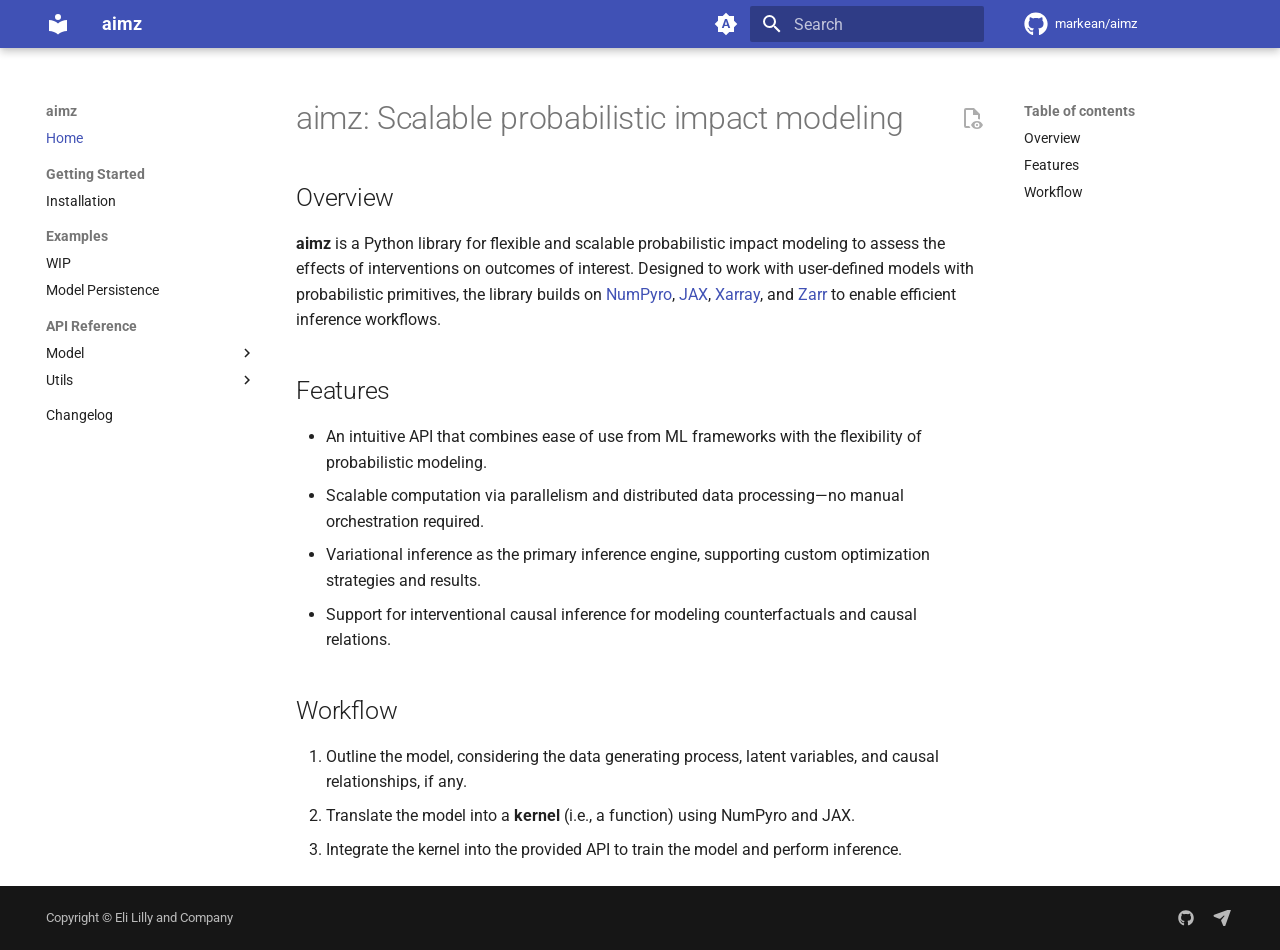
<file: index.html>
<!doctype html>
<html lang="en" class="no-js">
  <head>
    
      <meta charset="utf-8">
      <meta name="viewport" content="width=device-width,initial-scale=1">
      
      
        <meta name="author" content="Eunseop Kim">
      
      
        <link rel="canonical" href="https://markean.github.io/aimz/">
      
      
      
        <link rel="next" href="installation/">
      
      
      <link rel="icon" href="assets/images/favicon.png">
      <meta name="generator" content="mkdocs-1.6.1, mkdocs-material-9.6.18">
    
    
      
        <title>aimz</title>
      
    
    
      <link rel="stylesheet" href="assets/stylesheets/main.7e37652d.min.css">
      
        
        <link rel="stylesheet" href="assets/stylesheets/palette.06af60db.min.css">
      
      


    
    
      
    
    
      
        
        
        <link rel="preconnect" href="https://fonts.gstatic.com" crossorigin>
        <link rel="stylesheet" href="https://fonts.googleapis.com/css?family=Roboto:300,300i,400,400i,700,700i%7CRoboto+Mono:400,400i,700,700i&display=fallback">
        <style>:root{--md-text-font:"Roboto";--md-code-font:"Roboto Mono"}</style>
      
    
    
      <link rel="stylesheet" href="assets/_mkdocstrings.css">
    
    <script>__md_scope=new URL(".",location),__md_hash=e=>[...e].reduce(((e,_)=>(e<<5)-e+_.charCodeAt(0)),0),__md_get=(e,_=localStorage,t=__md_scope)=>JSON.parse(_.getItem(t.pathname+"."+e)),__md_set=(e,_,t=localStorage,a=__md_scope)=>{try{t.setItem(a.pathname+"."+e,JSON.stringify(_))}catch(e){}}</script>
    
      

    
    
    
  </head>
  
  
    
    
      
    
    
    
    
    <body dir="ltr" data-md-color-scheme="default" data-md-color-primary="indigo" data-md-color-accent="indigo">
  
    
    <input class="md-toggle" data-md-toggle="drawer" type="checkbox" id="__drawer" autocomplete="off">
    <input class="md-toggle" data-md-toggle="search" type="checkbox" id="__search" autocomplete="off">
    <label class="md-overlay" for="__drawer"></label>
    <div data-md-component="skip">
      
        
        <a href="#aimz-scalable-probabilistic-impact-modeling" class="md-skip">
          Skip to content
        </a>
      
    </div>
    <div data-md-component="announce">
      
    </div>
    
    
      

  

<header class="md-header md-header--shadow" data-md-component="header">
  <nav class="md-header__inner md-grid" aria-label="Header">
    <a href="." title="aimz" class="md-header__button md-logo" aria-label="aimz" data-md-component="logo">
      
  
  <svg xmlns="http://www.w3.org/2000/svg" viewBox="0 0 24 24"><path d="M12 8a3 3 0 0 0 3-3 3 3 0 0 0-3-3 3 3 0 0 0-3 3 3 3 0 0 0 3 3m0 3.54C9.64 9.35 6.5 8 3 8v11c3.5 0 6.64 1.35 9 3.54 2.36-2.19 5.5-3.54 9-3.54V8c-3.5 0-6.64 1.35-9 3.54"/></svg>

    </a>
    <label class="md-header__button md-icon" for="__drawer">
      
      <svg xmlns="http://www.w3.org/2000/svg" viewBox="0 0 24 24"><path d="M3 6h18v2H3zm0 5h18v2H3zm0 5h18v2H3z"/></svg>
    </label>
    <div class="md-header__title" data-md-component="header-title">
      <div class="md-header__ellipsis">
        <div class="md-header__topic">
          <span class="md-ellipsis">
            aimz
          </span>
        </div>
        <div class="md-header__topic" data-md-component="header-topic">
          <span class="md-ellipsis">
            
              Home
            
          </span>
        </div>
      </div>
    </div>
    
      
        <form class="md-header__option" data-md-component="palette">
  
    
    
    
    <input class="md-option" data-md-color-media="(prefers-color-scheme)" data-md-color-scheme="default" data-md-color-primary="indigo" data-md-color-accent="indigo"  aria-label="Switch to light mode"  type="radio" name="__palette" id="__palette_0">
    
      <label class="md-header__button md-icon" title="Switch to light mode" for="__palette_1" hidden>
        <svg xmlns="http://www.w3.org/2000/svg" viewBox="0 0 24 24"><path d="m14.3 16-.7-2h-3.2l-.7 2H7.8L11 7h2l3.2 9zM20 8.69V4h-4.69L12 .69 8.69 4H4v4.69L.69 12 4 15.31V20h4.69L12 23.31 15.31 20H20v-4.69L23.31 12zm-9.15 3.96h2.3L12 9z"/></svg>
      </label>
    
  
    
    
    
    <input class="md-option" data-md-color-media="(prefers-color-scheme: light)" data-md-color-scheme="default" data-md-color-primary="indigo" data-md-color-accent="indigo"  aria-label="Switch to dark mode"  type="radio" name="__palette" id="__palette_1">
    
      <label class="md-header__button md-icon" title="Switch to dark mode" for="__palette_2" hidden>
        <svg xmlns="http://www.w3.org/2000/svg" viewBox="0 0 24 24"><path d="M17 7H7a5 5 0 0 0-5 5 5 5 0 0 0 5 5h10a5 5 0 0 0 5-5 5 5 0 0 0-5-5m0 8a3 3 0 0 1-3-3 3 3 0 0 1 3-3 3 3 0 0 1 3 3 3 3 0 0 1-3 3"/></svg>
      </label>
    
  
    
    
    
    <input class="md-option" data-md-color-media="(prefers-color-scheme: dark)" data-md-color-scheme="slate" data-md-color-primary="black" data-md-color-accent="indigo"  aria-label="Switch to system preference"  type="radio" name="__palette" id="__palette_2">
    
      <label class="md-header__button md-icon" title="Switch to system preference" for="__palette_0" hidden>
        <svg xmlns="http://www.w3.org/2000/svg" viewBox="0 0 24 24"><path d="M17 6H7c-3.31 0-6 2.69-6 6s2.69 6 6 6h10c3.31 0 6-2.69 6-6s-2.69-6-6-6m0 10H7c-2.21 0-4-1.79-4-4s1.79-4 4-4h10c2.21 0 4 1.79 4 4s-1.79 4-4 4M7 9c-1.66 0-3 1.34-3 3s1.34 3 3 3 3-1.34 3-3-1.34-3-3-3"/></svg>
      </label>
    
  
</form>
      
    
    
      <script>var palette=__md_get("__palette");if(palette&&palette.color){if("(prefers-color-scheme)"===palette.color.media){var media=matchMedia("(prefers-color-scheme: light)"),input=document.querySelector(media.matches?"[data-md-color-media='(prefers-color-scheme: light)']":"[data-md-color-media='(prefers-color-scheme: dark)']");palette.color.media=input.getAttribute("data-md-color-media"),palette.color.scheme=input.getAttribute("data-md-color-scheme"),palette.color.primary=input.getAttribute("data-md-color-primary"),palette.color.accent=input.getAttribute("data-md-color-accent")}for(var[key,value]of Object.entries(palette.color))document.body.setAttribute("data-md-color-"+key,value)}</script>
    
    
    
      
      
        <label class="md-header__button md-icon" for="__search">
          
          <svg xmlns="http://www.w3.org/2000/svg" viewBox="0 0 24 24"><path d="M9.5 3A6.5 6.5 0 0 1 16 9.5c0 1.61-.59 3.09-1.56 4.23l.27.27h.79l5 5-1.5 1.5-5-5v-.79l-.27-.27A6.52 6.52 0 0 1 9.5 16 6.5 6.5 0 0 1 3 9.5 6.5 6.5 0 0 1 9.5 3m0 2C7 5 5 7 5 9.5S7 14 9.5 14 14 12 14 9.5 12 5 9.5 5"/></svg>
        </label>
        <div class="md-search" data-md-component="search" role="dialog">
  <label class="md-search__overlay" for="__search"></label>
  <div class="md-search__inner" role="search">
    <form class="md-search__form" name="search">
      <input type="text" class="md-search__input" name="query" aria-label="Search" placeholder="Search" autocapitalize="off" autocorrect="off" autocomplete="off" spellcheck="false" data-md-component="search-query" required>
      <label class="md-search__icon md-icon" for="__search">
        
        <svg xmlns="http://www.w3.org/2000/svg" viewBox="0 0 24 24"><path d="M9.5 3A6.5 6.5 0 0 1 16 9.5c0 1.61-.59 3.09-1.56 4.23l.27.27h.79l5 5-1.5 1.5-5-5v-.79l-.27-.27A6.52 6.52 0 0 1 9.5 16 6.5 6.5 0 0 1 3 9.5 6.5 6.5 0 0 1 9.5 3m0 2C7 5 5 7 5 9.5S7 14 9.5 14 14 12 14 9.5 12 5 9.5 5"/></svg>
        
        <svg xmlns="http://www.w3.org/2000/svg" viewBox="0 0 24 24"><path d="M20 11v2H8l5.5 5.5-1.42 1.42L4.16 12l7.92-7.92L13.5 5.5 8 11z"/></svg>
      </label>
      <nav class="md-search__options" aria-label="Search">
        
          <a href="javascript:void(0)" class="md-search__icon md-icon" title="Share" aria-label="Share" data-clipboard data-clipboard-text="" data-md-component="search-share" tabindex="-1">
            
            <svg xmlns="http://www.w3.org/2000/svg" viewBox="0 0 24 24"><path d="M18 16.08c-.76 0-1.44.3-1.96.77L8.91 12.7c.05-.23.09-.46.09-.7s-.04-.47-.09-.7l7.05-4.11c.54.5 1.25.81 2.04.81a3 3 0 0 0 3-3 3 3 0 0 0-3-3 3 3 0 0 0-3 3c0 .24.04.47.09.7L8.04 9.81C7.5 9.31 6.79 9 6 9a3 3 0 0 0-3 3 3 3 0 0 0 3 3c.79 0 1.5-.31 2.04-.81l7.12 4.15c-.05.21-.08.43-.08.66 0 1.61 1.31 2.91 2.92 2.91s2.92-1.3 2.92-2.91A2.92 2.92 0 0 0 18 16.08"/></svg>
          </a>
        
        <button type="reset" class="md-search__icon md-icon" title="Clear" aria-label="Clear" tabindex="-1">
          
          <svg xmlns="http://www.w3.org/2000/svg" viewBox="0 0 24 24"><path d="M19 6.41 17.59 5 12 10.59 6.41 5 5 6.41 10.59 12 5 17.59 6.41 19 12 13.41 17.59 19 19 17.59 13.41 12z"/></svg>
        </button>
      </nav>
      
        <div class="md-search__suggest" data-md-component="search-suggest"></div>
      
    </form>
    <div class="md-search__output">
      <div class="md-search__scrollwrap" tabindex="0" data-md-scrollfix>
        <div class="md-search-result" data-md-component="search-result">
          <div class="md-search-result__meta">
            Initializing search
          </div>
          <ol class="md-search-result__list" role="presentation"></ol>
        </div>
      </div>
    </div>
  </div>
</div>
      
    
    
      <div class="md-header__source">
        <a href="https://github.com/markean/aimz" title="Go to repository" class="md-source" data-md-component="source">
  <div class="md-source__icon md-icon">
    
    <svg xmlns="http://www.w3.org/2000/svg" viewBox="0 0 512 512"><!--! Font Awesome Free 7.0.0 by @fontawesome - https://fontawesome.com License - https://fontawesome.com/license/free (Icons: CC BY 4.0, Fonts: SIL OFL 1.1, Code: MIT License) Copyright 2025 Fonticons, Inc.--><path fill="currentColor" d="M173.9 397.4c0 2-2.3 3.6-5.2 3.6-3.3.3-5.6-1.3-5.6-3.6 0-2 2.3-3.6 5.2-3.6 3-.3 5.6 1.3 5.6 3.6m-31.1-4.5c-.7 2 1.3 4.3 4.3 4.9 2.6 1 5.6 0 6.2-2s-1.3-4.3-4.3-5.2c-2.6-.7-5.5.3-6.2 2.3m44.2-1.7c-2.9.7-4.9 2.6-4.6 4.9.3 2 2.9 3.3 5.9 2.6 2.9-.7 4.9-2.6 4.6-4.6-.3-1.9-3-3.2-5.9-2.9M252.8 8C114.1 8 8 113.3 8 252c0 110.9 69.8 205.8 169.5 239.2 12.8 2.3 17.3-5.6 17.3-12.1 0-6.2-.3-40.4-.3-61.4 0 0-70 15-84.7-29.8 0 0-11.4-29.1-27.8-36.6 0 0-22.9-15.7 1.6-15.4 0 0 24.9 2 38.6 25.8 21.9 38.6 58.6 27.5 72.9 20.9 2.3-16 8.8-27.1 16-33.7-55.9-6.2-112.3-14.3-112.3-110.5 0-27.5 7.6-41.3 23.6-58.9-2.6-6.5-11.1-33.3 2.6-67.9 20.9-6.5 69 27 69 27 20-5.6 41.5-8.5 62.8-8.5s42.8 2.9 62.8 8.5c0 0 48.1-33.6 69-27 13.7 34.7 5.2 61.4 2.6 67.9 16 17.7 25.8 31.5 25.8 58.9 0 96.5-58.9 104.2-114.8 110.5 9.2 7.9 17 22.9 17 46.4 0 33.7-.3 75.4-.3 83.6 0 6.5 4.6 14.4 17.3 12.1C436.2 457.8 504 362.9 504 252 504 113.3 391.5 8 252.8 8M105.2 352.9c-1.3 1-1 3.3.7 5.2 1.6 1.6 3.9 2.3 5.2 1 1.3-1 1-3.3-.7-5.2-1.6-1.6-3.9-2.3-5.2-1m-10.8-8.1c-.7 1.3.3 2.9 2.3 3.9 1.6 1 3.6.7 4.3-.7.7-1.3-.3-2.9-2.3-3.9-2-.6-3.6-.3-4.3.7m32.4 35.6c-1.6 1.3-1 4.3 1.3 6.2 2.3 2.3 5.2 2.6 6.5 1 1.3-1.3.7-4.3-1.3-6.2-2.2-2.3-5.2-2.6-6.5-1m-11.4-14.7c-1.6 1-1.6 3.6 0 5.9s4.3 3.3 5.6 2.3c1.6-1.3 1.6-3.9 0-6.2-1.4-2.3-4-3.3-5.6-2"/></svg>
  </div>
  <div class="md-source__repository">
    markean/aimz
  </div>
</a>
      </div>
    
  </nav>
  
</header>
    
    <div class="md-container" data-md-component="container">
      
      
        
          
        
      
      <main class="md-main" data-md-component="main">
        <div class="md-main__inner md-grid">
          
            
              
              <div class="md-sidebar md-sidebar--primary" data-md-component="sidebar" data-md-type="navigation" >
                <div class="md-sidebar__scrollwrap">
                  <div class="md-sidebar__inner">
                    



<nav class="md-nav md-nav--primary" aria-label="Navigation" data-md-level="0">
  <label class="md-nav__title" for="__drawer">
    <a href="." title="aimz" class="md-nav__button md-logo" aria-label="aimz" data-md-component="logo">
      
  
  <svg xmlns="http://www.w3.org/2000/svg" viewBox="0 0 24 24"><path d="M12 8a3 3 0 0 0 3-3 3 3 0 0 0-3-3 3 3 0 0 0-3 3 3 3 0 0 0 3 3m0 3.54C9.64 9.35 6.5 8 3 8v11c3.5 0 6.64 1.35 9 3.54 2.36-2.19 5.5-3.54 9-3.54V8c-3.5 0-6.64 1.35-9 3.54"/></svg>

    </a>
    aimz
  </label>
  
    <div class="md-nav__source">
      <a href="https://github.com/markean/aimz" title="Go to repository" class="md-source" data-md-component="source">
  <div class="md-source__icon md-icon">
    
    <svg xmlns="http://www.w3.org/2000/svg" viewBox="0 0 512 512"><!--! Font Awesome Free 7.0.0 by @fontawesome - https://fontawesome.com License - https://fontawesome.com/license/free (Icons: CC BY 4.0, Fonts: SIL OFL 1.1, Code: MIT License) Copyright 2025 Fonticons, Inc.--><path fill="currentColor" d="M173.9 397.4c0 2-2.3 3.6-5.2 3.6-3.3.3-5.6-1.3-5.6-3.6 0-2 2.3-3.6 5.2-3.6 3-.3 5.6 1.3 5.6 3.6m-31.1-4.5c-.7 2 1.3 4.3 4.3 4.9 2.6 1 5.6 0 6.2-2s-1.3-4.3-4.3-5.2c-2.6-.7-5.5.3-6.2 2.3m44.2-1.7c-2.9.7-4.9 2.6-4.6 4.9.3 2 2.9 3.3 5.9 2.6 2.9-.7 4.9-2.6 4.6-4.6-.3-1.9-3-3.2-5.9-2.9M252.8 8C114.1 8 8 113.3 8 252c0 110.9 69.8 205.8 169.5 239.2 12.8 2.3 17.3-5.6 17.3-12.1 0-6.2-.3-40.4-.3-61.4 0 0-70 15-84.7-29.8 0 0-11.4-29.1-27.8-36.6 0 0-22.9-15.7 1.6-15.4 0 0 24.9 2 38.6 25.8 21.9 38.6 58.6 27.5 72.9 20.9 2.3-16 8.8-27.1 16-33.7-55.9-6.2-112.3-14.3-112.3-110.5 0-27.5 7.6-41.3 23.6-58.9-2.6-6.5-11.1-33.3 2.6-67.9 20.9-6.5 69 27 69 27 20-5.6 41.5-8.5 62.8-8.5s42.8 2.9 62.8 8.5c0 0 48.1-33.6 69-27 13.7 34.7 5.2 61.4 2.6 67.9 16 17.7 25.8 31.5 25.8 58.9 0 96.5-58.9 104.2-114.8 110.5 9.2 7.9 17 22.9 17 46.4 0 33.7-.3 75.4-.3 83.6 0 6.5 4.6 14.4 17.3 12.1C436.2 457.8 504 362.9 504 252 504 113.3 391.5 8 252.8 8M105.2 352.9c-1.3 1-1 3.3.7 5.2 1.6 1.6 3.9 2.3 5.2 1 1.3-1 1-3.3-.7-5.2-1.6-1.6-3.9-2.3-5.2-1m-10.8-8.1c-.7 1.3.3 2.9 2.3 3.9 1.6 1 3.6.7 4.3-.7.7-1.3-.3-2.9-2.3-3.9-2-.6-3.6-.3-4.3.7m32.4 35.6c-1.6 1.3-1 4.3 1.3 6.2 2.3 2.3 5.2 2.6 6.5 1 1.3-1.3.7-4.3-1.3-6.2-2.2-2.3-5.2-2.6-6.5-1m-11.4-14.7c-1.6 1-1.6 3.6 0 5.9s4.3 3.3 5.6 2.3c1.6-1.3 1.6-3.9 0-6.2-1.4-2.3-4-3.3-5.6-2"/></svg>
  </div>
  <div class="md-source__repository">
    markean/aimz
  </div>
</a>
    </div>
  
  <ul class="md-nav__list" data-md-scrollfix>
    
      
      
  
  
    
  
  
  
    <li class="md-nav__item md-nav__item--active">
      
      <input class="md-nav__toggle md-toggle" type="checkbox" id="__toc">
      
      
        
      
      
        <label class="md-nav__link md-nav__link--active" for="__toc">
          
  
  
  <span class="md-ellipsis">
    Home
    
  </span>
  

          <span class="md-nav__icon md-icon"></span>
        </label>
      
      <a href="." class="md-nav__link md-nav__link--active">
        
  
  
  <span class="md-ellipsis">
    Home
    
  </span>
  

      </a>
      
        

<nav class="md-nav md-nav--secondary" aria-label="Table of contents">
  
  
  
    
  
  
    <label class="md-nav__title" for="__toc">
      <span class="md-nav__icon md-icon"></span>
      Table of contents
    </label>
    <ul class="md-nav__list" data-md-component="toc" data-md-scrollfix>
      
        <li class="md-nav__item">
  <a href="#overview" class="md-nav__link">
    <span class="md-ellipsis">
      Overview
    </span>
  </a>
  
</li>
      
        <li class="md-nav__item">
  <a href="#features" class="md-nav__link">
    <span class="md-ellipsis">
      Features
    </span>
  </a>
  
</li>
      
        <li class="md-nav__item">
  <a href="#workflow" class="md-nav__link">
    <span class="md-ellipsis">
      Workflow
    </span>
  </a>
  
</li>
      
    </ul>
  
</nav>
      
    </li>
  

    
      
      
  
  
  
  
    
    
      
        
      
    
    
    
      
        
        
      
    
    
    <li class="md-nav__item md-nav__item--section md-nav__item--nested">
      
        
        
        <input class="md-nav__toggle md-toggle " type="checkbox" id="__nav_2" >
        
          
          <label class="md-nav__link" for="__nav_2" id="__nav_2_label" tabindex="">
            
  
  
  <span class="md-ellipsis">
    Getting Started
    
  </span>
  

            <span class="md-nav__icon md-icon"></span>
          </label>
        
        <nav class="md-nav" data-md-level="1" aria-labelledby="__nav_2_label" aria-expanded="false">
          <label class="md-nav__title" for="__nav_2">
            <span class="md-nav__icon md-icon"></span>
            Getting Started
          </label>
          <ul class="md-nav__list" data-md-scrollfix>
            
              
                
  
  
  
  
    <li class="md-nav__item">
      <a href="installation/" class="md-nav__link">
        
  
  
  <span class="md-ellipsis">
    Installation
    
  </span>
  

      </a>
    </li>
  

              
            
          </ul>
        </nav>
      
    </li>
  

    
      
      
  
  
  
  
    
    
      
        
      
        
      
    
    
    
      
        
        
      
    
    
    <li class="md-nav__item md-nav__item--section md-nav__item--nested">
      
        
        
        <input class="md-nav__toggle md-toggle " type="checkbox" id="__nav_3" >
        
          
          <label class="md-nav__link" for="__nav_3" id="__nav_3_label" tabindex="">
            
  
  
  <span class="md-ellipsis">
    Examples
    
  </span>
  

            <span class="md-nav__icon md-icon"></span>
          </label>
        
        <nav class="md-nav" data-md-level="1" aria-labelledby="__nav_3_label" aria-expanded="false">
          <label class="md-nav__title" for="__nav_3">
            <span class="md-nav__icon md-icon"></span>
            Examples
          </label>
          <ul class="md-nav__list" data-md-scrollfix>
            
              
                
  
  
  
  
    <li class="md-nav__item">
      <a href="wip/" class="md-nav__link">
        
  
  
  <span class="md-ellipsis">
    WIP
    
  </span>
  

      </a>
    </li>
  

              
            
              
                
  
  
  
  
    <li class="md-nav__item">
      <a href="model_persistence/" class="md-nav__link">
        
  
  
  <span class="md-ellipsis">
    Model Persistence
    
  </span>
  

      </a>
    </li>
  

              
            
          </ul>
        </nav>
      
    </li>
  

    
      
      
  
  
  
  
    
    
      
        
      
        
      
    
    
    
      
        
        
      
    
    
    <li class="md-nav__item md-nav__item--section md-nav__item--nested">
      
        
        
        <input class="md-nav__toggle md-toggle " type="checkbox" id="__nav_4" >
        
          
          <label class="md-nav__link" for="__nav_4" id="__nav_4_label" tabindex="">
            
  
  
  <span class="md-ellipsis">
    API Reference
    
  </span>
  

            <span class="md-nav__icon md-icon"></span>
          </label>
        
        <nav class="md-nav" data-md-level="1" aria-labelledby="__nav_4_label" aria-expanded="false">
          <label class="md-nav__title" for="__nav_4">
            <span class="md-nav__icon md-icon"></span>
            API Reference
          </label>
          <ul class="md-nav__list" data-md-scrollfix>
            
              
                
  
  
  
  
    
    
      
        
      
    
    
    
      
    
    
    <li class="md-nav__item md-nav__item--nested">
      
        
        
        <input class="md-nav__toggle md-toggle " type="checkbox" id="__nav_4_1" >
        
          
          <label class="md-nav__link" for="__nav_4_1" id="__nav_4_1_label" tabindex="0">
            
  
  
  <span class="md-ellipsis">
    Model
    
  </span>
  

            <span class="md-nav__icon md-icon"></span>
          </label>
        
        <nav class="md-nav" data-md-level="2" aria-labelledby="__nav_4_1_label" aria-expanded="false">
          <label class="md-nav__title" for="__nav_4_1">
            <span class="md-nav__icon md-icon"></span>
            Model
          </label>
          <ul class="md-nav__list" data-md-scrollfix>
            
              
                
  
  
  
  
    <li class="md-nav__item">
      <a href="impact_model/" class="md-nav__link">
        
  
  
  <span class="md-ellipsis">
    ImpactModel
    
  </span>
  

      </a>
    </li>
  

              
            
          </ul>
        </nav>
      
    </li>
  

              
            
              
                
  
  
  
  
    
    
      
        
      
    
    
    
      
    
    
    <li class="md-nav__item md-nav__item--nested">
      
        
        
        <input class="md-nav__toggle md-toggle " type="checkbox" id="__nav_4_2" >
        
          
          <label class="md-nav__link" for="__nav_4_2" id="__nav_4_2_label" tabindex="0">
            
  
  
  <span class="md-ellipsis">
    Utils
    
  </span>
  

            <span class="md-nav__icon md-icon"></span>
          </label>
        
        <nav class="md-nav" data-md-level="2" aria-labelledby="__nav_4_2_label" aria-expanded="false">
          <label class="md-nav__title" for="__nav_4_2">
            <span class="md-nav__icon md-icon"></span>
            Utils
          </label>
          <ul class="md-nav__list" data-md-scrollfix>
            
              
                
  
  
  
  
    
    
      
        
      
        
      
    
    
    
      
    
    
    <li class="md-nav__item md-nav__item--nested">
      
        
        
        <input class="md-nav__toggle md-toggle " type="checkbox" id="__nav_4_2_1" >
        
          
          <label class="md-nav__link" for="__nav_4_2_1" id="__nav_4_2_1_label" tabindex="0">
            
  
  
  <span class="md-ellipsis">
    Data
    
  </span>
  

            <span class="md-nav__icon md-icon"></span>
          </label>
        
        <nav class="md-nav" data-md-level="3" aria-labelledby="__nav_4_2_1_label" aria-expanded="false">
          <label class="md-nav__title" for="__nav_4_2_1">
            <span class="md-nav__icon md-icon"></span>
            Data
          </label>
          <ul class="md-nav__list" data-md-scrollfix>
            
              
                
  
  
  
  
    <li class="md-nav__item">
      <a href="array_dataset/" class="md-nav__link">
        
  
  
  <span class="md-ellipsis">
    ArrayDataset
    
  </span>
  

      </a>
    </li>
  

              
            
              
                
  
  
  
  
    <li class="md-nav__item">
      <a href="array_loader/" class="md-nav__link">
        
  
  
  <span class="md-ellipsis">
    ArrayLoader
    
  </span>
  

      </a>
    </li>
  

              
            
          </ul>
        </nav>
      
    </li>
  

              
            
          </ul>
        </nav>
      
    </li>
  

              
            
          </ul>
        </nav>
      
    </li>
  

    
      
      
  
  
  
  
    <li class="md-nav__item">
      <a href="changelog/" class="md-nav__link">
        
  
  
  <span class="md-ellipsis">
    Changelog
    
  </span>
  

      </a>
    </li>
  

    
  </ul>
</nav>
                  </div>
                </div>
              </div>
            
            
              
              <div class="md-sidebar md-sidebar--secondary" data-md-component="sidebar" data-md-type="toc" >
                <div class="md-sidebar__scrollwrap">
                  <div class="md-sidebar__inner">
                    

<nav class="md-nav md-nav--secondary" aria-label="Table of contents">
  
  
  
    
  
  
    <label class="md-nav__title" for="__toc">
      <span class="md-nav__icon md-icon"></span>
      Table of contents
    </label>
    <ul class="md-nav__list" data-md-component="toc" data-md-scrollfix>
      
        <li class="md-nav__item">
  <a href="#overview" class="md-nav__link">
    <span class="md-ellipsis">
      Overview
    </span>
  </a>
  
</li>
      
        <li class="md-nav__item">
  <a href="#features" class="md-nav__link">
    <span class="md-ellipsis">
      Features
    </span>
  </a>
  
</li>
      
        <li class="md-nav__item">
  <a href="#workflow" class="md-nav__link">
    <span class="md-ellipsis">
      Workflow
    </span>
  </a>
  
</li>
      
    </ul>
  
</nav>
                  </div>
                </div>
              </div>
            
          
          
            <div class="md-content" data-md-component="content">
              <article class="md-content__inner md-typeset">
                
                  


  
  
    
      
    
    <a href="https://github.com/markean/aimz/raw/master/docs/index.md" title="View source of this page" class="md-content__button md-icon">
      
      <svg xmlns="http://www.w3.org/2000/svg" viewBox="0 0 24 24"><path d="M17 18c.56 0 1 .44 1 1s-.44 1-1 1-1-.44-1-1 .44-1 1-1m0-3c-2.73 0-5.06 1.66-6 4 .94 2.34 3.27 4 6 4s5.06-1.66 6-4c-.94-2.34-3.27-4-6-4m0 6.5a2.5 2.5 0 0 1-2.5-2.5 2.5 2.5 0 0 1 2.5-2.5 2.5 2.5 0 0 1 2.5 2.5 2.5 2.5 0 0 1-2.5 2.5M9.27 20H6V4h7v5h5v4.07c.7.08 1.36.25 2 .49V8l-6-6H6a2 2 0 0 0-2 2v16a2 2 0 0 0 2 2h4.5a8.2 8.2 0 0 1-1.23-2"/></svg>
    </a>
  


<h1 id="aimz-scalable-probabilistic-impact-modeling">aimz: Scalable probabilistic impact modeling<a class="headerlink" href="#aimz-scalable-probabilistic-impact-modeling" title="Permanent link">&para;</a></h1>
<h2 id="overview">Overview<a class="headerlink" href="#overview" title="Permanent link">&para;</a></h2>
<p><strong>aimz</strong> is a Python library for flexible and scalable probabilistic impact modeling to assess the effects of interventions on outcomes of interest.
Designed to work with user-defined models with probabilistic primitives, the library builds on <a href="https://num.pyro.ai/en/stable/">NumPyro</a>, <a href="https://jax.readthedocs.io/en/latest/">JAX</a>, <a href="https://xarray.dev/">Xarray</a>, and <a href="https://zarr.readthedocs.io/en/stable/">Zarr</a> to enable efficient inference workflows.</p>
<h2 id="features">Features<a class="headerlink" href="#features" title="Permanent link">&para;</a></h2>
<ul>
<li>An intuitive API that combines ease of use from ML frameworks with the flexibility of probabilistic modeling.</li>
<li>Scalable computation via parallelism and distributed data processing—no manual orchestration required.</li>
<li>Variational inference as the primary inference engine, supporting custom optimization strategies and results.</li>
<li>Support for interventional causal inference for modeling counterfactuals and causal relations.</li>
</ul>
<h2 id="workflow">Workflow<a class="headerlink" href="#workflow" title="Permanent link">&para;</a></h2>
<ol>
<li>Outline the model, considering the data generating process, latent variables, and causal relationships, if any.</li>
<li>Translate the model into a <strong>kernel</strong> (i.e., a function) using NumPyro and JAX.</li>
<li>Integrate the kernel into the provided API to train the model and perform inference.</li>
</ol>












                
              </article>
            </div>
          
          
<script>var target=document.getElementById(location.hash.slice(1));target&&target.name&&(target.checked=target.name.startsWith("__tabbed_"))</script>
        </div>
        
          <button type="button" class="md-top md-icon" data-md-component="top" hidden>
  
  <svg xmlns="http://www.w3.org/2000/svg" viewBox="0 0 24 24"><path d="M13 20h-2V8l-5.5 5.5-1.42-1.42L12 4.16l7.92 7.92-1.42 1.42L13 8z"/></svg>
  Back to top
</button>
        
      </main>
      
        <footer class="md-footer">
  
  <div class="md-footer-meta md-typeset">
    <div class="md-footer-meta__inner md-grid">
      <div class="md-copyright">
  
    <div class="md-copyright__highlight">
      Copyright &copy; Eli Lilly and Company
    </div>
  
  
</div>
      
        
<div class="md-social">
  
    
    
    
    
      
      
    
    <a href="https://github.com/markean/aimz" target="_blank" rel="noopener" title="github.com" class="md-social__link">
      <svg xmlns="http://www.w3.org/2000/svg" viewBox="0 0 512 512"><!--! Font Awesome Free 7.0.0 by @fontawesome - https://fontawesome.com License - https://fontawesome.com/license/free (Icons: CC BY 4.0, Fonts: SIL OFL 1.1, Code: MIT License) Copyright 2025 Fonticons, Inc.--><path fill="currentColor" d="M173.9 397.4c0 2-2.3 3.6-5.2 3.6-3.3.3-5.6-1.3-5.6-3.6 0-2 2.3-3.6 5.2-3.6 3-.3 5.6 1.3 5.6 3.6m-31.1-4.5c-.7 2 1.3 4.3 4.3 4.9 2.6 1 5.6 0 6.2-2s-1.3-4.3-4.3-5.2c-2.6-.7-5.5.3-6.2 2.3m44.2-1.7c-2.9.7-4.9 2.6-4.6 4.9.3 2 2.9 3.3 5.9 2.6 2.9-.7 4.9-2.6 4.6-4.6-.3-1.9-3-3.2-5.9-2.9M252.8 8C114.1 8 8 113.3 8 252c0 110.9 69.8 205.8 169.5 239.2 12.8 2.3 17.3-5.6 17.3-12.1 0-6.2-.3-40.4-.3-61.4 0 0-70 15-84.7-29.8 0 0-11.4-29.1-27.8-36.6 0 0-22.9-15.7 1.6-15.4 0 0 24.9 2 38.6 25.8 21.9 38.6 58.6 27.5 72.9 20.9 2.3-16 8.8-27.1 16-33.7-55.9-6.2-112.3-14.3-112.3-110.5 0-27.5 7.6-41.3 23.6-58.9-2.6-6.5-11.1-33.3 2.6-67.9 20.9-6.5 69 27 69 27 20-5.6 41.5-8.5 62.8-8.5s42.8 2.9 62.8 8.5c0 0 48.1-33.6 69-27 13.7 34.7 5.2 61.4 2.6 67.9 16 17.7 25.8 31.5 25.8 58.9 0 96.5-58.9 104.2-114.8 110.5 9.2 7.9 17 22.9 17 46.4 0 33.7-.3 75.4-.3 83.6 0 6.5 4.6 14.4 17.3 12.1C436.2 457.8 504 362.9 504 252 504 113.3 391.5 8 252.8 8M105.2 352.9c-1.3 1-1 3.3.7 5.2 1.6 1.6 3.9 2.3 5.2 1 1.3-1 1-3.3-.7-5.2-1.6-1.6-3.9-2.3-5.2-1m-10.8-8.1c-.7 1.3.3 2.9 2.3 3.9 1.6 1 3.6.7 4.3-.7.7-1.3-.3-2.9-2.3-3.9-2-.6-3.6-.3-4.3.7m32.4 35.6c-1.6 1.3-1 4.3 1.3 6.2 2.3 2.3 5.2 2.6 6.5 1 1.3-1.3.7-4.3-1.3-6.2-2.2-2.3-5.2-2.6-6.5-1m-11.4-14.7c-1.6 1-1.6 3.6 0 5.9s4.3 3.3 5.6 2.3c1.6-1.3 1.6-3.9 0-6.2-1.4-2.3-4-3.3-5.6-2"/></svg>
    </a>
  
    
    
    
    
    <a href="mailto:markean@pm.me" target="_blank" rel="noopener" title="" class="md-social__link">
      <svg xmlns="http://www.w3.org/2000/svg" viewBox="0 0 576 512"><!--! Font Awesome Free 7.0.0 by @fontawesome - https://fontawesome.com License - https://fontawesome.com/license/free (Icons: CC BY 4.0, Fonts: SIL OFL 1.1, Code: MIT License) Copyright 2025 Fonticons, Inc.--><path fill="currentColor" d="M536.4-26.3c9.8-3.5 20.6-1 28 6.3s9.8 18.2 6.3 28l-178 496.9c-5 13.9-18.1 23.1-32.8 23.1-14.2 0-27-8.6-32.3-21.7l-64.2-158c-4.5-11-2.5-23.6 5.2-32.6l94.5-112.4c5.1-6.1 4.7-15-.9-20.6s-14.6-6-20.6-.9l-112.4 94.3c-9.1 7.6-21.6 9.6-32.6 5.2L38.1 216.8c-13.1-5.3-21.7-18.1-21.7-32.3 0-14.7 9.2-27.8 23.1-32.8z"/></svg>
    </a>
  
</div>
      
    </div>
  </div>
</footer>
      
    </div>
    <div class="md-dialog" data-md-component="dialog">
      <div class="md-dialog__inner md-typeset"></div>
    </div>
    
      <div class="md-progress" data-md-component="progress" role="progressbar"></div>
    
    
    
      
      <script id="__config" type="application/json">{"base": ".", "features": ["announce.dismiss", "content.code.copy", "content.action.view", "header.autohide", "navigation.tracking", "navigation.sections", "navigation.indexes", "navigation.path", "navigation.instant", "navigation.instant.progress", "navigation.top", "search.suggest", "search.share"], "search": "assets/javascripts/workers/search.973d3a69.min.js", "tags": null, "translations": {"clipboard.copied": "Copied to clipboard", "clipboard.copy": "Copy to clipboard", "search.result.more.one": "1 more on this page", "search.result.more.other": "# more on this page", "search.result.none": "No matching documents", "search.result.one": "1 matching document", "search.result.other": "# matching documents", "search.result.placeholder": "Type to start searching", "search.result.term.missing": "Missing", "select.version": "Select version"}, "version": null}</script>
    
    
      <script src="assets/javascripts/bundle.92b07e13.min.js"></script>
      
    
  </body>
</html>
</file>
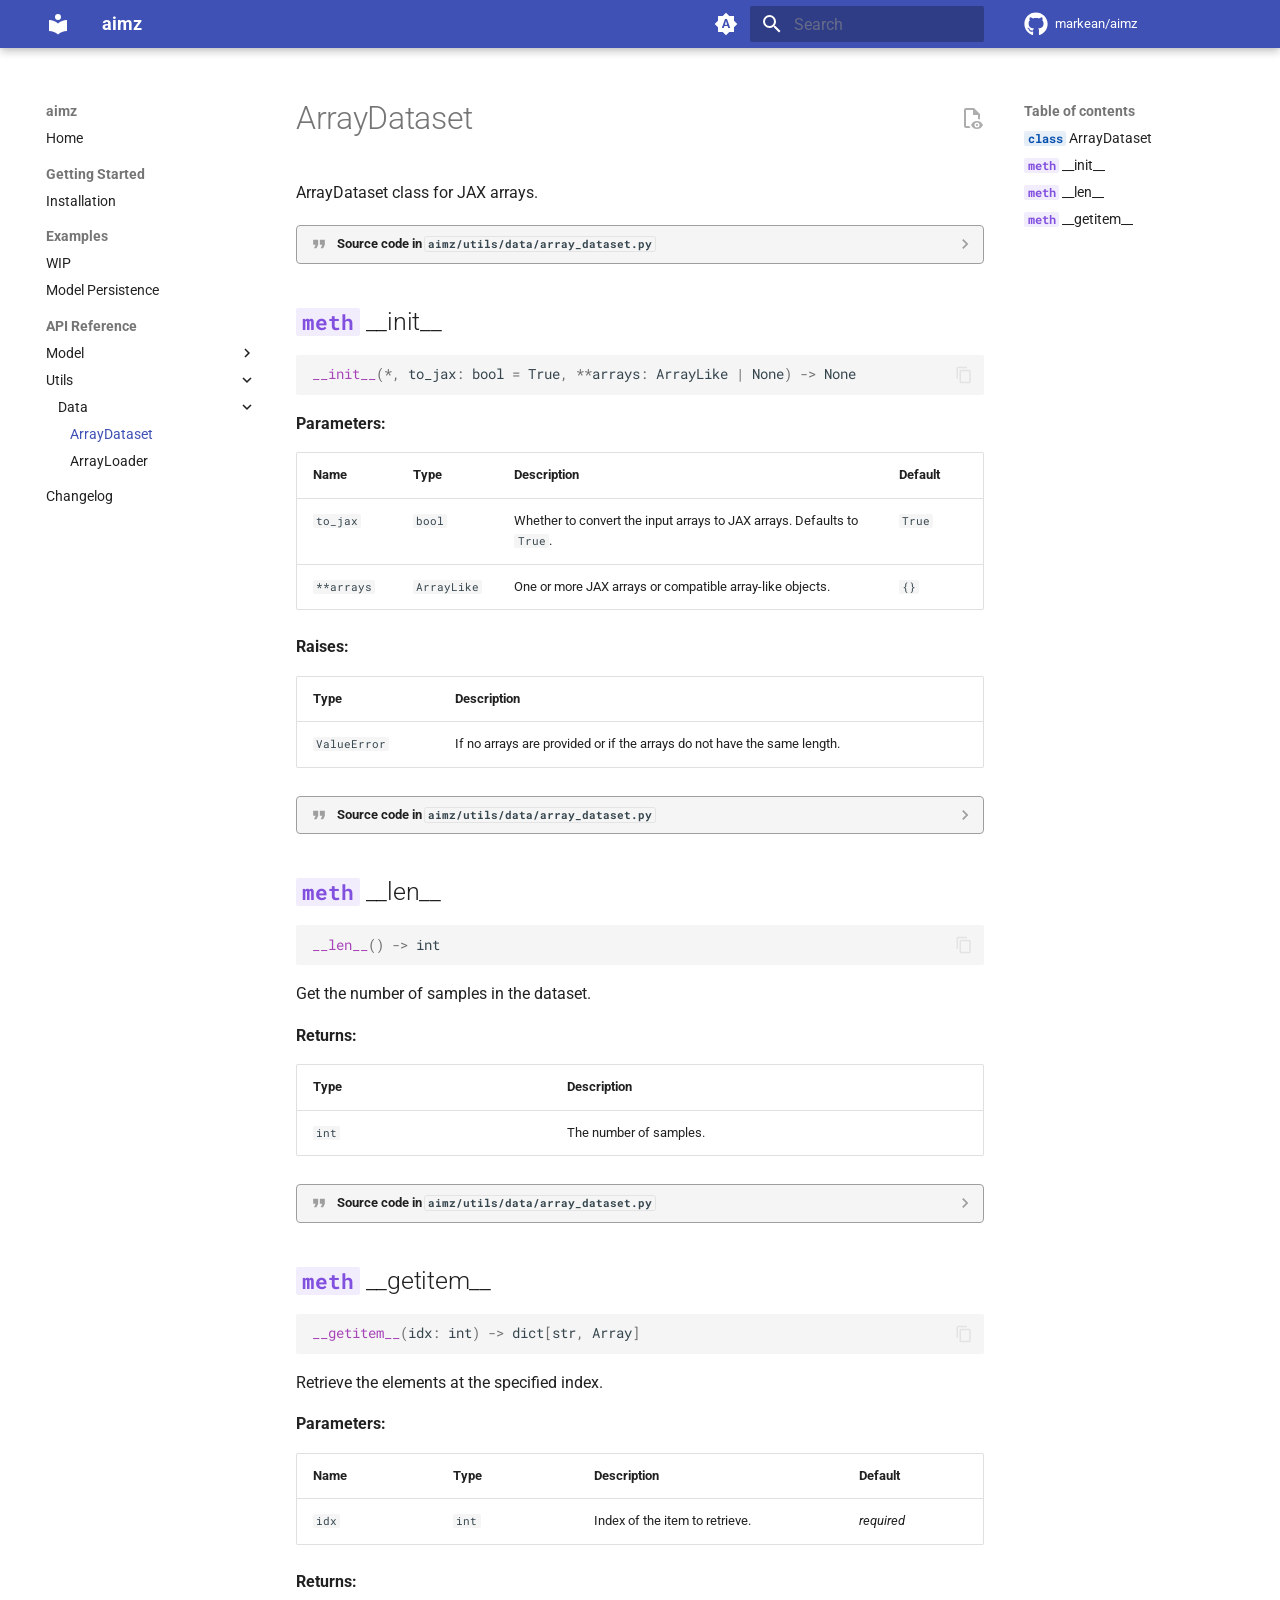
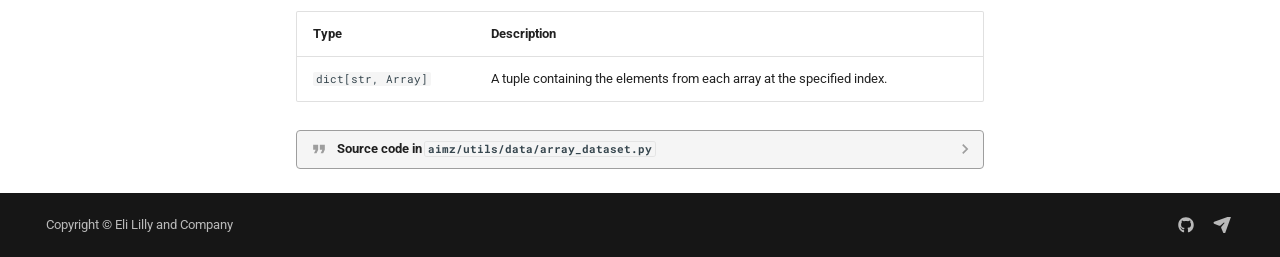
<file: array_dataset/index.html>
<!doctype html>
<html lang="en" class="no-js">
  <head>
    
      <meta charset="utf-8">
      <meta name="viewport" content="width=device-width,initial-scale=1">
      
      
        <meta name="author" content="Eunseop Kim">
      
      
        <link rel="canonical" href="https://markean.github.io/aimz/array_dataset/">
      
      
        <link rel="prev" href="../impact_model/">
      
      
        <link rel="next" href="../array_loader/">
      
      
      <link rel="icon" href="../assets/images/favicon.png">
      <meta name="generator" content="mkdocs-1.6.1, mkdocs-material-9.6.18">
    
    
      
        <title>ArrayDataset - aimz</title>
      
    
    
      <link rel="stylesheet" href="../assets/stylesheets/main.7e37652d.min.css">
      
        
        <link rel="stylesheet" href="../assets/stylesheets/palette.06af60db.min.css">
      
      


    
    
      
    
    
      
        
        
        <link rel="preconnect" href="https://fonts.gstatic.com" crossorigin>
        <link rel="stylesheet" href="https://fonts.googleapis.com/css?family=Roboto:300,300i,400,400i,700,700i%7CRoboto+Mono:400,400i,700,700i&display=fallback">
        <style>:root{--md-text-font:"Roboto";--md-code-font:"Roboto Mono"}</style>
      
    
    
      <link rel="stylesheet" href="../assets/_mkdocstrings.css">
    
    <script>__md_scope=new URL("..",location),__md_hash=e=>[...e].reduce(((e,_)=>(e<<5)-e+_.charCodeAt(0)),0),__md_get=(e,_=localStorage,t=__md_scope)=>JSON.parse(_.getItem(t.pathname+"."+e)),__md_set=(e,_,t=localStorage,a=__md_scope)=>{try{t.setItem(a.pathname+"."+e,JSON.stringify(_))}catch(e){}}</script>
    
      

    
    
    
  </head>
  
  
    
    
      
    
    
    
    
    <body dir="ltr" data-md-color-scheme="default" data-md-color-primary="indigo" data-md-color-accent="indigo">
  
    
    <input class="md-toggle" data-md-toggle="drawer" type="checkbox" id="__drawer" autocomplete="off">
    <input class="md-toggle" data-md-toggle="search" type="checkbox" id="__search" autocomplete="off">
    <label class="md-overlay" for="__drawer"></label>
    <div data-md-component="skip">
      
        
        <a href="#arraydataset" class="md-skip">
          Skip to content
        </a>
      
    </div>
    <div data-md-component="announce">
      
    </div>
    
    
      

  

<header class="md-header md-header--shadow" data-md-component="header">
  <nav class="md-header__inner md-grid" aria-label="Header">
    <a href=".." title="aimz" class="md-header__button md-logo" aria-label="aimz" data-md-component="logo">
      
  
  <svg xmlns="http://www.w3.org/2000/svg" viewBox="0 0 24 24"><path d="M12 8a3 3 0 0 0 3-3 3 3 0 0 0-3-3 3 3 0 0 0-3 3 3 3 0 0 0 3 3m0 3.54C9.64 9.35 6.5 8 3 8v11c3.5 0 6.64 1.35 9 3.54 2.36-2.19 5.5-3.54 9-3.54V8c-3.5 0-6.64 1.35-9 3.54"/></svg>

    </a>
    <label class="md-header__button md-icon" for="__drawer">
      
      <svg xmlns="http://www.w3.org/2000/svg" viewBox="0 0 24 24"><path d="M3 6h18v2H3zm0 5h18v2H3zm0 5h18v2H3z"/></svg>
    </label>
    <div class="md-header__title" data-md-component="header-title">
      <div class="md-header__ellipsis">
        <div class="md-header__topic">
          <span class="md-ellipsis">
            aimz
          </span>
        </div>
        <div class="md-header__topic" data-md-component="header-topic">
          <span class="md-ellipsis">
            
              ArrayDataset
            
          </span>
        </div>
      </div>
    </div>
    
      
        <form class="md-header__option" data-md-component="palette">
  
    
    
    
    <input class="md-option" data-md-color-media="(prefers-color-scheme)" data-md-color-scheme="default" data-md-color-primary="indigo" data-md-color-accent="indigo"  aria-label="Switch to light mode"  type="radio" name="__palette" id="__palette_0">
    
      <label class="md-header__button md-icon" title="Switch to light mode" for="__palette_1" hidden>
        <svg xmlns="http://www.w3.org/2000/svg" viewBox="0 0 24 24"><path d="m14.3 16-.7-2h-3.2l-.7 2H7.8L11 7h2l3.2 9zM20 8.69V4h-4.69L12 .69 8.69 4H4v4.69L.69 12 4 15.31V20h4.69L12 23.31 15.31 20H20v-4.69L23.31 12zm-9.15 3.96h2.3L12 9z"/></svg>
      </label>
    
  
    
    
    
    <input class="md-option" data-md-color-media="(prefers-color-scheme: light)" data-md-color-scheme="default" data-md-color-primary="indigo" data-md-color-accent="indigo"  aria-label="Switch to dark mode"  type="radio" name="__palette" id="__palette_1">
    
      <label class="md-header__button md-icon" title="Switch to dark mode" for="__palette_2" hidden>
        <svg xmlns="http://www.w3.org/2000/svg" viewBox="0 0 24 24"><path d="M17 7H7a5 5 0 0 0-5 5 5 5 0 0 0 5 5h10a5 5 0 0 0 5-5 5 5 0 0 0-5-5m0 8a3 3 0 0 1-3-3 3 3 0 0 1 3-3 3 3 0 0 1 3 3 3 3 0 0 1-3 3"/></svg>
      </label>
    
  
    
    
    
    <input class="md-option" data-md-color-media="(prefers-color-scheme: dark)" data-md-color-scheme="slate" data-md-color-primary="black" data-md-color-accent="indigo"  aria-label="Switch to system preference"  type="radio" name="__palette" id="__palette_2">
    
      <label class="md-header__button md-icon" title="Switch to system preference" for="__palette_0" hidden>
        <svg xmlns="http://www.w3.org/2000/svg" viewBox="0 0 24 24"><path d="M17 6H7c-3.31 0-6 2.69-6 6s2.69 6 6 6h10c3.31 0 6-2.69 6-6s-2.69-6-6-6m0 10H7c-2.21 0-4-1.79-4-4s1.79-4 4-4h10c2.21 0 4 1.79 4 4s-1.79 4-4 4M7 9c-1.66 0-3 1.34-3 3s1.34 3 3 3 3-1.34 3-3-1.34-3-3-3"/></svg>
      </label>
    
  
</form>
      
    
    
      <script>var palette=__md_get("__palette");if(palette&&palette.color){if("(prefers-color-scheme)"===palette.color.media){var media=matchMedia("(prefers-color-scheme: light)"),input=document.querySelector(media.matches?"[data-md-color-media='(prefers-color-scheme: light)']":"[data-md-color-media='(prefers-color-scheme: dark)']");palette.color.media=input.getAttribute("data-md-color-media"),palette.color.scheme=input.getAttribute("data-md-color-scheme"),palette.color.primary=input.getAttribute("data-md-color-primary"),palette.color.accent=input.getAttribute("data-md-color-accent")}for(var[key,value]of Object.entries(palette.color))document.body.setAttribute("data-md-color-"+key,value)}</script>
    
    
    
      
      
        <label class="md-header__button md-icon" for="__search">
          
          <svg xmlns="http://www.w3.org/2000/svg" viewBox="0 0 24 24"><path d="M9.5 3A6.5 6.5 0 0 1 16 9.5c0 1.61-.59 3.09-1.56 4.23l.27.27h.79l5 5-1.5 1.5-5-5v-.79l-.27-.27A6.52 6.52 0 0 1 9.5 16 6.5 6.5 0 0 1 3 9.5 6.5 6.5 0 0 1 9.5 3m0 2C7 5 5 7 5 9.5S7 14 9.5 14 14 12 14 9.5 12 5 9.5 5"/></svg>
        </label>
        <div class="md-search" data-md-component="search" role="dialog">
  <label class="md-search__overlay" for="__search"></label>
  <div class="md-search__inner" role="search">
    <form class="md-search__form" name="search">
      <input type="text" class="md-search__input" name="query" aria-label="Search" placeholder="Search" autocapitalize="off" autocorrect="off" autocomplete="off" spellcheck="false" data-md-component="search-query" required>
      <label class="md-search__icon md-icon" for="__search">
        
        <svg xmlns="http://www.w3.org/2000/svg" viewBox="0 0 24 24"><path d="M9.5 3A6.5 6.5 0 0 1 16 9.5c0 1.61-.59 3.09-1.56 4.23l.27.27h.79l5 5-1.5 1.5-5-5v-.79l-.27-.27A6.52 6.52 0 0 1 9.5 16 6.5 6.5 0 0 1 3 9.5 6.5 6.5 0 0 1 9.5 3m0 2C7 5 5 7 5 9.5S7 14 9.5 14 14 12 14 9.5 12 5 9.5 5"/></svg>
        
        <svg xmlns="http://www.w3.org/2000/svg" viewBox="0 0 24 24"><path d="M20 11v2H8l5.5 5.5-1.42 1.42L4.16 12l7.92-7.92L13.5 5.5 8 11z"/></svg>
      </label>
      <nav class="md-search__options" aria-label="Search">
        
          <a href="javascript:void(0)" class="md-search__icon md-icon" title="Share" aria-label="Share" data-clipboard data-clipboard-text="" data-md-component="search-share" tabindex="-1">
            
            <svg xmlns="http://www.w3.org/2000/svg" viewBox="0 0 24 24"><path d="M18 16.08c-.76 0-1.44.3-1.96.77L8.91 12.7c.05-.23.09-.46.09-.7s-.04-.47-.09-.7l7.05-4.11c.54.5 1.25.81 2.04.81a3 3 0 0 0 3-3 3 3 0 0 0-3-3 3 3 0 0 0-3 3c0 .24.04.47.09.7L8.04 9.81C7.5 9.31 6.79 9 6 9a3 3 0 0 0-3 3 3 3 0 0 0 3 3c.79 0 1.5-.31 2.04-.81l7.12 4.15c-.05.21-.08.43-.08.66 0 1.61 1.31 2.91 2.92 2.91s2.92-1.3 2.92-2.91A2.92 2.92 0 0 0 18 16.08"/></svg>
          </a>
        
        <button type="reset" class="md-search__icon md-icon" title="Clear" aria-label="Clear" tabindex="-1">
          
          <svg xmlns="http://www.w3.org/2000/svg" viewBox="0 0 24 24"><path d="M19 6.41 17.59 5 12 10.59 6.41 5 5 6.41 10.59 12 5 17.59 6.41 19 12 13.41 17.59 19 19 17.59 13.41 12z"/></svg>
        </button>
      </nav>
      
        <div class="md-search__suggest" data-md-component="search-suggest"></div>
      
    </form>
    <div class="md-search__output">
      <div class="md-search__scrollwrap" tabindex="0" data-md-scrollfix>
        <div class="md-search-result" data-md-component="search-result">
          <div class="md-search-result__meta">
            Initializing search
          </div>
          <ol class="md-search-result__list" role="presentation"></ol>
        </div>
      </div>
    </div>
  </div>
</div>
      
    
    
      <div class="md-header__source">
        <a href="https://github.com/markean/aimz" title="Go to repository" class="md-source" data-md-component="source">
  <div class="md-source__icon md-icon">
    
    <svg xmlns="http://www.w3.org/2000/svg" viewBox="0 0 512 512"><!--! Font Awesome Free 7.0.0 by @fontawesome - https://fontawesome.com License - https://fontawesome.com/license/free (Icons: CC BY 4.0, Fonts: SIL OFL 1.1, Code: MIT License) Copyright 2025 Fonticons, Inc.--><path fill="currentColor" d="M173.9 397.4c0 2-2.3 3.6-5.2 3.6-3.3.3-5.6-1.3-5.6-3.6 0-2 2.3-3.6 5.2-3.6 3-.3 5.6 1.3 5.6 3.6m-31.1-4.5c-.7 2 1.3 4.3 4.3 4.9 2.6 1 5.6 0 6.2-2s-1.3-4.3-4.3-5.2c-2.6-.7-5.5.3-6.2 2.3m44.2-1.7c-2.9.7-4.9 2.6-4.6 4.9.3 2 2.9 3.3 5.9 2.6 2.9-.7 4.9-2.6 4.6-4.6-.3-1.9-3-3.2-5.9-2.9M252.8 8C114.1 8 8 113.3 8 252c0 110.9 69.8 205.8 169.5 239.2 12.8 2.3 17.3-5.6 17.3-12.1 0-6.2-.3-40.4-.3-61.4 0 0-70 15-84.7-29.8 0 0-11.4-29.1-27.8-36.6 0 0-22.9-15.7 1.6-15.4 0 0 24.9 2 38.6 25.8 21.9 38.6 58.6 27.5 72.9 20.9 2.3-16 8.8-27.1 16-33.7-55.9-6.2-112.3-14.3-112.3-110.5 0-27.5 7.6-41.3 23.6-58.9-2.6-6.5-11.1-33.3 2.6-67.9 20.9-6.5 69 27 69 27 20-5.6 41.5-8.5 62.8-8.5s42.8 2.9 62.8 8.5c0 0 48.1-33.6 69-27 13.7 34.7 5.2 61.4 2.6 67.9 16 17.7 25.8 31.5 25.8 58.9 0 96.5-58.9 104.2-114.8 110.5 9.2 7.9 17 22.9 17 46.4 0 33.7-.3 75.4-.3 83.6 0 6.5 4.6 14.4 17.3 12.1C436.2 457.8 504 362.9 504 252 504 113.3 391.5 8 252.8 8M105.2 352.9c-1.3 1-1 3.3.7 5.2 1.6 1.6 3.9 2.3 5.2 1 1.3-1 1-3.3-.7-5.2-1.6-1.6-3.9-2.3-5.2-1m-10.8-8.1c-.7 1.3.3 2.9 2.3 3.9 1.6 1 3.6.7 4.3-.7.7-1.3-.3-2.9-2.3-3.9-2-.6-3.6-.3-4.3.7m32.4 35.6c-1.6 1.3-1 4.3 1.3 6.2 2.3 2.3 5.2 2.6 6.5 1 1.3-1.3.7-4.3-1.3-6.2-2.2-2.3-5.2-2.6-6.5-1m-11.4-14.7c-1.6 1-1.6 3.6 0 5.9s4.3 3.3 5.6 2.3c1.6-1.3 1.6-3.9 0-6.2-1.4-2.3-4-3.3-5.6-2"/></svg>
  </div>
  <div class="md-source__repository">
    markean/aimz
  </div>
</a>
      </div>
    
  </nav>
  
</header>
    
    <div class="md-container" data-md-component="container">
      
      
        
          
        
      
      <main class="md-main" data-md-component="main">
        <div class="md-main__inner md-grid">
          
            
              
              <div class="md-sidebar md-sidebar--primary" data-md-component="sidebar" data-md-type="navigation" >
                <div class="md-sidebar__scrollwrap">
                  <div class="md-sidebar__inner">
                    



<nav class="md-nav md-nav--primary" aria-label="Navigation" data-md-level="0">
  <label class="md-nav__title" for="__drawer">
    <a href=".." title="aimz" class="md-nav__button md-logo" aria-label="aimz" data-md-component="logo">
      
  
  <svg xmlns="http://www.w3.org/2000/svg" viewBox="0 0 24 24"><path d="M12 8a3 3 0 0 0 3-3 3 3 0 0 0-3-3 3 3 0 0 0-3 3 3 3 0 0 0 3 3m0 3.54C9.64 9.35 6.5 8 3 8v11c3.5 0 6.64 1.35 9 3.54 2.36-2.19 5.5-3.54 9-3.54V8c-3.5 0-6.64 1.35-9 3.54"/></svg>

    </a>
    aimz
  </label>
  
    <div class="md-nav__source">
      <a href="https://github.com/markean/aimz" title="Go to repository" class="md-source" data-md-component="source">
  <div class="md-source__icon md-icon">
    
    <svg xmlns="http://www.w3.org/2000/svg" viewBox="0 0 512 512"><!--! Font Awesome Free 7.0.0 by @fontawesome - https://fontawesome.com License - https://fontawesome.com/license/free (Icons: CC BY 4.0, Fonts: SIL OFL 1.1, Code: MIT License) Copyright 2025 Fonticons, Inc.--><path fill="currentColor" d="M173.9 397.4c0 2-2.3 3.6-5.2 3.6-3.3.3-5.6-1.3-5.6-3.6 0-2 2.3-3.6 5.2-3.6 3-.3 5.6 1.3 5.6 3.6m-31.1-4.5c-.7 2 1.3 4.3 4.3 4.9 2.6 1 5.6 0 6.2-2s-1.3-4.3-4.3-5.2c-2.6-.7-5.5.3-6.2 2.3m44.2-1.7c-2.9.7-4.9 2.6-4.6 4.9.3 2 2.9 3.3 5.9 2.6 2.9-.7 4.9-2.6 4.6-4.6-.3-1.9-3-3.2-5.9-2.9M252.8 8C114.1 8 8 113.3 8 252c0 110.9 69.8 205.8 169.5 239.2 12.8 2.3 17.3-5.6 17.3-12.1 0-6.2-.3-40.4-.3-61.4 0 0-70 15-84.7-29.8 0 0-11.4-29.1-27.8-36.6 0 0-22.9-15.7 1.6-15.4 0 0 24.9 2 38.6 25.8 21.9 38.6 58.6 27.5 72.9 20.9 2.3-16 8.8-27.1 16-33.7-55.9-6.2-112.3-14.3-112.3-110.5 0-27.5 7.6-41.3 23.6-58.9-2.6-6.5-11.1-33.3 2.6-67.9 20.9-6.5 69 27 69 27 20-5.6 41.5-8.5 62.8-8.5s42.8 2.9 62.8 8.5c0 0 48.1-33.6 69-27 13.7 34.7 5.2 61.4 2.6 67.9 16 17.7 25.8 31.5 25.8 58.9 0 96.5-58.9 104.2-114.8 110.5 9.2 7.9 17 22.9 17 46.4 0 33.7-.3 75.4-.3 83.6 0 6.5 4.6 14.4 17.3 12.1C436.2 457.8 504 362.9 504 252 504 113.3 391.5 8 252.8 8M105.2 352.9c-1.3 1-1 3.3.7 5.2 1.6 1.6 3.9 2.3 5.2 1 1.3-1 1-3.3-.7-5.2-1.6-1.6-3.9-2.3-5.2-1m-10.8-8.1c-.7 1.3.3 2.9 2.3 3.9 1.6 1 3.6.7 4.3-.7.7-1.3-.3-2.9-2.3-3.9-2-.6-3.6-.3-4.3.7m32.4 35.6c-1.6 1.3-1 4.3 1.3 6.2 2.3 2.3 5.2 2.6 6.5 1 1.3-1.3.7-4.3-1.3-6.2-2.2-2.3-5.2-2.6-6.5-1m-11.4-14.7c-1.6 1-1.6 3.6 0 5.9s4.3 3.3 5.6 2.3c1.6-1.3 1.6-3.9 0-6.2-1.4-2.3-4-3.3-5.6-2"/></svg>
  </div>
  <div class="md-source__repository">
    markean/aimz
  </div>
</a>
    </div>
  
  <ul class="md-nav__list" data-md-scrollfix>
    
      
      
  
  
  
  
    <li class="md-nav__item">
      <a href=".." class="md-nav__link">
        
  
  
  <span class="md-ellipsis">
    Home
    
  </span>
  

      </a>
    </li>
  

    
      
      
  
  
  
  
    
    
      
        
      
    
    
    
      
        
        
      
    
    
    <li class="md-nav__item md-nav__item--section md-nav__item--nested">
      
        
        
        <input class="md-nav__toggle md-toggle " type="checkbox" id="__nav_2" >
        
          
          <label class="md-nav__link" for="__nav_2" id="__nav_2_label" tabindex="">
            
  
  
  <span class="md-ellipsis">
    Getting Started
    
  </span>
  

            <span class="md-nav__icon md-icon"></span>
          </label>
        
        <nav class="md-nav" data-md-level="1" aria-labelledby="__nav_2_label" aria-expanded="false">
          <label class="md-nav__title" for="__nav_2">
            <span class="md-nav__icon md-icon"></span>
            Getting Started
          </label>
          <ul class="md-nav__list" data-md-scrollfix>
            
              
                
  
  
  
  
    <li class="md-nav__item">
      <a href="../installation/" class="md-nav__link">
        
  
  
  <span class="md-ellipsis">
    Installation
    
  </span>
  

      </a>
    </li>
  

              
            
          </ul>
        </nav>
      
    </li>
  

    
      
      
  
  
  
  
    
    
      
        
      
        
      
    
    
    
      
        
        
      
    
    
    <li class="md-nav__item md-nav__item--section md-nav__item--nested">
      
        
        
        <input class="md-nav__toggle md-toggle " type="checkbox" id="__nav_3" >
        
          
          <label class="md-nav__link" for="__nav_3" id="__nav_3_label" tabindex="">
            
  
  
  <span class="md-ellipsis">
    Examples
    
  </span>
  

            <span class="md-nav__icon md-icon"></span>
          </label>
        
        <nav class="md-nav" data-md-level="1" aria-labelledby="__nav_3_label" aria-expanded="false">
          <label class="md-nav__title" for="__nav_3">
            <span class="md-nav__icon md-icon"></span>
            Examples
          </label>
          <ul class="md-nav__list" data-md-scrollfix>
            
              
                
  
  
  
  
    <li class="md-nav__item">
      <a href="../wip/" class="md-nav__link">
        
  
  
  <span class="md-ellipsis">
    WIP
    
  </span>
  

      </a>
    </li>
  

              
            
              
                
  
  
  
  
    <li class="md-nav__item">
      <a href="../model_persistence/" class="md-nav__link">
        
  
  
  <span class="md-ellipsis">
    Model Persistence
    
  </span>
  

      </a>
    </li>
  

              
            
          </ul>
        </nav>
      
    </li>
  

    
      
      
  
  
    
  
  
  
    
    
      
        
      
        
      
    
    
    
      
        
        
      
    
    
    <li class="md-nav__item md-nav__item--active md-nav__item--section md-nav__item--nested">
      
        
        
        <input class="md-nav__toggle md-toggle " type="checkbox" id="__nav_4" checked>
        
          
          <label class="md-nav__link" for="__nav_4" id="__nav_4_label" tabindex="">
            
  
  
  <span class="md-ellipsis">
    API Reference
    
  </span>
  

            <span class="md-nav__icon md-icon"></span>
          </label>
        
        <nav class="md-nav" data-md-level="1" aria-labelledby="__nav_4_label" aria-expanded="true">
          <label class="md-nav__title" for="__nav_4">
            <span class="md-nav__icon md-icon"></span>
            API Reference
          </label>
          <ul class="md-nav__list" data-md-scrollfix>
            
              
                
  
  
  
  
    
    
      
        
      
    
    
    
      
    
    
    <li class="md-nav__item md-nav__item--nested">
      
        
        
        <input class="md-nav__toggle md-toggle " type="checkbox" id="__nav_4_1" >
        
          
          <label class="md-nav__link" for="__nav_4_1" id="__nav_4_1_label" tabindex="0">
            
  
  
  <span class="md-ellipsis">
    Model
    
  </span>
  

            <span class="md-nav__icon md-icon"></span>
          </label>
        
        <nav class="md-nav" data-md-level="2" aria-labelledby="__nav_4_1_label" aria-expanded="false">
          <label class="md-nav__title" for="__nav_4_1">
            <span class="md-nav__icon md-icon"></span>
            Model
          </label>
          <ul class="md-nav__list" data-md-scrollfix>
            
              
                
  
  
  
  
    <li class="md-nav__item">
      <a href="../impact_model/" class="md-nav__link">
        
  
  
  <span class="md-ellipsis">
    ImpactModel
    
  </span>
  

      </a>
    </li>
  

              
            
          </ul>
        </nav>
      
    </li>
  

              
            
              
                
  
  
    
  
  
  
    
    
      
        
      
    
    
    
      
    
    
    <li class="md-nav__item md-nav__item--active md-nav__item--nested">
      
        
        
        <input class="md-nav__toggle md-toggle " type="checkbox" id="__nav_4_2" checked>
        
          
          <label class="md-nav__link" for="__nav_4_2" id="__nav_4_2_label" tabindex="0">
            
  
  
  <span class="md-ellipsis">
    Utils
    
  </span>
  

            <span class="md-nav__icon md-icon"></span>
          </label>
        
        <nav class="md-nav" data-md-level="2" aria-labelledby="__nav_4_2_label" aria-expanded="true">
          <label class="md-nav__title" for="__nav_4_2">
            <span class="md-nav__icon md-icon"></span>
            Utils
          </label>
          <ul class="md-nav__list" data-md-scrollfix>
            
              
                
  
  
    
  
  
  
    
    
      
        
      
        
      
    
    
    
      
    
    
    <li class="md-nav__item md-nav__item--active md-nav__item--nested">
      
        
        
        <input class="md-nav__toggle md-toggle " type="checkbox" id="__nav_4_2_1" checked>
        
          
          <label class="md-nav__link" for="__nav_4_2_1" id="__nav_4_2_1_label" tabindex="0">
            
  
  
  <span class="md-ellipsis">
    Data
    
  </span>
  

            <span class="md-nav__icon md-icon"></span>
          </label>
        
        <nav class="md-nav" data-md-level="3" aria-labelledby="__nav_4_2_1_label" aria-expanded="true">
          <label class="md-nav__title" for="__nav_4_2_1">
            <span class="md-nav__icon md-icon"></span>
            Data
          </label>
          <ul class="md-nav__list" data-md-scrollfix>
            
              
                
  
  
    
  
  
  
    <li class="md-nav__item md-nav__item--active">
      
      <input class="md-nav__toggle md-toggle" type="checkbox" id="__toc">
      
      
        
      
      
        <label class="md-nav__link md-nav__link--active" for="__toc">
          
  
  
  <span class="md-ellipsis">
    ArrayDataset
    
  </span>
  

          <span class="md-nav__icon md-icon"></span>
        </label>
      
      <a href="./" class="md-nav__link md-nav__link--active">
        
  
  
  <span class="md-ellipsis">
    ArrayDataset
    
  </span>
  

      </a>
      
        

<nav class="md-nav md-nav--secondary" aria-label="Table of contents">
  
  
  
    
  
  
    <label class="md-nav__title" for="__toc">
      <span class="md-nav__icon md-icon"></span>
      Table of contents
    </label>
    <ul class="md-nav__list" data-md-component="toc" data-md-scrollfix>
      
        <li class="md-nav__item">
  <a href="#aimz.utils.data.array_dataset.ArrayDataset" class="md-nav__link">
    <span class="md-ellipsis">
      <code class="doc-symbol doc-symbol-toc doc-symbol-class"></code>&nbsp;ArrayDataset
    </span>
  </a>
  
</li>
      
        <li class="md-nav__item">
  <a href="#aimz.utils.data.array_dataset.ArrayDataset.__init__" class="md-nav__link">
    <span class="md-ellipsis">
      <code class="doc-symbol doc-symbol-toc doc-symbol-method"></code>&nbsp;__init__
    </span>
  </a>
  
</li>
      
        <li class="md-nav__item">
  <a href="#aimz.utils.data.array_dataset.ArrayDataset.__len__" class="md-nav__link">
    <span class="md-ellipsis">
      <code class="doc-symbol doc-symbol-toc doc-symbol-method"></code>&nbsp;__len__
    </span>
  </a>
  
</li>
      
        <li class="md-nav__item">
  <a href="#aimz.utils.data.array_dataset.ArrayDataset.__getitem__" class="md-nav__link">
    <span class="md-ellipsis">
      <code class="doc-symbol doc-symbol-toc doc-symbol-method"></code>&nbsp;__getitem__
    </span>
  </a>
  
</li>
      
    </ul>
  
</nav>
      
    </li>
  

              
            
              
                
  
  
  
  
    <li class="md-nav__item">
      <a href="../array_loader/" class="md-nav__link">
        
  
  
  <span class="md-ellipsis">
    ArrayLoader
    
  </span>
  

      </a>
    </li>
  

              
            
          </ul>
        </nav>
      
    </li>
  

              
            
          </ul>
        </nav>
      
    </li>
  

              
            
          </ul>
        </nav>
      
    </li>
  

    
      
      
  
  
  
  
    <li class="md-nav__item">
      <a href="../changelog/" class="md-nav__link">
        
  
  
  <span class="md-ellipsis">
    Changelog
    
  </span>
  

      </a>
    </li>
  

    
  </ul>
</nav>
                  </div>
                </div>
              </div>
            
            
              
              <div class="md-sidebar md-sidebar--secondary" data-md-component="sidebar" data-md-type="toc" >
                <div class="md-sidebar__scrollwrap">
                  <div class="md-sidebar__inner">
                    

<nav class="md-nav md-nav--secondary" aria-label="Table of contents">
  
  
  
    
  
  
    <label class="md-nav__title" for="__toc">
      <span class="md-nav__icon md-icon"></span>
      Table of contents
    </label>
    <ul class="md-nav__list" data-md-component="toc" data-md-scrollfix>
      
        <li class="md-nav__item">
  <a href="#aimz.utils.data.array_dataset.ArrayDataset" class="md-nav__link">
    <span class="md-ellipsis">
      <code class="doc-symbol doc-symbol-toc doc-symbol-class"></code>&nbsp;ArrayDataset
    </span>
  </a>
  
</li>
      
        <li class="md-nav__item">
  <a href="#aimz.utils.data.array_dataset.ArrayDataset.__init__" class="md-nav__link">
    <span class="md-ellipsis">
      <code class="doc-symbol doc-symbol-toc doc-symbol-method"></code>&nbsp;__init__
    </span>
  </a>
  
</li>
      
        <li class="md-nav__item">
  <a href="#aimz.utils.data.array_dataset.ArrayDataset.__len__" class="md-nav__link">
    <span class="md-ellipsis">
      <code class="doc-symbol doc-symbol-toc doc-symbol-method"></code>&nbsp;__len__
    </span>
  </a>
  
</li>
      
        <li class="md-nav__item">
  <a href="#aimz.utils.data.array_dataset.ArrayDataset.__getitem__" class="md-nav__link">
    <span class="md-ellipsis">
      <code class="doc-symbol doc-symbol-toc doc-symbol-method"></code>&nbsp;__getitem__
    </span>
  </a>
  
</li>
      
    </ul>
  
</nav>
                  </div>
                </div>
              </div>
            
          
          
            <div class="md-content" data-md-component="content">
              <article class="md-content__inner md-typeset">
                
                  


  
  
    
      
    
    <a href="https://github.com/markean/aimz/raw/master/docs/array_dataset.md" title="View source of this page" class="md-content__button md-icon">
      
      <svg xmlns="http://www.w3.org/2000/svg" viewBox="0 0 24 24"><path d="M17 18c.56 0 1 .44 1 1s-.44 1-1 1-1-.44-1-1 .44-1 1-1m0-3c-2.73 0-5.06 1.66-6 4 .94 2.34 3.27 4 6 4s5.06-1.66 6-4c-.94-2.34-3.27-4-6-4m0 6.5a2.5 2.5 0 0 1-2.5-2.5 2.5 2.5 0 0 1 2.5-2.5 2.5 2.5 0 0 1 2.5 2.5 2.5 2.5 0 0 1-2.5 2.5M9.27 20H6V4h7v5h5v4.07c.7.08 1.36.25 2 .49V8l-6-6H6a2 2 0 0 0-2 2v16a2 2 0 0 0 2 2h4.5a8.2 8.2 0 0 1-1.23-2"/></svg>
    </a>
  


<h1 id="arraydataset">ArrayDataset<a class="headerlink" href="#arraydataset" title="Permanent link">&para;</a></h1>


<div class="doc doc-object doc-class">



<a id="aimz.utils.data.array_dataset.ArrayDataset"></a>
    <div class="doc doc-contents first">


        <p>ArrayDataset class for JAX arrays.</p>







              <details class="quote">
                <summary>Source code in <code>aimz/utils/data/array_dataset.py</code></summary>
                <div class="highlight"><table class="highlighttable"><tr><td class="linenos"><div class="linenodiv"><pre><span></span><span class="normal">22</span>
<span class="normal">23</span>
<span class="normal">24</span>
<span class="normal">25</span>
<span class="normal">26</span>
<span class="normal">27</span>
<span class="normal">28</span>
<span class="normal">29</span>
<span class="normal">30</span>
<span class="normal">31</span>
<span class="normal">32</span>
<span class="normal">33</span>
<span class="normal">34</span>
<span class="normal">35</span>
<span class="normal">36</span>
<span class="normal">37</span>
<span class="normal">38</span>
<span class="normal">39</span>
<span class="normal">40</span>
<span class="normal">41</span>
<span class="normal">42</span>
<span class="normal">43</span>
<span class="normal">44</span>
<span class="normal">45</span>
<span class="normal">46</span>
<span class="normal">47</span>
<span class="normal">48</span>
<span class="normal">49</span>
<span class="normal">50</span>
<span class="normal">51</span>
<span class="normal">52</span>
<span class="normal">53</span>
<span class="normal">54</span>
<span class="normal">55</span>
<span class="normal">56</span>
<span class="normal">57</span>
<span class="normal">58</span>
<span class="normal">59</span>
<span class="normal">60</span>
<span class="normal">61</span>
<span class="normal">62</span>
<span class="normal">63</span>
<span class="normal">64</span>
<span class="normal">65</span>
<span class="normal">66</span>
<span class="normal">67</span>
<span class="normal">68</span>
<span class="normal">69</span></pre></div></td><td class="code"><div><pre><span></span><code><span class="k">class</span><span class="w"> </span><span class="nc">ArrayDataset</span><span class="p">:</span>
<span class="w">    </span><span class="sd">&quot;&quot;&quot;ArrayDataset class for JAX arrays.&quot;&quot;&quot;</span>

    <span class="k">def</span><span class="w"> </span><span class="fm">__init__</span><span class="p">(</span><span class="bp">self</span><span class="p">,</span> <span class="o">*</span><span class="p">,</span> <span class="n">to_jax</span><span class="p">:</span> <span class="nb">bool</span> <span class="o">=</span> <span class="kc">True</span><span class="p">,</span> <span class="o">**</span><span class="n">arrays</span><span class="p">:</span> <span class="n">ArrayLike</span> <span class="o">|</span> <span class="kc">None</span><span class="p">)</span> <span class="o">-&gt;</span> <span class="kc">None</span><span class="p">:</span>
<span class="w">        </span><span class="sd">&quot;&quot;&quot;Initialize an ArrayDataset instance.</span>

<span class="sd">        Args:</span>
<span class="sd">            to_jax (bool): Whether to convert the input arrays to JAX arrays. Defaults</span>
<span class="sd">                to `True`.</span>
<span class="sd">            **arrays (ArrayLike): One or more JAX arrays or compatible array-like</span>
<span class="sd">                objects.</span>

<span class="sd">        Raises:</span>
<span class="sd">            ValueError: If no arrays are provided or if the arrays do not have the same</span>
<span class="sd">                length.</span>
<span class="sd">        &quot;&quot;&quot;</span>
        <span class="n">arrays</span> <span class="o">=</span> <span class="p">{</span><span class="n">k</span><span class="p">:</span> <span class="n">v</span> <span class="k">for</span> <span class="n">k</span><span class="p">,</span> <span class="n">v</span> <span class="ow">in</span> <span class="n">arrays</span><span class="o">.</span><span class="n">items</span><span class="p">()</span> <span class="k">if</span> <span class="n">v</span> <span class="ow">is</span> <span class="ow">not</span> <span class="kc">None</span><span class="p">}</span>
        <span class="k">if</span> <span class="ow">not</span> <span class="n">arrays</span><span class="p">:</span>
            <span class="n">msg</span> <span class="o">=</span> <span class="s2">&quot;At least one array must be provided.&quot;</span>
            <span class="k">raise</span> <span class="ne">ValueError</span><span class="p">(</span><span class="n">msg</span><span class="p">)</span>
        <span class="n">lengths</span> <span class="o">=</span> <span class="p">{</span><span class="nb">len</span><span class="p">(</span><span class="n">arr</span><span class="p">)</span> <span class="k">for</span> <span class="n">arr</span> <span class="ow">in</span> <span class="n">arrays</span><span class="o">.</span><span class="n">values</span><span class="p">()}</span>
        <span class="k">if</span> <span class="nb">len</span><span class="p">(</span><span class="n">lengths</span><span class="p">)</span> <span class="o">!=</span> <span class="mi">1</span><span class="p">:</span>
            <span class="n">msg</span> <span class="o">=</span> <span class="s2">&quot;All arrays must have the same length.&quot;</span>
            <span class="k">raise</span> <span class="ne">ValueError</span><span class="p">(</span><span class="n">msg</span><span class="p">)</span>
        <span class="p">(</span><span class="bp">self</span><span class="o">.</span><span class="n">length</span><span class="p">,)</span> <span class="o">=</span> <span class="n">lengths</span>
        <span class="k">if</span> <span class="n">to_jax</span><span class="p">:</span>
            <span class="bp">self</span><span class="o">.</span><span class="n">arrays</span> <span class="o">=</span> <span class="p">{</span><span class="n">k</span><span class="p">:</span> <span class="n">jnp</span><span class="o">.</span><span class="n">asarray</span><span class="p">(</span><span class="n">v</span><span class="p">)</span> <span class="k">for</span> <span class="n">k</span><span class="p">,</span> <span class="n">v</span> <span class="ow">in</span> <span class="n">arrays</span><span class="o">.</span><span class="n">items</span><span class="p">()}</span>
        <span class="k">else</span><span class="p">:</span>
            <span class="bp">self</span><span class="o">.</span><span class="n">arrays</span> <span class="o">=</span> <span class="n">arrays</span>

    <span class="k">def</span><span class="w"> </span><span class="fm">__len__</span><span class="p">(</span><span class="bp">self</span><span class="p">)</span> <span class="o">-&gt;</span> <span class="nb">int</span><span class="p">:</span>
<span class="w">        </span><span class="sd">&quot;&quot;&quot;Get the number of samples in the dataset.</span>

<span class="sd">        Returns:</span>
<span class="sd">            The number of samples.</span>
<span class="sd">        &quot;&quot;&quot;</span>
        <span class="k">return</span> <span class="bp">self</span><span class="o">.</span><span class="n">length</span>

    <span class="k">def</span><span class="w"> </span><span class="fm">__getitem__</span><span class="p">(</span><span class="bp">self</span><span class="p">,</span> <span class="n">idx</span><span class="p">:</span> <span class="nb">int</span><span class="p">)</span> <span class="o">-&gt;</span> <span class="nb">dict</span><span class="p">[</span><span class="nb">str</span><span class="p">,</span> <span class="n">Array</span><span class="p">]:</span>
<span class="w">        </span><span class="sd">&quot;&quot;&quot;Retrieve the elements at the specified index.</span>

<span class="sd">        Args:</span>
<span class="sd">            idx: Index of the item to retrieve.</span>

<span class="sd">        Returns:</span>
<span class="sd">            A tuple containing the elements from each array at the specified index.</span>
<span class="sd">        &quot;&quot;&quot;</span>
        <span class="k">return</span> <span class="p">{</span><span class="n">k</span><span class="p">:</span> <span class="n">v</span><span class="p">[</span><span class="n">idx</span><span class="p">]</span> <span class="k">for</span> <span class="n">k</span><span class="p">,</span> <span class="n">v</span> <span class="ow">in</span> <span class="bp">self</span><span class="o">.</span><span class="n">arrays</span><span class="o">.</span><span class="n">items</span><span class="p">()}</span>
</code></pre></div></td></tr></table></div>
              </details>



  <div class="doc doc-children">









<div class="doc doc-object doc-function">


<h2 id="aimz.utils.data.array_dataset.ArrayDataset.__init__" class="doc doc-heading">
<code class="doc-symbol doc-symbol-heading doc-symbol-method"></code>            <span class="doc doc-object-name doc-function-name">__init__</span>


<a href="#aimz.utils.data.array_dataset.ArrayDataset.__init__" class="headerlink" title="Permanent link">&para;</a></h2>
<div class="doc-signature highlight"><pre><span></span><code><span class="nf">__init__</span><span class="p">(</span><span class="o">*</span><span class="p">,</span> <span class="n">to_jax</span><span class="p">:</span> <span class="n"><span title="bool">bool</span></span> <span class="o">=</span> <span class="kc">True</span><span class="p">,</span> <span class="o">**</span><span class="n">arrays</span><span class="p">:</span> <span class="n"><span title="jax.typing.ArrayLike">ArrayLike</span></span> <span class="o">|</span> <span class="kc">None</span><span class="p">)</span> <span class="o">-&gt;</span> <span class="kc">None</span>
</code></pre></div>

    <div class="doc doc-contents ">



<p><span class="doc-section-title">Parameters:</span></p>
    <table>
      <thead>
        <tr>
          <th>Name</th>
          <th>Type</th>
          <th>Description</th>
          <th>Default</th>
        </tr>
      </thead>
      <tbody>
          <tr class="doc-section-item">
            <td>
                <code>to_jax</code>
            </td>
            <td>
                  <code><span title="bool">bool</span></code>
            </td>
            <td>
              <div class="doc-md-description">
                <p>Whether to convert the input arrays to JAX arrays. Defaults
to <code>True</code>.</p>
              </div>
            </td>
            <td>
                  <code>True</code>
            </td>
          </tr>
          <tr class="doc-section-item">
            <td>
                <code>**arrays</code>
            </td>
            <td>
                  <code><span title="jax.typing.ArrayLike">ArrayLike</span></code>
            </td>
            <td>
              <div class="doc-md-description">
                <p>One or more JAX arrays or compatible array-like
objects.</p>
              </div>
            </td>
            <td>
                  <code>{}</code>
            </td>
          </tr>
      </tbody>
    </table>


<p><span class="doc-section-title">Raises:</span></p>
    <table>
      <thead>
        <tr>
          <th>Type</th>
          <th>Description</th>
        </tr>
      </thead>
      <tbody>
          <tr class="doc-section-item">
            <td>
                  <code><span title="ValueError">ValueError</span></code>
            </td>
            <td>
              <div class="doc-md-description">
                <p>If no arrays are provided or if the arrays do not have the same
length.</p>
              </div>
            </td>
          </tr>
      </tbody>
    </table>


            <details class="quote">
              <summary>Source code in <code>aimz/utils/data/array_dataset.py</code></summary>
              <div class="highlight"><table class="highlighttable"><tr><td class="linenos"><div class="linenodiv"><pre><span></span><span class="normal">25</span>
<span class="normal">26</span>
<span class="normal">27</span>
<span class="normal">28</span>
<span class="normal">29</span>
<span class="normal">30</span>
<span class="normal">31</span>
<span class="normal">32</span>
<span class="normal">33</span>
<span class="normal">34</span>
<span class="normal">35</span>
<span class="normal">36</span>
<span class="normal">37</span>
<span class="normal">38</span>
<span class="normal">39</span>
<span class="normal">40</span>
<span class="normal">41</span>
<span class="normal">42</span>
<span class="normal">43</span>
<span class="normal">44</span>
<span class="normal">45</span>
<span class="normal">46</span>
<span class="normal">47</span>
<span class="normal">48</span>
<span class="normal">49</span>
<span class="normal">50</span></pre></div></td><td class="code"><div><pre><span></span><code><span class="k">def</span><span class="w"> </span><span class="fm">__init__</span><span class="p">(</span><span class="bp">self</span><span class="p">,</span> <span class="o">*</span><span class="p">,</span> <span class="n">to_jax</span><span class="p">:</span> <span class="nb">bool</span> <span class="o">=</span> <span class="kc">True</span><span class="p">,</span> <span class="o">**</span><span class="n">arrays</span><span class="p">:</span> <span class="n">ArrayLike</span> <span class="o">|</span> <span class="kc">None</span><span class="p">)</span> <span class="o">-&gt;</span> <span class="kc">None</span><span class="p">:</span>
<span class="w">    </span><span class="sd">&quot;&quot;&quot;Initialize an ArrayDataset instance.</span>

<span class="sd">    Args:</span>
<span class="sd">        to_jax (bool): Whether to convert the input arrays to JAX arrays. Defaults</span>
<span class="sd">            to `True`.</span>
<span class="sd">        **arrays (ArrayLike): One or more JAX arrays or compatible array-like</span>
<span class="sd">            objects.</span>

<span class="sd">    Raises:</span>
<span class="sd">        ValueError: If no arrays are provided or if the arrays do not have the same</span>
<span class="sd">            length.</span>
<span class="sd">    &quot;&quot;&quot;</span>
    <span class="n">arrays</span> <span class="o">=</span> <span class="p">{</span><span class="n">k</span><span class="p">:</span> <span class="n">v</span> <span class="k">for</span> <span class="n">k</span><span class="p">,</span> <span class="n">v</span> <span class="ow">in</span> <span class="n">arrays</span><span class="o">.</span><span class="n">items</span><span class="p">()</span> <span class="k">if</span> <span class="n">v</span> <span class="ow">is</span> <span class="ow">not</span> <span class="kc">None</span><span class="p">}</span>
    <span class="k">if</span> <span class="ow">not</span> <span class="n">arrays</span><span class="p">:</span>
        <span class="n">msg</span> <span class="o">=</span> <span class="s2">&quot;At least one array must be provided.&quot;</span>
        <span class="k">raise</span> <span class="ne">ValueError</span><span class="p">(</span><span class="n">msg</span><span class="p">)</span>
    <span class="n">lengths</span> <span class="o">=</span> <span class="p">{</span><span class="nb">len</span><span class="p">(</span><span class="n">arr</span><span class="p">)</span> <span class="k">for</span> <span class="n">arr</span> <span class="ow">in</span> <span class="n">arrays</span><span class="o">.</span><span class="n">values</span><span class="p">()}</span>
    <span class="k">if</span> <span class="nb">len</span><span class="p">(</span><span class="n">lengths</span><span class="p">)</span> <span class="o">!=</span> <span class="mi">1</span><span class="p">:</span>
        <span class="n">msg</span> <span class="o">=</span> <span class="s2">&quot;All arrays must have the same length.&quot;</span>
        <span class="k">raise</span> <span class="ne">ValueError</span><span class="p">(</span><span class="n">msg</span><span class="p">)</span>
    <span class="p">(</span><span class="bp">self</span><span class="o">.</span><span class="n">length</span><span class="p">,)</span> <span class="o">=</span> <span class="n">lengths</span>
    <span class="k">if</span> <span class="n">to_jax</span><span class="p">:</span>
        <span class="bp">self</span><span class="o">.</span><span class="n">arrays</span> <span class="o">=</span> <span class="p">{</span><span class="n">k</span><span class="p">:</span> <span class="n">jnp</span><span class="o">.</span><span class="n">asarray</span><span class="p">(</span><span class="n">v</span><span class="p">)</span> <span class="k">for</span> <span class="n">k</span><span class="p">,</span> <span class="n">v</span> <span class="ow">in</span> <span class="n">arrays</span><span class="o">.</span><span class="n">items</span><span class="p">()}</span>
    <span class="k">else</span><span class="p">:</span>
        <span class="bp">self</span><span class="o">.</span><span class="n">arrays</span> <span class="o">=</span> <span class="n">arrays</span>
</code></pre></div></td></tr></table></div>
            </details>
    </div>

</div>

<div class="doc doc-object doc-function">


<h2 id="aimz.utils.data.array_dataset.ArrayDataset.__len__" class="doc doc-heading">
<code class="doc-symbol doc-symbol-heading doc-symbol-method"></code>            <span class="doc doc-object-name doc-function-name">__len__</span>


<a href="#aimz.utils.data.array_dataset.ArrayDataset.__len__" class="headerlink" title="Permanent link">&para;</a></h2>
<div class="doc-signature highlight"><pre><span></span><code><span class="nf">__len__</span><span class="p">()</span> <span class="o">-&gt;</span> <span class="n"><span title="int">int</span></span>
</code></pre></div>

    <div class="doc doc-contents ">

        <p>Get the number of samples in the dataset.</p>


    <p><span class="doc-section-title">Returns:</span></p>
    <table>
      <thead>
        <tr>
          <th>Type</th>
          <th>Description</th>
        </tr>
      </thead>
      <tbody>
          <tr class="doc-section-item">
            <td>
                  <code><span title="int">int</span></code>
            </td>
            <td>
              <div class="doc-md-description">
                <p>The number of samples.</p>
              </div>
            </td>
          </tr>
      </tbody>
    </table>


            <details class="quote">
              <summary>Source code in <code>aimz/utils/data/array_dataset.py</code></summary>
              <div class="highlight"><table class="highlighttable"><tr><td class="linenos"><div class="linenodiv"><pre><span></span><span class="normal">52</span>
<span class="normal">53</span>
<span class="normal">54</span>
<span class="normal">55</span>
<span class="normal">56</span>
<span class="normal">57</span>
<span class="normal">58</span></pre></div></td><td class="code"><div><pre><span></span><code><span class="k">def</span><span class="w"> </span><span class="fm">__len__</span><span class="p">(</span><span class="bp">self</span><span class="p">)</span> <span class="o">-&gt;</span> <span class="nb">int</span><span class="p">:</span>
<span class="w">    </span><span class="sd">&quot;&quot;&quot;Get the number of samples in the dataset.</span>

<span class="sd">    Returns:</span>
<span class="sd">        The number of samples.</span>
<span class="sd">    &quot;&quot;&quot;</span>
    <span class="k">return</span> <span class="bp">self</span><span class="o">.</span><span class="n">length</span>
</code></pre></div></td></tr></table></div>
            </details>
    </div>

</div>

<div class="doc doc-object doc-function">


<h2 id="aimz.utils.data.array_dataset.ArrayDataset.__getitem__" class="doc doc-heading">
<code class="doc-symbol doc-symbol-heading doc-symbol-method"></code>            <span class="doc doc-object-name doc-function-name">__getitem__</span>


<a href="#aimz.utils.data.array_dataset.ArrayDataset.__getitem__" class="headerlink" title="Permanent link">&para;</a></h2>
<div class="doc-signature highlight"><pre><span></span><code><span class="nf">__getitem__</span><span class="p">(</span><span class="n">idx</span><span class="p">:</span> <span class="n"><span title="int">int</span></span><span class="p">)</span> <span class="o">-&gt;</span> <span class="n"><span title="dict">dict</span></span><span class="p">[</span><span class="n"><span title="str">str</span></span><span class="p">,</span> <span class="n"><span title="jax.Array">Array</span></span><span class="p">]</span>
</code></pre></div>

    <div class="doc doc-contents ">

        <p>Retrieve the elements at the specified index.</p>


<p><span class="doc-section-title">Parameters:</span></p>
    <table>
      <thead>
        <tr>
          <th>Name</th>
          <th>Type</th>
          <th>Description</th>
          <th>Default</th>
        </tr>
      </thead>
      <tbody>
          <tr class="doc-section-item">
            <td>
                <code>idx</code>
            </td>
            <td>
                  <code><span title="int">int</span></code>
            </td>
            <td>
              <div class="doc-md-description">
                <p>Index of the item to retrieve.</p>
              </div>
            </td>
            <td>
                <em>required</em>
            </td>
          </tr>
      </tbody>
    </table>


    <p><span class="doc-section-title">Returns:</span></p>
    <table>
      <thead>
        <tr>
          <th>Type</th>
          <th>Description</th>
        </tr>
      </thead>
      <tbody>
          <tr class="doc-section-item">
            <td>
                  <code><span title="dict">dict</span>[<span title="str">str</span>, <span title="jax.Array">Array</span>]</code>
            </td>
            <td>
              <div class="doc-md-description">
                <p>A tuple containing the elements from each array at the specified index.</p>
              </div>
            </td>
          </tr>
      </tbody>
    </table>


            <details class="quote">
              <summary>Source code in <code>aimz/utils/data/array_dataset.py</code></summary>
              <div class="highlight"><table class="highlighttable"><tr><td class="linenos"><div class="linenodiv"><pre><span></span><span class="normal">60</span>
<span class="normal">61</span>
<span class="normal">62</span>
<span class="normal">63</span>
<span class="normal">64</span>
<span class="normal">65</span>
<span class="normal">66</span>
<span class="normal">67</span>
<span class="normal">68</span>
<span class="normal">69</span></pre></div></td><td class="code"><div><pre><span></span><code><span class="k">def</span><span class="w"> </span><span class="fm">__getitem__</span><span class="p">(</span><span class="bp">self</span><span class="p">,</span> <span class="n">idx</span><span class="p">:</span> <span class="nb">int</span><span class="p">)</span> <span class="o">-&gt;</span> <span class="nb">dict</span><span class="p">[</span><span class="nb">str</span><span class="p">,</span> <span class="n">Array</span><span class="p">]:</span>
<span class="w">    </span><span class="sd">&quot;&quot;&quot;Retrieve the elements at the specified index.</span>

<span class="sd">    Args:</span>
<span class="sd">        idx: Index of the item to retrieve.</span>

<span class="sd">    Returns:</span>
<span class="sd">        A tuple containing the elements from each array at the specified index.</span>
<span class="sd">    &quot;&quot;&quot;</span>
    <span class="k">return</span> <span class="p">{</span><span class="n">k</span><span class="p">:</span> <span class="n">v</span><span class="p">[</span><span class="n">idx</span><span class="p">]</span> <span class="k">for</span> <span class="n">k</span><span class="p">,</span> <span class="n">v</span> <span class="ow">in</span> <span class="bp">self</span><span class="o">.</span><span class="n">arrays</span><span class="o">.</span><span class="n">items</span><span class="p">()}</span>
</code></pre></div></td></tr></table></div>
            </details>
    </div>

</div>



  </div>

    </div>

</div>












                
              </article>
            </div>
          
          
<script>var target=document.getElementById(location.hash.slice(1));target&&target.name&&(target.checked=target.name.startsWith("__tabbed_"))</script>
        </div>
        
          <button type="button" class="md-top md-icon" data-md-component="top" hidden>
  
  <svg xmlns="http://www.w3.org/2000/svg" viewBox="0 0 24 24"><path d="M13 20h-2V8l-5.5 5.5-1.42-1.42L12 4.16l7.92 7.92-1.42 1.42L13 8z"/></svg>
  Back to top
</button>
        
      </main>
      
        <footer class="md-footer">
  
  <div class="md-footer-meta md-typeset">
    <div class="md-footer-meta__inner md-grid">
      <div class="md-copyright">
  
    <div class="md-copyright__highlight">
      Copyright &copy; Eli Lilly and Company
    </div>
  
  
</div>
      
        
<div class="md-social">
  
    
    
    
    
      
      
    
    <a href="https://github.com/markean/aimz" target="_blank" rel="noopener" title="github.com" class="md-social__link">
      <svg xmlns="http://www.w3.org/2000/svg" viewBox="0 0 512 512"><!--! Font Awesome Free 7.0.0 by @fontawesome - https://fontawesome.com License - https://fontawesome.com/license/free (Icons: CC BY 4.0, Fonts: SIL OFL 1.1, Code: MIT License) Copyright 2025 Fonticons, Inc.--><path fill="currentColor" d="M173.9 397.4c0 2-2.3 3.6-5.2 3.6-3.3.3-5.6-1.3-5.6-3.6 0-2 2.3-3.6 5.2-3.6 3-.3 5.6 1.3 5.6 3.6m-31.1-4.5c-.7 2 1.3 4.3 4.3 4.9 2.6 1 5.6 0 6.2-2s-1.3-4.3-4.3-5.2c-2.6-.7-5.5.3-6.2 2.3m44.2-1.7c-2.9.7-4.9 2.6-4.6 4.9.3 2 2.9 3.3 5.9 2.6 2.9-.7 4.9-2.6 4.6-4.6-.3-1.9-3-3.2-5.9-2.9M252.8 8C114.1 8 8 113.3 8 252c0 110.9 69.8 205.8 169.5 239.2 12.8 2.3 17.3-5.6 17.3-12.1 0-6.2-.3-40.4-.3-61.4 0 0-70 15-84.7-29.8 0 0-11.4-29.1-27.8-36.6 0 0-22.9-15.7 1.6-15.4 0 0 24.9 2 38.6 25.8 21.9 38.6 58.6 27.5 72.9 20.9 2.3-16 8.8-27.1 16-33.7-55.9-6.2-112.3-14.3-112.3-110.5 0-27.5 7.6-41.3 23.6-58.9-2.6-6.5-11.1-33.3 2.6-67.9 20.9-6.5 69 27 69 27 20-5.6 41.5-8.5 62.8-8.5s42.8 2.9 62.8 8.5c0 0 48.1-33.6 69-27 13.7 34.7 5.2 61.4 2.6 67.9 16 17.7 25.8 31.5 25.8 58.9 0 96.5-58.9 104.2-114.8 110.5 9.2 7.9 17 22.9 17 46.4 0 33.7-.3 75.4-.3 83.6 0 6.5 4.6 14.4 17.3 12.1C436.2 457.8 504 362.9 504 252 504 113.3 391.5 8 252.8 8M105.2 352.9c-1.3 1-1 3.3.7 5.2 1.6 1.6 3.9 2.3 5.2 1 1.3-1 1-3.3-.7-5.2-1.6-1.6-3.9-2.3-5.2-1m-10.8-8.1c-.7 1.3.3 2.9 2.3 3.9 1.6 1 3.6.7 4.3-.7.7-1.3-.3-2.9-2.3-3.9-2-.6-3.6-.3-4.3.7m32.4 35.6c-1.6 1.3-1 4.3 1.3 6.2 2.3 2.3 5.2 2.6 6.5 1 1.3-1.3.7-4.3-1.3-6.2-2.2-2.3-5.2-2.6-6.5-1m-11.4-14.7c-1.6 1-1.6 3.6 0 5.9s4.3 3.3 5.6 2.3c1.6-1.3 1.6-3.9 0-6.2-1.4-2.3-4-3.3-5.6-2"/></svg>
    </a>
  
    
    
    
    
    <a href="mailto:markean@pm.me" target="_blank" rel="noopener" title="" class="md-social__link">
      <svg xmlns="http://www.w3.org/2000/svg" viewBox="0 0 576 512"><!--! Font Awesome Free 7.0.0 by @fontawesome - https://fontawesome.com License - https://fontawesome.com/license/free (Icons: CC BY 4.0, Fonts: SIL OFL 1.1, Code: MIT License) Copyright 2025 Fonticons, Inc.--><path fill="currentColor" d="M536.4-26.3c9.8-3.5 20.6-1 28 6.3s9.8 18.2 6.3 28l-178 496.9c-5 13.9-18.1 23.1-32.8 23.1-14.2 0-27-8.6-32.3-21.7l-64.2-158c-4.5-11-2.5-23.6 5.2-32.6l94.5-112.4c5.1-6.1 4.7-15-.9-20.6s-14.6-6-20.6-.9l-112.4 94.3c-9.1 7.6-21.6 9.6-32.6 5.2L38.1 216.8c-13.1-5.3-21.7-18.1-21.7-32.3 0-14.7 9.2-27.8 23.1-32.8z"/></svg>
    </a>
  
</div>
      
    </div>
  </div>
</footer>
      
    </div>
    <div class="md-dialog" data-md-component="dialog">
      <div class="md-dialog__inner md-typeset"></div>
    </div>
    
      <div class="md-progress" data-md-component="progress" role="progressbar"></div>
    
    
    
      
      <script id="__config" type="application/json">{"base": "..", "features": ["announce.dismiss", "content.code.copy", "content.action.view", "header.autohide", "navigation.tracking", "navigation.sections", "navigation.indexes", "navigation.path", "navigation.instant", "navigation.instant.progress", "navigation.top", "search.suggest", "search.share"], "search": "../assets/javascripts/workers/search.973d3a69.min.js", "tags": null, "translations": {"clipboard.copied": "Copied to clipboard", "clipboard.copy": "Copy to clipboard", "search.result.more.one": "1 more on this page", "search.result.more.other": "# more on this page", "search.result.none": "No matching documents", "search.result.one": "1 matching document", "search.result.other": "# matching documents", "search.result.placeholder": "Type to start searching", "search.result.term.missing": "Missing", "select.version": "Select version"}, "version": null}</script>
    
    
      <script src="../assets/javascripts/bundle.92b07e13.min.js"></script>
      
    
  </body>
</html>
</file>
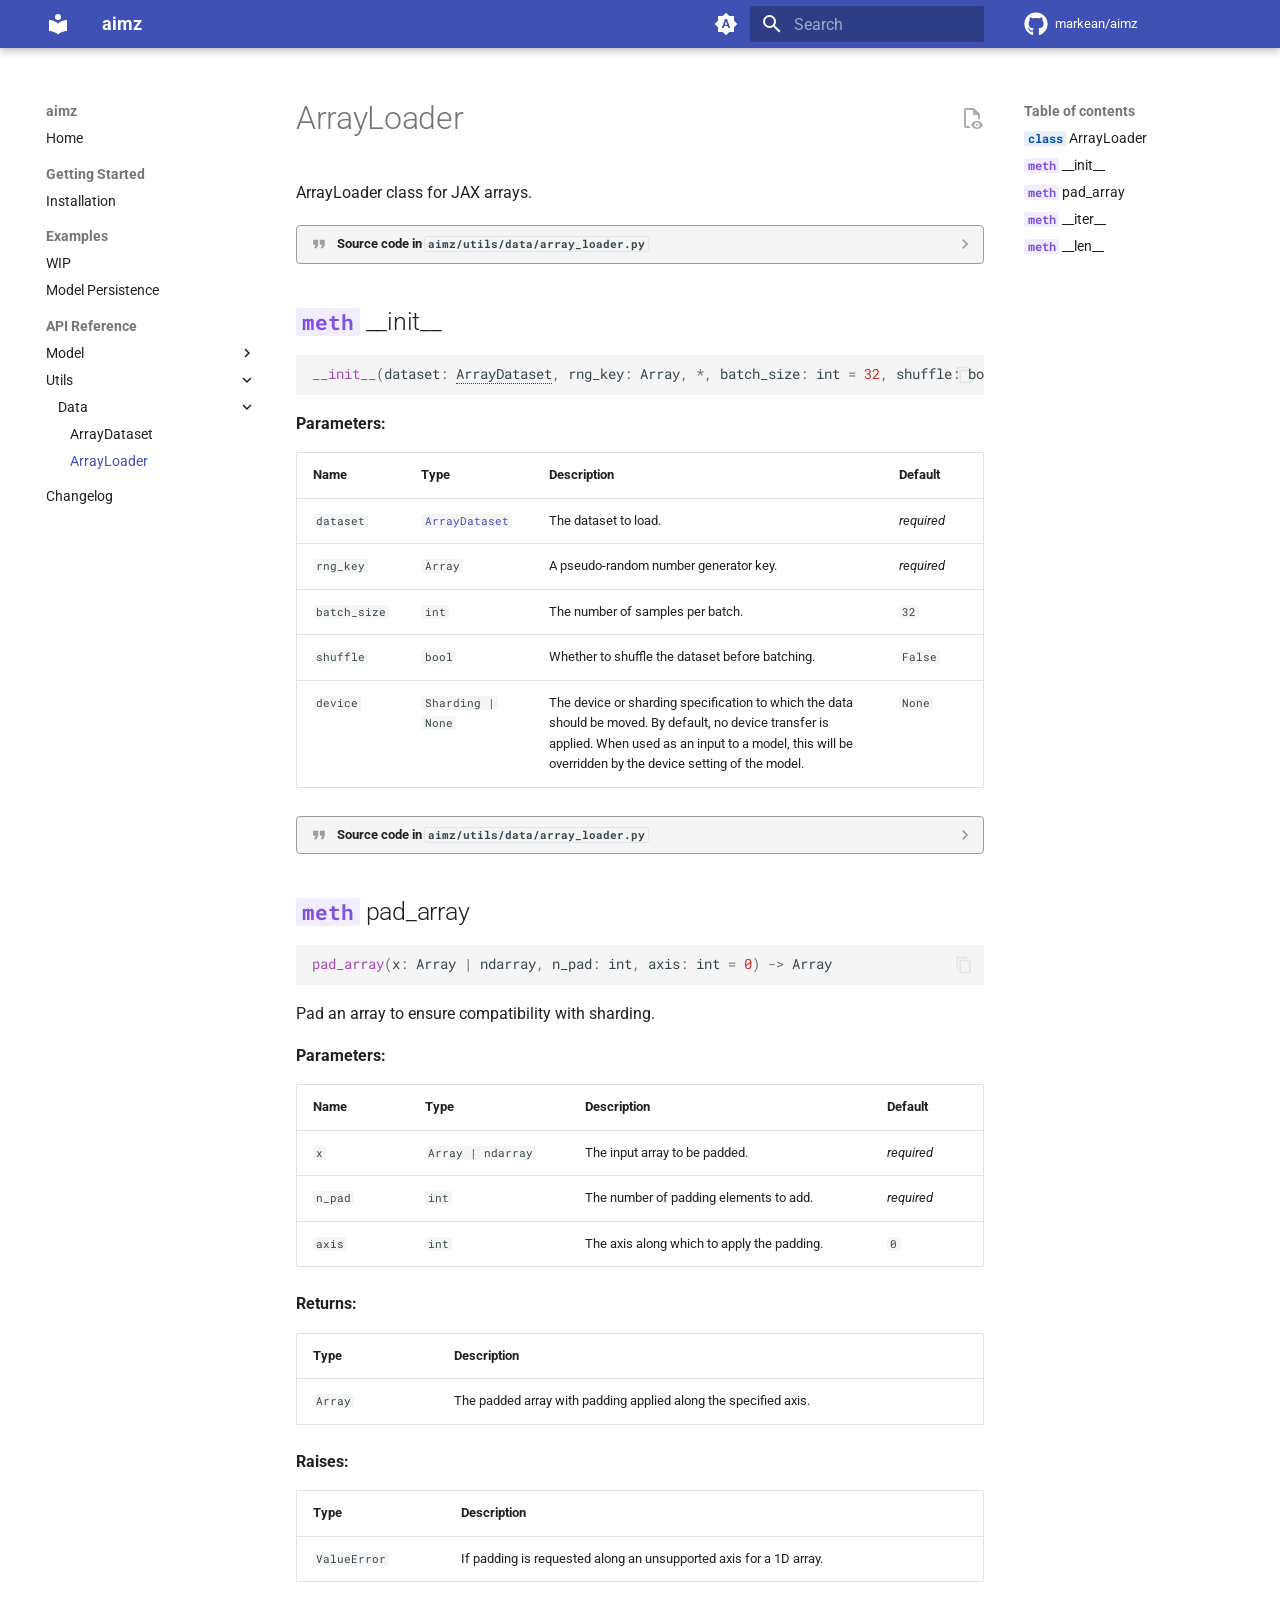
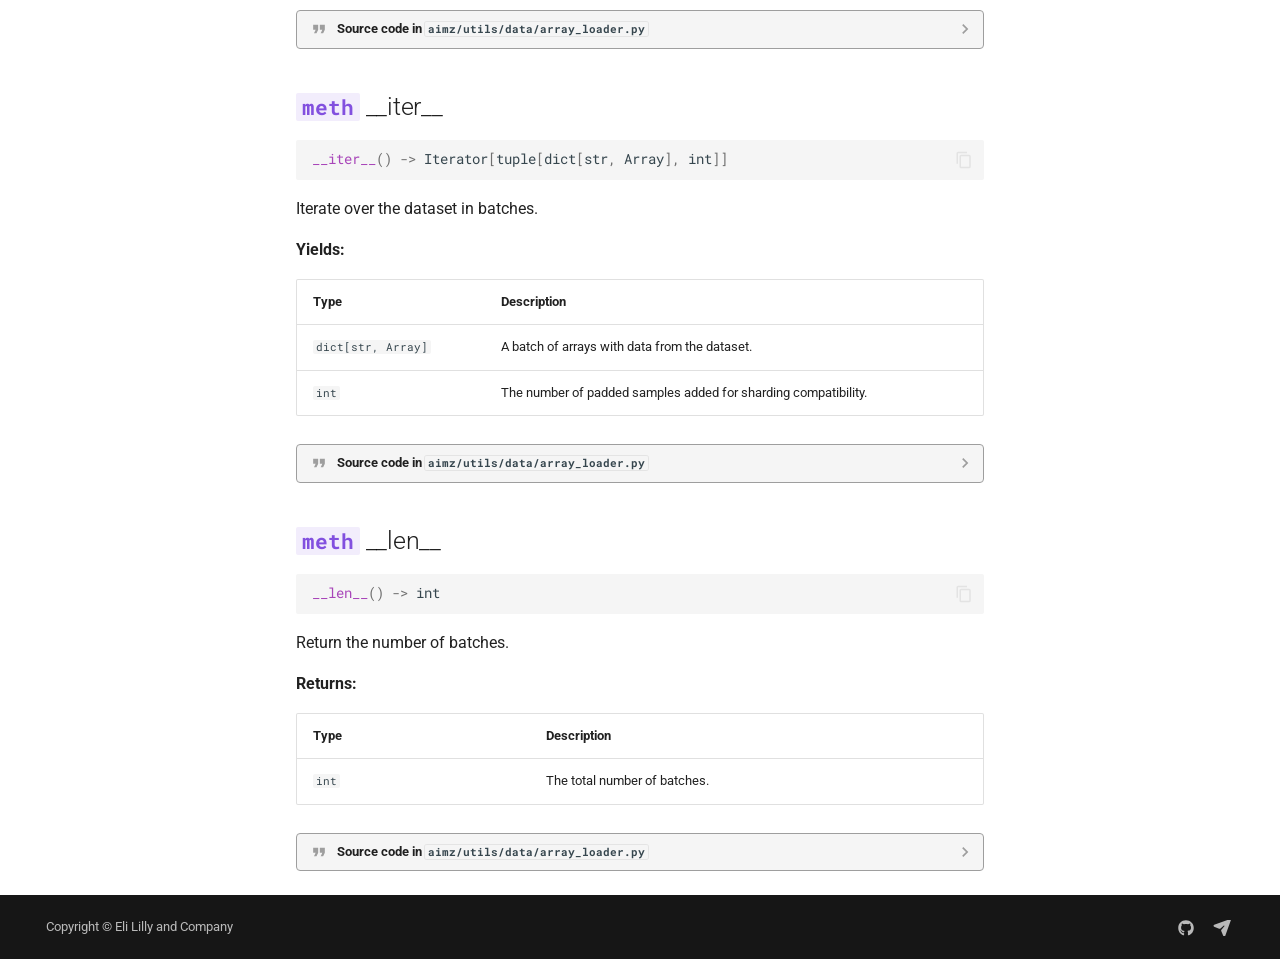
<file: array_loader/index.html>
<!doctype html>
<html lang="en" class="no-js">
  <head>
    
      <meta charset="utf-8">
      <meta name="viewport" content="width=device-width,initial-scale=1">
      
      
        <meta name="author" content="Eunseop Kim">
      
      
        <link rel="canonical" href="https://markean.github.io/aimz/array_loader/">
      
      
        <link rel="prev" href="../array_dataset/">
      
      
        <link rel="next" href="../changelog/">
      
      
      <link rel="icon" href="../assets/images/favicon.png">
      <meta name="generator" content="mkdocs-1.6.1, mkdocs-material-9.6.18">
    
    
      
        <title>ArrayLoader - aimz</title>
      
    
    
      <link rel="stylesheet" href="../assets/stylesheets/main.7e37652d.min.css">
      
        
        <link rel="stylesheet" href="../assets/stylesheets/palette.06af60db.min.css">
      
      


    
    
      
    
    
      
        
        
        <link rel="preconnect" href="https://fonts.gstatic.com" crossorigin>
        <link rel="stylesheet" href="https://fonts.googleapis.com/css?family=Roboto:300,300i,400,400i,700,700i%7CRoboto+Mono:400,400i,700,700i&display=fallback">
        <style>:root{--md-text-font:"Roboto";--md-code-font:"Roboto Mono"}</style>
      
    
    
      <link rel="stylesheet" href="../assets/_mkdocstrings.css">
    
    <script>__md_scope=new URL("..",location),__md_hash=e=>[...e].reduce(((e,_)=>(e<<5)-e+_.charCodeAt(0)),0),__md_get=(e,_=localStorage,t=__md_scope)=>JSON.parse(_.getItem(t.pathname+"."+e)),__md_set=(e,_,t=localStorage,a=__md_scope)=>{try{t.setItem(a.pathname+"."+e,JSON.stringify(_))}catch(e){}}</script>
    
      

    
    
    
  </head>
  
  
    
    
      
    
    
    
    
    <body dir="ltr" data-md-color-scheme="default" data-md-color-primary="indigo" data-md-color-accent="indigo">
  
    
    <input class="md-toggle" data-md-toggle="drawer" type="checkbox" id="__drawer" autocomplete="off">
    <input class="md-toggle" data-md-toggle="search" type="checkbox" id="__search" autocomplete="off">
    <label class="md-overlay" for="__drawer"></label>
    <div data-md-component="skip">
      
        
        <a href="#arrayloader" class="md-skip">
          Skip to content
        </a>
      
    </div>
    <div data-md-component="announce">
      
    </div>
    
    
      

  

<header class="md-header md-header--shadow" data-md-component="header">
  <nav class="md-header__inner md-grid" aria-label="Header">
    <a href=".." title="aimz" class="md-header__button md-logo" aria-label="aimz" data-md-component="logo">
      
  
  <svg xmlns="http://www.w3.org/2000/svg" viewBox="0 0 24 24"><path d="M12 8a3 3 0 0 0 3-3 3 3 0 0 0-3-3 3 3 0 0 0-3 3 3 3 0 0 0 3 3m0 3.54C9.64 9.35 6.5 8 3 8v11c3.5 0 6.64 1.35 9 3.54 2.36-2.19 5.5-3.54 9-3.54V8c-3.5 0-6.64 1.35-9 3.54"/></svg>

    </a>
    <label class="md-header__button md-icon" for="__drawer">
      
      <svg xmlns="http://www.w3.org/2000/svg" viewBox="0 0 24 24"><path d="M3 6h18v2H3zm0 5h18v2H3zm0 5h18v2H3z"/></svg>
    </label>
    <div class="md-header__title" data-md-component="header-title">
      <div class="md-header__ellipsis">
        <div class="md-header__topic">
          <span class="md-ellipsis">
            aimz
          </span>
        </div>
        <div class="md-header__topic" data-md-component="header-topic">
          <span class="md-ellipsis">
            
              ArrayLoader
            
          </span>
        </div>
      </div>
    </div>
    
      
        <form class="md-header__option" data-md-component="palette">
  
    
    
    
    <input class="md-option" data-md-color-media="(prefers-color-scheme)" data-md-color-scheme="default" data-md-color-primary="indigo" data-md-color-accent="indigo"  aria-label="Switch to light mode"  type="radio" name="__palette" id="__palette_0">
    
      <label class="md-header__button md-icon" title="Switch to light mode" for="__palette_1" hidden>
        <svg xmlns="http://www.w3.org/2000/svg" viewBox="0 0 24 24"><path d="m14.3 16-.7-2h-3.2l-.7 2H7.8L11 7h2l3.2 9zM20 8.69V4h-4.69L12 .69 8.69 4H4v4.69L.69 12 4 15.31V20h4.69L12 23.31 15.31 20H20v-4.69L23.31 12zm-9.15 3.96h2.3L12 9z"/></svg>
      </label>
    
  
    
    
    
    <input class="md-option" data-md-color-media="(prefers-color-scheme: light)" data-md-color-scheme="default" data-md-color-primary="indigo" data-md-color-accent="indigo"  aria-label="Switch to dark mode"  type="radio" name="__palette" id="__palette_1">
    
      <label class="md-header__button md-icon" title="Switch to dark mode" for="__palette_2" hidden>
        <svg xmlns="http://www.w3.org/2000/svg" viewBox="0 0 24 24"><path d="M17 7H7a5 5 0 0 0-5 5 5 5 0 0 0 5 5h10a5 5 0 0 0 5-5 5 5 0 0 0-5-5m0 8a3 3 0 0 1-3-3 3 3 0 0 1 3-3 3 3 0 0 1 3 3 3 3 0 0 1-3 3"/></svg>
      </label>
    
  
    
    
    
    <input class="md-option" data-md-color-media="(prefers-color-scheme: dark)" data-md-color-scheme="slate" data-md-color-primary="black" data-md-color-accent="indigo"  aria-label="Switch to system preference"  type="radio" name="__palette" id="__palette_2">
    
      <label class="md-header__button md-icon" title="Switch to system preference" for="__palette_0" hidden>
        <svg xmlns="http://www.w3.org/2000/svg" viewBox="0 0 24 24"><path d="M17 6H7c-3.31 0-6 2.69-6 6s2.69 6 6 6h10c3.31 0 6-2.69 6-6s-2.69-6-6-6m0 10H7c-2.21 0-4-1.79-4-4s1.79-4 4-4h10c2.21 0 4 1.79 4 4s-1.79 4-4 4M7 9c-1.66 0-3 1.34-3 3s1.34 3 3 3 3-1.34 3-3-1.34-3-3-3"/></svg>
      </label>
    
  
</form>
      
    
    
      <script>var palette=__md_get("__palette");if(palette&&palette.color){if("(prefers-color-scheme)"===palette.color.media){var media=matchMedia("(prefers-color-scheme: light)"),input=document.querySelector(media.matches?"[data-md-color-media='(prefers-color-scheme: light)']":"[data-md-color-media='(prefers-color-scheme: dark)']");palette.color.media=input.getAttribute("data-md-color-media"),palette.color.scheme=input.getAttribute("data-md-color-scheme"),palette.color.primary=input.getAttribute("data-md-color-primary"),palette.color.accent=input.getAttribute("data-md-color-accent")}for(var[key,value]of Object.entries(palette.color))document.body.setAttribute("data-md-color-"+key,value)}</script>
    
    
    
      
      
        <label class="md-header__button md-icon" for="__search">
          
          <svg xmlns="http://www.w3.org/2000/svg" viewBox="0 0 24 24"><path d="M9.5 3A6.5 6.5 0 0 1 16 9.5c0 1.61-.59 3.09-1.56 4.23l.27.27h.79l5 5-1.5 1.5-5-5v-.79l-.27-.27A6.52 6.52 0 0 1 9.5 16 6.5 6.5 0 0 1 3 9.5 6.5 6.5 0 0 1 9.5 3m0 2C7 5 5 7 5 9.5S7 14 9.5 14 14 12 14 9.5 12 5 9.5 5"/></svg>
        </label>
        <div class="md-search" data-md-component="search" role="dialog">
  <label class="md-search__overlay" for="__search"></label>
  <div class="md-search__inner" role="search">
    <form class="md-search__form" name="search">
      <input type="text" class="md-search__input" name="query" aria-label="Search" placeholder="Search" autocapitalize="off" autocorrect="off" autocomplete="off" spellcheck="false" data-md-component="search-query" required>
      <label class="md-search__icon md-icon" for="__search">
        
        <svg xmlns="http://www.w3.org/2000/svg" viewBox="0 0 24 24"><path d="M9.5 3A6.5 6.5 0 0 1 16 9.5c0 1.61-.59 3.09-1.56 4.23l.27.27h.79l5 5-1.5 1.5-5-5v-.79l-.27-.27A6.52 6.52 0 0 1 9.5 16 6.5 6.5 0 0 1 3 9.5 6.5 6.5 0 0 1 9.5 3m0 2C7 5 5 7 5 9.5S7 14 9.5 14 14 12 14 9.5 12 5 9.5 5"/></svg>
        
        <svg xmlns="http://www.w3.org/2000/svg" viewBox="0 0 24 24"><path d="M20 11v2H8l5.5 5.5-1.42 1.42L4.16 12l7.92-7.92L13.5 5.5 8 11z"/></svg>
      </label>
      <nav class="md-search__options" aria-label="Search">
        
          <a href="javascript:void(0)" class="md-search__icon md-icon" title="Share" aria-label="Share" data-clipboard data-clipboard-text="" data-md-component="search-share" tabindex="-1">
            
            <svg xmlns="http://www.w3.org/2000/svg" viewBox="0 0 24 24"><path d="M18 16.08c-.76 0-1.44.3-1.96.77L8.91 12.7c.05-.23.09-.46.09-.7s-.04-.47-.09-.7l7.05-4.11c.54.5 1.25.81 2.04.81a3 3 0 0 0 3-3 3 3 0 0 0-3-3 3 3 0 0 0-3 3c0 .24.04.47.09.7L8.04 9.81C7.5 9.31 6.79 9 6 9a3 3 0 0 0-3 3 3 3 0 0 0 3 3c.79 0 1.5-.31 2.04-.81l7.12 4.15c-.05.21-.08.43-.08.66 0 1.61 1.31 2.91 2.92 2.91s2.92-1.3 2.92-2.91A2.92 2.92 0 0 0 18 16.08"/></svg>
          </a>
        
        <button type="reset" class="md-search__icon md-icon" title="Clear" aria-label="Clear" tabindex="-1">
          
          <svg xmlns="http://www.w3.org/2000/svg" viewBox="0 0 24 24"><path d="M19 6.41 17.59 5 12 10.59 6.41 5 5 6.41 10.59 12 5 17.59 6.41 19 12 13.41 17.59 19 19 17.59 13.41 12z"/></svg>
        </button>
      </nav>
      
        <div class="md-search__suggest" data-md-component="search-suggest"></div>
      
    </form>
    <div class="md-search__output">
      <div class="md-search__scrollwrap" tabindex="0" data-md-scrollfix>
        <div class="md-search-result" data-md-component="search-result">
          <div class="md-search-result__meta">
            Initializing search
          </div>
          <ol class="md-search-result__list" role="presentation"></ol>
        </div>
      </div>
    </div>
  </div>
</div>
      
    
    
      <div class="md-header__source">
        <a href="https://github.com/markean/aimz" title="Go to repository" class="md-source" data-md-component="source">
  <div class="md-source__icon md-icon">
    
    <svg xmlns="http://www.w3.org/2000/svg" viewBox="0 0 512 512"><!--! Font Awesome Free 7.0.0 by @fontawesome - https://fontawesome.com License - https://fontawesome.com/license/free (Icons: CC BY 4.0, Fonts: SIL OFL 1.1, Code: MIT License) Copyright 2025 Fonticons, Inc.--><path fill="currentColor" d="M173.9 397.4c0 2-2.3 3.6-5.2 3.6-3.3.3-5.6-1.3-5.6-3.6 0-2 2.3-3.6 5.2-3.6 3-.3 5.6 1.3 5.6 3.6m-31.1-4.5c-.7 2 1.3 4.3 4.3 4.9 2.6 1 5.6 0 6.2-2s-1.3-4.3-4.3-5.2c-2.6-.7-5.5.3-6.2 2.3m44.2-1.7c-2.9.7-4.9 2.6-4.6 4.9.3 2 2.9 3.3 5.9 2.6 2.9-.7 4.9-2.6 4.6-4.6-.3-1.9-3-3.2-5.9-2.9M252.8 8C114.1 8 8 113.3 8 252c0 110.9 69.8 205.8 169.5 239.2 12.8 2.3 17.3-5.6 17.3-12.1 0-6.2-.3-40.4-.3-61.4 0 0-70 15-84.7-29.8 0 0-11.4-29.1-27.8-36.6 0 0-22.9-15.7 1.6-15.4 0 0 24.9 2 38.6 25.8 21.9 38.6 58.6 27.5 72.9 20.9 2.3-16 8.8-27.1 16-33.7-55.9-6.2-112.3-14.3-112.3-110.5 0-27.5 7.6-41.3 23.6-58.9-2.6-6.5-11.1-33.3 2.6-67.9 20.9-6.5 69 27 69 27 20-5.6 41.5-8.5 62.8-8.5s42.8 2.9 62.8 8.5c0 0 48.1-33.6 69-27 13.7 34.7 5.2 61.4 2.6 67.9 16 17.7 25.8 31.5 25.8 58.9 0 96.5-58.9 104.2-114.8 110.5 9.2 7.9 17 22.9 17 46.4 0 33.7-.3 75.4-.3 83.6 0 6.5 4.6 14.4 17.3 12.1C436.2 457.8 504 362.9 504 252 504 113.3 391.5 8 252.8 8M105.2 352.9c-1.3 1-1 3.3.7 5.2 1.6 1.6 3.9 2.3 5.2 1 1.3-1 1-3.3-.7-5.2-1.6-1.6-3.9-2.3-5.2-1m-10.8-8.1c-.7 1.3.3 2.9 2.3 3.9 1.6 1 3.6.7 4.3-.7.7-1.3-.3-2.9-2.3-3.9-2-.6-3.6-.3-4.3.7m32.4 35.6c-1.6 1.3-1 4.3 1.3 6.2 2.3 2.3 5.2 2.6 6.5 1 1.3-1.3.7-4.3-1.3-6.2-2.2-2.3-5.2-2.6-6.5-1m-11.4-14.7c-1.6 1-1.6 3.6 0 5.9s4.3 3.3 5.6 2.3c1.6-1.3 1.6-3.9 0-6.2-1.4-2.3-4-3.3-5.6-2"/></svg>
  </div>
  <div class="md-source__repository">
    markean/aimz
  </div>
</a>
      </div>
    
  </nav>
  
</header>
    
    <div class="md-container" data-md-component="container">
      
      
        
          
        
      
      <main class="md-main" data-md-component="main">
        <div class="md-main__inner md-grid">
          
            
              
              <div class="md-sidebar md-sidebar--primary" data-md-component="sidebar" data-md-type="navigation" >
                <div class="md-sidebar__scrollwrap">
                  <div class="md-sidebar__inner">
                    



<nav class="md-nav md-nav--primary" aria-label="Navigation" data-md-level="0">
  <label class="md-nav__title" for="__drawer">
    <a href=".." title="aimz" class="md-nav__button md-logo" aria-label="aimz" data-md-component="logo">
      
  
  <svg xmlns="http://www.w3.org/2000/svg" viewBox="0 0 24 24"><path d="M12 8a3 3 0 0 0 3-3 3 3 0 0 0-3-3 3 3 0 0 0-3 3 3 3 0 0 0 3 3m0 3.54C9.64 9.35 6.5 8 3 8v11c3.5 0 6.64 1.35 9 3.54 2.36-2.19 5.5-3.54 9-3.54V8c-3.5 0-6.64 1.35-9 3.54"/></svg>

    </a>
    aimz
  </label>
  
    <div class="md-nav__source">
      <a href="https://github.com/markean/aimz" title="Go to repository" class="md-source" data-md-component="source">
  <div class="md-source__icon md-icon">
    
    <svg xmlns="http://www.w3.org/2000/svg" viewBox="0 0 512 512"><!--! Font Awesome Free 7.0.0 by @fontawesome - https://fontawesome.com License - https://fontawesome.com/license/free (Icons: CC BY 4.0, Fonts: SIL OFL 1.1, Code: MIT License) Copyright 2025 Fonticons, Inc.--><path fill="currentColor" d="M173.9 397.4c0 2-2.3 3.6-5.2 3.6-3.3.3-5.6-1.3-5.6-3.6 0-2 2.3-3.6 5.2-3.6 3-.3 5.6 1.3 5.6 3.6m-31.1-4.5c-.7 2 1.3 4.3 4.3 4.9 2.6 1 5.6 0 6.2-2s-1.3-4.3-4.3-5.2c-2.6-.7-5.5.3-6.2 2.3m44.2-1.7c-2.9.7-4.9 2.6-4.6 4.9.3 2 2.9 3.3 5.9 2.6 2.9-.7 4.9-2.6 4.6-4.6-.3-1.9-3-3.2-5.9-2.9M252.8 8C114.1 8 8 113.3 8 252c0 110.9 69.8 205.8 169.5 239.2 12.8 2.3 17.3-5.6 17.3-12.1 0-6.2-.3-40.4-.3-61.4 0 0-70 15-84.7-29.8 0 0-11.4-29.1-27.8-36.6 0 0-22.9-15.7 1.6-15.4 0 0 24.9 2 38.6 25.8 21.9 38.6 58.6 27.5 72.9 20.9 2.3-16 8.8-27.1 16-33.7-55.9-6.2-112.3-14.3-112.3-110.5 0-27.5 7.6-41.3 23.6-58.9-2.6-6.5-11.1-33.3 2.6-67.9 20.9-6.5 69 27 69 27 20-5.6 41.5-8.5 62.8-8.5s42.8 2.9 62.8 8.5c0 0 48.1-33.6 69-27 13.7 34.7 5.2 61.4 2.6 67.9 16 17.7 25.8 31.5 25.8 58.9 0 96.5-58.9 104.2-114.8 110.5 9.2 7.9 17 22.9 17 46.4 0 33.7-.3 75.4-.3 83.6 0 6.5 4.6 14.4 17.3 12.1C436.2 457.8 504 362.9 504 252 504 113.3 391.5 8 252.8 8M105.2 352.9c-1.3 1-1 3.3.7 5.2 1.6 1.6 3.9 2.3 5.2 1 1.3-1 1-3.3-.7-5.2-1.6-1.6-3.9-2.3-5.2-1m-10.8-8.1c-.7 1.3.3 2.9 2.3 3.9 1.6 1 3.6.7 4.3-.7.7-1.3-.3-2.9-2.3-3.9-2-.6-3.6-.3-4.3.7m32.4 35.6c-1.6 1.3-1 4.3 1.3 6.2 2.3 2.3 5.2 2.6 6.5 1 1.3-1.3.7-4.3-1.3-6.2-2.2-2.3-5.2-2.6-6.5-1m-11.4-14.7c-1.6 1-1.6 3.6 0 5.9s4.3 3.3 5.6 2.3c1.6-1.3 1.6-3.9 0-6.2-1.4-2.3-4-3.3-5.6-2"/></svg>
  </div>
  <div class="md-source__repository">
    markean/aimz
  </div>
</a>
    </div>
  
  <ul class="md-nav__list" data-md-scrollfix>
    
      
      
  
  
  
  
    <li class="md-nav__item">
      <a href=".." class="md-nav__link">
        
  
  
  <span class="md-ellipsis">
    Home
    
  </span>
  

      </a>
    </li>
  

    
      
      
  
  
  
  
    
    
      
        
      
    
    
    
      
        
        
      
    
    
    <li class="md-nav__item md-nav__item--section md-nav__item--nested">
      
        
        
        <input class="md-nav__toggle md-toggle " type="checkbox" id="__nav_2" >
        
          
          <label class="md-nav__link" for="__nav_2" id="__nav_2_label" tabindex="">
            
  
  
  <span class="md-ellipsis">
    Getting Started
    
  </span>
  

            <span class="md-nav__icon md-icon"></span>
          </label>
        
        <nav class="md-nav" data-md-level="1" aria-labelledby="__nav_2_label" aria-expanded="false">
          <label class="md-nav__title" for="__nav_2">
            <span class="md-nav__icon md-icon"></span>
            Getting Started
          </label>
          <ul class="md-nav__list" data-md-scrollfix>
            
              
                
  
  
  
  
    <li class="md-nav__item">
      <a href="../installation/" class="md-nav__link">
        
  
  
  <span class="md-ellipsis">
    Installation
    
  </span>
  

      </a>
    </li>
  

              
            
          </ul>
        </nav>
      
    </li>
  

    
      
      
  
  
  
  
    
    
      
        
      
        
      
    
    
    
      
        
        
      
    
    
    <li class="md-nav__item md-nav__item--section md-nav__item--nested">
      
        
        
        <input class="md-nav__toggle md-toggle " type="checkbox" id="__nav_3" >
        
          
          <label class="md-nav__link" for="__nav_3" id="__nav_3_label" tabindex="">
            
  
  
  <span class="md-ellipsis">
    Examples
    
  </span>
  

            <span class="md-nav__icon md-icon"></span>
          </label>
        
        <nav class="md-nav" data-md-level="1" aria-labelledby="__nav_3_label" aria-expanded="false">
          <label class="md-nav__title" for="__nav_3">
            <span class="md-nav__icon md-icon"></span>
            Examples
          </label>
          <ul class="md-nav__list" data-md-scrollfix>
            
              
                
  
  
  
  
    <li class="md-nav__item">
      <a href="../wip/" class="md-nav__link">
        
  
  
  <span class="md-ellipsis">
    WIP
    
  </span>
  

      </a>
    </li>
  

              
            
              
                
  
  
  
  
    <li class="md-nav__item">
      <a href="../model_persistence/" class="md-nav__link">
        
  
  
  <span class="md-ellipsis">
    Model Persistence
    
  </span>
  

      </a>
    </li>
  

              
            
          </ul>
        </nav>
      
    </li>
  

    
      
      
  
  
    
  
  
  
    
    
      
        
      
        
      
    
    
    
      
        
        
      
    
    
    <li class="md-nav__item md-nav__item--active md-nav__item--section md-nav__item--nested">
      
        
        
        <input class="md-nav__toggle md-toggle " type="checkbox" id="__nav_4" checked>
        
          
          <label class="md-nav__link" for="__nav_4" id="__nav_4_label" tabindex="">
            
  
  
  <span class="md-ellipsis">
    API Reference
    
  </span>
  

            <span class="md-nav__icon md-icon"></span>
          </label>
        
        <nav class="md-nav" data-md-level="1" aria-labelledby="__nav_4_label" aria-expanded="true">
          <label class="md-nav__title" for="__nav_4">
            <span class="md-nav__icon md-icon"></span>
            API Reference
          </label>
          <ul class="md-nav__list" data-md-scrollfix>
            
              
                
  
  
  
  
    
    
      
        
      
    
    
    
      
    
    
    <li class="md-nav__item md-nav__item--nested">
      
        
        
        <input class="md-nav__toggle md-toggle " type="checkbox" id="__nav_4_1" >
        
          
          <label class="md-nav__link" for="__nav_4_1" id="__nav_4_1_label" tabindex="0">
            
  
  
  <span class="md-ellipsis">
    Model
    
  </span>
  

            <span class="md-nav__icon md-icon"></span>
          </label>
        
        <nav class="md-nav" data-md-level="2" aria-labelledby="__nav_4_1_label" aria-expanded="false">
          <label class="md-nav__title" for="__nav_4_1">
            <span class="md-nav__icon md-icon"></span>
            Model
          </label>
          <ul class="md-nav__list" data-md-scrollfix>
            
              
                
  
  
  
  
    <li class="md-nav__item">
      <a href="../impact_model/" class="md-nav__link">
        
  
  
  <span class="md-ellipsis">
    ImpactModel
    
  </span>
  

      </a>
    </li>
  

              
            
          </ul>
        </nav>
      
    </li>
  

              
            
              
                
  
  
    
  
  
  
    
    
      
        
      
    
    
    
      
    
    
    <li class="md-nav__item md-nav__item--active md-nav__item--nested">
      
        
        
        <input class="md-nav__toggle md-toggle " type="checkbox" id="__nav_4_2" checked>
        
          
          <label class="md-nav__link" for="__nav_4_2" id="__nav_4_2_label" tabindex="0">
            
  
  
  <span class="md-ellipsis">
    Utils
    
  </span>
  

            <span class="md-nav__icon md-icon"></span>
          </label>
        
        <nav class="md-nav" data-md-level="2" aria-labelledby="__nav_4_2_label" aria-expanded="true">
          <label class="md-nav__title" for="__nav_4_2">
            <span class="md-nav__icon md-icon"></span>
            Utils
          </label>
          <ul class="md-nav__list" data-md-scrollfix>
            
              
                
  
  
    
  
  
  
    
    
      
        
      
        
      
    
    
    
      
    
    
    <li class="md-nav__item md-nav__item--active md-nav__item--nested">
      
        
        
        <input class="md-nav__toggle md-toggle " type="checkbox" id="__nav_4_2_1" checked>
        
          
          <label class="md-nav__link" for="__nav_4_2_1" id="__nav_4_2_1_label" tabindex="0">
            
  
  
  <span class="md-ellipsis">
    Data
    
  </span>
  

            <span class="md-nav__icon md-icon"></span>
          </label>
        
        <nav class="md-nav" data-md-level="3" aria-labelledby="__nav_4_2_1_label" aria-expanded="true">
          <label class="md-nav__title" for="__nav_4_2_1">
            <span class="md-nav__icon md-icon"></span>
            Data
          </label>
          <ul class="md-nav__list" data-md-scrollfix>
            
              
                
  
  
  
  
    <li class="md-nav__item">
      <a href="../array_dataset/" class="md-nav__link">
        
  
  
  <span class="md-ellipsis">
    ArrayDataset
    
  </span>
  

      </a>
    </li>
  

              
            
              
                
  
  
    
  
  
  
    <li class="md-nav__item md-nav__item--active">
      
      <input class="md-nav__toggle md-toggle" type="checkbox" id="__toc">
      
      
        
      
      
        <label class="md-nav__link md-nav__link--active" for="__toc">
          
  
  
  <span class="md-ellipsis">
    ArrayLoader
    
  </span>
  

          <span class="md-nav__icon md-icon"></span>
        </label>
      
      <a href="./" class="md-nav__link md-nav__link--active">
        
  
  
  <span class="md-ellipsis">
    ArrayLoader
    
  </span>
  

      </a>
      
        

<nav class="md-nav md-nav--secondary" aria-label="Table of contents">
  
  
  
    
  
  
    <label class="md-nav__title" for="__toc">
      <span class="md-nav__icon md-icon"></span>
      Table of contents
    </label>
    <ul class="md-nav__list" data-md-component="toc" data-md-scrollfix>
      
        <li class="md-nav__item">
  <a href="#aimz.utils.data.array_loader.ArrayLoader" class="md-nav__link">
    <span class="md-ellipsis">
      <code class="doc-symbol doc-symbol-toc doc-symbol-class"></code>&nbsp;ArrayLoader
    </span>
  </a>
  
</li>
      
        <li class="md-nav__item">
  <a href="#aimz.utils.data.array_loader.ArrayLoader.__init__" class="md-nav__link">
    <span class="md-ellipsis">
      <code class="doc-symbol doc-symbol-toc doc-symbol-method"></code>&nbsp;__init__
    </span>
  </a>
  
</li>
      
        <li class="md-nav__item">
  <a href="#aimz.utils.data.array_loader.ArrayLoader.pad_array" class="md-nav__link">
    <span class="md-ellipsis">
      <code class="doc-symbol doc-symbol-toc doc-symbol-method"></code>&nbsp;pad_array
    </span>
  </a>
  
</li>
      
        <li class="md-nav__item">
  <a href="#aimz.utils.data.array_loader.ArrayLoader.__iter__" class="md-nav__link">
    <span class="md-ellipsis">
      <code class="doc-symbol doc-symbol-toc doc-symbol-method"></code>&nbsp;__iter__
    </span>
  </a>
  
</li>
      
        <li class="md-nav__item">
  <a href="#aimz.utils.data.array_loader.ArrayLoader.__len__" class="md-nav__link">
    <span class="md-ellipsis">
      <code class="doc-symbol doc-symbol-toc doc-symbol-method"></code>&nbsp;__len__
    </span>
  </a>
  
</li>
      
    </ul>
  
</nav>
      
    </li>
  

              
            
          </ul>
        </nav>
      
    </li>
  

              
            
          </ul>
        </nav>
      
    </li>
  

              
            
          </ul>
        </nav>
      
    </li>
  

    
      
      
  
  
  
  
    <li class="md-nav__item">
      <a href="../changelog/" class="md-nav__link">
        
  
  
  <span class="md-ellipsis">
    Changelog
    
  </span>
  

      </a>
    </li>
  

    
  </ul>
</nav>
                  </div>
                </div>
              </div>
            
            
              
              <div class="md-sidebar md-sidebar--secondary" data-md-component="sidebar" data-md-type="toc" >
                <div class="md-sidebar__scrollwrap">
                  <div class="md-sidebar__inner">
                    

<nav class="md-nav md-nav--secondary" aria-label="Table of contents">
  
  
  
    
  
  
    <label class="md-nav__title" for="__toc">
      <span class="md-nav__icon md-icon"></span>
      Table of contents
    </label>
    <ul class="md-nav__list" data-md-component="toc" data-md-scrollfix>
      
        <li class="md-nav__item">
  <a href="#aimz.utils.data.array_loader.ArrayLoader" class="md-nav__link">
    <span class="md-ellipsis">
      <code class="doc-symbol doc-symbol-toc doc-symbol-class"></code>&nbsp;ArrayLoader
    </span>
  </a>
  
</li>
      
        <li class="md-nav__item">
  <a href="#aimz.utils.data.array_loader.ArrayLoader.__init__" class="md-nav__link">
    <span class="md-ellipsis">
      <code class="doc-symbol doc-symbol-toc doc-symbol-method"></code>&nbsp;__init__
    </span>
  </a>
  
</li>
      
        <li class="md-nav__item">
  <a href="#aimz.utils.data.array_loader.ArrayLoader.pad_array" class="md-nav__link">
    <span class="md-ellipsis">
      <code class="doc-symbol doc-symbol-toc doc-symbol-method"></code>&nbsp;pad_array
    </span>
  </a>
  
</li>
      
        <li class="md-nav__item">
  <a href="#aimz.utils.data.array_loader.ArrayLoader.__iter__" class="md-nav__link">
    <span class="md-ellipsis">
      <code class="doc-symbol doc-symbol-toc doc-symbol-method"></code>&nbsp;__iter__
    </span>
  </a>
  
</li>
      
        <li class="md-nav__item">
  <a href="#aimz.utils.data.array_loader.ArrayLoader.__len__" class="md-nav__link">
    <span class="md-ellipsis">
      <code class="doc-symbol doc-symbol-toc doc-symbol-method"></code>&nbsp;__len__
    </span>
  </a>
  
</li>
      
    </ul>
  
</nav>
                  </div>
                </div>
              </div>
            
          
          
            <div class="md-content" data-md-component="content">
              <article class="md-content__inner md-typeset">
                
                  


  
  
    
      
    
    <a href="https://github.com/markean/aimz/raw/master/docs/array_loader.md" title="View source of this page" class="md-content__button md-icon">
      
      <svg xmlns="http://www.w3.org/2000/svg" viewBox="0 0 24 24"><path d="M17 18c.56 0 1 .44 1 1s-.44 1-1 1-1-.44-1-1 .44-1 1-1m0-3c-2.73 0-5.06 1.66-6 4 .94 2.34 3.27 4 6 4s5.06-1.66 6-4c-.94-2.34-3.27-4-6-4m0 6.5a2.5 2.5 0 0 1-2.5-2.5 2.5 2.5 0 0 1 2.5-2.5 2.5 2.5 0 0 1 2.5 2.5 2.5 2.5 0 0 1-2.5 2.5M9.27 20H6V4h7v5h5v4.07c.7.08 1.36.25 2 .49V8l-6-6H6a2 2 0 0 0-2 2v16a2 2 0 0 0 2 2h4.5a8.2 8.2 0 0 1-1.23-2"/></svg>
    </a>
  


<h1 id="arrayloader">ArrayLoader<a class="headerlink" href="#arrayloader" title="Permanent link">&para;</a></h1>


<div class="doc doc-object doc-class">



<a id="aimz.utils.data.array_loader.ArrayLoader"></a>
    <div class="doc doc-contents first">


        <p>ArrayLoader class for JAX arrays.</p>







              <details class="quote">
                <summary>Source code in <code>aimz/utils/data/array_loader.py</code></summary>
                <div class="highlight"><table class="highlighttable"><tr><td class="linenos"><div class="linenodiv"><pre><span></span><span class="normal"> 37</span>
<span class="normal"> 38</span>
<span class="normal"> 39</span>
<span class="normal"> 40</span>
<span class="normal"> 41</span>
<span class="normal"> 42</span>
<span class="normal"> 43</span>
<span class="normal"> 44</span>
<span class="normal"> 45</span>
<span class="normal"> 46</span>
<span class="normal"> 47</span>
<span class="normal"> 48</span>
<span class="normal"> 49</span>
<span class="normal"> 50</span>
<span class="normal"> 51</span>
<span class="normal"> 52</span>
<span class="normal"> 53</span>
<span class="normal"> 54</span>
<span class="normal"> 55</span>
<span class="normal"> 56</span>
<span class="normal"> 57</span>
<span class="normal"> 58</span>
<span class="normal"> 59</span>
<span class="normal"> 60</span>
<span class="normal"> 61</span>
<span class="normal"> 62</span>
<span class="normal"> 63</span>
<span class="normal"> 64</span>
<span class="normal"> 65</span>
<span class="normal"> 66</span>
<span class="normal"> 67</span>
<span class="normal"> 68</span>
<span class="normal"> 69</span>
<span class="normal"> 70</span>
<span class="normal"> 71</span>
<span class="normal"> 72</span>
<span class="normal"> 73</span>
<span class="normal"> 74</span>
<span class="normal"> 75</span>
<span class="normal"> 76</span>
<span class="normal"> 77</span>
<span class="normal"> 78</span>
<span class="normal"> 79</span>
<span class="normal"> 80</span>
<span class="normal"> 81</span>
<span class="normal"> 82</span>
<span class="normal"> 83</span>
<span class="normal"> 84</span>
<span class="normal"> 85</span>
<span class="normal"> 86</span>
<span class="normal"> 87</span>
<span class="normal"> 88</span>
<span class="normal"> 89</span>
<span class="normal"> 90</span>
<span class="normal"> 91</span>
<span class="normal"> 92</span>
<span class="normal"> 93</span>
<span class="normal"> 94</span>
<span class="normal"> 95</span>
<span class="normal"> 96</span>
<span class="normal"> 97</span>
<span class="normal"> 98</span>
<span class="normal"> 99</span>
<span class="normal">100</span>
<span class="normal">101</span>
<span class="normal">102</span>
<span class="normal">103</span>
<span class="normal">104</span>
<span class="normal">105</span>
<span class="normal">106</span>
<span class="normal">107</span>
<span class="normal">108</span>
<span class="normal">109</span>
<span class="normal">110</span>
<span class="normal">111</span>
<span class="normal">112</span>
<span class="normal">113</span>
<span class="normal">114</span>
<span class="normal">115</span>
<span class="normal">116</span>
<span class="normal">117</span>
<span class="normal">118</span>
<span class="normal">119</span>
<span class="normal">120</span>
<span class="normal">121</span>
<span class="normal">122</span>
<span class="normal">123</span>
<span class="normal">124</span>
<span class="normal">125</span>
<span class="normal">126</span>
<span class="normal">127</span>
<span class="normal">128</span>
<span class="normal">129</span>
<span class="normal">130</span>
<span class="normal">131</span>
<span class="normal">132</span>
<span class="normal">133</span>
<span class="normal">134</span>
<span class="normal">135</span>
<span class="normal">136</span>
<span class="normal">137</span>
<span class="normal">138</span>
<span class="normal">139</span>
<span class="normal">140</span></pre></div></td><td class="code"><div><pre><span></span><code><span class="k">class</span><span class="w"> </span><span class="nc">ArrayLoader</span><span class="p">:</span>
<span class="w">    </span><span class="sd">&quot;&quot;&quot;ArrayLoader class for JAX arrays.&quot;&quot;&quot;</span>

    <span class="k">def</span><span class="w"> </span><span class="fm">__init__</span><span class="p">(</span>
        <span class="bp">self</span><span class="p">,</span>
        <span class="n">dataset</span><span class="p">:</span> <span class="n">ArrayDataset</span><span class="p">,</span>
        <span class="n">rng_key</span><span class="p">:</span> <span class="n">Array</span><span class="p">,</span>
        <span class="o">*</span><span class="p">,</span>
        <span class="n">batch_size</span><span class="p">:</span> <span class="nb">int</span> <span class="o">=</span> <span class="mi">32</span><span class="p">,</span>
        <span class="n">shuffle</span><span class="p">:</span> <span class="nb">bool</span> <span class="o">=</span> <span class="kc">False</span><span class="p">,</span>
        <span class="n">device</span><span class="p">:</span> <span class="s2">&quot;Sharding | None&quot;</span> <span class="o">=</span> <span class="kc">None</span><span class="p">,</span>
    <span class="p">)</span> <span class="o">-&gt;</span> <span class="kc">None</span><span class="p">:</span>
<span class="w">        </span><span class="sd">&quot;&quot;&quot;Initialize an ArrayLoader instance.</span>

<span class="sd">        Args:</span>
<span class="sd">            dataset (ArrayDataset): The dataset to load.</span>
<span class="sd">            rng_key (Array): A pseudo-random number generator key.</span>
<span class="sd">            batch_size (int): The number of samples per batch.</span>
<span class="sd">            shuffle (bool, optional): Whether to shuffle the dataset before batching.</span>
<span class="sd">            device (Sharding | None, optional): The device or sharding specification to</span>
<span class="sd">                which the data should be moved. By default, no device transfer is</span>
<span class="sd">                applied. When used as an input to a model, this will be overridden by</span>
<span class="sd">                the device setting of the model.</span>
<span class="sd">        &quot;&quot;&quot;</span>
        <span class="bp">self</span><span class="o">.</span><span class="n">dataset</span> <span class="o">=</span> <span class="n">dataset</span>
        <span class="k">if</span> <span class="p">(</span>
            <span class="ow">not</span> <span class="nb">isinstance</span><span class="p">(</span><span class="n">batch_size</span><span class="p">,</span> <span class="nb">int</span><span class="p">)</span>
            <span class="ow">or</span> <span class="nb">isinstance</span><span class="p">(</span><span class="n">batch_size</span><span class="p">,</span> <span class="nb">bool</span><span class="p">)</span>
            <span class="ow">or</span> <span class="n">batch_size</span> <span class="o">&lt;=</span> <span class="mi">0</span>
        <span class="p">):</span>
            <span class="n">msg</span> <span class="o">=</span> <span class="sa">f</span><span class="s2">&quot;`batch_size` should be a positive integer, but got </span><span class="si">{</span><span class="n">batch_size</span><span class="si">!r}</span><span class="s2">.&quot;</span>
            <span class="k">raise</span> <span class="ne">ValueError</span><span class="p">(</span><span class="n">msg</span><span class="p">)</span>
        <span class="bp">self</span><span class="o">.</span><span class="n">batch_size</span> <span class="o">=</span> <span class="n">batch_size</span>
        <span class="bp">self</span><span class="o">.</span><span class="n">shuffle</span> <span class="o">=</span> <span class="n">shuffle</span>
        <span class="bp">self</span><span class="o">.</span><span class="n">indices</span> <span class="o">=</span> <span class="n">jnp</span><span class="o">.</span><span class="n">arange</span><span class="p">(</span><span class="nb">len</span><span class="p">(</span><span class="bp">self</span><span class="o">.</span><span class="n">dataset</span><span class="p">))</span>
        <span class="k">if</span> <span class="n">rng_key</span><span class="o">.</span><span class="n">dtype</span> <span class="o">==</span> <span class="n">jnp</span><span class="o">.</span><span class="n">uint32</span><span class="p">:</span>
            <span class="n">msg</span> <span class="o">=</span> <span class="s2">&quot;Legacy `uint32` PRNGKey detected; converting to a typed key array.&quot;</span>
            <span class="n">warn</span><span class="p">(</span><span class="n">msg</span><span class="p">,</span> <span class="n">category</span><span class="o">=</span><span class="ne">UserWarning</span><span class="p">,</span> <span class="n">stacklevel</span><span class="o">=</span><span class="mi">2</span><span class="p">)</span>
            <span class="n">rng_key</span> <span class="o">=</span> <span class="n">random</span><span class="o">.</span><span class="n">wrap_key_data</span><span class="p">(</span><span class="n">rng_key</span><span class="p">)</span>
        <span class="bp">self</span><span class="o">.</span><span class="n">rng_key</span> <span class="o">=</span> <span class="n">rng_key</span>
        <span class="bp">self</span><span class="o">.</span><span class="n">_num_devices</span> <span class="o">=</span> <span class="n">local_device_count</span><span class="p">()</span>
        <span class="bp">self</span><span class="o">.</span><span class="n">device</span> <span class="o">=</span> <span class="n">device</span>

    <span class="k">def</span><span class="w"> </span><span class="nf">pad_array</span><span class="p">(</span><span class="bp">self</span><span class="p">,</span> <span class="n">x</span><span class="p">:</span> <span class="s2">&quot;Array | ndarray&quot;</span><span class="p">,</span> <span class="n">n_pad</span><span class="p">:</span> <span class="nb">int</span><span class="p">,</span> <span class="n">axis</span><span class="p">:</span> <span class="nb">int</span> <span class="o">=</span> <span class="mi">0</span><span class="p">)</span> <span class="o">-&gt;</span> <span class="n">Array</span><span class="p">:</span>
<span class="w">        </span><span class="sd">&quot;&quot;&quot;Pad an array to ensure compatibility with sharding.</span>

<span class="sd">        Args:</span>
<span class="sd">            x (Array | ndarray): The input array to be padded.</span>
<span class="sd">            n_pad (int): The number of padding elements to add.</span>
<span class="sd">            axis (int): The axis along which to apply the padding.</span>

<span class="sd">        Returns:</span>
<span class="sd">            The padded array with padding applied along the specified axis.</span>

<span class="sd">        Raises:</span>
<span class="sd">            ValueError: If padding is requested along an unsupported axis for a 1D</span>
<span class="sd">                array.</span>
<span class="sd">        &quot;&quot;&quot;</span>
        <span class="k">if</span> <span class="n">x</span><span class="o">.</span><span class="n">ndim</span> <span class="o">==</span> <span class="mi">1</span><span class="p">:</span>
            <span class="k">if</span> <span class="n">axis</span> <span class="o">==</span> <span class="mi">0</span><span class="p">:</span>
                <span class="k">return</span> <span class="n">jnp</span><span class="o">.</span><span class="n">pad</span><span class="p">(</span><span class="n">x</span><span class="p">,</span> <span class="n">pad_width</span><span class="o">=</span><span class="p">(</span><span class="mi">0</span><span class="p">,</span> <span class="n">n_pad</span><span class="p">),</span> <span class="n">mode</span><span class="o">=</span><span class="s2">&quot;edge&quot;</span><span class="p">)</span>
            <span class="n">msg</span> <span class="o">=</span> <span class="s2">&quot;Padding 1D arrays is only supported along axis 0.&quot;</span>
            <span class="k">raise</span> <span class="ne">ValueError</span><span class="p">(</span><span class="n">msg</span><span class="p">)</span>

        <span class="c1"># Initialize all axes with no padding</span>
        <span class="n">pad_width</span><span class="p">:</span> <span class="nb">list</span><span class="p">[</span><span class="nb">tuple</span><span class="p">[</span><span class="nb">int</span><span class="p">,</span> <span class="nb">int</span><span class="p">]]</span> <span class="o">=</span> <span class="p">[(</span><span class="mi">0</span><span class="p">,</span> <span class="mi">0</span><span class="p">)]</span> <span class="o">*</span> <span class="n">x</span><span class="o">.</span><span class="n">ndim</span>
        <span class="c1"># Apply padding to the specified axis</span>
        <span class="n">pad_width</span><span class="p">[</span><span class="n">axis</span><span class="p">]</span> <span class="o">=</span> <span class="p">(</span><span class="mi">0</span><span class="p">,</span> <span class="n">n_pad</span><span class="p">)</span>

        <span class="k">return</span> <span class="n">jnp</span><span class="o">.</span><span class="n">pad</span><span class="p">(</span><span class="n">x</span><span class="p">,</span> <span class="n">pad_width</span><span class="o">=</span><span class="n">pad_width</span><span class="p">,</span> <span class="n">mode</span><span class="o">=</span><span class="s2">&quot;edge&quot;</span><span class="p">)</span>

    <span class="k">def</span><span class="w"> </span><span class="fm">__iter__</span><span class="p">(</span><span class="bp">self</span><span class="p">)</span> <span class="o">-&gt;</span> <span class="n">Iterator</span><span class="p">[</span><span class="nb">tuple</span><span class="p">[</span><span class="nb">dict</span><span class="p">[</span><span class="nb">str</span><span class="p">,</span> <span class="n">Array</span><span class="p">],</span> <span class="nb">int</span><span class="p">]]:</span>
<span class="w">        </span><span class="sd">&quot;&quot;&quot;Iterate over the dataset in batches.</span>

<span class="sd">        Yields:</span>
<span class="sd">            A batch of arrays with data from the dataset.</span>
<span class="sd">            The number of padded samples added for sharding compatibility.</span>
<span class="sd">        &quot;&quot;&quot;</span>
        <span class="n">indices</span> <span class="o">=</span> <span class="bp">self</span><span class="o">.</span><span class="n">indices</span>
        <span class="k">if</span> <span class="bp">self</span><span class="o">.</span><span class="n">shuffle</span><span class="p">:</span>
            <span class="bp">self</span><span class="o">.</span><span class="n">rng_key</span><span class="p">,</span> <span class="n">subkey</span> <span class="o">=</span> <span class="n">random</span><span class="o">.</span><span class="n">split</span><span class="p">(</span><span class="bp">self</span><span class="o">.</span><span class="n">rng_key</span><span class="p">)</span>
            <span class="n">indices</span> <span class="o">=</span> <span class="n">random</span><span class="o">.</span><span class="n">permutation</span><span class="p">(</span><span class="n">subkey</span><span class="p">,</span> <span class="bp">self</span><span class="o">.</span><span class="n">indices</span><span class="p">)</span>
        <span class="k">for</span> <span class="n">start</span> <span class="ow">in</span> <span class="nb">range</span><span class="p">(</span><span class="mi">0</span><span class="p">,</span> <span class="nb">len</span><span class="p">(</span><span class="bp">self</span><span class="o">.</span><span class="n">dataset</span><span class="p">),</span> <span class="bp">self</span><span class="o">.</span><span class="n">batch_size</span><span class="p">):</span>
            <span class="n">end</span> <span class="o">=</span> <span class="n">start</span> <span class="o">+</span> <span class="bp">self</span><span class="o">.</span><span class="n">batch_size</span>
            <span class="n">batch_idx</span> <span class="o">=</span> <span class="n">indices</span><span class="p">[</span><span class="n">start</span><span class="p">:</span><span class="n">end</span><span class="p">]</span>
            <span class="k">if</span> <span class="bp">self</span><span class="o">.</span><span class="n">device</span> <span class="ow">is</span> <span class="ow">not</span> <span class="kc">None</span><span class="p">:</span>
                <span class="n">n_pad</span> <span class="o">=</span> <span class="p">(</span><span class="o">-</span><span class="nb">len</span><span class="p">(</span><span class="n">batch_idx</span><span class="p">))</span> <span class="o">%</span> <span class="bp">self</span><span class="o">.</span><span class="n">_num_devices</span>
                <span class="n">batch</span> <span class="o">=</span> <span class="p">{</span>
                    <span class="n">k</span><span class="p">:</span> <span class="bp">self</span><span class="o">.</span><span class="n">pad_array</span><span class="p">(</span><span class="n">arr</span><span class="p">[</span><span class="n">batch_idx</span><span class="p">],</span> <span class="n">n_pad</span><span class="o">=</span><span class="n">n_pad</span><span class="p">)</span>
                    <span class="k">for</span> <span class="n">k</span><span class="p">,</span> <span class="n">arr</span> <span class="ow">in</span> <span class="bp">self</span><span class="o">.</span><span class="n">dataset</span><span class="o">.</span><span class="n">arrays</span><span class="o">.</span><span class="n">items</span><span class="p">()</span>
                <span class="p">}</span>
                <span class="n">batch</span> <span class="o">=</span> <span class="p">{</span><span class="n">k</span><span class="p">:</span> <span class="n">device_put</span><span class="p">(</span><span class="n">v</span><span class="p">,</span> <span class="bp">self</span><span class="o">.</span><span class="n">device</span><span class="p">)</span> <span class="k">for</span> <span class="n">k</span><span class="p">,</span> <span class="n">v</span> <span class="ow">in</span> <span class="n">batch</span><span class="o">.</span><span class="n">items</span><span class="p">()}</span>
            <span class="k">else</span><span class="p">:</span>
                <span class="n">n_pad</span> <span class="o">=</span> <span class="mi">0</span>
                <span class="n">batch</span> <span class="o">=</span> <span class="p">{</span><span class="n">k</span><span class="p">:</span> <span class="n">arr</span><span class="p">[</span><span class="n">batch_idx</span><span class="p">]</span> <span class="k">for</span> <span class="n">k</span><span class="p">,</span> <span class="n">arr</span> <span class="ow">in</span> <span class="bp">self</span><span class="o">.</span><span class="n">dataset</span><span class="o">.</span><span class="n">arrays</span><span class="o">.</span><span class="n">items</span><span class="p">()}</span>
            <span class="k">yield</span> <span class="n">batch</span><span class="p">,</span> <span class="n">n_pad</span>

    <span class="k">def</span><span class="w"> </span><span class="fm">__len__</span><span class="p">(</span><span class="bp">self</span><span class="p">)</span> <span class="o">-&gt;</span> <span class="nb">int</span><span class="p">:</span>
<span class="w">        </span><span class="sd">&quot;&quot;&quot;Return the number of batches.</span>

<span class="sd">        Returns:</span>
<span class="sd">            The total number of batches.</span>
<span class="sd">        &quot;&quot;&quot;</span>
        <span class="k">return</span> <span class="n">ceil</span><span class="p">(</span><span class="nb">len</span><span class="p">(</span><span class="bp">self</span><span class="o">.</span><span class="n">dataset</span><span class="p">)</span> <span class="o">/</span> <span class="bp">self</span><span class="o">.</span><span class="n">batch_size</span><span class="p">)</span>
</code></pre></div></td></tr></table></div>
              </details>



  <div class="doc doc-children">









<div class="doc doc-object doc-function">


<h2 id="aimz.utils.data.array_loader.ArrayLoader.__init__" class="doc doc-heading">
<code class="doc-symbol doc-symbol-heading doc-symbol-method"></code>            <span class="doc doc-object-name doc-function-name">__init__</span>


<a href="#aimz.utils.data.array_loader.ArrayLoader.__init__" class="headerlink" title="Permanent link">&para;</a></h2>
<div class="doc-signature highlight"><pre><span></span><code><span class="nf">__init__</span><span class="p">(</span><span class="n">dataset</span><span class="p">:</span> <span class="n"><a class="autorefs autorefs-internal" title="aimz.utils.data.array_dataset.ArrayDataset" href="../array_dataset/#aimz.utils.data.array_dataset.ArrayDataset">ArrayDataset</a></span><span class="p">,</span> <span class="n">rng_key</span><span class="p">:</span> <span class="n"><span title="jax.Array">Array</span></span><span class="p">,</span> <span class="o">*</span><span class="p">,</span> <span class="n">batch_size</span><span class="p">:</span> <span class="n"><span title="int">int</span></span> <span class="o">=</span> <span class="mi">32</span><span class="p">,</span> <span class="n">shuffle</span><span class="p">:</span> <span class="n"><span title="bool">bool</span></span> <span class="o">=</span> <span class="kc">False</span><span class="p">,</span> <span class="n">device</span><span class="p">:</span> <span class="n"><span title="jax.sharding.Sharding">Sharding</span></span> <span class="o">|</span> <span class="kc">None</span> <span class="o">=</span> <span class="kc">None</span><span class="p">)</span> <span class="o">-&gt;</span> <span class="kc">None</span>
</code></pre></div>

    <div class="doc doc-contents ">



<p><span class="doc-section-title">Parameters:</span></p>
    <table>
      <thead>
        <tr>
          <th>Name</th>
          <th>Type</th>
          <th>Description</th>
          <th>Default</th>
        </tr>
      </thead>
      <tbody>
          <tr class="doc-section-item">
            <td>
                <code>dataset</code>
            </td>
            <td>
                  <code><a class="autorefs autorefs-internal" title="aimz.utils.data.array_dataset.ArrayDataset" href="../array_dataset/#aimz.utils.data.array_dataset.ArrayDataset">ArrayDataset</a></code>
            </td>
            <td>
              <div class="doc-md-description">
                <p>The dataset to load.</p>
              </div>
            </td>
            <td>
                <em>required</em>
            </td>
          </tr>
          <tr class="doc-section-item">
            <td>
                <code>rng_key</code>
            </td>
            <td>
                  <code><span title="jax.Array">Array</span></code>
            </td>
            <td>
              <div class="doc-md-description">
                <p>A pseudo-random number generator key.</p>
              </div>
            </td>
            <td>
                <em>required</em>
            </td>
          </tr>
          <tr class="doc-section-item">
            <td>
                <code>batch_size</code>
            </td>
            <td>
                  <code><span title="int">int</span></code>
            </td>
            <td>
              <div class="doc-md-description">
                <p>The number of samples per batch.</p>
              </div>
            </td>
            <td>
                  <code>32</code>
            </td>
          </tr>
          <tr class="doc-section-item">
            <td>
                <code>shuffle</code>
            </td>
            <td>
                  <code><span title="bool">bool</span></code>
            </td>
            <td>
              <div class="doc-md-description">
                <p>Whether to shuffle the dataset before batching.</p>
              </div>
            </td>
            <td>
                  <code>False</code>
            </td>
          </tr>
          <tr class="doc-section-item">
            <td>
                <code>device</code>
            </td>
            <td>
                  <code><span title="jax.sharding.Sharding">Sharding</span> | None</code>
            </td>
            <td>
              <div class="doc-md-description">
                <p>The device or sharding specification to
which the data should be moved. By default, no device transfer is
applied. When used as an input to a model, this will be overridden by
the device setting of the model.</p>
              </div>
            </td>
            <td>
                  <code>None</code>
            </td>
          </tr>
      </tbody>
    </table>


            <details class="quote">
              <summary>Source code in <code>aimz/utils/data/array_loader.py</code></summary>
              <div class="highlight"><table class="highlighttable"><tr><td class="linenos"><div class="linenodiv"><pre><span></span><span class="normal">40</span>
<span class="normal">41</span>
<span class="normal">42</span>
<span class="normal">43</span>
<span class="normal">44</span>
<span class="normal">45</span>
<span class="normal">46</span>
<span class="normal">47</span>
<span class="normal">48</span>
<span class="normal">49</span>
<span class="normal">50</span>
<span class="normal">51</span>
<span class="normal">52</span>
<span class="normal">53</span>
<span class="normal">54</span>
<span class="normal">55</span>
<span class="normal">56</span>
<span class="normal">57</span>
<span class="normal">58</span>
<span class="normal">59</span>
<span class="normal">60</span>
<span class="normal">61</span>
<span class="normal">62</span>
<span class="normal">63</span>
<span class="normal">64</span>
<span class="normal">65</span>
<span class="normal">66</span>
<span class="normal">67</span>
<span class="normal">68</span>
<span class="normal">69</span>
<span class="normal">70</span>
<span class="normal">71</span>
<span class="normal">72</span>
<span class="normal">73</span>
<span class="normal">74</span>
<span class="normal">75</span>
<span class="normal">76</span>
<span class="normal">77</span>
<span class="normal">78</span></pre></div></td><td class="code"><div><pre><span></span><code><span class="k">def</span><span class="w"> </span><span class="fm">__init__</span><span class="p">(</span>
    <span class="bp">self</span><span class="p">,</span>
    <span class="n">dataset</span><span class="p">:</span> <span class="n">ArrayDataset</span><span class="p">,</span>
    <span class="n">rng_key</span><span class="p">:</span> <span class="n">Array</span><span class="p">,</span>
    <span class="o">*</span><span class="p">,</span>
    <span class="n">batch_size</span><span class="p">:</span> <span class="nb">int</span> <span class="o">=</span> <span class="mi">32</span><span class="p">,</span>
    <span class="n">shuffle</span><span class="p">:</span> <span class="nb">bool</span> <span class="o">=</span> <span class="kc">False</span><span class="p">,</span>
    <span class="n">device</span><span class="p">:</span> <span class="s2">&quot;Sharding | None&quot;</span> <span class="o">=</span> <span class="kc">None</span><span class="p">,</span>
<span class="p">)</span> <span class="o">-&gt;</span> <span class="kc">None</span><span class="p">:</span>
<span class="w">    </span><span class="sd">&quot;&quot;&quot;Initialize an ArrayLoader instance.</span>

<span class="sd">    Args:</span>
<span class="sd">        dataset (ArrayDataset): The dataset to load.</span>
<span class="sd">        rng_key (Array): A pseudo-random number generator key.</span>
<span class="sd">        batch_size (int): The number of samples per batch.</span>
<span class="sd">        shuffle (bool, optional): Whether to shuffle the dataset before batching.</span>
<span class="sd">        device (Sharding | None, optional): The device or sharding specification to</span>
<span class="sd">            which the data should be moved. By default, no device transfer is</span>
<span class="sd">            applied. When used as an input to a model, this will be overridden by</span>
<span class="sd">            the device setting of the model.</span>
<span class="sd">    &quot;&quot;&quot;</span>
    <span class="bp">self</span><span class="o">.</span><span class="n">dataset</span> <span class="o">=</span> <span class="n">dataset</span>
    <span class="k">if</span> <span class="p">(</span>
        <span class="ow">not</span> <span class="nb">isinstance</span><span class="p">(</span><span class="n">batch_size</span><span class="p">,</span> <span class="nb">int</span><span class="p">)</span>
        <span class="ow">or</span> <span class="nb">isinstance</span><span class="p">(</span><span class="n">batch_size</span><span class="p">,</span> <span class="nb">bool</span><span class="p">)</span>
        <span class="ow">or</span> <span class="n">batch_size</span> <span class="o">&lt;=</span> <span class="mi">0</span>
    <span class="p">):</span>
        <span class="n">msg</span> <span class="o">=</span> <span class="sa">f</span><span class="s2">&quot;`batch_size` should be a positive integer, but got </span><span class="si">{</span><span class="n">batch_size</span><span class="si">!r}</span><span class="s2">.&quot;</span>
        <span class="k">raise</span> <span class="ne">ValueError</span><span class="p">(</span><span class="n">msg</span><span class="p">)</span>
    <span class="bp">self</span><span class="o">.</span><span class="n">batch_size</span> <span class="o">=</span> <span class="n">batch_size</span>
    <span class="bp">self</span><span class="o">.</span><span class="n">shuffle</span> <span class="o">=</span> <span class="n">shuffle</span>
    <span class="bp">self</span><span class="o">.</span><span class="n">indices</span> <span class="o">=</span> <span class="n">jnp</span><span class="o">.</span><span class="n">arange</span><span class="p">(</span><span class="nb">len</span><span class="p">(</span><span class="bp">self</span><span class="o">.</span><span class="n">dataset</span><span class="p">))</span>
    <span class="k">if</span> <span class="n">rng_key</span><span class="o">.</span><span class="n">dtype</span> <span class="o">==</span> <span class="n">jnp</span><span class="o">.</span><span class="n">uint32</span><span class="p">:</span>
        <span class="n">msg</span> <span class="o">=</span> <span class="s2">&quot;Legacy `uint32` PRNGKey detected; converting to a typed key array.&quot;</span>
        <span class="n">warn</span><span class="p">(</span><span class="n">msg</span><span class="p">,</span> <span class="n">category</span><span class="o">=</span><span class="ne">UserWarning</span><span class="p">,</span> <span class="n">stacklevel</span><span class="o">=</span><span class="mi">2</span><span class="p">)</span>
        <span class="n">rng_key</span> <span class="o">=</span> <span class="n">random</span><span class="o">.</span><span class="n">wrap_key_data</span><span class="p">(</span><span class="n">rng_key</span><span class="p">)</span>
    <span class="bp">self</span><span class="o">.</span><span class="n">rng_key</span> <span class="o">=</span> <span class="n">rng_key</span>
    <span class="bp">self</span><span class="o">.</span><span class="n">_num_devices</span> <span class="o">=</span> <span class="n">local_device_count</span><span class="p">()</span>
    <span class="bp">self</span><span class="o">.</span><span class="n">device</span> <span class="o">=</span> <span class="n">device</span>
</code></pre></div></td></tr></table></div>
            </details>
    </div>

</div>

<div class="doc doc-object doc-function">


<h2 id="aimz.utils.data.array_loader.ArrayLoader.pad_array" class="doc doc-heading">
<code class="doc-symbol doc-symbol-heading doc-symbol-method"></code>            <span class="doc doc-object-name doc-function-name">pad_array</span>


<a href="#aimz.utils.data.array_loader.ArrayLoader.pad_array" class="headerlink" title="Permanent link">&para;</a></h2>
<div class="doc-signature highlight"><pre><span></span><code><span class="nf">pad_array</span><span class="p">(</span><span class="n">x</span><span class="p">:</span> <span class="n"><span title="jax.Array">Array</span></span> <span class="o">|</span> <span class="n"><span title="numpy.ndarray">ndarray</span></span><span class="p">,</span> <span class="n">n_pad</span><span class="p">:</span> <span class="n"><span title="int">int</span></span><span class="p">,</span> <span class="n">axis</span><span class="p">:</span> <span class="n"><span title="int">int</span></span> <span class="o">=</span> <span class="mi">0</span><span class="p">)</span> <span class="o">-&gt;</span> <span class="n"><span title="jax.Array">Array</span></span>
</code></pre></div>

    <div class="doc doc-contents ">

        <p>Pad an array to ensure compatibility with sharding.</p>


<p><span class="doc-section-title">Parameters:</span></p>
    <table>
      <thead>
        <tr>
          <th>Name</th>
          <th>Type</th>
          <th>Description</th>
          <th>Default</th>
        </tr>
      </thead>
      <tbody>
          <tr class="doc-section-item">
            <td>
                <code>x</code>
            </td>
            <td>
                  <code><span title="jax.Array">Array</span> | <span title="numpy.ndarray">ndarray</span></code>
            </td>
            <td>
              <div class="doc-md-description">
                <p>The input array to be padded.</p>
              </div>
            </td>
            <td>
                <em>required</em>
            </td>
          </tr>
          <tr class="doc-section-item">
            <td>
                <code>n_pad</code>
            </td>
            <td>
                  <code><span title="int">int</span></code>
            </td>
            <td>
              <div class="doc-md-description">
                <p>The number of padding elements to add.</p>
              </div>
            </td>
            <td>
                <em>required</em>
            </td>
          </tr>
          <tr class="doc-section-item">
            <td>
                <code>axis</code>
            </td>
            <td>
                  <code><span title="int">int</span></code>
            </td>
            <td>
              <div class="doc-md-description">
                <p>The axis along which to apply the padding.</p>
              </div>
            </td>
            <td>
                  <code>0</code>
            </td>
          </tr>
      </tbody>
    </table>


    <p><span class="doc-section-title">Returns:</span></p>
    <table>
      <thead>
        <tr>
          <th>Type</th>
          <th>Description</th>
        </tr>
      </thead>
      <tbody>
          <tr class="doc-section-item">
            <td>
                  <code><span title="jax.Array">Array</span></code>
            </td>
            <td>
              <div class="doc-md-description">
                <p>The padded array with padding applied along the specified axis.</p>
              </div>
            </td>
          </tr>
      </tbody>
    </table>


<p><span class="doc-section-title">Raises:</span></p>
    <table>
      <thead>
        <tr>
          <th>Type</th>
          <th>Description</th>
        </tr>
      </thead>
      <tbody>
          <tr class="doc-section-item">
            <td>
                  <code><span title="ValueError">ValueError</span></code>
            </td>
            <td>
              <div class="doc-md-description">
                <p>If padding is requested along an unsupported axis for a 1D
array.</p>
              </div>
            </td>
          </tr>
      </tbody>
    </table>


            <details class="quote">
              <summary>Source code in <code>aimz/utils/data/array_loader.py</code></summary>
              <div class="highlight"><table class="highlighttable"><tr><td class="linenos"><div class="linenodiv"><pre><span></span><span class="normal"> 80</span>
<span class="normal"> 81</span>
<span class="normal"> 82</span>
<span class="normal"> 83</span>
<span class="normal"> 84</span>
<span class="normal"> 85</span>
<span class="normal"> 86</span>
<span class="normal"> 87</span>
<span class="normal"> 88</span>
<span class="normal"> 89</span>
<span class="normal"> 90</span>
<span class="normal"> 91</span>
<span class="normal"> 92</span>
<span class="normal"> 93</span>
<span class="normal"> 94</span>
<span class="normal"> 95</span>
<span class="normal"> 96</span>
<span class="normal"> 97</span>
<span class="normal"> 98</span>
<span class="normal"> 99</span>
<span class="normal">100</span>
<span class="normal">101</span>
<span class="normal">102</span>
<span class="normal">103</span>
<span class="normal">104</span>
<span class="normal">105</span>
<span class="normal">106</span></pre></div></td><td class="code"><div><pre><span></span><code><span class="k">def</span><span class="w"> </span><span class="nf">pad_array</span><span class="p">(</span><span class="bp">self</span><span class="p">,</span> <span class="n">x</span><span class="p">:</span> <span class="s2">&quot;Array | ndarray&quot;</span><span class="p">,</span> <span class="n">n_pad</span><span class="p">:</span> <span class="nb">int</span><span class="p">,</span> <span class="n">axis</span><span class="p">:</span> <span class="nb">int</span> <span class="o">=</span> <span class="mi">0</span><span class="p">)</span> <span class="o">-&gt;</span> <span class="n">Array</span><span class="p">:</span>
<span class="w">    </span><span class="sd">&quot;&quot;&quot;Pad an array to ensure compatibility with sharding.</span>

<span class="sd">    Args:</span>
<span class="sd">        x (Array | ndarray): The input array to be padded.</span>
<span class="sd">        n_pad (int): The number of padding elements to add.</span>
<span class="sd">        axis (int): The axis along which to apply the padding.</span>

<span class="sd">    Returns:</span>
<span class="sd">        The padded array with padding applied along the specified axis.</span>

<span class="sd">    Raises:</span>
<span class="sd">        ValueError: If padding is requested along an unsupported axis for a 1D</span>
<span class="sd">            array.</span>
<span class="sd">    &quot;&quot;&quot;</span>
    <span class="k">if</span> <span class="n">x</span><span class="o">.</span><span class="n">ndim</span> <span class="o">==</span> <span class="mi">1</span><span class="p">:</span>
        <span class="k">if</span> <span class="n">axis</span> <span class="o">==</span> <span class="mi">0</span><span class="p">:</span>
            <span class="k">return</span> <span class="n">jnp</span><span class="o">.</span><span class="n">pad</span><span class="p">(</span><span class="n">x</span><span class="p">,</span> <span class="n">pad_width</span><span class="o">=</span><span class="p">(</span><span class="mi">0</span><span class="p">,</span> <span class="n">n_pad</span><span class="p">),</span> <span class="n">mode</span><span class="o">=</span><span class="s2">&quot;edge&quot;</span><span class="p">)</span>
        <span class="n">msg</span> <span class="o">=</span> <span class="s2">&quot;Padding 1D arrays is only supported along axis 0.&quot;</span>
        <span class="k">raise</span> <span class="ne">ValueError</span><span class="p">(</span><span class="n">msg</span><span class="p">)</span>

    <span class="c1"># Initialize all axes with no padding</span>
    <span class="n">pad_width</span><span class="p">:</span> <span class="nb">list</span><span class="p">[</span><span class="nb">tuple</span><span class="p">[</span><span class="nb">int</span><span class="p">,</span> <span class="nb">int</span><span class="p">]]</span> <span class="o">=</span> <span class="p">[(</span><span class="mi">0</span><span class="p">,</span> <span class="mi">0</span><span class="p">)]</span> <span class="o">*</span> <span class="n">x</span><span class="o">.</span><span class="n">ndim</span>
    <span class="c1"># Apply padding to the specified axis</span>
    <span class="n">pad_width</span><span class="p">[</span><span class="n">axis</span><span class="p">]</span> <span class="o">=</span> <span class="p">(</span><span class="mi">0</span><span class="p">,</span> <span class="n">n_pad</span><span class="p">)</span>

    <span class="k">return</span> <span class="n">jnp</span><span class="o">.</span><span class="n">pad</span><span class="p">(</span><span class="n">x</span><span class="p">,</span> <span class="n">pad_width</span><span class="o">=</span><span class="n">pad_width</span><span class="p">,</span> <span class="n">mode</span><span class="o">=</span><span class="s2">&quot;edge&quot;</span><span class="p">)</span>
</code></pre></div></td></tr></table></div>
            </details>
    </div>

</div>

<div class="doc doc-object doc-function">


<h2 id="aimz.utils.data.array_loader.ArrayLoader.__iter__" class="doc doc-heading">
<code class="doc-symbol doc-symbol-heading doc-symbol-method"></code>            <span class="doc doc-object-name doc-function-name">__iter__</span>


<a href="#aimz.utils.data.array_loader.ArrayLoader.__iter__" class="headerlink" title="Permanent link">&para;</a></h2>
<div class="doc-signature highlight"><pre><span></span><code><span class="nf">__iter__</span><span class="p">()</span> <span class="o">-&gt;</span> <span class="n"><span title="collections.abc.Iterator">Iterator</span></span><span class="p">[</span><span class="n"><span title="tuple">tuple</span></span><span class="p">[</span><span class="n"><span title="dict">dict</span></span><span class="p">[</span><span class="n"><span title="str">str</span></span><span class="p">,</span> <span class="n"><span title="jax.Array">Array</span></span><span class="p">],</span> <span class="n"><span title="int">int</span></span><span class="p">]]</span>
</code></pre></div>

    <div class="doc doc-contents ">

        <p>Iterate over the dataset in batches.</p>


    <p><span class="doc-section-title">Yields:</span></p>
    <table>
      <thead>
        <tr>
          <th>Type</th>
          <th>Description</th>
        </tr>
      </thead>
      <tbody>
          <tr class="doc-section-item">
            <td>
                  <code><span title="dict">dict</span>[<span title="str">str</span>, <span title="jax.Array">Array</span>]</code>
            </td>
            <td>
              <div class="doc-md-description">
                <p>A batch of arrays with data from the dataset.</p>
              </div>
            </td>
          </tr>
          <tr class="doc-section-item">
            <td>
                  <code><span title="int">int</span></code>
            </td>
            <td>
              <div class="doc-md-description">
                <p>The number of padded samples added for sharding compatibility.</p>
              </div>
            </td>
          </tr>
      </tbody>
    </table>


            <details class="quote">
              <summary>Source code in <code>aimz/utils/data/array_loader.py</code></summary>
              <div class="highlight"><table class="highlighttable"><tr><td class="linenos"><div class="linenodiv"><pre><span></span><span class="normal">108</span>
<span class="normal">109</span>
<span class="normal">110</span>
<span class="normal">111</span>
<span class="normal">112</span>
<span class="normal">113</span>
<span class="normal">114</span>
<span class="normal">115</span>
<span class="normal">116</span>
<span class="normal">117</span>
<span class="normal">118</span>
<span class="normal">119</span>
<span class="normal">120</span>
<span class="normal">121</span>
<span class="normal">122</span>
<span class="normal">123</span>
<span class="normal">124</span>
<span class="normal">125</span>
<span class="normal">126</span>
<span class="normal">127</span>
<span class="normal">128</span>
<span class="normal">129</span>
<span class="normal">130</span>
<span class="normal">131</span>
<span class="normal">132</span></pre></div></td><td class="code"><div><pre><span></span><code><span class="k">def</span><span class="w"> </span><span class="fm">__iter__</span><span class="p">(</span><span class="bp">self</span><span class="p">)</span> <span class="o">-&gt;</span> <span class="n">Iterator</span><span class="p">[</span><span class="nb">tuple</span><span class="p">[</span><span class="nb">dict</span><span class="p">[</span><span class="nb">str</span><span class="p">,</span> <span class="n">Array</span><span class="p">],</span> <span class="nb">int</span><span class="p">]]:</span>
<span class="w">    </span><span class="sd">&quot;&quot;&quot;Iterate over the dataset in batches.</span>

<span class="sd">    Yields:</span>
<span class="sd">        A batch of arrays with data from the dataset.</span>
<span class="sd">        The number of padded samples added for sharding compatibility.</span>
<span class="sd">    &quot;&quot;&quot;</span>
    <span class="n">indices</span> <span class="o">=</span> <span class="bp">self</span><span class="o">.</span><span class="n">indices</span>
    <span class="k">if</span> <span class="bp">self</span><span class="o">.</span><span class="n">shuffle</span><span class="p">:</span>
        <span class="bp">self</span><span class="o">.</span><span class="n">rng_key</span><span class="p">,</span> <span class="n">subkey</span> <span class="o">=</span> <span class="n">random</span><span class="o">.</span><span class="n">split</span><span class="p">(</span><span class="bp">self</span><span class="o">.</span><span class="n">rng_key</span><span class="p">)</span>
        <span class="n">indices</span> <span class="o">=</span> <span class="n">random</span><span class="o">.</span><span class="n">permutation</span><span class="p">(</span><span class="n">subkey</span><span class="p">,</span> <span class="bp">self</span><span class="o">.</span><span class="n">indices</span><span class="p">)</span>
    <span class="k">for</span> <span class="n">start</span> <span class="ow">in</span> <span class="nb">range</span><span class="p">(</span><span class="mi">0</span><span class="p">,</span> <span class="nb">len</span><span class="p">(</span><span class="bp">self</span><span class="o">.</span><span class="n">dataset</span><span class="p">),</span> <span class="bp">self</span><span class="o">.</span><span class="n">batch_size</span><span class="p">):</span>
        <span class="n">end</span> <span class="o">=</span> <span class="n">start</span> <span class="o">+</span> <span class="bp">self</span><span class="o">.</span><span class="n">batch_size</span>
        <span class="n">batch_idx</span> <span class="o">=</span> <span class="n">indices</span><span class="p">[</span><span class="n">start</span><span class="p">:</span><span class="n">end</span><span class="p">]</span>
        <span class="k">if</span> <span class="bp">self</span><span class="o">.</span><span class="n">device</span> <span class="ow">is</span> <span class="ow">not</span> <span class="kc">None</span><span class="p">:</span>
            <span class="n">n_pad</span> <span class="o">=</span> <span class="p">(</span><span class="o">-</span><span class="nb">len</span><span class="p">(</span><span class="n">batch_idx</span><span class="p">))</span> <span class="o">%</span> <span class="bp">self</span><span class="o">.</span><span class="n">_num_devices</span>
            <span class="n">batch</span> <span class="o">=</span> <span class="p">{</span>
                <span class="n">k</span><span class="p">:</span> <span class="bp">self</span><span class="o">.</span><span class="n">pad_array</span><span class="p">(</span><span class="n">arr</span><span class="p">[</span><span class="n">batch_idx</span><span class="p">],</span> <span class="n">n_pad</span><span class="o">=</span><span class="n">n_pad</span><span class="p">)</span>
                <span class="k">for</span> <span class="n">k</span><span class="p">,</span> <span class="n">arr</span> <span class="ow">in</span> <span class="bp">self</span><span class="o">.</span><span class="n">dataset</span><span class="o">.</span><span class="n">arrays</span><span class="o">.</span><span class="n">items</span><span class="p">()</span>
            <span class="p">}</span>
            <span class="n">batch</span> <span class="o">=</span> <span class="p">{</span><span class="n">k</span><span class="p">:</span> <span class="n">device_put</span><span class="p">(</span><span class="n">v</span><span class="p">,</span> <span class="bp">self</span><span class="o">.</span><span class="n">device</span><span class="p">)</span> <span class="k">for</span> <span class="n">k</span><span class="p">,</span> <span class="n">v</span> <span class="ow">in</span> <span class="n">batch</span><span class="o">.</span><span class="n">items</span><span class="p">()}</span>
        <span class="k">else</span><span class="p">:</span>
            <span class="n">n_pad</span> <span class="o">=</span> <span class="mi">0</span>
            <span class="n">batch</span> <span class="o">=</span> <span class="p">{</span><span class="n">k</span><span class="p">:</span> <span class="n">arr</span><span class="p">[</span><span class="n">batch_idx</span><span class="p">]</span> <span class="k">for</span> <span class="n">k</span><span class="p">,</span> <span class="n">arr</span> <span class="ow">in</span> <span class="bp">self</span><span class="o">.</span><span class="n">dataset</span><span class="o">.</span><span class="n">arrays</span><span class="o">.</span><span class="n">items</span><span class="p">()}</span>
        <span class="k">yield</span> <span class="n">batch</span><span class="p">,</span> <span class="n">n_pad</span>
</code></pre></div></td></tr></table></div>
            </details>
    </div>

</div>

<div class="doc doc-object doc-function">


<h2 id="aimz.utils.data.array_loader.ArrayLoader.__len__" class="doc doc-heading">
<code class="doc-symbol doc-symbol-heading doc-symbol-method"></code>            <span class="doc doc-object-name doc-function-name">__len__</span>


<a href="#aimz.utils.data.array_loader.ArrayLoader.__len__" class="headerlink" title="Permanent link">&para;</a></h2>
<div class="doc-signature highlight"><pre><span></span><code><span class="nf">__len__</span><span class="p">()</span> <span class="o">-&gt;</span> <span class="n"><span title="int">int</span></span>
</code></pre></div>

    <div class="doc doc-contents ">

        <p>Return the number of batches.</p>


    <p><span class="doc-section-title">Returns:</span></p>
    <table>
      <thead>
        <tr>
          <th>Type</th>
          <th>Description</th>
        </tr>
      </thead>
      <tbody>
          <tr class="doc-section-item">
            <td>
                  <code><span title="int">int</span></code>
            </td>
            <td>
              <div class="doc-md-description">
                <p>The total number of batches.</p>
              </div>
            </td>
          </tr>
      </tbody>
    </table>


            <details class="quote">
              <summary>Source code in <code>aimz/utils/data/array_loader.py</code></summary>
              <div class="highlight"><table class="highlighttable"><tr><td class="linenos"><div class="linenodiv"><pre><span></span><span class="normal">134</span>
<span class="normal">135</span>
<span class="normal">136</span>
<span class="normal">137</span>
<span class="normal">138</span>
<span class="normal">139</span>
<span class="normal">140</span></pre></div></td><td class="code"><div><pre><span></span><code><span class="k">def</span><span class="w"> </span><span class="fm">__len__</span><span class="p">(</span><span class="bp">self</span><span class="p">)</span> <span class="o">-&gt;</span> <span class="nb">int</span><span class="p">:</span>
<span class="w">    </span><span class="sd">&quot;&quot;&quot;Return the number of batches.</span>

<span class="sd">    Returns:</span>
<span class="sd">        The total number of batches.</span>
<span class="sd">    &quot;&quot;&quot;</span>
    <span class="k">return</span> <span class="n">ceil</span><span class="p">(</span><span class="nb">len</span><span class="p">(</span><span class="bp">self</span><span class="o">.</span><span class="n">dataset</span><span class="p">)</span> <span class="o">/</span> <span class="bp">self</span><span class="o">.</span><span class="n">batch_size</span><span class="p">)</span>
</code></pre></div></td></tr></table></div>
            </details>
    </div>

</div>



  </div>

    </div>

</div>












                
              </article>
            </div>
          
          
<script>var target=document.getElementById(location.hash.slice(1));target&&target.name&&(target.checked=target.name.startsWith("__tabbed_"))</script>
        </div>
        
          <button type="button" class="md-top md-icon" data-md-component="top" hidden>
  
  <svg xmlns="http://www.w3.org/2000/svg" viewBox="0 0 24 24"><path d="M13 20h-2V8l-5.5 5.5-1.42-1.42L12 4.16l7.92 7.92-1.42 1.42L13 8z"/></svg>
  Back to top
</button>
        
      </main>
      
        <footer class="md-footer">
  
  <div class="md-footer-meta md-typeset">
    <div class="md-footer-meta__inner md-grid">
      <div class="md-copyright">
  
    <div class="md-copyright__highlight">
      Copyright &copy; Eli Lilly and Company
    </div>
  
  
</div>
      
        
<div class="md-social">
  
    
    
    
    
      
      
    
    <a href="https://github.com/markean/aimz" target="_blank" rel="noopener" title="github.com" class="md-social__link">
      <svg xmlns="http://www.w3.org/2000/svg" viewBox="0 0 512 512"><!--! Font Awesome Free 7.0.0 by @fontawesome - https://fontawesome.com License - https://fontawesome.com/license/free (Icons: CC BY 4.0, Fonts: SIL OFL 1.1, Code: MIT License) Copyright 2025 Fonticons, Inc.--><path fill="currentColor" d="M173.9 397.4c0 2-2.3 3.6-5.2 3.6-3.3.3-5.6-1.3-5.6-3.6 0-2 2.3-3.6 5.2-3.6 3-.3 5.6 1.3 5.6 3.6m-31.1-4.5c-.7 2 1.3 4.3 4.3 4.9 2.6 1 5.6 0 6.2-2s-1.3-4.3-4.3-5.2c-2.6-.7-5.5.3-6.2 2.3m44.2-1.7c-2.9.7-4.9 2.6-4.6 4.9.3 2 2.9 3.3 5.9 2.6 2.9-.7 4.9-2.6 4.6-4.6-.3-1.9-3-3.2-5.9-2.9M252.8 8C114.1 8 8 113.3 8 252c0 110.9 69.8 205.8 169.5 239.2 12.8 2.3 17.3-5.6 17.3-12.1 0-6.2-.3-40.4-.3-61.4 0 0-70 15-84.7-29.8 0 0-11.4-29.1-27.8-36.6 0 0-22.9-15.7 1.6-15.4 0 0 24.9 2 38.6 25.8 21.9 38.6 58.6 27.5 72.9 20.9 2.3-16 8.8-27.1 16-33.7-55.9-6.2-112.3-14.3-112.3-110.5 0-27.5 7.6-41.3 23.6-58.9-2.6-6.5-11.1-33.3 2.6-67.9 20.9-6.5 69 27 69 27 20-5.6 41.5-8.5 62.8-8.5s42.8 2.9 62.8 8.5c0 0 48.1-33.6 69-27 13.7 34.7 5.2 61.4 2.6 67.9 16 17.7 25.8 31.5 25.8 58.9 0 96.5-58.9 104.2-114.8 110.5 9.2 7.9 17 22.9 17 46.4 0 33.7-.3 75.4-.3 83.6 0 6.5 4.6 14.4 17.3 12.1C436.2 457.8 504 362.9 504 252 504 113.3 391.5 8 252.8 8M105.2 352.9c-1.3 1-1 3.3.7 5.2 1.6 1.6 3.9 2.3 5.2 1 1.3-1 1-3.3-.7-5.2-1.6-1.6-3.9-2.3-5.2-1m-10.8-8.1c-.7 1.3.3 2.9 2.3 3.9 1.6 1 3.6.7 4.3-.7.7-1.3-.3-2.9-2.3-3.9-2-.6-3.6-.3-4.3.7m32.4 35.6c-1.6 1.3-1 4.3 1.3 6.2 2.3 2.3 5.2 2.6 6.5 1 1.3-1.3.7-4.3-1.3-6.2-2.2-2.3-5.2-2.6-6.5-1m-11.4-14.7c-1.6 1-1.6 3.6 0 5.9s4.3 3.3 5.6 2.3c1.6-1.3 1.6-3.9 0-6.2-1.4-2.3-4-3.3-5.6-2"/></svg>
    </a>
  
    
    
    
    
    <a href="mailto:markean@pm.me" target="_blank" rel="noopener" title="" class="md-social__link">
      <svg xmlns="http://www.w3.org/2000/svg" viewBox="0 0 576 512"><!--! Font Awesome Free 7.0.0 by @fontawesome - https://fontawesome.com License - https://fontawesome.com/license/free (Icons: CC BY 4.0, Fonts: SIL OFL 1.1, Code: MIT License) Copyright 2025 Fonticons, Inc.--><path fill="currentColor" d="M536.4-26.3c9.8-3.5 20.6-1 28 6.3s9.8 18.2 6.3 28l-178 496.9c-5 13.9-18.1 23.1-32.8 23.1-14.2 0-27-8.6-32.3-21.7l-64.2-158c-4.5-11-2.5-23.6 5.2-32.6l94.5-112.4c5.1-6.1 4.7-15-.9-20.6s-14.6-6-20.6-.9l-112.4 94.3c-9.1 7.6-21.6 9.6-32.6 5.2L38.1 216.8c-13.1-5.3-21.7-18.1-21.7-32.3 0-14.7 9.2-27.8 23.1-32.8z"/></svg>
    </a>
  
</div>
      
    </div>
  </div>
</footer>
      
    </div>
    <div class="md-dialog" data-md-component="dialog">
      <div class="md-dialog__inner md-typeset"></div>
    </div>
    
      <div class="md-progress" data-md-component="progress" role="progressbar"></div>
    
    
    
      
      <script id="__config" type="application/json">{"base": "..", "features": ["announce.dismiss", "content.code.copy", "content.action.view", "header.autohide", "navigation.tracking", "navigation.sections", "navigation.indexes", "navigation.path", "navigation.instant", "navigation.instant.progress", "navigation.top", "search.suggest", "search.share"], "search": "../assets/javascripts/workers/search.973d3a69.min.js", "tags": null, "translations": {"clipboard.copied": "Copied to clipboard", "clipboard.copy": "Copy to clipboard", "search.result.more.one": "1 more on this page", "search.result.more.other": "# more on this page", "search.result.none": "No matching documents", "search.result.one": "1 matching document", "search.result.other": "# matching documents", "search.result.placeholder": "Type to start searching", "search.result.term.missing": "Missing", "select.version": "Select version"}, "version": null}</script>
    
    
      <script src="../assets/javascripts/bundle.92b07e13.min.js"></script>
      
    
  </body>
</html>
</file>
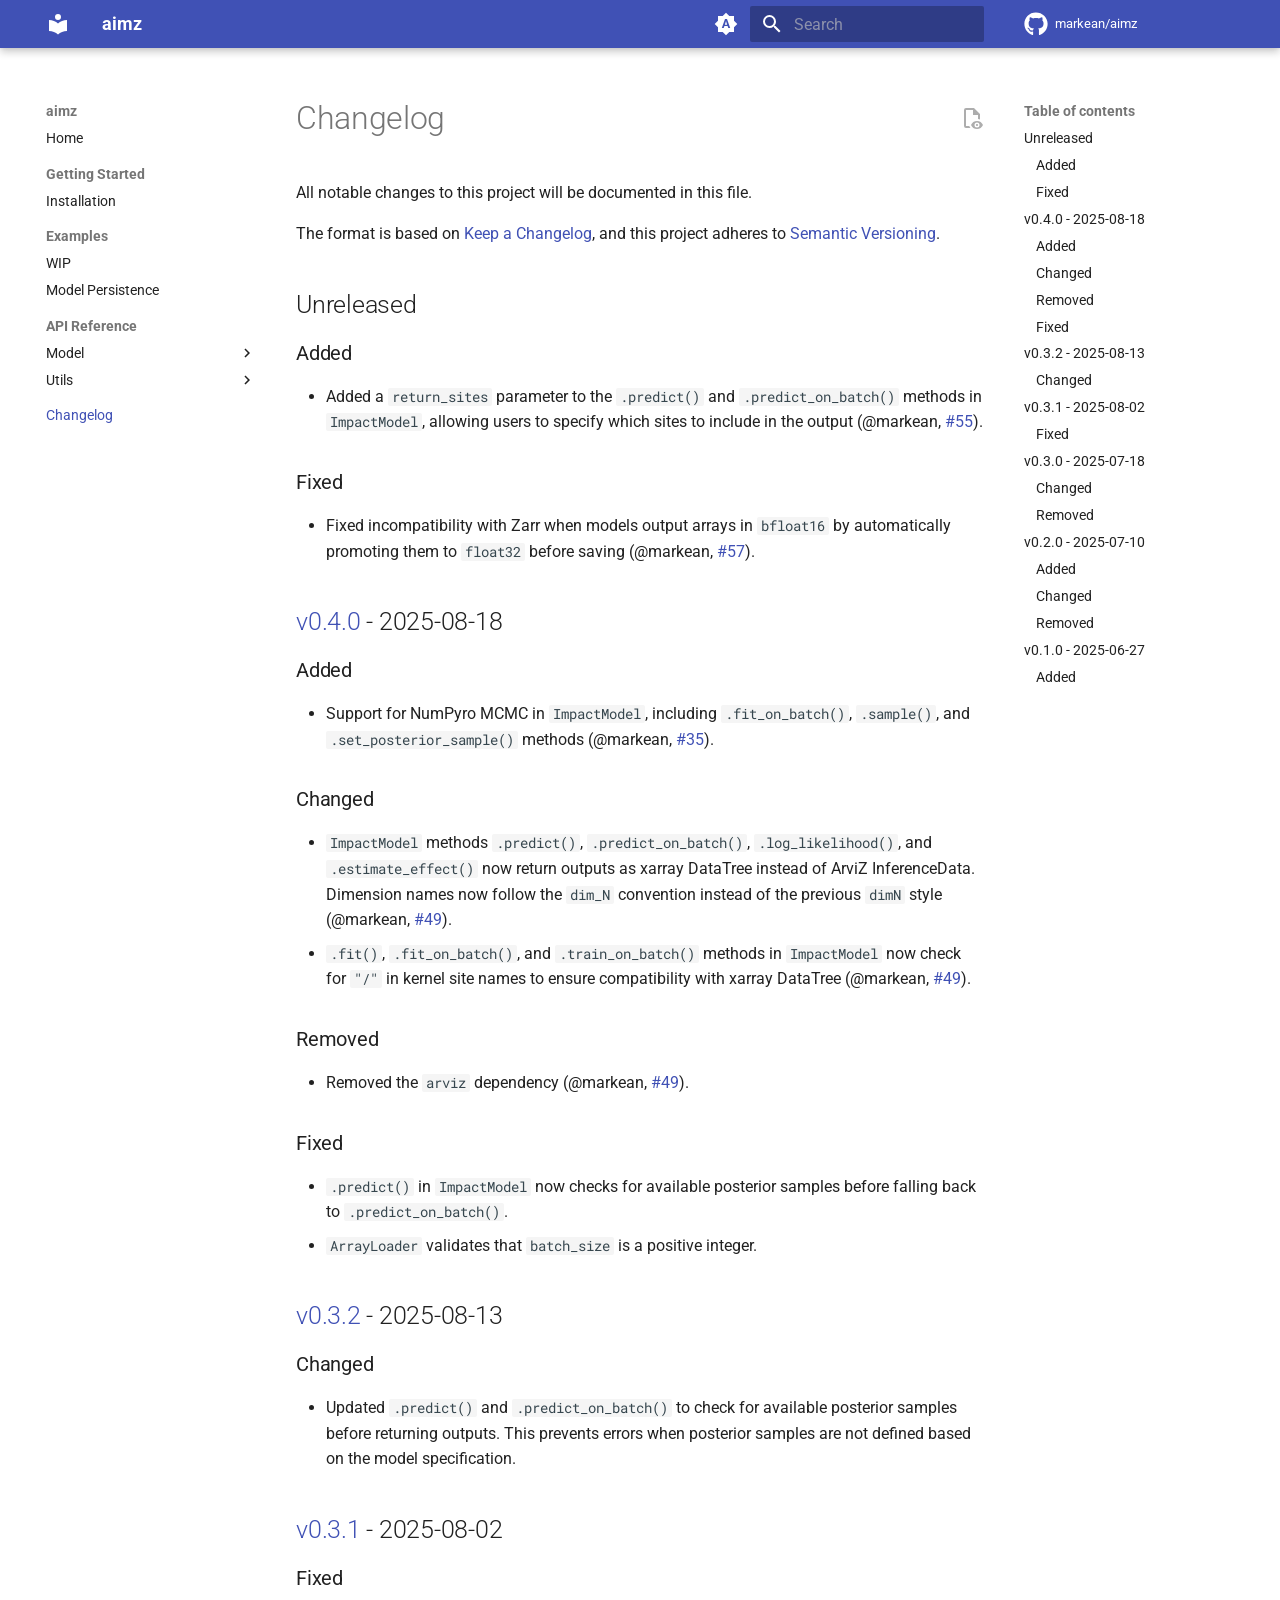
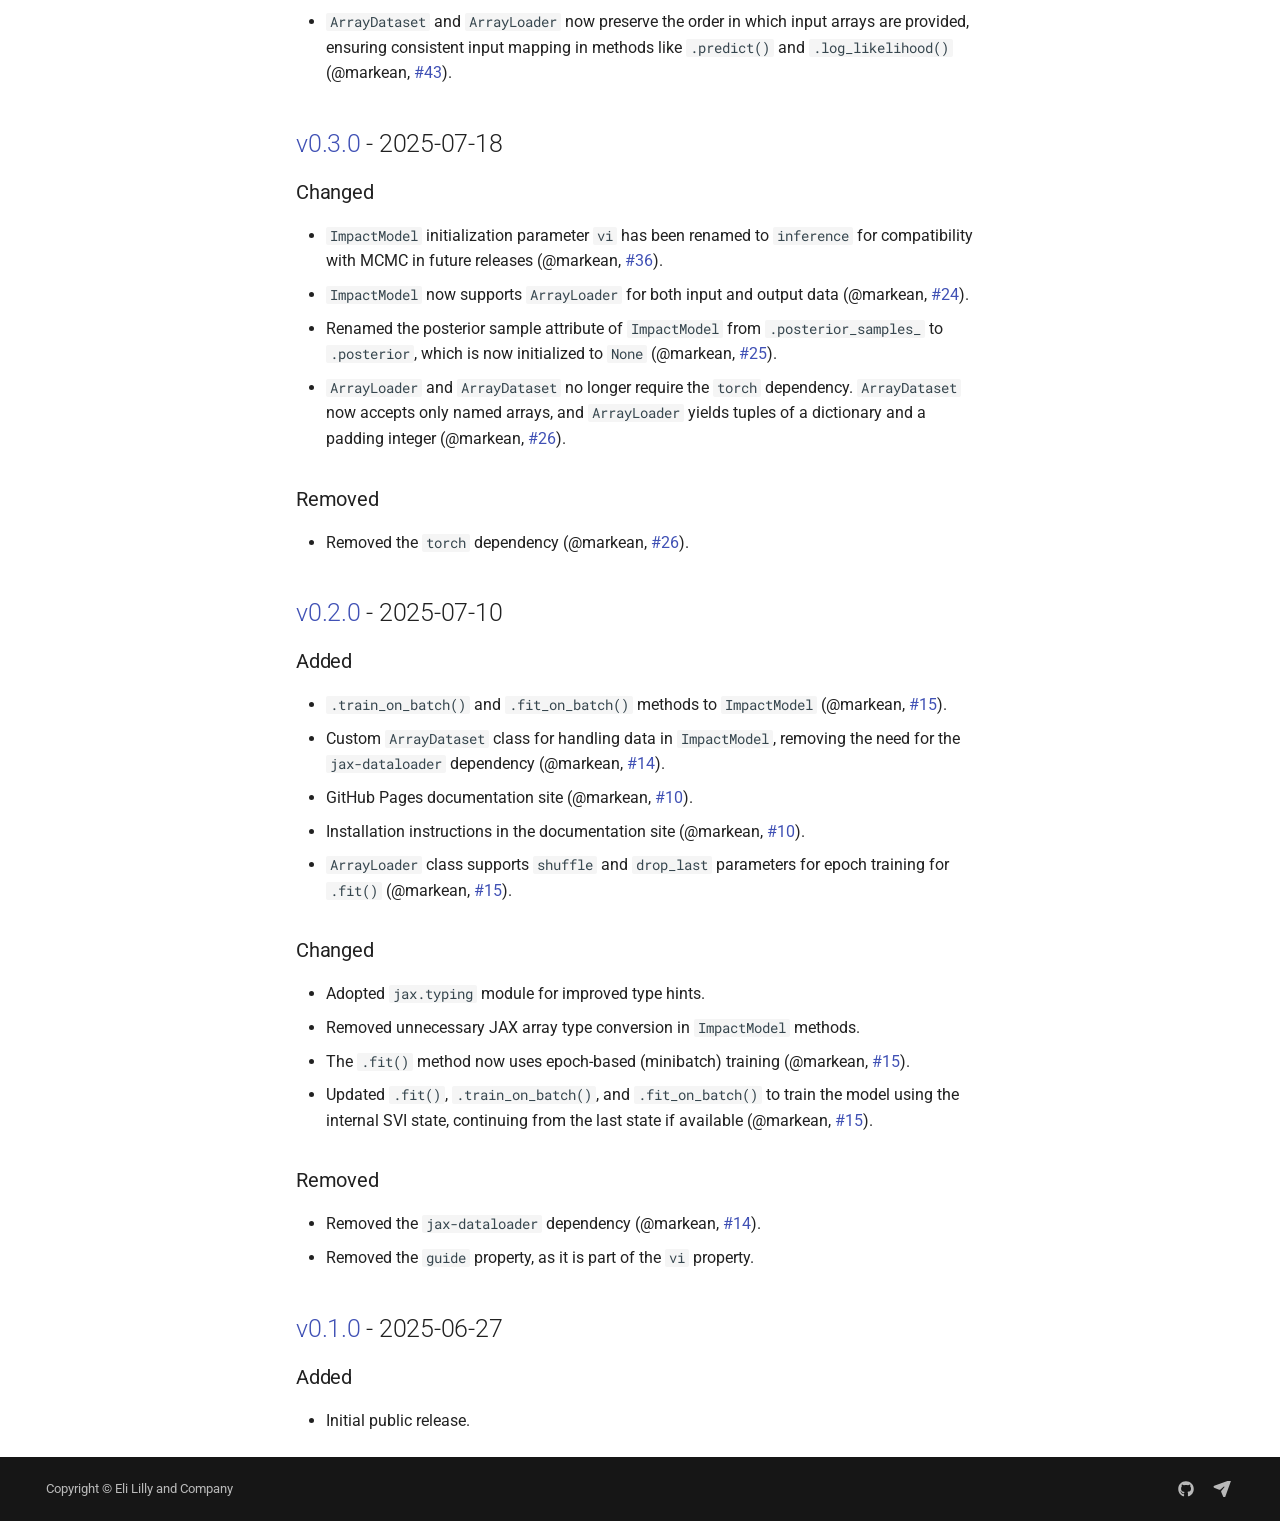
<file: changelog/index.html>
<!doctype html>
<html lang="en" class="no-js">
  <head>
    
      <meta charset="utf-8">
      <meta name="viewport" content="width=device-width,initial-scale=1">
      
      
        <meta name="author" content="Eunseop Kim">
      
      
        <link rel="canonical" href="https://markean.github.io/aimz/changelog/">
      
      
        <link rel="prev" href="../array_loader/">
      
      
      
      <link rel="icon" href="../assets/images/favicon.png">
      <meta name="generator" content="mkdocs-1.6.1, mkdocs-material-9.6.18">
    
    
      
        <title>Changelog - aimz</title>
      
    
    
      <link rel="stylesheet" href="../assets/stylesheets/main.7e37652d.min.css">
      
        
        <link rel="stylesheet" href="../assets/stylesheets/palette.06af60db.min.css">
      
      


    
    
      
    
    
      
        
        
        <link rel="preconnect" href="https://fonts.gstatic.com" crossorigin>
        <link rel="stylesheet" href="https://fonts.googleapis.com/css?family=Roboto:300,300i,400,400i,700,700i%7CRoboto+Mono:400,400i,700,700i&display=fallback">
        <style>:root{--md-text-font:"Roboto";--md-code-font:"Roboto Mono"}</style>
      
    
    
      <link rel="stylesheet" href="../assets/_mkdocstrings.css">
    
    <script>__md_scope=new URL("..",location),__md_hash=e=>[...e].reduce(((e,_)=>(e<<5)-e+_.charCodeAt(0)),0),__md_get=(e,_=localStorage,t=__md_scope)=>JSON.parse(_.getItem(t.pathname+"."+e)),__md_set=(e,_,t=localStorage,a=__md_scope)=>{try{t.setItem(a.pathname+"."+e,JSON.stringify(_))}catch(e){}}</script>
    
      

    
    
    
  </head>
  
  
    
    
      
    
    
    
    
    <body dir="ltr" data-md-color-scheme="default" data-md-color-primary="indigo" data-md-color-accent="indigo">
  
    
    <input class="md-toggle" data-md-toggle="drawer" type="checkbox" id="__drawer" autocomplete="off">
    <input class="md-toggle" data-md-toggle="search" type="checkbox" id="__search" autocomplete="off">
    <label class="md-overlay" for="__drawer"></label>
    <div data-md-component="skip">
      
        
        <a href="#changelog" class="md-skip">
          Skip to content
        </a>
      
    </div>
    <div data-md-component="announce">
      
    </div>
    
    
      

  

<header class="md-header md-header--shadow" data-md-component="header">
  <nav class="md-header__inner md-grid" aria-label="Header">
    <a href=".." title="aimz" class="md-header__button md-logo" aria-label="aimz" data-md-component="logo">
      
  
  <svg xmlns="http://www.w3.org/2000/svg" viewBox="0 0 24 24"><path d="M12 8a3 3 0 0 0 3-3 3 3 0 0 0-3-3 3 3 0 0 0-3 3 3 3 0 0 0 3 3m0 3.54C9.64 9.35 6.5 8 3 8v11c3.5 0 6.64 1.35 9 3.54 2.36-2.19 5.5-3.54 9-3.54V8c-3.5 0-6.64 1.35-9 3.54"/></svg>

    </a>
    <label class="md-header__button md-icon" for="__drawer">
      
      <svg xmlns="http://www.w3.org/2000/svg" viewBox="0 0 24 24"><path d="M3 6h18v2H3zm0 5h18v2H3zm0 5h18v2H3z"/></svg>
    </label>
    <div class="md-header__title" data-md-component="header-title">
      <div class="md-header__ellipsis">
        <div class="md-header__topic">
          <span class="md-ellipsis">
            aimz
          </span>
        </div>
        <div class="md-header__topic" data-md-component="header-topic">
          <span class="md-ellipsis">
            
              Changelog
            
          </span>
        </div>
      </div>
    </div>
    
      
        <form class="md-header__option" data-md-component="palette">
  
    
    
    
    <input class="md-option" data-md-color-media="(prefers-color-scheme)" data-md-color-scheme="default" data-md-color-primary="indigo" data-md-color-accent="indigo"  aria-label="Switch to light mode"  type="radio" name="__palette" id="__palette_0">
    
      <label class="md-header__button md-icon" title="Switch to light mode" for="__palette_1" hidden>
        <svg xmlns="http://www.w3.org/2000/svg" viewBox="0 0 24 24"><path d="m14.3 16-.7-2h-3.2l-.7 2H7.8L11 7h2l3.2 9zM20 8.69V4h-4.69L12 .69 8.69 4H4v4.69L.69 12 4 15.31V20h4.69L12 23.31 15.31 20H20v-4.69L23.31 12zm-9.15 3.96h2.3L12 9z"/></svg>
      </label>
    
  
    
    
    
    <input class="md-option" data-md-color-media="(prefers-color-scheme: light)" data-md-color-scheme="default" data-md-color-primary="indigo" data-md-color-accent="indigo"  aria-label="Switch to dark mode"  type="radio" name="__palette" id="__palette_1">
    
      <label class="md-header__button md-icon" title="Switch to dark mode" for="__palette_2" hidden>
        <svg xmlns="http://www.w3.org/2000/svg" viewBox="0 0 24 24"><path d="M17 7H7a5 5 0 0 0-5 5 5 5 0 0 0 5 5h10a5 5 0 0 0 5-5 5 5 0 0 0-5-5m0 8a3 3 0 0 1-3-3 3 3 0 0 1 3-3 3 3 0 0 1 3 3 3 3 0 0 1-3 3"/></svg>
      </label>
    
  
    
    
    
    <input class="md-option" data-md-color-media="(prefers-color-scheme: dark)" data-md-color-scheme="slate" data-md-color-primary="black" data-md-color-accent="indigo"  aria-label="Switch to system preference"  type="radio" name="__palette" id="__palette_2">
    
      <label class="md-header__button md-icon" title="Switch to system preference" for="__palette_0" hidden>
        <svg xmlns="http://www.w3.org/2000/svg" viewBox="0 0 24 24"><path d="M17 6H7c-3.31 0-6 2.69-6 6s2.69 6 6 6h10c3.31 0 6-2.69 6-6s-2.69-6-6-6m0 10H7c-2.21 0-4-1.79-4-4s1.79-4 4-4h10c2.21 0 4 1.79 4 4s-1.79 4-4 4M7 9c-1.66 0-3 1.34-3 3s1.34 3 3 3 3-1.34 3-3-1.34-3-3-3"/></svg>
      </label>
    
  
</form>
      
    
    
      <script>var palette=__md_get("__palette");if(palette&&palette.color){if("(prefers-color-scheme)"===palette.color.media){var media=matchMedia("(prefers-color-scheme: light)"),input=document.querySelector(media.matches?"[data-md-color-media='(prefers-color-scheme: light)']":"[data-md-color-media='(prefers-color-scheme: dark)']");palette.color.media=input.getAttribute("data-md-color-media"),palette.color.scheme=input.getAttribute("data-md-color-scheme"),palette.color.primary=input.getAttribute("data-md-color-primary"),palette.color.accent=input.getAttribute("data-md-color-accent")}for(var[key,value]of Object.entries(palette.color))document.body.setAttribute("data-md-color-"+key,value)}</script>
    
    
    
      
      
        <label class="md-header__button md-icon" for="__search">
          
          <svg xmlns="http://www.w3.org/2000/svg" viewBox="0 0 24 24"><path d="M9.5 3A6.5 6.5 0 0 1 16 9.5c0 1.61-.59 3.09-1.56 4.23l.27.27h.79l5 5-1.5 1.5-5-5v-.79l-.27-.27A6.52 6.52 0 0 1 9.5 16 6.5 6.5 0 0 1 3 9.5 6.5 6.5 0 0 1 9.5 3m0 2C7 5 5 7 5 9.5S7 14 9.5 14 14 12 14 9.5 12 5 9.5 5"/></svg>
        </label>
        <div class="md-search" data-md-component="search" role="dialog">
  <label class="md-search__overlay" for="__search"></label>
  <div class="md-search__inner" role="search">
    <form class="md-search__form" name="search">
      <input type="text" class="md-search__input" name="query" aria-label="Search" placeholder="Search" autocapitalize="off" autocorrect="off" autocomplete="off" spellcheck="false" data-md-component="search-query" required>
      <label class="md-search__icon md-icon" for="__search">
        
        <svg xmlns="http://www.w3.org/2000/svg" viewBox="0 0 24 24"><path d="M9.5 3A6.5 6.5 0 0 1 16 9.5c0 1.61-.59 3.09-1.56 4.23l.27.27h.79l5 5-1.5 1.5-5-5v-.79l-.27-.27A6.52 6.52 0 0 1 9.5 16 6.5 6.5 0 0 1 3 9.5 6.5 6.5 0 0 1 9.5 3m0 2C7 5 5 7 5 9.5S7 14 9.5 14 14 12 14 9.5 12 5 9.5 5"/></svg>
        
        <svg xmlns="http://www.w3.org/2000/svg" viewBox="0 0 24 24"><path d="M20 11v2H8l5.5 5.5-1.42 1.42L4.16 12l7.92-7.92L13.5 5.5 8 11z"/></svg>
      </label>
      <nav class="md-search__options" aria-label="Search">
        
          <a href="javascript:void(0)" class="md-search__icon md-icon" title="Share" aria-label="Share" data-clipboard data-clipboard-text="" data-md-component="search-share" tabindex="-1">
            
            <svg xmlns="http://www.w3.org/2000/svg" viewBox="0 0 24 24"><path d="M18 16.08c-.76 0-1.44.3-1.96.77L8.91 12.7c.05-.23.09-.46.09-.7s-.04-.47-.09-.7l7.05-4.11c.54.5 1.25.81 2.04.81a3 3 0 0 0 3-3 3 3 0 0 0-3-3 3 3 0 0 0-3 3c0 .24.04.47.09.7L8.04 9.81C7.5 9.31 6.79 9 6 9a3 3 0 0 0-3 3 3 3 0 0 0 3 3c.79 0 1.5-.31 2.04-.81l7.12 4.15c-.05.21-.08.43-.08.66 0 1.61 1.31 2.91 2.92 2.91s2.92-1.3 2.92-2.91A2.92 2.92 0 0 0 18 16.08"/></svg>
          </a>
        
        <button type="reset" class="md-search__icon md-icon" title="Clear" aria-label="Clear" tabindex="-1">
          
          <svg xmlns="http://www.w3.org/2000/svg" viewBox="0 0 24 24"><path d="M19 6.41 17.59 5 12 10.59 6.41 5 5 6.41 10.59 12 5 17.59 6.41 19 12 13.41 17.59 19 19 17.59 13.41 12z"/></svg>
        </button>
      </nav>
      
        <div class="md-search__suggest" data-md-component="search-suggest"></div>
      
    </form>
    <div class="md-search__output">
      <div class="md-search__scrollwrap" tabindex="0" data-md-scrollfix>
        <div class="md-search-result" data-md-component="search-result">
          <div class="md-search-result__meta">
            Initializing search
          </div>
          <ol class="md-search-result__list" role="presentation"></ol>
        </div>
      </div>
    </div>
  </div>
</div>
      
    
    
      <div class="md-header__source">
        <a href="https://github.com/markean/aimz" title="Go to repository" class="md-source" data-md-component="source">
  <div class="md-source__icon md-icon">
    
    <svg xmlns="http://www.w3.org/2000/svg" viewBox="0 0 512 512"><!--! Font Awesome Free 7.0.0 by @fontawesome - https://fontawesome.com License - https://fontawesome.com/license/free (Icons: CC BY 4.0, Fonts: SIL OFL 1.1, Code: MIT License) Copyright 2025 Fonticons, Inc.--><path fill="currentColor" d="M173.9 397.4c0 2-2.3 3.6-5.2 3.6-3.3.3-5.6-1.3-5.6-3.6 0-2 2.3-3.6 5.2-3.6 3-.3 5.6 1.3 5.6 3.6m-31.1-4.5c-.7 2 1.3 4.3 4.3 4.9 2.6 1 5.6 0 6.2-2s-1.3-4.3-4.3-5.2c-2.6-.7-5.5.3-6.2 2.3m44.2-1.7c-2.9.7-4.9 2.6-4.6 4.9.3 2 2.9 3.3 5.9 2.6 2.9-.7 4.9-2.6 4.6-4.6-.3-1.9-3-3.2-5.9-2.9M252.8 8C114.1 8 8 113.3 8 252c0 110.9 69.8 205.8 169.5 239.2 12.8 2.3 17.3-5.6 17.3-12.1 0-6.2-.3-40.4-.3-61.4 0 0-70 15-84.7-29.8 0 0-11.4-29.1-27.8-36.6 0 0-22.9-15.7 1.6-15.4 0 0 24.9 2 38.6 25.8 21.9 38.6 58.6 27.5 72.9 20.9 2.3-16 8.8-27.1 16-33.7-55.9-6.2-112.3-14.3-112.3-110.5 0-27.5 7.6-41.3 23.6-58.9-2.6-6.5-11.1-33.3 2.6-67.9 20.9-6.5 69 27 69 27 20-5.6 41.5-8.5 62.8-8.5s42.8 2.9 62.8 8.5c0 0 48.1-33.6 69-27 13.7 34.7 5.2 61.4 2.6 67.9 16 17.7 25.8 31.5 25.8 58.9 0 96.5-58.9 104.2-114.8 110.5 9.2 7.9 17 22.9 17 46.4 0 33.7-.3 75.4-.3 83.6 0 6.5 4.6 14.4 17.3 12.1C436.2 457.8 504 362.9 504 252 504 113.3 391.5 8 252.8 8M105.2 352.9c-1.3 1-1 3.3.7 5.2 1.6 1.6 3.9 2.3 5.2 1 1.3-1 1-3.3-.7-5.2-1.6-1.6-3.9-2.3-5.2-1m-10.8-8.1c-.7 1.3.3 2.9 2.3 3.9 1.6 1 3.6.7 4.3-.7.7-1.3-.3-2.9-2.3-3.9-2-.6-3.6-.3-4.3.7m32.4 35.6c-1.6 1.3-1 4.3 1.3 6.2 2.3 2.3 5.2 2.6 6.5 1 1.3-1.3.7-4.3-1.3-6.2-2.2-2.3-5.2-2.6-6.5-1m-11.4-14.7c-1.6 1-1.6 3.6 0 5.9s4.3 3.3 5.6 2.3c1.6-1.3 1.6-3.9 0-6.2-1.4-2.3-4-3.3-5.6-2"/></svg>
  </div>
  <div class="md-source__repository">
    markean/aimz
  </div>
</a>
      </div>
    
  </nav>
  
</header>
    
    <div class="md-container" data-md-component="container">
      
      
        
          
        
      
      <main class="md-main" data-md-component="main">
        <div class="md-main__inner md-grid">
          
            
              
              <div class="md-sidebar md-sidebar--primary" data-md-component="sidebar" data-md-type="navigation" >
                <div class="md-sidebar__scrollwrap">
                  <div class="md-sidebar__inner">
                    



<nav class="md-nav md-nav--primary" aria-label="Navigation" data-md-level="0">
  <label class="md-nav__title" for="__drawer">
    <a href=".." title="aimz" class="md-nav__button md-logo" aria-label="aimz" data-md-component="logo">
      
  
  <svg xmlns="http://www.w3.org/2000/svg" viewBox="0 0 24 24"><path d="M12 8a3 3 0 0 0 3-3 3 3 0 0 0-3-3 3 3 0 0 0-3 3 3 3 0 0 0 3 3m0 3.54C9.64 9.35 6.5 8 3 8v11c3.5 0 6.64 1.35 9 3.54 2.36-2.19 5.5-3.54 9-3.54V8c-3.5 0-6.64 1.35-9 3.54"/></svg>

    </a>
    aimz
  </label>
  
    <div class="md-nav__source">
      <a href="https://github.com/markean/aimz" title="Go to repository" class="md-source" data-md-component="source">
  <div class="md-source__icon md-icon">
    
    <svg xmlns="http://www.w3.org/2000/svg" viewBox="0 0 512 512"><!--! Font Awesome Free 7.0.0 by @fontawesome - https://fontawesome.com License - https://fontawesome.com/license/free (Icons: CC BY 4.0, Fonts: SIL OFL 1.1, Code: MIT License) Copyright 2025 Fonticons, Inc.--><path fill="currentColor" d="M173.9 397.4c0 2-2.3 3.6-5.2 3.6-3.3.3-5.6-1.3-5.6-3.6 0-2 2.3-3.6 5.2-3.6 3-.3 5.6 1.3 5.6 3.6m-31.1-4.5c-.7 2 1.3 4.3 4.3 4.9 2.6 1 5.6 0 6.2-2s-1.3-4.3-4.3-5.2c-2.6-.7-5.5.3-6.2 2.3m44.2-1.7c-2.9.7-4.9 2.6-4.6 4.9.3 2 2.9 3.3 5.9 2.6 2.9-.7 4.9-2.6 4.6-4.6-.3-1.9-3-3.2-5.9-2.9M252.8 8C114.1 8 8 113.3 8 252c0 110.9 69.8 205.8 169.5 239.2 12.8 2.3 17.3-5.6 17.3-12.1 0-6.2-.3-40.4-.3-61.4 0 0-70 15-84.7-29.8 0 0-11.4-29.1-27.8-36.6 0 0-22.9-15.7 1.6-15.4 0 0 24.9 2 38.6 25.8 21.9 38.6 58.6 27.5 72.9 20.9 2.3-16 8.8-27.1 16-33.7-55.9-6.2-112.3-14.3-112.3-110.5 0-27.5 7.6-41.3 23.6-58.9-2.6-6.5-11.1-33.3 2.6-67.9 20.9-6.5 69 27 69 27 20-5.6 41.5-8.5 62.8-8.5s42.8 2.9 62.8 8.5c0 0 48.1-33.6 69-27 13.7 34.7 5.2 61.4 2.6 67.9 16 17.7 25.8 31.5 25.8 58.9 0 96.5-58.9 104.2-114.8 110.5 9.2 7.9 17 22.9 17 46.4 0 33.7-.3 75.4-.3 83.6 0 6.5 4.6 14.4 17.3 12.1C436.2 457.8 504 362.9 504 252 504 113.3 391.5 8 252.8 8M105.2 352.9c-1.3 1-1 3.3.7 5.2 1.6 1.6 3.9 2.3 5.2 1 1.3-1 1-3.3-.7-5.2-1.6-1.6-3.9-2.3-5.2-1m-10.8-8.1c-.7 1.3.3 2.9 2.3 3.9 1.6 1 3.6.7 4.3-.7.7-1.3-.3-2.9-2.3-3.9-2-.6-3.6-.3-4.3.7m32.4 35.6c-1.6 1.3-1 4.3 1.3 6.2 2.3 2.3 5.2 2.6 6.5 1 1.3-1.3.7-4.3-1.3-6.2-2.2-2.3-5.2-2.6-6.5-1m-11.4-14.7c-1.6 1-1.6 3.6 0 5.9s4.3 3.3 5.6 2.3c1.6-1.3 1.6-3.9 0-6.2-1.4-2.3-4-3.3-5.6-2"/></svg>
  </div>
  <div class="md-source__repository">
    markean/aimz
  </div>
</a>
    </div>
  
  <ul class="md-nav__list" data-md-scrollfix>
    
      
      
  
  
  
  
    <li class="md-nav__item">
      <a href=".." class="md-nav__link">
        
  
  
  <span class="md-ellipsis">
    Home
    
  </span>
  

      </a>
    </li>
  

    
      
      
  
  
  
  
    
    
      
        
      
    
    
    
      
        
        
      
    
    
    <li class="md-nav__item md-nav__item--section md-nav__item--nested">
      
        
        
        <input class="md-nav__toggle md-toggle " type="checkbox" id="__nav_2" >
        
          
          <label class="md-nav__link" for="__nav_2" id="__nav_2_label" tabindex="">
            
  
  
  <span class="md-ellipsis">
    Getting Started
    
  </span>
  

            <span class="md-nav__icon md-icon"></span>
          </label>
        
        <nav class="md-nav" data-md-level="1" aria-labelledby="__nav_2_label" aria-expanded="false">
          <label class="md-nav__title" for="__nav_2">
            <span class="md-nav__icon md-icon"></span>
            Getting Started
          </label>
          <ul class="md-nav__list" data-md-scrollfix>
            
              
                
  
  
  
  
    <li class="md-nav__item">
      <a href="../installation/" class="md-nav__link">
        
  
  
  <span class="md-ellipsis">
    Installation
    
  </span>
  

      </a>
    </li>
  

              
            
          </ul>
        </nav>
      
    </li>
  

    
      
      
  
  
  
  
    
    
      
        
      
        
      
    
    
    
      
        
        
      
    
    
    <li class="md-nav__item md-nav__item--section md-nav__item--nested">
      
        
        
        <input class="md-nav__toggle md-toggle " type="checkbox" id="__nav_3" >
        
          
          <label class="md-nav__link" for="__nav_3" id="__nav_3_label" tabindex="">
            
  
  
  <span class="md-ellipsis">
    Examples
    
  </span>
  

            <span class="md-nav__icon md-icon"></span>
          </label>
        
        <nav class="md-nav" data-md-level="1" aria-labelledby="__nav_3_label" aria-expanded="false">
          <label class="md-nav__title" for="__nav_3">
            <span class="md-nav__icon md-icon"></span>
            Examples
          </label>
          <ul class="md-nav__list" data-md-scrollfix>
            
              
                
  
  
  
  
    <li class="md-nav__item">
      <a href="../wip/" class="md-nav__link">
        
  
  
  <span class="md-ellipsis">
    WIP
    
  </span>
  

      </a>
    </li>
  

              
            
              
                
  
  
  
  
    <li class="md-nav__item">
      <a href="../model_persistence/" class="md-nav__link">
        
  
  
  <span class="md-ellipsis">
    Model Persistence
    
  </span>
  

      </a>
    </li>
  

              
            
          </ul>
        </nav>
      
    </li>
  

    
      
      
  
  
  
  
    
    
      
        
      
        
      
    
    
    
      
        
        
      
    
    
    <li class="md-nav__item md-nav__item--section md-nav__item--nested">
      
        
        
        <input class="md-nav__toggle md-toggle " type="checkbox" id="__nav_4" >
        
          
          <label class="md-nav__link" for="__nav_4" id="__nav_4_label" tabindex="">
            
  
  
  <span class="md-ellipsis">
    API Reference
    
  </span>
  

            <span class="md-nav__icon md-icon"></span>
          </label>
        
        <nav class="md-nav" data-md-level="1" aria-labelledby="__nav_4_label" aria-expanded="false">
          <label class="md-nav__title" for="__nav_4">
            <span class="md-nav__icon md-icon"></span>
            API Reference
          </label>
          <ul class="md-nav__list" data-md-scrollfix>
            
              
                
  
  
  
  
    
    
      
        
      
    
    
    
      
    
    
    <li class="md-nav__item md-nav__item--nested">
      
        
        
        <input class="md-nav__toggle md-toggle " type="checkbox" id="__nav_4_1" >
        
          
          <label class="md-nav__link" for="__nav_4_1" id="__nav_4_1_label" tabindex="0">
            
  
  
  <span class="md-ellipsis">
    Model
    
  </span>
  

            <span class="md-nav__icon md-icon"></span>
          </label>
        
        <nav class="md-nav" data-md-level="2" aria-labelledby="__nav_4_1_label" aria-expanded="false">
          <label class="md-nav__title" for="__nav_4_1">
            <span class="md-nav__icon md-icon"></span>
            Model
          </label>
          <ul class="md-nav__list" data-md-scrollfix>
            
              
                
  
  
  
  
    <li class="md-nav__item">
      <a href="../impact_model/" class="md-nav__link">
        
  
  
  <span class="md-ellipsis">
    ImpactModel
    
  </span>
  

      </a>
    </li>
  

              
            
          </ul>
        </nav>
      
    </li>
  

              
            
              
                
  
  
  
  
    
    
      
        
      
    
    
    
      
    
    
    <li class="md-nav__item md-nav__item--nested">
      
        
        
        <input class="md-nav__toggle md-toggle " type="checkbox" id="__nav_4_2" >
        
          
          <label class="md-nav__link" for="__nav_4_2" id="__nav_4_2_label" tabindex="0">
            
  
  
  <span class="md-ellipsis">
    Utils
    
  </span>
  

            <span class="md-nav__icon md-icon"></span>
          </label>
        
        <nav class="md-nav" data-md-level="2" aria-labelledby="__nav_4_2_label" aria-expanded="false">
          <label class="md-nav__title" for="__nav_4_2">
            <span class="md-nav__icon md-icon"></span>
            Utils
          </label>
          <ul class="md-nav__list" data-md-scrollfix>
            
              
                
  
  
  
  
    
    
      
        
      
        
      
    
    
    
      
    
    
    <li class="md-nav__item md-nav__item--nested">
      
        
        
        <input class="md-nav__toggle md-toggle " type="checkbox" id="__nav_4_2_1" >
        
          
          <label class="md-nav__link" for="__nav_4_2_1" id="__nav_4_2_1_label" tabindex="0">
            
  
  
  <span class="md-ellipsis">
    Data
    
  </span>
  

            <span class="md-nav__icon md-icon"></span>
          </label>
        
        <nav class="md-nav" data-md-level="3" aria-labelledby="__nav_4_2_1_label" aria-expanded="false">
          <label class="md-nav__title" for="__nav_4_2_1">
            <span class="md-nav__icon md-icon"></span>
            Data
          </label>
          <ul class="md-nav__list" data-md-scrollfix>
            
              
                
  
  
  
  
    <li class="md-nav__item">
      <a href="../array_dataset/" class="md-nav__link">
        
  
  
  <span class="md-ellipsis">
    ArrayDataset
    
  </span>
  

      </a>
    </li>
  

              
            
              
                
  
  
  
  
    <li class="md-nav__item">
      <a href="../array_loader/" class="md-nav__link">
        
  
  
  <span class="md-ellipsis">
    ArrayLoader
    
  </span>
  

      </a>
    </li>
  

              
            
          </ul>
        </nav>
      
    </li>
  

              
            
          </ul>
        </nav>
      
    </li>
  

              
            
          </ul>
        </nav>
      
    </li>
  

    
      
      
  
  
    
  
  
  
    <li class="md-nav__item md-nav__item--active">
      
      <input class="md-nav__toggle md-toggle" type="checkbox" id="__toc">
      
      
        
      
      
        <label class="md-nav__link md-nav__link--active" for="__toc">
          
  
  
  <span class="md-ellipsis">
    Changelog
    
  </span>
  

          <span class="md-nav__icon md-icon"></span>
        </label>
      
      <a href="./" class="md-nav__link md-nav__link--active">
        
  
  
  <span class="md-ellipsis">
    Changelog
    
  </span>
  

      </a>
      
        

<nav class="md-nav md-nav--secondary" aria-label="Table of contents">
  
  
  
    
  
  
    <label class="md-nav__title" for="__toc">
      <span class="md-nav__icon md-icon"></span>
      Table of contents
    </label>
    <ul class="md-nav__list" data-md-component="toc" data-md-scrollfix>
      
        <li class="md-nav__item">
  <a href="#unreleased" class="md-nav__link">
    <span class="md-ellipsis">
      Unreleased
    </span>
  </a>
  
    <nav class="md-nav" aria-label="Unreleased">
      <ul class="md-nav__list">
        
          <li class="md-nav__item">
  <a href="#added" class="md-nav__link">
    <span class="md-ellipsis">
      Added
    </span>
  </a>
  
</li>
        
          <li class="md-nav__item">
  <a href="#fixed" class="md-nav__link">
    <span class="md-ellipsis">
      Fixed
    </span>
  </a>
  
</li>
        
      </ul>
    </nav>
  
</li>
      
        <li class="md-nav__item">
  <a href="#v040-2025-08-18" class="md-nav__link">
    <span class="md-ellipsis">
      v0.4.0 - 2025-08-18
    </span>
  </a>
  
    <nav class="md-nav" aria-label="v0.4.0 - 2025-08-18">
      <ul class="md-nav__list">
        
          <li class="md-nav__item">
  <a href="#added_1" class="md-nav__link">
    <span class="md-ellipsis">
      Added
    </span>
  </a>
  
</li>
        
          <li class="md-nav__item">
  <a href="#changed" class="md-nav__link">
    <span class="md-ellipsis">
      Changed
    </span>
  </a>
  
</li>
        
          <li class="md-nav__item">
  <a href="#removed" class="md-nav__link">
    <span class="md-ellipsis">
      Removed
    </span>
  </a>
  
</li>
        
          <li class="md-nav__item">
  <a href="#fixed_1" class="md-nav__link">
    <span class="md-ellipsis">
      Fixed
    </span>
  </a>
  
</li>
        
      </ul>
    </nav>
  
</li>
      
        <li class="md-nav__item">
  <a href="#v032-2025-08-13" class="md-nav__link">
    <span class="md-ellipsis">
      v0.3.2 - 2025-08-13
    </span>
  </a>
  
    <nav class="md-nav" aria-label="v0.3.2 - 2025-08-13">
      <ul class="md-nav__list">
        
          <li class="md-nav__item">
  <a href="#changed_1" class="md-nav__link">
    <span class="md-ellipsis">
      Changed
    </span>
  </a>
  
</li>
        
      </ul>
    </nav>
  
</li>
      
        <li class="md-nav__item">
  <a href="#v031-2025-08-02" class="md-nav__link">
    <span class="md-ellipsis">
      v0.3.1 - 2025-08-02
    </span>
  </a>
  
    <nav class="md-nav" aria-label="v0.3.1 - 2025-08-02">
      <ul class="md-nav__list">
        
          <li class="md-nav__item">
  <a href="#fixed_2" class="md-nav__link">
    <span class="md-ellipsis">
      Fixed
    </span>
  </a>
  
</li>
        
      </ul>
    </nav>
  
</li>
      
        <li class="md-nav__item">
  <a href="#v030-2025-07-18" class="md-nav__link">
    <span class="md-ellipsis">
      v0.3.0 - 2025-07-18
    </span>
  </a>
  
    <nav class="md-nav" aria-label="v0.3.0 - 2025-07-18">
      <ul class="md-nav__list">
        
          <li class="md-nav__item">
  <a href="#changed_2" class="md-nav__link">
    <span class="md-ellipsis">
      Changed
    </span>
  </a>
  
</li>
        
          <li class="md-nav__item">
  <a href="#removed_1" class="md-nav__link">
    <span class="md-ellipsis">
      Removed
    </span>
  </a>
  
</li>
        
      </ul>
    </nav>
  
</li>
      
        <li class="md-nav__item">
  <a href="#v020-2025-07-10" class="md-nav__link">
    <span class="md-ellipsis">
      v0.2.0 - 2025-07-10
    </span>
  </a>
  
    <nav class="md-nav" aria-label="v0.2.0 - 2025-07-10">
      <ul class="md-nav__list">
        
          <li class="md-nav__item">
  <a href="#added_2" class="md-nav__link">
    <span class="md-ellipsis">
      Added
    </span>
  </a>
  
</li>
        
          <li class="md-nav__item">
  <a href="#changed_3" class="md-nav__link">
    <span class="md-ellipsis">
      Changed
    </span>
  </a>
  
</li>
        
          <li class="md-nav__item">
  <a href="#removed_2" class="md-nav__link">
    <span class="md-ellipsis">
      Removed
    </span>
  </a>
  
</li>
        
      </ul>
    </nav>
  
</li>
      
        <li class="md-nav__item">
  <a href="#v010-2025-06-27" class="md-nav__link">
    <span class="md-ellipsis">
      v0.1.0 - 2025-06-27
    </span>
  </a>
  
    <nav class="md-nav" aria-label="v0.1.0 - 2025-06-27">
      <ul class="md-nav__list">
        
          <li class="md-nav__item">
  <a href="#added_3" class="md-nav__link">
    <span class="md-ellipsis">
      Added
    </span>
  </a>
  
</li>
        
      </ul>
    </nav>
  
</li>
      
    </ul>
  
</nav>
      
    </li>
  

    
  </ul>
</nav>
                  </div>
                </div>
              </div>
            
            
              
              <div class="md-sidebar md-sidebar--secondary" data-md-component="sidebar" data-md-type="toc" >
                <div class="md-sidebar__scrollwrap">
                  <div class="md-sidebar__inner">
                    

<nav class="md-nav md-nav--secondary" aria-label="Table of contents">
  
  
  
    
  
  
    <label class="md-nav__title" for="__toc">
      <span class="md-nav__icon md-icon"></span>
      Table of contents
    </label>
    <ul class="md-nav__list" data-md-component="toc" data-md-scrollfix>
      
        <li class="md-nav__item">
  <a href="#unreleased" class="md-nav__link">
    <span class="md-ellipsis">
      Unreleased
    </span>
  </a>
  
    <nav class="md-nav" aria-label="Unreleased">
      <ul class="md-nav__list">
        
          <li class="md-nav__item">
  <a href="#added" class="md-nav__link">
    <span class="md-ellipsis">
      Added
    </span>
  </a>
  
</li>
        
          <li class="md-nav__item">
  <a href="#fixed" class="md-nav__link">
    <span class="md-ellipsis">
      Fixed
    </span>
  </a>
  
</li>
        
      </ul>
    </nav>
  
</li>
      
        <li class="md-nav__item">
  <a href="#v040-2025-08-18" class="md-nav__link">
    <span class="md-ellipsis">
      v0.4.0 - 2025-08-18
    </span>
  </a>
  
    <nav class="md-nav" aria-label="v0.4.0 - 2025-08-18">
      <ul class="md-nav__list">
        
          <li class="md-nav__item">
  <a href="#added_1" class="md-nav__link">
    <span class="md-ellipsis">
      Added
    </span>
  </a>
  
</li>
        
          <li class="md-nav__item">
  <a href="#changed" class="md-nav__link">
    <span class="md-ellipsis">
      Changed
    </span>
  </a>
  
</li>
        
          <li class="md-nav__item">
  <a href="#removed" class="md-nav__link">
    <span class="md-ellipsis">
      Removed
    </span>
  </a>
  
</li>
        
          <li class="md-nav__item">
  <a href="#fixed_1" class="md-nav__link">
    <span class="md-ellipsis">
      Fixed
    </span>
  </a>
  
</li>
        
      </ul>
    </nav>
  
</li>
      
        <li class="md-nav__item">
  <a href="#v032-2025-08-13" class="md-nav__link">
    <span class="md-ellipsis">
      v0.3.2 - 2025-08-13
    </span>
  </a>
  
    <nav class="md-nav" aria-label="v0.3.2 - 2025-08-13">
      <ul class="md-nav__list">
        
          <li class="md-nav__item">
  <a href="#changed_1" class="md-nav__link">
    <span class="md-ellipsis">
      Changed
    </span>
  </a>
  
</li>
        
      </ul>
    </nav>
  
</li>
      
        <li class="md-nav__item">
  <a href="#v031-2025-08-02" class="md-nav__link">
    <span class="md-ellipsis">
      v0.3.1 - 2025-08-02
    </span>
  </a>
  
    <nav class="md-nav" aria-label="v0.3.1 - 2025-08-02">
      <ul class="md-nav__list">
        
          <li class="md-nav__item">
  <a href="#fixed_2" class="md-nav__link">
    <span class="md-ellipsis">
      Fixed
    </span>
  </a>
  
</li>
        
      </ul>
    </nav>
  
</li>
      
        <li class="md-nav__item">
  <a href="#v030-2025-07-18" class="md-nav__link">
    <span class="md-ellipsis">
      v0.3.0 - 2025-07-18
    </span>
  </a>
  
    <nav class="md-nav" aria-label="v0.3.0 - 2025-07-18">
      <ul class="md-nav__list">
        
          <li class="md-nav__item">
  <a href="#changed_2" class="md-nav__link">
    <span class="md-ellipsis">
      Changed
    </span>
  </a>
  
</li>
        
          <li class="md-nav__item">
  <a href="#removed_1" class="md-nav__link">
    <span class="md-ellipsis">
      Removed
    </span>
  </a>
  
</li>
        
      </ul>
    </nav>
  
</li>
      
        <li class="md-nav__item">
  <a href="#v020-2025-07-10" class="md-nav__link">
    <span class="md-ellipsis">
      v0.2.0 - 2025-07-10
    </span>
  </a>
  
    <nav class="md-nav" aria-label="v0.2.0 - 2025-07-10">
      <ul class="md-nav__list">
        
          <li class="md-nav__item">
  <a href="#added_2" class="md-nav__link">
    <span class="md-ellipsis">
      Added
    </span>
  </a>
  
</li>
        
          <li class="md-nav__item">
  <a href="#changed_3" class="md-nav__link">
    <span class="md-ellipsis">
      Changed
    </span>
  </a>
  
</li>
        
          <li class="md-nav__item">
  <a href="#removed_2" class="md-nav__link">
    <span class="md-ellipsis">
      Removed
    </span>
  </a>
  
</li>
        
      </ul>
    </nav>
  
</li>
      
        <li class="md-nav__item">
  <a href="#v010-2025-06-27" class="md-nav__link">
    <span class="md-ellipsis">
      v0.1.0 - 2025-06-27
    </span>
  </a>
  
    <nav class="md-nav" aria-label="v0.1.0 - 2025-06-27">
      <ul class="md-nav__list">
        
          <li class="md-nav__item">
  <a href="#added_3" class="md-nav__link">
    <span class="md-ellipsis">
      Added
    </span>
  </a>
  
</li>
        
      </ul>
    </nav>
  
</li>
      
    </ul>
  
</nav>
                  </div>
                </div>
              </div>
            
          
          
            <div class="md-content" data-md-component="content">
              <article class="md-content__inner md-typeset">
                
                  


  
  
    
      
    
    <a href="https://github.com/markean/aimz/raw/master/docs/changelog.md" title="View source of this page" class="md-content__button md-icon">
      
      <svg xmlns="http://www.w3.org/2000/svg" viewBox="0 0 24 24"><path d="M17 18c.56 0 1 .44 1 1s-.44 1-1 1-1-.44-1-1 .44-1 1-1m0-3c-2.73 0-5.06 1.66-6 4 .94 2.34 3.27 4 6 4s5.06-1.66 6-4c-.94-2.34-3.27-4-6-4m0 6.5a2.5 2.5 0 0 1-2.5-2.5 2.5 2.5 0 0 1 2.5-2.5 2.5 2.5 0 0 1 2.5 2.5 2.5 2.5 0 0 1-2.5 2.5M9.27 20H6V4h7v5h5v4.07c.7.08 1.36.25 2 .49V8l-6-6H6a2 2 0 0 0-2 2v16a2 2 0 0 0 2 2h4.5a8.2 8.2 0 0 1-1.23-2"/></svg>
    </a>
  


<h1 id="changelog">Changelog<a class="headerlink" href="#changelog" title="Permanent link">&para;</a></h1>
<p>All notable changes to this project will be documented in this file.</p>
<p>The format is based on <a href="https://keepachangelog.com/en/1.1.0/">Keep a Changelog</a>,
and this project adheres to <a href="https://semver.org/spec/v2.0.0.html">Semantic Versioning</a>.</p>
<h2 id="unreleased">Unreleased<a class="headerlink" href="#unreleased" title="Permanent link">&para;</a></h2>
<h3 id="added">Added<a class="headerlink" href="#added" title="Permanent link">&para;</a></h3>
<ul>
<li>Added a <code>return_sites</code> parameter to the <code>.predict()</code> and <code>.predict_on_batch()</code> methods in <code>ImpactModel</code>, allowing users to specify which sites to include in the output (@markean, <a href="https://github.com/markean/aimz/issues/55">#55</a>).</li>
</ul>
<h3 id="fixed">Fixed<a class="headerlink" href="#fixed" title="Permanent link">&para;</a></h3>
<ul>
<li>Fixed incompatibility with Zarr when models output arrays in <code>bfloat16</code> by automatically promoting them to <code>float32</code> before saving (@markean, <a href="https://github.com/markean/aimz/issues/57">#57</a>).</li>
</ul>
<h2 id="v040-2025-08-18"><a href="https://github.com/markean/aimz/releases/tag/v0.4.0">v0.4.0</a> - 2025-08-18<a class="headerlink" href="#v040-2025-08-18" title="Permanent link">&para;</a></h2>
<h3 id="added_1">Added<a class="headerlink" href="#added_1" title="Permanent link">&para;</a></h3>
<ul>
<li>Support for NumPyro MCMC in <code>ImpactModel</code>, including <code>.fit_on_batch()</code>, <code>.sample()</code>, and <code>.set_posterior_sample()</code> methods (@markean, <a href="https://github.com/markean/aimz/issues/35">#35</a>).</li>
</ul>
<h3 id="changed">Changed<a class="headerlink" href="#changed" title="Permanent link">&para;</a></h3>
<ul>
<li><code>ImpactModel</code> methods <code>.predict()</code>, <code>.predict_on_batch()</code>, <code>.log_likelihood()</code>, and <code>.estimate_effect()</code> now return outputs as xarray DataTree instead of ArviZ InferenceData. Dimension names now follow the <code>dim_N</code> convention instead of the previous <code>dimN</code> style (@markean, <a href="https://github.com/markean/aimz/issues/49">#49</a>).</li>
<li><code>.fit()</code>, <code>.fit_on_batch()</code>, and <code>.train_on_batch()</code> methods in <code>ImpactModel</code> now check for <code>"/"</code> in kernel site names to ensure compatibility with xarray DataTree (@markean, <a href="https://github.com/markean/aimz/issues/49">#49</a>).</li>
</ul>
<h3 id="removed">Removed<a class="headerlink" href="#removed" title="Permanent link">&para;</a></h3>
<ul>
<li>Removed the <code>arviz</code> dependency (@markean, <a href="https://github.com/markean/aimz/issues/49">#49</a>).</li>
</ul>
<h3 id="fixed_1">Fixed<a class="headerlink" href="#fixed_1" title="Permanent link">&para;</a></h3>
<ul>
<li><code>.predict()</code> in <code>ImpactModel</code> now checks for available posterior samples before falling back to <code>.predict_on_batch()</code>.</li>
<li><code>ArrayLoader</code> validates that <code>batch_size</code> is a positive integer.</li>
</ul>
<h2 id="v032-2025-08-13"><a href="https://github.com/markean/aimz/releases/tag/v0.3.2">v0.3.2</a> - 2025-08-13<a class="headerlink" href="#v032-2025-08-13" title="Permanent link">&para;</a></h2>
<h3 id="changed_1">Changed<a class="headerlink" href="#changed_1" title="Permanent link">&para;</a></h3>
<ul>
<li>Updated <code>.predict()</code> and <code>.predict_on_batch()</code> to check for available posterior samples before returning outputs. This prevents errors when posterior samples are not defined based on the model specification.</li>
</ul>
<h2 id="v031-2025-08-02"><a href="https://github.com/markean/aimz/releases/tag/v0.3.1">v0.3.1</a> - 2025-08-02<a class="headerlink" href="#v031-2025-08-02" title="Permanent link">&para;</a></h2>
<h3 id="fixed_2">Fixed<a class="headerlink" href="#fixed_2" title="Permanent link">&para;</a></h3>
<ul>
<li><code>ArrayDataset</code> and <code>ArrayLoader</code> now preserve the order in which input arrays are provided, ensuring consistent input mapping in methods like <code>.predict()</code> and <code>.log_likelihood()</code> (@markean, <a href="https://github.com/markean/aimz/issues/43">#43</a>).</li>
</ul>
<h2 id="v030-2025-07-18"><a href="https://github.com/markean/aimz/releases/tag/v0.3.0">v0.3.0</a> - 2025-07-18<a class="headerlink" href="#v030-2025-07-18" title="Permanent link">&para;</a></h2>
<h3 id="changed_2">Changed<a class="headerlink" href="#changed_2" title="Permanent link">&para;</a></h3>
<ul>
<li><code>ImpactModel</code> initialization parameter <code>vi</code> has been renamed to <code>inference</code> for compatibility with MCMC in future releases (@markean, <a href="https://github.com/markean/aimz/issues/36">#36</a>).</li>
<li><code>ImpactModel</code> now supports <code>ArrayLoader</code> for both input and output data (@markean, <a href="https://github.com/markean/aimz/issues/24">#24</a>).</li>
<li>Renamed the posterior sample attribute of <code>ImpactModel</code> from <code>.posterior_samples_</code> to <code>.posterior</code>, which is now initialized to <code>None</code> (@markean, <a href="https://github.com/markean/aimz/issues/25">#25</a>).</li>
<li><code>ArrayLoader</code> and <code>ArrayDataset</code> no longer require the <code>torch</code> dependency. <code>ArrayDataset</code> now accepts only named arrays, and <code>ArrayLoader</code> yields tuples of a dictionary and a padding integer (@markean, <a href="https://github.com/markean/aimz/issues/26">#26</a>).</li>
</ul>
<h3 id="removed_1">Removed<a class="headerlink" href="#removed_1" title="Permanent link">&para;</a></h3>
<ul>
<li>Removed the <code>torch</code> dependency (@markean, <a href="https://github.com/markean/aimz/issues/26">#26</a>).</li>
</ul>
<h2 id="v020-2025-07-10"><a href="https://github.com/markean/aimz/releases/tag/v0.2.0">v0.2.0</a> - 2025-07-10<a class="headerlink" href="#v020-2025-07-10" title="Permanent link">&para;</a></h2>
<h3 id="added_2">Added<a class="headerlink" href="#added_2" title="Permanent link">&para;</a></h3>
<ul>
<li><code>.train_on_batch()</code> and <code>.fit_on_batch()</code> methods to <code>ImpactModel</code> (@markean, <a href="https://github.com/markean/aimz/issues/15">#15</a>).</li>
<li>Custom <code>ArrayDataset</code> class for handling data in <code>ImpactModel</code>, removing the need for the <code>jax-dataloader</code> dependency (@markean, <a href="https://github.com/markean/aimz/issues/14">#14</a>).</li>
<li>GitHub Pages documentation site (@markean, <a href="https://github.com/markean/aimz/issues/10">#10</a>).</li>
<li>Installation instructions in the documentation site (@markean, <a href="https://github.com/markean/aimz/issues/10">#10</a>).</li>
<li><code>ArrayLoader</code> class supports <code>shuffle</code> and <code>drop_last</code> parameters for epoch training for <code>.fit()</code> (@markean, <a href="https://github.com/markean/aimz/issues/15">#15</a>).</li>
</ul>
<h3 id="changed_3">Changed<a class="headerlink" href="#changed_3" title="Permanent link">&para;</a></h3>
<ul>
<li>Adopted <code>jax.typing</code> module for improved type hints.</li>
<li>Removed unnecessary JAX array type conversion in <code>ImpactModel</code> methods.</li>
<li>The <code>.fit()</code> method now uses epoch-based (minibatch) training (@markean, <a href="https://github.com/markean/aimz/issues/15">#15</a>).</li>
<li>Updated <code>.fit()</code>, <code>.train_on_batch()</code>, and <code>.fit_on_batch()</code> to train the model using the internal SVI state, continuing from the last state if available (@markean, <a href="https://github.com/markean/aimz/issues/15">#15</a>).</li>
</ul>
<h3 id="removed_2">Removed<a class="headerlink" href="#removed_2" title="Permanent link">&para;</a></h3>
<ul>
<li>Removed the <code>jax-dataloader</code> dependency (@markean, <a href="https://github.com/markean/aimz/issues/14">#14</a>).</li>
<li>Removed the <code>guide</code> property, as it is part of the <code>vi</code> property.</li>
</ul>
<h2 id="v010-2025-06-27"><a href="https://github.com/markean/aimz/releases/tag/v0.1.0">v0.1.0</a> - 2025-06-27<a class="headerlink" href="#v010-2025-06-27" title="Permanent link">&para;</a></h2>
<h3 id="added_3">Added<a class="headerlink" href="#added_3" title="Permanent link">&para;</a></h3>
<ul>
<li>Initial public release.</li>
</ul>







  
  






                
              </article>
            </div>
          
          
<script>var target=document.getElementById(location.hash.slice(1));target&&target.name&&(target.checked=target.name.startsWith("__tabbed_"))</script>
        </div>
        
          <button type="button" class="md-top md-icon" data-md-component="top" hidden>
  
  <svg xmlns="http://www.w3.org/2000/svg" viewBox="0 0 24 24"><path d="M13 20h-2V8l-5.5 5.5-1.42-1.42L12 4.16l7.92 7.92-1.42 1.42L13 8z"/></svg>
  Back to top
</button>
        
      </main>
      
        <footer class="md-footer">
  
  <div class="md-footer-meta md-typeset">
    <div class="md-footer-meta__inner md-grid">
      <div class="md-copyright">
  
    <div class="md-copyright__highlight">
      Copyright &copy; Eli Lilly and Company
    </div>
  
  
</div>
      
        
<div class="md-social">
  
    
    
    
    
      
      
    
    <a href="https://github.com/markean/aimz" target="_blank" rel="noopener" title="github.com" class="md-social__link">
      <svg xmlns="http://www.w3.org/2000/svg" viewBox="0 0 512 512"><!--! Font Awesome Free 7.0.0 by @fontawesome - https://fontawesome.com License - https://fontawesome.com/license/free (Icons: CC BY 4.0, Fonts: SIL OFL 1.1, Code: MIT License) Copyright 2025 Fonticons, Inc.--><path fill="currentColor" d="M173.9 397.4c0 2-2.3 3.6-5.2 3.6-3.3.3-5.6-1.3-5.6-3.6 0-2 2.3-3.6 5.2-3.6 3-.3 5.6 1.3 5.6 3.6m-31.1-4.5c-.7 2 1.3 4.3 4.3 4.9 2.6 1 5.6 0 6.2-2s-1.3-4.3-4.3-5.2c-2.6-.7-5.5.3-6.2 2.3m44.2-1.7c-2.9.7-4.9 2.6-4.6 4.9.3 2 2.9 3.3 5.9 2.6 2.9-.7 4.9-2.6 4.6-4.6-.3-1.9-3-3.2-5.9-2.9M252.8 8C114.1 8 8 113.3 8 252c0 110.9 69.8 205.8 169.5 239.2 12.8 2.3 17.3-5.6 17.3-12.1 0-6.2-.3-40.4-.3-61.4 0 0-70 15-84.7-29.8 0 0-11.4-29.1-27.8-36.6 0 0-22.9-15.7 1.6-15.4 0 0 24.9 2 38.6 25.8 21.9 38.6 58.6 27.5 72.9 20.9 2.3-16 8.8-27.1 16-33.7-55.9-6.2-112.3-14.3-112.3-110.5 0-27.5 7.6-41.3 23.6-58.9-2.6-6.5-11.1-33.3 2.6-67.9 20.9-6.5 69 27 69 27 20-5.6 41.5-8.5 62.8-8.5s42.8 2.9 62.8 8.5c0 0 48.1-33.6 69-27 13.7 34.7 5.2 61.4 2.6 67.9 16 17.7 25.8 31.5 25.8 58.9 0 96.5-58.9 104.2-114.8 110.5 9.2 7.9 17 22.9 17 46.4 0 33.7-.3 75.4-.3 83.6 0 6.5 4.6 14.4 17.3 12.1C436.2 457.8 504 362.9 504 252 504 113.3 391.5 8 252.8 8M105.2 352.9c-1.3 1-1 3.3.7 5.2 1.6 1.6 3.9 2.3 5.2 1 1.3-1 1-3.3-.7-5.2-1.6-1.6-3.9-2.3-5.2-1m-10.8-8.1c-.7 1.3.3 2.9 2.3 3.9 1.6 1 3.6.7 4.3-.7.7-1.3-.3-2.9-2.3-3.9-2-.6-3.6-.3-4.3.7m32.4 35.6c-1.6 1.3-1 4.3 1.3 6.2 2.3 2.3 5.2 2.6 6.5 1 1.3-1.3.7-4.3-1.3-6.2-2.2-2.3-5.2-2.6-6.5-1m-11.4-14.7c-1.6 1-1.6 3.6 0 5.9s4.3 3.3 5.6 2.3c1.6-1.3 1.6-3.9 0-6.2-1.4-2.3-4-3.3-5.6-2"/></svg>
    </a>
  
    
    
    
    
    <a href="mailto:markean@pm.me" target="_blank" rel="noopener" title="" class="md-social__link">
      <svg xmlns="http://www.w3.org/2000/svg" viewBox="0 0 576 512"><!--! Font Awesome Free 7.0.0 by @fontawesome - https://fontawesome.com License - https://fontawesome.com/license/free (Icons: CC BY 4.0, Fonts: SIL OFL 1.1, Code: MIT License) Copyright 2025 Fonticons, Inc.--><path fill="currentColor" d="M536.4-26.3c9.8-3.5 20.6-1 28 6.3s9.8 18.2 6.3 28l-178 496.9c-5 13.9-18.1 23.1-32.8 23.1-14.2 0-27-8.6-32.3-21.7l-64.2-158c-4.5-11-2.5-23.6 5.2-32.6l94.5-112.4c5.1-6.1 4.7-15-.9-20.6s-14.6-6-20.6-.9l-112.4 94.3c-9.1 7.6-21.6 9.6-32.6 5.2L38.1 216.8c-13.1-5.3-21.7-18.1-21.7-32.3 0-14.7 9.2-27.8 23.1-32.8z"/></svg>
    </a>
  
</div>
      
    </div>
  </div>
</footer>
      
    </div>
    <div class="md-dialog" data-md-component="dialog">
      <div class="md-dialog__inner md-typeset"></div>
    </div>
    
      <div class="md-progress" data-md-component="progress" role="progressbar"></div>
    
    
    
      
      <script id="__config" type="application/json">{"base": "..", "features": ["announce.dismiss", "content.code.copy", "content.action.view", "header.autohide", "navigation.tracking", "navigation.sections", "navigation.indexes", "navigation.path", "navigation.instant", "navigation.instant.progress", "navigation.top", "search.suggest", "search.share"], "search": "../assets/javascripts/workers/search.973d3a69.min.js", "tags": null, "translations": {"clipboard.copied": "Copied to clipboard", "clipboard.copy": "Copy to clipboard", "search.result.more.one": "1 more on this page", "search.result.more.other": "# more on this page", "search.result.none": "No matching documents", "search.result.one": "1 matching document", "search.result.other": "# matching documents", "search.result.placeholder": "Type to start searching", "search.result.term.missing": "Missing", "select.version": "Select version"}, "version": null}</script>
    
    
      <script src="../assets/javascripts/bundle.92b07e13.min.js"></script>
      
    
  </body>
</html>
</file>
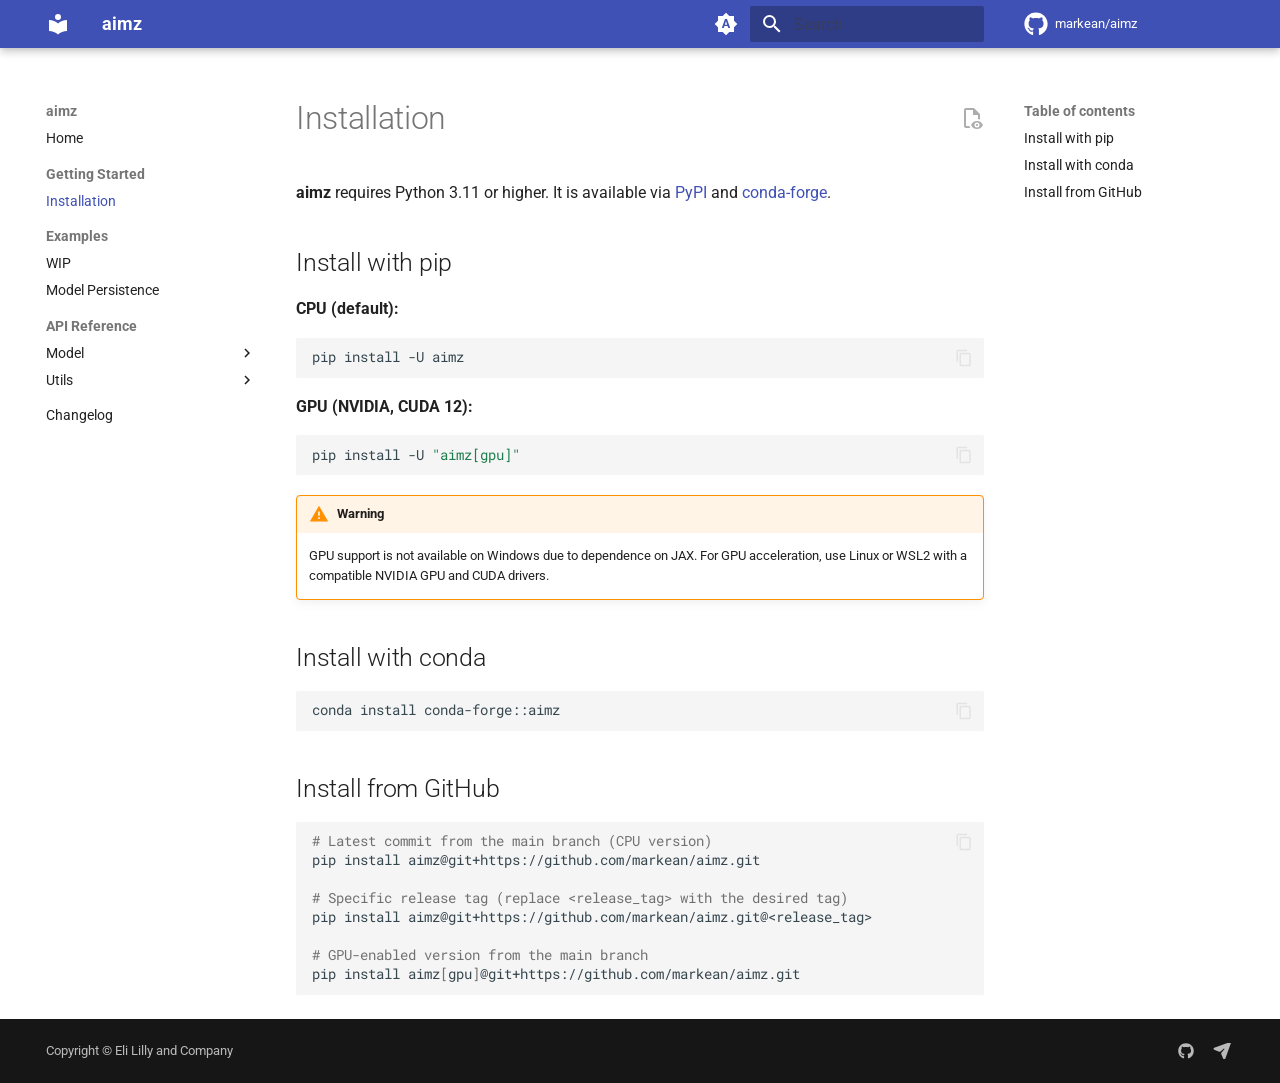
<file: installation/index.html>
<!doctype html>
<html lang="en" class="no-js">
  <head>
    
      <meta charset="utf-8">
      <meta name="viewport" content="width=device-width,initial-scale=1">
      
      
        <meta name="author" content="Eunseop Kim">
      
      
        <link rel="canonical" href="https://markean.github.io/aimz/installation/">
      
      
        <link rel="prev" href="..">
      
      
        <link rel="next" href="../wip/">
      
      
      <link rel="icon" href="../assets/images/favicon.png">
      <meta name="generator" content="mkdocs-1.6.1, mkdocs-material-9.6.18">
    
    
      
        <title>Installation - aimz</title>
      
    
    
      <link rel="stylesheet" href="../assets/stylesheets/main.7e37652d.min.css">
      
        
        <link rel="stylesheet" href="../assets/stylesheets/palette.06af60db.min.css">
      
      


    
    
      
    
    
      
        
        
        <link rel="preconnect" href="https://fonts.gstatic.com" crossorigin>
        <link rel="stylesheet" href="https://fonts.googleapis.com/css?family=Roboto:300,300i,400,400i,700,700i%7CRoboto+Mono:400,400i,700,700i&display=fallback">
        <style>:root{--md-text-font:"Roboto";--md-code-font:"Roboto Mono"}</style>
      
    
    
      <link rel="stylesheet" href="../assets/_mkdocstrings.css">
    
    <script>__md_scope=new URL("..",location),__md_hash=e=>[...e].reduce(((e,_)=>(e<<5)-e+_.charCodeAt(0)),0),__md_get=(e,_=localStorage,t=__md_scope)=>JSON.parse(_.getItem(t.pathname+"."+e)),__md_set=(e,_,t=localStorage,a=__md_scope)=>{try{t.setItem(a.pathname+"."+e,JSON.stringify(_))}catch(e){}}</script>
    
      

    
    
    
  </head>
  
  
    
    
      
    
    
    
    
    <body dir="ltr" data-md-color-scheme="default" data-md-color-primary="indigo" data-md-color-accent="indigo">
  
    
    <input class="md-toggle" data-md-toggle="drawer" type="checkbox" id="__drawer" autocomplete="off">
    <input class="md-toggle" data-md-toggle="search" type="checkbox" id="__search" autocomplete="off">
    <label class="md-overlay" for="__drawer"></label>
    <div data-md-component="skip">
      
        
        <a href="#installation" class="md-skip">
          Skip to content
        </a>
      
    </div>
    <div data-md-component="announce">
      
    </div>
    
    
      

  

<header class="md-header md-header--shadow" data-md-component="header">
  <nav class="md-header__inner md-grid" aria-label="Header">
    <a href=".." title="aimz" class="md-header__button md-logo" aria-label="aimz" data-md-component="logo">
      
  
  <svg xmlns="http://www.w3.org/2000/svg" viewBox="0 0 24 24"><path d="M12 8a3 3 0 0 0 3-3 3 3 0 0 0-3-3 3 3 0 0 0-3 3 3 3 0 0 0 3 3m0 3.54C9.64 9.35 6.5 8 3 8v11c3.5 0 6.64 1.35 9 3.54 2.36-2.19 5.5-3.54 9-3.54V8c-3.5 0-6.64 1.35-9 3.54"/></svg>

    </a>
    <label class="md-header__button md-icon" for="__drawer">
      
      <svg xmlns="http://www.w3.org/2000/svg" viewBox="0 0 24 24"><path d="M3 6h18v2H3zm0 5h18v2H3zm0 5h18v2H3z"/></svg>
    </label>
    <div class="md-header__title" data-md-component="header-title">
      <div class="md-header__ellipsis">
        <div class="md-header__topic">
          <span class="md-ellipsis">
            aimz
          </span>
        </div>
        <div class="md-header__topic" data-md-component="header-topic">
          <span class="md-ellipsis">
            
              Installation
            
          </span>
        </div>
      </div>
    </div>
    
      
        <form class="md-header__option" data-md-component="palette">
  
    
    
    
    <input class="md-option" data-md-color-media="(prefers-color-scheme)" data-md-color-scheme="default" data-md-color-primary="indigo" data-md-color-accent="indigo"  aria-label="Switch to light mode"  type="radio" name="__palette" id="__palette_0">
    
      <label class="md-header__button md-icon" title="Switch to light mode" for="__palette_1" hidden>
        <svg xmlns="http://www.w3.org/2000/svg" viewBox="0 0 24 24"><path d="m14.3 16-.7-2h-3.2l-.7 2H7.8L11 7h2l3.2 9zM20 8.69V4h-4.69L12 .69 8.69 4H4v4.69L.69 12 4 15.31V20h4.69L12 23.31 15.31 20H20v-4.69L23.31 12zm-9.15 3.96h2.3L12 9z"/></svg>
      </label>
    
  
    
    
    
    <input class="md-option" data-md-color-media="(prefers-color-scheme: light)" data-md-color-scheme="default" data-md-color-primary="indigo" data-md-color-accent="indigo"  aria-label="Switch to dark mode"  type="radio" name="__palette" id="__palette_1">
    
      <label class="md-header__button md-icon" title="Switch to dark mode" for="__palette_2" hidden>
        <svg xmlns="http://www.w3.org/2000/svg" viewBox="0 0 24 24"><path d="M17 7H7a5 5 0 0 0-5 5 5 5 0 0 0 5 5h10a5 5 0 0 0 5-5 5 5 0 0 0-5-5m0 8a3 3 0 0 1-3-3 3 3 0 0 1 3-3 3 3 0 0 1 3 3 3 3 0 0 1-3 3"/></svg>
      </label>
    
  
    
    
    
    <input class="md-option" data-md-color-media="(prefers-color-scheme: dark)" data-md-color-scheme="slate" data-md-color-primary="black" data-md-color-accent="indigo"  aria-label="Switch to system preference"  type="radio" name="__palette" id="__palette_2">
    
      <label class="md-header__button md-icon" title="Switch to system preference" for="__palette_0" hidden>
        <svg xmlns="http://www.w3.org/2000/svg" viewBox="0 0 24 24"><path d="M17 6H7c-3.31 0-6 2.69-6 6s2.69 6 6 6h10c3.31 0 6-2.69 6-6s-2.69-6-6-6m0 10H7c-2.21 0-4-1.79-4-4s1.79-4 4-4h10c2.21 0 4 1.79 4 4s-1.79 4-4 4M7 9c-1.66 0-3 1.34-3 3s1.34 3 3 3 3-1.34 3-3-1.34-3-3-3"/></svg>
      </label>
    
  
</form>
      
    
    
      <script>var palette=__md_get("__palette");if(palette&&palette.color){if("(prefers-color-scheme)"===palette.color.media){var media=matchMedia("(prefers-color-scheme: light)"),input=document.querySelector(media.matches?"[data-md-color-media='(prefers-color-scheme: light)']":"[data-md-color-media='(prefers-color-scheme: dark)']");palette.color.media=input.getAttribute("data-md-color-media"),palette.color.scheme=input.getAttribute("data-md-color-scheme"),palette.color.primary=input.getAttribute("data-md-color-primary"),palette.color.accent=input.getAttribute("data-md-color-accent")}for(var[key,value]of Object.entries(palette.color))document.body.setAttribute("data-md-color-"+key,value)}</script>
    
    
    
      
      
        <label class="md-header__button md-icon" for="__search">
          
          <svg xmlns="http://www.w3.org/2000/svg" viewBox="0 0 24 24"><path d="M9.5 3A6.5 6.5 0 0 1 16 9.5c0 1.61-.59 3.09-1.56 4.23l.27.27h.79l5 5-1.5 1.5-5-5v-.79l-.27-.27A6.52 6.52 0 0 1 9.5 16 6.5 6.5 0 0 1 3 9.5 6.5 6.5 0 0 1 9.5 3m0 2C7 5 5 7 5 9.5S7 14 9.5 14 14 12 14 9.5 12 5 9.5 5"/></svg>
        </label>
        <div class="md-search" data-md-component="search" role="dialog">
  <label class="md-search__overlay" for="__search"></label>
  <div class="md-search__inner" role="search">
    <form class="md-search__form" name="search">
      <input type="text" class="md-search__input" name="query" aria-label="Search" placeholder="Search" autocapitalize="off" autocorrect="off" autocomplete="off" spellcheck="false" data-md-component="search-query" required>
      <label class="md-search__icon md-icon" for="__search">
        
        <svg xmlns="http://www.w3.org/2000/svg" viewBox="0 0 24 24"><path d="M9.5 3A6.5 6.5 0 0 1 16 9.5c0 1.61-.59 3.09-1.56 4.23l.27.27h.79l5 5-1.5 1.5-5-5v-.79l-.27-.27A6.52 6.52 0 0 1 9.5 16 6.5 6.5 0 0 1 3 9.5 6.5 6.5 0 0 1 9.5 3m0 2C7 5 5 7 5 9.5S7 14 9.5 14 14 12 14 9.5 12 5 9.5 5"/></svg>
        
        <svg xmlns="http://www.w3.org/2000/svg" viewBox="0 0 24 24"><path d="M20 11v2H8l5.5 5.5-1.42 1.42L4.16 12l7.92-7.92L13.5 5.5 8 11z"/></svg>
      </label>
      <nav class="md-search__options" aria-label="Search">
        
          <a href="javascript:void(0)" class="md-search__icon md-icon" title="Share" aria-label="Share" data-clipboard data-clipboard-text="" data-md-component="search-share" tabindex="-1">
            
            <svg xmlns="http://www.w3.org/2000/svg" viewBox="0 0 24 24"><path d="M18 16.08c-.76 0-1.44.3-1.96.77L8.91 12.7c.05-.23.09-.46.09-.7s-.04-.47-.09-.7l7.05-4.11c.54.5 1.25.81 2.04.81a3 3 0 0 0 3-3 3 3 0 0 0-3-3 3 3 0 0 0-3 3c0 .24.04.47.09.7L8.04 9.81C7.5 9.31 6.79 9 6 9a3 3 0 0 0-3 3 3 3 0 0 0 3 3c.79 0 1.5-.31 2.04-.81l7.12 4.15c-.05.21-.08.43-.08.66 0 1.61 1.31 2.91 2.92 2.91s2.92-1.3 2.92-2.91A2.92 2.92 0 0 0 18 16.08"/></svg>
          </a>
        
        <button type="reset" class="md-search__icon md-icon" title="Clear" aria-label="Clear" tabindex="-1">
          
          <svg xmlns="http://www.w3.org/2000/svg" viewBox="0 0 24 24"><path d="M19 6.41 17.59 5 12 10.59 6.41 5 5 6.41 10.59 12 5 17.59 6.41 19 12 13.41 17.59 19 19 17.59 13.41 12z"/></svg>
        </button>
      </nav>
      
        <div class="md-search__suggest" data-md-component="search-suggest"></div>
      
    </form>
    <div class="md-search__output">
      <div class="md-search__scrollwrap" tabindex="0" data-md-scrollfix>
        <div class="md-search-result" data-md-component="search-result">
          <div class="md-search-result__meta">
            Initializing search
          </div>
          <ol class="md-search-result__list" role="presentation"></ol>
        </div>
      </div>
    </div>
  </div>
</div>
      
    
    
      <div class="md-header__source">
        <a href="https://github.com/markean/aimz" title="Go to repository" class="md-source" data-md-component="source">
  <div class="md-source__icon md-icon">
    
    <svg xmlns="http://www.w3.org/2000/svg" viewBox="0 0 512 512"><!--! Font Awesome Free 7.0.0 by @fontawesome - https://fontawesome.com License - https://fontawesome.com/license/free (Icons: CC BY 4.0, Fonts: SIL OFL 1.1, Code: MIT License) Copyright 2025 Fonticons, Inc.--><path fill="currentColor" d="M173.9 397.4c0 2-2.3 3.6-5.2 3.6-3.3.3-5.6-1.3-5.6-3.6 0-2 2.3-3.6 5.2-3.6 3-.3 5.6 1.3 5.6 3.6m-31.1-4.5c-.7 2 1.3 4.3 4.3 4.9 2.6 1 5.6 0 6.2-2s-1.3-4.3-4.3-5.2c-2.6-.7-5.5.3-6.2 2.3m44.2-1.7c-2.9.7-4.9 2.6-4.6 4.9.3 2 2.9 3.3 5.9 2.6 2.9-.7 4.9-2.6 4.6-4.6-.3-1.9-3-3.2-5.9-2.9M252.8 8C114.1 8 8 113.3 8 252c0 110.9 69.8 205.8 169.5 239.2 12.8 2.3 17.3-5.6 17.3-12.1 0-6.2-.3-40.4-.3-61.4 0 0-70 15-84.7-29.8 0 0-11.4-29.1-27.8-36.6 0 0-22.9-15.7 1.6-15.4 0 0 24.9 2 38.6 25.8 21.9 38.6 58.6 27.5 72.9 20.9 2.3-16 8.8-27.1 16-33.7-55.9-6.2-112.3-14.3-112.3-110.5 0-27.5 7.6-41.3 23.6-58.9-2.6-6.5-11.1-33.3 2.6-67.9 20.9-6.5 69 27 69 27 20-5.6 41.5-8.5 62.8-8.5s42.8 2.9 62.8 8.5c0 0 48.1-33.6 69-27 13.7 34.7 5.2 61.4 2.6 67.9 16 17.7 25.8 31.5 25.8 58.9 0 96.5-58.9 104.2-114.8 110.5 9.2 7.9 17 22.9 17 46.4 0 33.7-.3 75.4-.3 83.6 0 6.5 4.6 14.4 17.3 12.1C436.2 457.8 504 362.9 504 252 504 113.3 391.5 8 252.8 8M105.2 352.9c-1.3 1-1 3.3.7 5.2 1.6 1.6 3.9 2.3 5.2 1 1.3-1 1-3.3-.7-5.2-1.6-1.6-3.9-2.3-5.2-1m-10.8-8.1c-.7 1.3.3 2.9 2.3 3.9 1.6 1 3.6.7 4.3-.7.7-1.3-.3-2.9-2.3-3.9-2-.6-3.6-.3-4.3.7m32.4 35.6c-1.6 1.3-1 4.3 1.3 6.2 2.3 2.3 5.2 2.6 6.5 1 1.3-1.3.7-4.3-1.3-6.2-2.2-2.3-5.2-2.6-6.5-1m-11.4-14.7c-1.6 1-1.6 3.6 0 5.9s4.3 3.3 5.6 2.3c1.6-1.3 1.6-3.9 0-6.2-1.4-2.3-4-3.3-5.6-2"/></svg>
  </div>
  <div class="md-source__repository">
    markean/aimz
  </div>
</a>
      </div>
    
  </nav>
  
</header>
    
    <div class="md-container" data-md-component="container">
      
      
        
          
        
      
      <main class="md-main" data-md-component="main">
        <div class="md-main__inner md-grid">
          
            
              
              <div class="md-sidebar md-sidebar--primary" data-md-component="sidebar" data-md-type="navigation" >
                <div class="md-sidebar__scrollwrap">
                  <div class="md-sidebar__inner">
                    



<nav class="md-nav md-nav--primary" aria-label="Navigation" data-md-level="0">
  <label class="md-nav__title" for="__drawer">
    <a href=".." title="aimz" class="md-nav__button md-logo" aria-label="aimz" data-md-component="logo">
      
  
  <svg xmlns="http://www.w3.org/2000/svg" viewBox="0 0 24 24"><path d="M12 8a3 3 0 0 0 3-3 3 3 0 0 0-3-3 3 3 0 0 0-3 3 3 3 0 0 0 3 3m0 3.54C9.64 9.35 6.5 8 3 8v11c3.5 0 6.64 1.35 9 3.54 2.36-2.19 5.5-3.54 9-3.54V8c-3.5 0-6.64 1.35-9 3.54"/></svg>

    </a>
    aimz
  </label>
  
    <div class="md-nav__source">
      <a href="https://github.com/markean/aimz" title="Go to repository" class="md-source" data-md-component="source">
  <div class="md-source__icon md-icon">
    
    <svg xmlns="http://www.w3.org/2000/svg" viewBox="0 0 512 512"><!--! Font Awesome Free 7.0.0 by @fontawesome - https://fontawesome.com License - https://fontawesome.com/license/free (Icons: CC BY 4.0, Fonts: SIL OFL 1.1, Code: MIT License) Copyright 2025 Fonticons, Inc.--><path fill="currentColor" d="M173.9 397.4c0 2-2.3 3.6-5.2 3.6-3.3.3-5.6-1.3-5.6-3.6 0-2 2.3-3.6 5.2-3.6 3-.3 5.6 1.3 5.6 3.6m-31.1-4.5c-.7 2 1.3 4.3 4.3 4.9 2.6 1 5.6 0 6.2-2s-1.3-4.3-4.3-5.2c-2.6-.7-5.5.3-6.2 2.3m44.2-1.7c-2.9.7-4.9 2.6-4.6 4.9.3 2 2.9 3.3 5.9 2.6 2.9-.7 4.9-2.6 4.6-4.6-.3-1.9-3-3.2-5.9-2.9M252.8 8C114.1 8 8 113.3 8 252c0 110.9 69.8 205.8 169.5 239.2 12.8 2.3 17.3-5.6 17.3-12.1 0-6.2-.3-40.4-.3-61.4 0 0-70 15-84.7-29.8 0 0-11.4-29.1-27.8-36.6 0 0-22.9-15.7 1.6-15.4 0 0 24.9 2 38.6 25.8 21.9 38.6 58.6 27.5 72.9 20.9 2.3-16 8.8-27.1 16-33.7-55.9-6.2-112.3-14.3-112.3-110.5 0-27.5 7.6-41.3 23.6-58.9-2.6-6.5-11.1-33.3 2.6-67.9 20.9-6.5 69 27 69 27 20-5.6 41.5-8.5 62.8-8.5s42.8 2.9 62.8 8.5c0 0 48.1-33.6 69-27 13.7 34.7 5.2 61.4 2.6 67.9 16 17.7 25.8 31.5 25.8 58.9 0 96.5-58.9 104.2-114.8 110.5 9.2 7.9 17 22.9 17 46.4 0 33.7-.3 75.4-.3 83.6 0 6.5 4.6 14.4 17.3 12.1C436.2 457.8 504 362.9 504 252 504 113.3 391.5 8 252.8 8M105.2 352.9c-1.3 1-1 3.3.7 5.2 1.6 1.6 3.9 2.3 5.2 1 1.3-1 1-3.3-.7-5.2-1.6-1.6-3.9-2.3-5.2-1m-10.8-8.1c-.7 1.3.3 2.9 2.3 3.9 1.6 1 3.6.7 4.3-.7.7-1.3-.3-2.9-2.3-3.9-2-.6-3.6-.3-4.3.7m32.4 35.6c-1.6 1.3-1 4.3 1.3 6.2 2.3 2.3 5.2 2.6 6.5 1 1.3-1.3.7-4.3-1.3-6.2-2.2-2.3-5.2-2.6-6.5-1m-11.4-14.7c-1.6 1-1.6 3.6 0 5.9s4.3 3.3 5.6 2.3c1.6-1.3 1.6-3.9 0-6.2-1.4-2.3-4-3.3-5.6-2"/></svg>
  </div>
  <div class="md-source__repository">
    markean/aimz
  </div>
</a>
    </div>
  
  <ul class="md-nav__list" data-md-scrollfix>
    
      
      
  
  
  
  
    <li class="md-nav__item">
      <a href=".." class="md-nav__link">
        
  
  
  <span class="md-ellipsis">
    Home
    
  </span>
  

      </a>
    </li>
  

    
      
      
  
  
    
  
  
  
    
    
      
        
      
    
    
    
      
        
        
      
    
    
    <li class="md-nav__item md-nav__item--active md-nav__item--section md-nav__item--nested">
      
        
        
        <input class="md-nav__toggle md-toggle " type="checkbox" id="__nav_2" checked>
        
          
          <label class="md-nav__link" for="__nav_2" id="__nav_2_label" tabindex="">
            
  
  
  <span class="md-ellipsis">
    Getting Started
    
  </span>
  

            <span class="md-nav__icon md-icon"></span>
          </label>
        
        <nav class="md-nav" data-md-level="1" aria-labelledby="__nav_2_label" aria-expanded="true">
          <label class="md-nav__title" for="__nav_2">
            <span class="md-nav__icon md-icon"></span>
            Getting Started
          </label>
          <ul class="md-nav__list" data-md-scrollfix>
            
              
                
  
  
    
  
  
  
    <li class="md-nav__item md-nav__item--active">
      
      <input class="md-nav__toggle md-toggle" type="checkbox" id="__toc">
      
      
        
      
      
        <label class="md-nav__link md-nav__link--active" for="__toc">
          
  
  
  <span class="md-ellipsis">
    Installation
    
  </span>
  

          <span class="md-nav__icon md-icon"></span>
        </label>
      
      <a href="./" class="md-nav__link md-nav__link--active">
        
  
  
  <span class="md-ellipsis">
    Installation
    
  </span>
  

      </a>
      
        

<nav class="md-nav md-nav--secondary" aria-label="Table of contents">
  
  
  
    
  
  
    <label class="md-nav__title" for="__toc">
      <span class="md-nav__icon md-icon"></span>
      Table of contents
    </label>
    <ul class="md-nav__list" data-md-component="toc" data-md-scrollfix>
      
        <li class="md-nav__item">
  <a href="#install-with-pip" class="md-nav__link">
    <span class="md-ellipsis">
      Install with pip
    </span>
  </a>
  
</li>
      
        <li class="md-nav__item">
  <a href="#install-with-conda" class="md-nav__link">
    <span class="md-ellipsis">
      Install with conda
    </span>
  </a>
  
</li>
      
        <li class="md-nav__item">
  <a href="#install-from-github" class="md-nav__link">
    <span class="md-ellipsis">
      Install from GitHub
    </span>
  </a>
  
</li>
      
    </ul>
  
</nav>
      
    </li>
  

              
            
          </ul>
        </nav>
      
    </li>
  

    
      
      
  
  
  
  
    
    
      
        
      
        
      
    
    
    
      
        
        
      
    
    
    <li class="md-nav__item md-nav__item--section md-nav__item--nested">
      
        
        
        <input class="md-nav__toggle md-toggle " type="checkbox" id="__nav_3" >
        
          
          <label class="md-nav__link" for="__nav_3" id="__nav_3_label" tabindex="">
            
  
  
  <span class="md-ellipsis">
    Examples
    
  </span>
  

            <span class="md-nav__icon md-icon"></span>
          </label>
        
        <nav class="md-nav" data-md-level="1" aria-labelledby="__nav_3_label" aria-expanded="false">
          <label class="md-nav__title" for="__nav_3">
            <span class="md-nav__icon md-icon"></span>
            Examples
          </label>
          <ul class="md-nav__list" data-md-scrollfix>
            
              
                
  
  
  
  
    <li class="md-nav__item">
      <a href="../wip/" class="md-nav__link">
        
  
  
  <span class="md-ellipsis">
    WIP
    
  </span>
  

      </a>
    </li>
  

              
            
              
                
  
  
  
  
    <li class="md-nav__item">
      <a href="../model_persistence/" class="md-nav__link">
        
  
  
  <span class="md-ellipsis">
    Model Persistence
    
  </span>
  

      </a>
    </li>
  

              
            
          </ul>
        </nav>
      
    </li>
  

    
      
      
  
  
  
  
    
    
      
        
      
        
      
    
    
    
      
        
        
      
    
    
    <li class="md-nav__item md-nav__item--section md-nav__item--nested">
      
        
        
        <input class="md-nav__toggle md-toggle " type="checkbox" id="__nav_4" >
        
          
          <label class="md-nav__link" for="__nav_4" id="__nav_4_label" tabindex="">
            
  
  
  <span class="md-ellipsis">
    API Reference
    
  </span>
  

            <span class="md-nav__icon md-icon"></span>
          </label>
        
        <nav class="md-nav" data-md-level="1" aria-labelledby="__nav_4_label" aria-expanded="false">
          <label class="md-nav__title" for="__nav_4">
            <span class="md-nav__icon md-icon"></span>
            API Reference
          </label>
          <ul class="md-nav__list" data-md-scrollfix>
            
              
                
  
  
  
  
    
    
      
        
      
    
    
    
      
    
    
    <li class="md-nav__item md-nav__item--nested">
      
        
        
        <input class="md-nav__toggle md-toggle " type="checkbox" id="__nav_4_1" >
        
          
          <label class="md-nav__link" for="__nav_4_1" id="__nav_4_1_label" tabindex="0">
            
  
  
  <span class="md-ellipsis">
    Model
    
  </span>
  

            <span class="md-nav__icon md-icon"></span>
          </label>
        
        <nav class="md-nav" data-md-level="2" aria-labelledby="__nav_4_1_label" aria-expanded="false">
          <label class="md-nav__title" for="__nav_4_1">
            <span class="md-nav__icon md-icon"></span>
            Model
          </label>
          <ul class="md-nav__list" data-md-scrollfix>
            
              
                
  
  
  
  
    <li class="md-nav__item">
      <a href="../impact_model/" class="md-nav__link">
        
  
  
  <span class="md-ellipsis">
    ImpactModel
    
  </span>
  

      </a>
    </li>
  

              
            
          </ul>
        </nav>
      
    </li>
  

              
            
              
                
  
  
  
  
    
    
      
        
      
    
    
    
      
    
    
    <li class="md-nav__item md-nav__item--nested">
      
        
        
        <input class="md-nav__toggle md-toggle " type="checkbox" id="__nav_4_2" >
        
          
          <label class="md-nav__link" for="__nav_4_2" id="__nav_4_2_label" tabindex="0">
            
  
  
  <span class="md-ellipsis">
    Utils
    
  </span>
  

            <span class="md-nav__icon md-icon"></span>
          </label>
        
        <nav class="md-nav" data-md-level="2" aria-labelledby="__nav_4_2_label" aria-expanded="false">
          <label class="md-nav__title" for="__nav_4_2">
            <span class="md-nav__icon md-icon"></span>
            Utils
          </label>
          <ul class="md-nav__list" data-md-scrollfix>
            
              
                
  
  
  
  
    
    
      
        
      
        
      
    
    
    
      
    
    
    <li class="md-nav__item md-nav__item--nested">
      
        
        
        <input class="md-nav__toggle md-toggle " type="checkbox" id="__nav_4_2_1" >
        
          
          <label class="md-nav__link" for="__nav_4_2_1" id="__nav_4_2_1_label" tabindex="0">
            
  
  
  <span class="md-ellipsis">
    Data
    
  </span>
  

            <span class="md-nav__icon md-icon"></span>
          </label>
        
        <nav class="md-nav" data-md-level="3" aria-labelledby="__nav_4_2_1_label" aria-expanded="false">
          <label class="md-nav__title" for="__nav_4_2_1">
            <span class="md-nav__icon md-icon"></span>
            Data
          </label>
          <ul class="md-nav__list" data-md-scrollfix>
            
              
                
  
  
  
  
    <li class="md-nav__item">
      <a href="../array_dataset/" class="md-nav__link">
        
  
  
  <span class="md-ellipsis">
    ArrayDataset
    
  </span>
  

      </a>
    </li>
  

              
            
              
                
  
  
  
  
    <li class="md-nav__item">
      <a href="../array_loader/" class="md-nav__link">
        
  
  
  <span class="md-ellipsis">
    ArrayLoader
    
  </span>
  

      </a>
    </li>
  

              
            
          </ul>
        </nav>
      
    </li>
  

              
            
          </ul>
        </nav>
      
    </li>
  

              
            
          </ul>
        </nav>
      
    </li>
  

    
      
      
  
  
  
  
    <li class="md-nav__item">
      <a href="../changelog/" class="md-nav__link">
        
  
  
  <span class="md-ellipsis">
    Changelog
    
  </span>
  

      </a>
    </li>
  

    
  </ul>
</nav>
                  </div>
                </div>
              </div>
            
            
              
              <div class="md-sidebar md-sidebar--secondary" data-md-component="sidebar" data-md-type="toc" >
                <div class="md-sidebar__scrollwrap">
                  <div class="md-sidebar__inner">
                    

<nav class="md-nav md-nav--secondary" aria-label="Table of contents">
  
  
  
    
  
  
    <label class="md-nav__title" for="__toc">
      <span class="md-nav__icon md-icon"></span>
      Table of contents
    </label>
    <ul class="md-nav__list" data-md-component="toc" data-md-scrollfix>
      
        <li class="md-nav__item">
  <a href="#install-with-pip" class="md-nav__link">
    <span class="md-ellipsis">
      Install with pip
    </span>
  </a>
  
</li>
      
        <li class="md-nav__item">
  <a href="#install-with-conda" class="md-nav__link">
    <span class="md-ellipsis">
      Install with conda
    </span>
  </a>
  
</li>
      
        <li class="md-nav__item">
  <a href="#install-from-github" class="md-nav__link">
    <span class="md-ellipsis">
      Install from GitHub
    </span>
  </a>
  
</li>
      
    </ul>
  
</nav>
                  </div>
                </div>
              </div>
            
          
          
            <div class="md-content" data-md-component="content">
              <article class="md-content__inner md-typeset">
                
                  


  
  
    
      
    
    <a href="https://github.com/markean/aimz/raw/master/docs/installation.md" title="View source of this page" class="md-content__button md-icon">
      
      <svg xmlns="http://www.w3.org/2000/svg" viewBox="0 0 24 24"><path d="M17 18c.56 0 1 .44 1 1s-.44 1-1 1-1-.44-1-1 .44-1 1-1m0-3c-2.73 0-5.06 1.66-6 4 .94 2.34 3.27 4 6 4s5.06-1.66 6-4c-.94-2.34-3.27-4-6-4m0 6.5a2.5 2.5 0 0 1-2.5-2.5 2.5 2.5 0 0 1 2.5-2.5 2.5 2.5 0 0 1 2.5 2.5 2.5 2.5 0 0 1-2.5 2.5M9.27 20H6V4h7v5h5v4.07c.7.08 1.36.25 2 .49V8l-6-6H6a2 2 0 0 0-2 2v16a2 2 0 0 0 2 2h4.5a8.2 8.2 0 0 1-1.23-2"/></svg>
    </a>
  


<h1 id="installation">Installation<a class="headerlink" href="#installation" title="Permanent link">&para;</a></h1>
<p><strong>aimz</strong> requires Python 3.11 or higher. It is available via <a href="https://pypi.org/project/aimz/">PyPI</a> and <a href="https://anaconda.org/conda-forge/aimz">conda-forge</a>.</p>
<h2 id="install-with-pip">Install with pip<a class="headerlink" href="#install-with-pip" title="Permanent link">&para;</a></h2>
<p><strong>CPU (default):</strong></p>
<div class="highlight"><pre><span></span><code>pip<span class="w"> </span>install<span class="w"> </span>-U<span class="w"> </span>aimz
</code></pre></div>
<p><strong>GPU (NVIDIA, CUDA 12):</strong></p>
<div class="highlight"><pre><span></span><code>pip<span class="w"> </span>install<span class="w"> </span>-U<span class="w"> </span><span class="s2">&quot;aimz[gpu]&quot;</span>
</code></pre></div>
<div class="admonition warning">
<p class="admonition-title">Warning</p>
<p>GPU support is not available on Windows due to dependence on JAX. For GPU acceleration, use Linux or WSL2 with a compatible NVIDIA GPU and CUDA drivers.</p>
</div>
<h2 id="install-with-conda">Install with conda<a class="headerlink" href="#install-with-conda" title="Permanent link">&para;</a></h2>
<div class="highlight"><pre><span></span><code>conda<span class="w"> </span>install<span class="w"> </span>conda-forge::aimz
</code></pre></div>
<h2 id="install-from-github">Install from GitHub<a class="headerlink" href="#install-from-github" title="Permanent link">&para;</a></h2>
<div class="highlight"><pre><span></span><code><span class="c1"># Latest commit from the main branch (CPU version)</span>
pip<span class="w"> </span>install<span class="w"> </span>aimz@git+https://github.com/markean/aimz.git

<span class="c1"># Specific release tag (replace &lt;release_tag&gt; with the desired tag)</span>
pip<span class="w"> </span>install<span class="w"> </span>aimz@git+https://github.com/markean/aimz.git@&lt;release_tag&gt;

<span class="c1"># GPU-enabled version from the main branch</span>
pip<span class="w"> </span>install<span class="w"> </span>aimz<span class="o">[</span>gpu<span class="o">]</span>@git+https://github.com/markean/aimz.git
</code></pre></div>












                
              </article>
            </div>
          
          
<script>var target=document.getElementById(location.hash.slice(1));target&&target.name&&(target.checked=target.name.startsWith("__tabbed_"))</script>
        </div>
        
          <button type="button" class="md-top md-icon" data-md-component="top" hidden>
  
  <svg xmlns="http://www.w3.org/2000/svg" viewBox="0 0 24 24"><path d="M13 20h-2V8l-5.5 5.5-1.42-1.42L12 4.16l7.92 7.92-1.42 1.42L13 8z"/></svg>
  Back to top
</button>
        
      </main>
      
        <footer class="md-footer">
  
  <div class="md-footer-meta md-typeset">
    <div class="md-footer-meta__inner md-grid">
      <div class="md-copyright">
  
    <div class="md-copyright__highlight">
      Copyright &copy; Eli Lilly and Company
    </div>
  
  
</div>
      
        
<div class="md-social">
  
    
    
    
    
      
      
    
    <a href="https://github.com/markean/aimz" target="_blank" rel="noopener" title="github.com" class="md-social__link">
      <svg xmlns="http://www.w3.org/2000/svg" viewBox="0 0 512 512"><!--! Font Awesome Free 7.0.0 by @fontawesome - https://fontawesome.com License - https://fontawesome.com/license/free (Icons: CC BY 4.0, Fonts: SIL OFL 1.1, Code: MIT License) Copyright 2025 Fonticons, Inc.--><path fill="currentColor" d="M173.9 397.4c0 2-2.3 3.6-5.2 3.6-3.3.3-5.6-1.3-5.6-3.6 0-2 2.3-3.6 5.2-3.6 3-.3 5.6 1.3 5.6 3.6m-31.1-4.5c-.7 2 1.3 4.3 4.3 4.9 2.6 1 5.6 0 6.2-2s-1.3-4.3-4.3-5.2c-2.6-.7-5.5.3-6.2 2.3m44.2-1.7c-2.9.7-4.9 2.6-4.6 4.9.3 2 2.9 3.3 5.9 2.6 2.9-.7 4.9-2.6 4.6-4.6-.3-1.9-3-3.2-5.9-2.9M252.8 8C114.1 8 8 113.3 8 252c0 110.9 69.8 205.8 169.5 239.2 12.8 2.3 17.3-5.6 17.3-12.1 0-6.2-.3-40.4-.3-61.4 0 0-70 15-84.7-29.8 0 0-11.4-29.1-27.8-36.6 0 0-22.9-15.7 1.6-15.4 0 0 24.9 2 38.6 25.8 21.9 38.6 58.6 27.5 72.9 20.9 2.3-16 8.8-27.1 16-33.7-55.9-6.2-112.3-14.3-112.3-110.5 0-27.5 7.6-41.3 23.6-58.9-2.6-6.5-11.1-33.3 2.6-67.9 20.9-6.5 69 27 69 27 20-5.6 41.5-8.5 62.8-8.5s42.8 2.9 62.8 8.5c0 0 48.1-33.6 69-27 13.7 34.7 5.2 61.4 2.6 67.9 16 17.7 25.8 31.5 25.8 58.9 0 96.5-58.9 104.2-114.8 110.5 9.2 7.9 17 22.9 17 46.4 0 33.7-.3 75.4-.3 83.6 0 6.5 4.6 14.4 17.3 12.1C436.2 457.8 504 362.9 504 252 504 113.3 391.5 8 252.8 8M105.2 352.9c-1.3 1-1 3.3.7 5.2 1.6 1.6 3.9 2.3 5.2 1 1.3-1 1-3.3-.7-5.2-1.6-1.6-3.9-2.3-5.2-1m-10.8-8.1c-.7 1.3.3 2.9 2.3 3.9 1.6 1 3.6.7 4.3-.7.7-1.3-.3-2.9-2.3-3.9-2-.6-3.6-.3-4.3.7m32.4 35.6c-1.6 1.3-1 4.3 1.3 6.2 2.3 2.3 5.2 2.6 6.5 1 1.3-1.3.7-4.3-1.3-6.2-2.2-2.3-5.2-2.6-6.5-1m-11.4-14.7c-1.6 1-1.6 3.6 0 5.9s4.3 3.3 5.6 2.3c1.6-1.3 1.6-3.9 0-6.2-1.4-2.3-4-3.3-5.6-2"/></svg>
    </a>
  
    
    
    
    
    <a href="mailto:markean@pm.me" target="_blank" rel="noopener" title="" class="md-social__link">
      <svg xmlns="http://www.w3.org/2000/svg" viewBox="0 0 576 512"><!--! Font Awesome Free 7.0.0 by @fontawesome - https://fontawesome.com License - https://fontawesome.com/license/free (Icons: CC BY 4.0, Fonts: SIL OFL 1.1, Code: MIT License) Copyright 2025 Fonticons, Inc.--><path fill="currentColor" d="M536.4-26.3c9.8-3.5 20.6-1 28 6.3s9.8 18.2 6.3 28l-178 496.9c-5 13.9-18.1 23.1-32.8 23.1-14.2 0-27-8.6-32.3-21.7l-64.2-158c-4.5-11-2.5-23.6 5.2-32.6l94.5-112.4c5.1-6.1 4.7-15-.9-20.6s-14.6-6-20.6-.9l-112.4 94.3c-9.1 7.6-21.6 9.6-32.6 5.2L38.1 216.8c-13.1-5.3-21.7-18.1-21.7-32.3 0-14.7 9.2-27.8 23.1-32.8z"/></svg>
    </a>
  
</div>
      
    </div>
  </div>
</footer>
      
    </div>
    <div class="md-dialog" data-md-component="dialog">
      <div class="md-dialog__inner md-typeset"></div>
    </div>
    
      <div class="md-progress" data-md-component="progress" role="progressbar"></div>
    
    
    
      
      <script id="__config" type="application/json">{"base": "..", "features": ["announce.dismiss", "content.code.copy", "content.action.view", "header.autohide", "navigation.tracking", "navigation.sections", "navigation.indexes", "navigation.path", "navigation.instant", "navigation.instant.progress", "navigation.top", "search.suggest", "search.share"], "search": "../assets/javascripts/workers/search.973d3a69.min.js", "tags": null, "translations": {"clipboard.copied": "Copied to clipboard", "clipboard.copy": "Copy to clipboard", "search.result.more.one": "1 more on this page", "search.result.more.other": "# more on this page", "search.result.none": "No matching documents", "search.result.one": "1 matching document", "search.result.other": "# matching documents", "search.result.placeholder": "Type to start searching", "search.result.term.missing": "Missing", "select.version": "Select version"}, "version": null}</script>
    
    
      <script src="../assets/javascripts/bundle.92b07e13.min.js"></script>
      
    
  </body>
</html>
</file>
<file: assets/_mkdocstrings.css>
/* Avoid breaking parameter names, etc. in table cells. */
.doc-contents td code {
  word-break: normal !important;
}

/* No line break before first paragraph of descriptions. */
.doc-md-description,
.doc-md-description>p:first-child {
  display: inline;
}

/* No text transformation from Material for MkDocs for H5 headings. */
.md-typeset h5 .doc-object-name {
  text-transform: none;
}

/* Max width for docstring sections tables. */
.doc .md-typeset__table,
.doc .md-typeset__table table {
  display: table !important;
  width: 100%;
}

.doc .md-typeset__table tr {
  display: table-row;
}

/* Defaults in Spacy table style. */
.doc-param-default {
  float: right;
}

/* Parameter headings must be inline, not blocks. */
.doc-heading-parameter {
  display: inline;
}

/* Default font size for parameter headings. */
.md-typeset .doc-heading-parameter {
  font-size: inherit;
}

/* Prefer space on the right, not the left of parameter permalinks. */
.doc-heading-parameter .headerlink {
  margin-left: 0 !important;
  margin-right: 0.2rem;
}

/* Backward-compatibility: docstring section titles in bold. */
.doc-section-title {
  font-weight: bold;
}

/* Backlinks crumb separator. */
.doc-backlink-crumb {
  display: inline-flex;
  gap: .2rem;
  white-space: nowrap;
  align-items: center;
  vertical-align: middle;
}
.doc-backlink-crumb:not(:first-child)::before {
  background-color: var(--md-default-fg-color--lighter);
  content: "";
  display: inline;
  height: 1rem;
  --md-path-icon: url('data:image/svg+xml;charset=utf-8,<svg xmlns="http://www.w3.org/2000/svg" viewBox="0 0 24 24"><path d="M8.59 16.58 13.17 12 8.59 7.41 10 6l6 6-6 6z"/></svg>');
  -webkit-mask-image: var(--md-path-icon);
  mask-image: var(--md-path-icon);
  width: 1rem;
}
.doc-backlink-crumb.last {
  font-weight: bold;
}

/* Symbols in Navigation and ToC. */
:root, :host,
[data-md-color-scheme="default"] {
  --doc-symbol-parameter-fg-color: #df50af;
  --doc-symbol-attribute-fg-color: #953800;
  --doc-symbol-function-fg-color: #8250df;
  --doc-symbol-method-fg-color: #8250df;
  --doc-symbol-class-fg-color: #0550ae;
  --doc-symbol-module-fg-color: #5cad0f;

  --doc-symbol-parameter-bg-color: #df50af1a;
  --doc-symbol-attribute-bg-color: #9538001a;
  --doc-symbol-function-bg-color: #8250df1a;
  --doc-symbol-method-bg-color: #8250df1a;
  --doc-symbol-class-bg-color: #0550ae1a;
  --doc-symbol-module-bg-color: #5cad0f1a;
}

[data-md-color-scheme="slate"] {
  --doc-symbol-parameter-fg-color: #ffa8cc;
  --doc-symbol-attribute-fg-color: #ffa657;
  --doc-symbol-function-fg-color: #d2a8ff;
  --doc-symbol-method-fg-color: #d2a8ff;
  --doc-symbol-class-fg-color: #79c0ff;
  --doc-symbol-module-fg-color: #baff79;

  --doc-symbol-parameter-bg-color: #ffa8cc1a;
  --doc-symbol-attribute-bg-color: #ffa6571a;
  --doc-symbol-function-bg-color: #d2a8ff1a;
  --doc-symbol-method-bg-color: #d2a8ff1a;
  --doc-symbol-class-bg-color: #79c0ff1a;
  --doc-symbol-module-bg-color: #baff791a;
}

code.doc-symbol {
  border-radius: .1rem;
  font-size: .85em;
  padding: 0 .3em;
  font-weight: bold;
}

code.doc-symbol-parameter,
a code.doc-symbol-parameter {
  color: var(--doc-symbol-parameter-fg-color);
  background-color: var(--doc-symbol-parameter-bg-color);
}

code.doc-symbol-parameter::after {
  content: "param";
}

code.doc-symbol-attribute,
a code.doc-symbol-attribute {
  color: var(--doc-symbol-attribute-fg-color);
  background-color: var(--doc-symbol-attribute-bg-color);
}

code.doc-symbol-attribute::after {
  content: "attr";
}

code.doc-symbol-function,
a code.doc-symbol-function {
  color: var(--doc-symbol-function-fg-color);
  background-color: var(--doc-symbol-function-bg-color);
}

code.doc-symbol-function::after {
  content: "func";
}

code.doc-symbol-method,
a code.doc-symbol-method {
  color: var(--doc-symbol-method-fg-color);
  background-color: var(--doc-symbol-method-bg-color);
}

code.doc-symbol-method::after {
  content: "meth";
}

code.doc-symbol-class,
a code.doc-symbol-class {
  color: var(--doc-symbol-class-fg-color);
  background-color: var(--doc-symbol-class-bg-color);
}

code.doc-symbol-class::after {
  content: "class";
}

code.doc-symbol-module,
a code.doc-symbol-module {
  color: var(--doc-symbol-module-fg-color);
  background-color: var(--doc-symbol-module-bg-color);
}

code.doc-symbol-module::after {
  content: "mod";
}

.doc-signature .autorefs {
  color: inherit;
  border-bottom: 1px dotted currentcolor;
}
</file>
<file: assets/stylesheets/main.7e37652d.min.css>
@charset "UTF-8";html{-webkit-text-size-adjust:none;-moz-text-size-adjust:none;text-size-adjust:none;box-sizing:border-box}*,:after,:before{box-sizing:inherit}@media (prefers-reduced-motion){*,:after,:before{transition:none!important}}body{margin:0}a,button,input,label{-webkit-tap-highlight-color:transparent}a{color:inherit;text-decoration:none}hr{border:0;box-sizing:initial;display:block;height:.05rem;overflow:visible;padding:0}small{font-size:80%}sub,sup{line-height:1em}img{border-style:none}table{border-collapse:initial;border-spacing:0}td,th{font-weight:400;vertical-align:top}button{background:#0000;border:0;font-family:inherit;font-size:inherit;margin:0;padding:0}input{border:0;outline:none}:root{--md-primary-fg-color:#4051b5;--md-primary-fg-color--light:#5d6cc0;--md-primary-fg-color--dark:#303fa1;--md-primary-bg-color:#fff;--md-primary-bg-color--light:#ffffffb3;--md-accent-fg-color:#526cfe;--md-accent-fg-color--transparent:#526cfe1a;--md-accent-bg-color:#fff;--md-accent-bg-color--light:#ffffffb3}[data-md-color-scheme=default]{color-scheme:light}[data-md-color-scheme=default] img[src$="#gh-dark-mode-only"],[data-md-color-scheme=default] img[src$="#only-dark"]{display:none}:root,[data-md-color-scheme=default]{--md-hue:225deg;--md-default-fg-color:#000000de;--md-default-fg-color--light:#0000008a;--md-default-fg-color--lighter:#00000052;--md-default-fg-color--lightest:#00000012;--md-default-bg-color:#fff;--md-default-bg-color--light:#ffffffb3;--md-default-bg-color--lighter:#ffffff4d;--md-default-bg-color--lightest:#ffffff1f;--md-code-fg-color:#36464e;--md-code-bg-color:#f5f5f5;--md-code-hl-color:#4287ff;--md-code-hl-color--light:#4287ff1a;--md-code-hl-number-color:#d52a2a;--md-code-hl-special-color:#db1457;--md-code-hl-function-color:#a846b9;--md-code-hl-constant-color:#6e59d9;--md-code-hl-keyword-color:#3f6ec6;--md-code-hl-string-color:#1c7d4d;--md-code-hl-name-color:var(--md-code-fg-color);--md-code-hl-operator-color:var(--md-default-fg-color--light);--md-code-hl-punctuation-color:var(--md-default-fg-color--light);--md-code-hl-comment-color:var(--md-default-fg-color--light);--md-code-hl-generic-color:var(--md-default-fg-color--light);--md-code-hl-variable-color:var(--md-default-fg-color--light);--md-typeset-color:var(--md-default-fg-color);--md-typeset-a-color:var(--md-primary-fg-color);--md-typeset-del-color:#f5503d26;--md-typeset-ins-color:#0bd57026;--md-typeset-kbd-color:#fafafa;--md-typeset-kbd-accent-color:#fff;--md-typeset-kbd-border-color:#b8b8b8;--md-typeset-mark-color:#ffff0080;--md-typeset-table-color:#0000001f;--md-typeset-table-color--light:rgba(0,0,0,.035);--md-admonition-fg-color:var(--md-default-fg-color);--md-admonition-bg-color:var(--md-default-bg-color);--md-warning-fg-color:#000000de;--md-warning-bg-color:#ff9;--md-footer-fg-color:#fff;--md-footer-fg-color--light:#ffffffb3;--md-footer-fg-color--lighter:#ffffff73;--md-footer-bg-color:#000000de;--md-footer-bg-color--dark:#00000052;--md-shadow-z1:0 0.2rem 0.5rem #0000000d,0 0 0.05rem #0000001a;--md-shadow-z2:0 0.2rem 0.5rem #0000001a,0 0 0.05rem #00000040;--md-shadow-z3:0 0.2rem 0.5rem #0003,0 0 0.05rem #00000059}.md-icon svg{fill:currentcolor;display:block;height:1.2rem;width:1.2rem}body{-webkit-font-smoothing:antialiased;-moz-osx-font-smoothing:grayscale;--md-text-font-family:var(--md-text-font,_),-apple-system,BlinkMacSystemFont,Helvetica,Arial,sans-serif;--md-code-font-family:var(--md-code-font,_),SFMono-Regular,Consolas,Menlo,monospace}aside,body,input{font-feature-settings:"kern","liga";color:var(--md-typeset-color);font-family:var(--md-text-font-family)}code,kbd,pre{font-feature-settings:"kern";font-family:var(--md-code-font-family)}:root{--md-typeset-table-sort-icon:url('data:image/svg+xml;charset=utf-8,<svg xmlns="http://www.w3.org/2000/svg" viewBox="0 0 24 24"><path d="m18 21-4-4h3V7h-3l4-4 4 4h-3v10h3M2 19v-2h10v2M2 13v-2h7v2M2 7V5h4v2z"/></svg>');--md-typeset-table-sort-icon--asc:url('data:image/svg+xml;charset=utf-8,<svg xmlns="http://www.w3.org/2000/svg" viewBox="0 0 24 24"><path d="M19 17h3l-4 4-4-4h3V3h2M2 17h10v2H2M6 5v2H2V5m0 6h7v2H2z"/></svg>');--md-typeset-table-sort-icon--desc:url('data:image/svg+xml;charset=utf-8,<svg xmlns="http://www.w3.org/2000/svg" viewBox="0 0 24 24"><path d="M19 7h3l-4-4-4 4h3v14h2M2 17h10v2H2M6 5v2H2V5m0 6h7v2H2z"/></svg>')}.md-typeset{-webkit-print-color-adjust:exact;color-adjust:exact;font-size:.8rem;line-height:1.6;overflow-wrap:break-word}@media print{.md-typeset{font-size:.68rem}}.md-typeset blockquote,.md-typeset dl,.md-typeset figure,.md-typeset ol,.md-typeset pre,.md-typeset ul{margin-bottom:1em;margin-top:1em}.md-typeset h1{color:var(--md-default-fg-color--light);font-size:2em;line-height:1.3;margin:0 0 1.25em}.md-typeset h1,.md-typeset h2{font-weight:300;letter-spacing:-.01em}.md-typeset h2{font-size:1.5625em;line-height:1.4;margin:1.6em 0 .64em}.md-typeset h3{font-size:1.25em;font-weight:400;letter-spacing:-.01em;line-height:1.5;margin:1.6em 0 .8em}.md-typeset h2+h3{margin-top:.8em}.md-typeset h4{font-weight:700;letter-spacing:-.01em;margin:1em 0}.md-typeset h5,.md-typeset h6{color:var(--md-default-fg-color--light);font-size:.8em;font-weight:700;letter-spacing:-.01em;margin:1.25em 0}.md-typeset h5{text-transform:uppercase}.md-typeset h5 code{text-transform:none}.md-typeset hr{border-bottom:.05rem solid var(--md-default-fg-color--lightest);display:flow-root;margin:1.5em 0}.md-typeset a{color:var(--md-typeset-a-color);word-break:break-word}.md-typeset a,.md-typeset a:before{transition:color 125ms}.md-typeset a:focus,.md-typeset a:hover{color:var(--md-accent-fg-color)}.md-typeset a:focus code,.md-typeset a:hover code{background-color:var(--md-accent-fg-color--transparent)}.md-typeset a code{color:currentcolor;transition:background-color 125ms}.md-typeset a.focus-visible{outline-color:var(--md-accent-fg-color);outline-offset:.2rem}.md-typeset code,.md-typeset kbd,.md-typeset pre{color:var(--md-code-fg-color);direction:ltr;font-variant-ligatures:none}@media print{.md-typeset code,.md-typeset kbd,.md-typeset pre{white-space:pre-wrap}}.md-typeset code{background-color:var(--md-code-bg-color);border-radius:.1rem;-webkit-box-decoration-break:clone;box-decoration-break:clone;font-size:.85em;padding:0 .2941176471em;word-break:break-word}.md-typeset code:not(.focus-visible){-webkit-tap-highlight-color:transparent;outline:none}.md-typeset pre{display:flow-root;line-height:1.4;position:relative}.md-typeset pre>code{-webkit-box-decoration-break:slice;box-decoration-break:slice;box-shadow:none;display:block;margin:0;outline-color:var(--md-accent-fg-color);overflow:auto;padding:.7720588235em 1.1764705882em;scrollbar-color:var(--md-default-fg-color--lighter) #0000;scrollbar-width:thin;touch-action:auto;word-break:normal}.md-typeset pre>code:hover{scrollbar-color:var(--md-accent-fg-color) #0000}.md-typeset pre>code::-webkit-scrollbar{height:.2rem;width:.2rem}.md-typeset pre>code::-webkit-scrollbar-thumb{background-color:var(--md-default-fg-color--lighter)}.md-typeset pre>code::-webkit-scrollbar-thumb:hover{background-color:var(--md-accent-fg-color)}.md-typeset kbd{background-color:var(--md-typeset-kbd-color);border-radius:.1rem;box-shadow:0 .1rem 0 .05rem var(--md-typeset-kbd-border-color),0 .1rem 0 var(--md-typeset-kbd-border-color),0 -.1rem .2rem var(--md-typeset-kbd-accent-color) inset;color:var(--md-default-fg-color);display:inline-block;font-size:.75em;padding:0 .6666666667em;vertical-align:text-top;word-break:break-word}.md-typeset mark{background-color:var(--md-typeset-mark-color);-webkit-box-decoration-break:clone;box-decoration-break:clone;color:inherit;word-break:break-word}.md-typeset abbr{border-bottom:.05rem dotted var(--md-default-fg-color--light);cursor:help;text-decoration:none}.md-typeset small{opacity:.75}[dir=ltr] .md-typeset sub,[dir=ltr] .md-typeset sup{margin-left:.078125em}[dir=rtl] .md-typeset sub,[dir=rtl] .md-typeset sup{margin-right:.078125em}[dir=ltr] .md-typeset blockquote{padding-left:.6rem}[dir=rtl] .md-typeset blockquote{padding-right:.6rem}[dir=ltr] .md-typeset blockquote{border-left:.2rem solid var(--md-default-fg-color--lighter)}[dir=rtl] .md-typeset blockquote{border-right:.2rem solid var(--md-default-fg-color--lighter)}.md-typeset blockquote{color:var(--md-default-fg-color--light);margin-left:0;margin-right:0}.md-typeset ul{list-style-type:disc}.md-typeset ul[type]{list-style-type:revert-layer}[dir=ltr] .md-typeset ol,[dir=ltr] .md-typeset ul{margin-left:.625em}[dir=rtl] .md-typeset ol,[dir=rtl] .md-typeset ul{margin-right:.625em}.md-typeset ol,.md-typeset ul{padding:0}.md-typeset ol:not([hidden]),.md-typeset ul:not([hidden]){display:flow-root}.md-typeset ol ol,.md-typeset ul ol{list-style-type:lower-alpha}.md-typeset ol ol ol,.md-typeset ul ol ol{list-style-type:lower-roman}.md-typeset ol ol ol ol,.md-typeset ul ol ol ol{list-style-type:upper-alpha}.md-typeset ol ol ol ol ol,.md-typeset ul ol ol ol ol{list-style-type:upper-roman}.md-typeset ol[type],.md-typeset ul[type]{list-style-type:revert-layer}[dir=ltr] .md-typeset ol li,[dir=ltr] .md-typeset ul li{margin-left:1.25em}[dir=rtl] .md-typeset ol li,[dir=rtl] .md-typeset ul li{margin-right:1.25em}.md-typeset ol li,.md-typeset ul li{margin-bottom:.5em}.md-typeset ol li blockquote,.md-typeset ol li p,.md-typeset ul li blockquote,.md-typeset ul li p{margin:.5em 0}.md-typeset ol li:last-child,.md-typeset ul li:last-child{margin-bottom:0}[dir=ltr] .md-typeset ol li ol,[dir=ltr] .md-typeset ol li ul,[dir=ltr] .md-typeset ul li ol,[dir=ltr] .md-typeset ul li ul{margin-left:.625em}[dir=rtl] .md-typeset ol li ol,[dir=rtl] .md-typeset ol li ul,[dir=rtl] .md-typeset ul li ol,[dir=rtl] .md-typeset ul li ul{margin-right:.625em}.md-typeset ol li ol,.md-typeset ol li ul,.md-typeset ul li ol,.md-typeset ul li ul{margin-bottom:.5em;margin-top:.5em}[dir=ltr] .md-typeset dd{margin-left:1.875em}[dir=rtl] .md-typeset dd{margin-right:1.875em}.md-typeset dd{margin-bottom:1.5em;margin-top:1em}.md-typeset img,.md-typeset svg,.md-typeset video{height:auto;max-width:100%}.md-typeset img[align=left]{margin:1em 1em 1em 0}.md-typeset img[align=right]{margin:1em 0 1em 1em}.md-typeset img[align]:only-child{margin-top:0}.md-typeset figure{display:flow-root;margin:1em auto;max-width:100%;text-align:center;width:-moz-fit-content;width:fit-content}.md-typeset figure img{display:block;margin:0 auto}.md-typeset figcaption{font-style:italic;margin:1em auto;max-width:24rem}.md-typeset iframe{max-width:100%}.md-typeset table:not([class]){background-color:var(--md-default-bg-color);border:.05rem solid var(--md-typeset-table-color);border-radius:.1rem;display:inline-block;font-size:.64rem;max-width:100%;overflow:auto;touch-action:auto}@media print{.md-typeset table:not([class]){display:table}}.md-typeset table:not([class])+*{margin-top:1.5em}.md-typeset table:not([class]) td>:first-child,.md-typeset table:not([class]) th>:first-child{margin-top:0}.md-typeset table:not([class]) td>:last-child,.md-typeset table:not([class]) th>:last-child{margin-bottom:0}.md-typeset table:not([class]) td:not([align]),.md-typeset table:not([class]) th:not([align]){text-align:left}[dir=rtl] .md-typeset table:not([class]) td:not([align]),[dir=rtl] .md-typeset table:not([class]) th:not([align]){text-align:right}.md-typeset table:not([class]) th{font-weight:700;min-width:5rem;padding:.9375em 1.25em;vertical-align:top}.md-typeset table:not([class]) td{border-top:.05rem solid var(--md-typeset-table-color);padding:.9375em 1.25em;vertical-align:top}.md-typeset table:not([class]) tbody tr{transition:background-color 125ms}.md-typeset table:not([class]) tbody tr:hover{background-color:var(--md-typeset-table-color--light);box-shadow:0 .05rem 0 var(--md-default-bg-color) inset}.md-typeset table:not([class]) a{word-break:normal}.md-typeset table th[role=columnheader]{cursor:pointer}[dir=ltr] .md-typeset table th[role=columnheader]:after{margin-left:.5em}[dir=rtl] .md-typeset table th[role=columnheader]:after{margin-right:.5em}.md-typeset table th[role=columnheader]:after{content:"";display:inline-block;height:1.2em;-webkit-mask-image:var(--md-typeset-table-sort-icon);mask-image:var(--md-typeset-table-sort-icon);-webkit-mask-repeat:no-repeat;mask-repeat:no-repeat;-webkit-mask-size:contain;mask-size:contain;transition:background-color 125ms;vertical-align:text-bottom;width:1.2em}.md-typeset table th[role=columnheader]:hover:after{background-color:var(--md-default-fg-color--lighter)}.md-typeset table th[role=columnheader][aria-sort=ascending]:after{background-color:var(--md-default-fg-color--light);-webkit-mask-image:var(--md-typeset-table-sort-icon--asc);mask-image:var(--md-typeset-table-sort-icon--asc)}.md-typeset table th[role=columnheader][aria-sort=descending]:after{background-color:var(--md-default-fg-color--light);-webkit-mask-image:var(--md-typeset-table-sort-icon--desc);mask-image:var(--md-typeset-table-sort-icon--desc)}.md-typeset__scrollwrap{margin:1em -.8rem;overflow-x:auto;touch-action:auto}.md-typeset__table{display:inline-block;margin-bottom:.5em;padding:0 .8rem}@media print{.md-typeset__table{display:block}}html .md-typeset__table table{display:table;margin:0;overflow:hidden;width:100%}@media screen and (max-width:44.984375em){.md-content__inner>pre{margin:1em -.8rem}.md-content__inner>pre code{border-radius:0}}.md-typeset .md-author{border-radius:100%;display:block;flex-shrink:0;height:1.6rem;overflow:hidden;position:relative;transition:color 125ms,transform 125ms;width:1.6rem}.md-typeset .md-author img{display:block}.md-typeset .md-author--more{background:var(--md-default-fg-color--lightest);color:var(--md-default-fg-color--lighter);font-size:.6rem;font-weight:700;line-height:1.6rem;text-align:center}.md-typeset .md-author--long{height:2.4rem;width:2.4rem}.md-typeset a.md-author{transform:scale(1)}.md-typeset a.md-author img{border-radius:100%;filter:grayscale(100%) opacity(75%);transition:filter 125ms}.md-typeset a.md-author:focus,.md-typeset a.md-author:hover{transform:scale(1.1);z-index:1}.md-typeset a.md-author:focus img,.md-typeset a.md-author:hover img{filter:grayscale(0)}.md-banner{background-color:var(--md-footer-bg-color);color:var(--md-footer-fg-color);overflow:auto}@media print{.md-banner{display:none}}.md-banner--warning{background-color:var(--md-warning-bg-color);color:var(--md-warning-fg-color)}.md-banner__inner{font-size:.7rem;margin:.6rem auto;padding:0 .8rem}[dir=ltr] .md-banner__button{float:right}[dir=rtl] .md-banner__button{float:left}.md-banner__button{color:inherit;cursor:pointer;transition:opacity .25s}.no-js .md-banner__button{display:none}.md-banner__button:hover{opacity:.7}html{font-size:125%;height:100%;overflow-x:hidden}@media screen and (min-width:100em){html{font-size:137.5%}}@media screen and (min-width:125em){html{font-size:150%}}body{background-color:var(--md-default-bg-color);display:flex;flex-direction:column;font-size:.5rem;min-height:100%;position:relative;width:100%}@media print{body{display:block}}@media screen and (max-width:59.984375em){body[data-md-scrolllock]{position:fixed}}.md-grid{margin-left:auto;margin-right:auto;max-width:61rem}.md-container{display:flex;flex-direction:column;flex-grow:1}@media print{.md-container{display:block}}.md-main{flex-grow:1}.md-main__inner{display:flex;height:100%;margin-top:1.5rem}.md-ellipsis{overflow:hidden;text-overflow:ellipsis}.md-toggle{display:none}.md-option{height:0;opacity:0;position:absolute;width:0}.md-option:checked+label:not([hidden]){display:block}.md-option.focus-visible+label{outline-color:var(--md-accent-fg-color);outline-style:auto}.md-skip{background-color:var(--md-default-fg-color);border-radius:.1rem;color:var(--md-default-bg-color);font-size:.64rem;margin:.5rem;opacity:0;outline-color:var(--md-accent-fg-color);padding:.3rem .5rem;position:fixed;transform:translateY(.4rem);z-index:-1}.md-skip:focus{opacity:1;transform:translateY(0);transition:transform .25s cubic-bezier(.4,0,.2,1),opacity 175ms 75ms;z-index:10}@page{margin:25mm}:root{--md-clipboard-icon:url('data:image/svg+xml;charset=utf-8,<svg xmlns="http://www.w3.org/2000/svg" viewBox="0 0 24 24"><path d="M19 21H8V7h11m0-2H8a2 2 0 0 0-2 2v14a2 2 0 0 0 2 2h11a2 2 0 0 0 2-2V7a2 2 0 0 0-2-2m-3-4H4a2 2 0 0 0-2 2v14h2V3h12z"/></svg>')}.md-clipboard{border-radius:.1rem;color:var(--md-default-fg-color--lightest);cursor:pointer;height:1.5em;outline-color:var(--md-accent-fg-color);outline-offset:.1rem;position:absolute;right:.5em;top:.5em;transition:color .25s;width:1.5em;z-index:1}@media print{.md-clipboard{display:none}}.md-clipboard:not(.focus-visible){-webkit-tap-highlight-color:transparent;outline:none}:hover>.md-clipboard{color:var(--md-default-fg-color--light)}.md-clipboard:focus,.md-clipboard:hover{color:var(--md-accent-fg-color)}.md-clipboard:after{background-color:currentcolor;content:"";display:block;height:1.125em;margin:0 auto;-webkit-mask-image:var(--md-clipboard-icon);mask-image:var(--md-clipboard-icon);-webkit-mask-position:center;mask-position:center;-webkit-mask-repeat:no-repeat;mask-repeat:no-repeat;-webkit-mask-size:contain;mask-size:contain;width:1.125em}.md-clipboard--inline{cursor:pointer}.md-clipboard--inline code{transition:color .25s,background-color .25s}.md-clipboard--inline:focus code,.md-clipboard--inline:hover code{background-color:var(--md-accent-fg-color--transparent);color:var(--md-accent-fg-color)}.md-typeset .md-code__content{display:grid}@keyframes consent{0%{opacity:0;transform:translateY(100%)}to{opacity:1;transform:translateY(0)}}@keyframes overlay{0%{opacity:0}to{opacity:1}}.md-consent__overlay{animation:overlay .25s both;-webkit-backdrop-filter:blur(.1rem);backdrop-filter:blur(.1rem);background-color:#0000008a;height:100%;opacity:1;position:fixed;top:0;width:100%;z-index:5}.md-consent__inner{animation:consent .5s cubic-bezier(.1,.7,.1,1) both;background-color:var(--md-default-bg-color);border:0;border-radius:.1rem;bottom:0;box-shadow:0 0 .2rem #0000001a,0 .2rem .4rem #0003;max-height:100%;overflow:auto;padding:0;position:fixed;width:100%;z-index:5}.md-consent__form{padding:.8rem}.md-consent__settings{display:none;margin:1em 0}input:checked+.md-consent__settings{display:block}.md-consent__controls{margin-bottom:.8rem}.md-typeset .md-consent__controls .md-button{display:inline}@media screen and (max-width:44.984375em){.md-typeset .md-consent__controls .md-button{display:block;margin-top:.4rem;text-align:center;width:100%}}.md-consent label{cursor:pointer}.md-content{flex-grow:1;min-width:0}.md-content__inner{margin:0 .8rem 1.2rem;padding-top:.6rem}@media screen and (min-width:76.25em){[dir=ltr] .md-sidebar--primary:not([hidden])~.md-content>.md-content__inner{margin-left:1.2rem}[dir=ltr] .md-sidebar--secondary:not([hidden])~.md-content>.md-content__inner,[dir=rtl] .md-sidebar--primary:not([hidden])~.md-content>.md-content__inner{margin-right:1.2rem}[dir=rtl] .md-sidebar--secondary:not([hidden])~.md-content>.md-content__inner{margin-left:1.2rem}}.md-content__inner:before{content:"";display:block;height:.4rem}.md-content__inner>:last-child{margin-bottom:0}[dir=ltr] .md-content__button{float:right}[dir=rtl] .md-content__button{float:left}[dir=ltr] .md-content__button{margin-left:.4rem}[dir=rtl] .md-content__button{margin-right:.4rem}.md-content__button{margin:.4rem 0;padding:0}@media print{.md-content__button{display:none}}.md-typeset .md-content__button{color:var(--md-default-fg-color--lighter)}.md-content__button svg{display:inline;vertical-align:top}[dir=rtl] .md-content__button svg{transform:scaleX(-1)}[dir=ltr] .md-dialog{right:.8rem}[dir=rtl] .md-dialog{left:.8rem}.md-dialog{background-color:var(--md-default-fg-color);border-radius:.1rem;bottom:.8rem;box-shadow:var(--md-shadow-z3);min-width:11.1rem;opacity:0;padding:.4rem .6rem;pointer-events:none;position:fixed;transform:translateY(100%);transition:transform 0ms .4s,opacity .4s;z-index:4}@media print{.md-dialog{display:none}}.md-dialog--active{opacity:1;pointer-events:auto;transform:translateY(0);transition:transform .4s cubic-bezier(.075,.85,.175,1),opacity .4s}.md-dialog__inner{color:var(--md-default-bg-color);font-size:.7rem}.md-feedback{margin:2em 0 1em;text-align:center}.md-feedback fieldset{border:none;margin:0;padding:0}.md-feedback__title{font-weight:700;margin:1em auto}.md-feedback__inner{position:relative}.md-feedback__list{display:flex;flex-wrap:wrap;place-content:baseline center;position:relative}.md-feedback__list:hover .md-icon:not(:disabled){color:var(--md-default-fg-color--lighter)}:disabled .md-feedback__list{min-height:1.8rem}.md-feedback__icon{color:var(--md-default-fg-color--light);cursor:pointer;flex-shrink:0;margin:0 .1rem;transition:color 125ms}.md-feedback__icon:not(:disabled).md-icon:hover{color:var(--md-accent-fg-color)}.md-feedback__icon:disabled{color:var(--md-default-fg-color--lightest);pointer-events:none}.md-feedback__note{opacity:0;position:relative;transform:translateY(.4rem);transition:transform .4s cubic-bezier(.1,.7,.1,1),opacity .15s}.md-feedback__note>*{margin:0 auto;max-width:16rem}:disabled .md-feedback__note{opacity:1;transform:translateY(0)}@media print{.md-feedback{display:none}}.md-footer{background-color:var(--md-footer-bg-color);color:var(--md-footer-fg-color)}@media print{.md-footer{display:none}}.md-footer__inner{justify-content:space-between;overflow:auto;padding:.2rem}.md-footer__inner:not([hidden]){display:flex}.md-footer__link{align-items:end;display:flex;flex-grow:0.01;margin-bottom:.4rem;margin-top:1rem;max-width:100%;outline-color:var(--md-accent-fg-color);overflow:hidden;transition:opacity .25s}.md-footer__link:focus,.md-footer__link:hover{opacity:.7}[dir=rtl] .md-footer__link svg{transform:scaleX(-1)}@media screen and (max-width:44.984375em){.md-footer__link--prev{flex-shrink:0}.md-footer__link--prev .md-footer__title{display:none}}[dir=ltr] .md-footer__link--next{margin-left:auto}[dir=rtl] .md-footer__link--next{margin-right:auto}.md-footer__link--next{text-align:right}[dir=rtl] .md-footer__link--next{text-align:left}.md-footer__title{flex-grow:1;font-size:.9rem;margin-bottom:.7rem;max-width:calc(100% - 2.4rem);padding:0 1rem;white-space:nowrap}.md-footer__button{margin:.2rem;padding:.4rem}.md-footer__direction{font-size:.64rem;opacity:.7}.md-footer-meta{background-color:var(--md-footer-bg-color--dark)}.md-footer-meta__inner{display:flex;flex-wrap:wrap;justify-content:space-between;padding:.2rem}html .md-footer-meta.md-typeset a{color:var(--md-footer-fg-color--light)}html .md-footer-meta.md-typeset a:focus,html .md-footer-meta.md-typeset a:hover{color:var(--md-footer-fg-color)}.md-copyright{color:var(--md-footer-fg-color--lighter);font-size:.64rem;margin:auto .6rem;padding:.4rem 0;width:100%}@media screen and (min-width:45em){.md-copyright{width:auto}}.md-copyright__highlight{color:var(--md-footer-fg-color--light)}.md-social{display:inline-flex;gap:.2rem;margin:0 .4rem;padding:.2rem 0 .6rem}@media screen and (min-width:45em){.md-social{padding:.6rem 0}}.md-social__link{display:inline-block;height:1.6rem;text-align:center;width:1.6rem}.md-social__link:before{line-height:1.9}.md-social__link svg{fill:currentcolor;max-height:.8rem;vertical-align:-25%}.md-typeset .md-button{border:.1rem solid;border-radius:.1rem;color:var(--md-primary-fg-color);cursor:pointer;display:inline-block;font-weight:700;padding:.625em 2em;transition:color 125ms,background-color 125ms,border-color 125ms}.md-typeset .md-button--primary{background-color:var(--md-primary-fg-color);border-color:var(--md-primary-fg-color);color:var(--md-primary-bg-color)}.md-typeset .md-button:focus,.md-typeset .md-button:hover{background-color:var(--md-accent-fg-color);border-color:var(--md-accent-fg-color);color:var(--md-accent-bg-color)}[dir=ltr] .md-typeset .md-input{border-top-left-radius:.1rem}[dir=ltr] .md-typeset .md-input,[dir=rtl] .md-typeset .md-input{border-top-right-radius:.1rem}[dir=rtl] .md-typeset .md-input{border-top-left-radius:.1rem}.md-typeset .md-input{border-bottom:.1rem solid var(--md-default-fg-color--lighter);box-shadow:var(--md-shadow-z1);font-size:.8rem;height:1.8rem;padding:0 .6rem;transition:border .25s,box-shadow .25s}.md-typeset .md-input:focus,.md-typeset .md-input:hover{border-bottom-color:var(--md-accent-fg-color);box-shadow:var(--md-shadow-z2)}.md-typeset .md-input--stretch{width:100%}.md-header{background-color:var(--md-primary-fg-color);box-shadow:0 0 .2rem #0000,0 .2rem .4rem #0000;color:var(--md-primary-bg-color);display:block;left:0;position:sticky;right:0;top:0;z-index:4}@media print{.md-header{display:none}}.md-header[hidden]{transform:translateY(-100%);transition:transform .25s cubic-bezier(.8,0,.6,1),box-shadow .25s}.md-header--shadow{box-shadow:0 0 .2rem #0000001a,0 .2rem .4rem #0003;transition:transform .25s cubic-bezier(.1,.7,.1,1),box-shadow .25s}.md-header__inner{align-items:center;display:flex;padding:0 .2rem}.md-header__button{color:currentcolor;cursor:pointer;margin:.2rem;outline-color:var(--md-accent-fg-color);padding:.4rem;position:relative;transition:opacity .25s;vertical-align:middle;z-index:1}.md-header__button:hover{opacity:.7}.md-header__button:not([hidden]){display:inline-block}.md-header__button:not(.focus-visible){-webkit-tap-highlight-color:transparent;outline:none}.md-header__button.md-logo{margin:.2rem;padding:.4rem}@media screen and (max-width:76.234375em){.md-header__button.md-logo{display:none}}.md-header__button.md-logo img,.md-header__button.md-logo svg{fill:currentcolor;display:block;height:1.2rem;width:auto}@media screen and (min-width:60em){.md-header__button[for=__search]{display:none}}.no-js .md-header__button[for=__search]{display:none}[dir=rtl] .md-header__button[for=__search] svg{transform:scaleX(-1)}@media screen and (min-width:76.25em){.md-header__button[for=__drawer]{display:none}}.md-header__topic{display:flex;max-width:100%;position:absolute;transition:transform .4s cubic-bezier(.1,.7,.1,1),opacity .15s;white-space:nowrap}.md-header__topic+.md-header__topic{opacity:0;pointer-events:none;transform:translateX(1.25rem);transition:transform .4s cubic-bezier(1,.7,.1,.1),opacity .15s;z-index:-1}[dir=rtl] .md-header__topic+.md-header__topic{transform:translateX(-1.25rem)}.md-header__topic:first-child{font-weight:700}[dir=ltr] .md-header__title{margin-left:1rem;margin-right:.4rem}[dir=rtl] .md-header__title{margin-left:.4rem;margin-right:1rem}.md-header__title{flex-grow:1;font-size:.9rem;height:2.4rem;line-height:2.4rem}.md-header__title--active .md-header__topic{opacity:0;pointer-events:none;transform:translateX(-1.25rem);transition:transform .4s cubic-bezier(1,.7,.1,.1),opacity .15s;z-index:-1}[dir=rtl] .md-header__title--active .md-header__topic{transform:translateX(1.25rem)}.md-header__title--active .md-header__topic+.md-header__topic{opacity:1;pointer-events:auto;transform:translateX(0);transition:transform .4s cubic-bezier(.1,.7,.1,1),opacity .15s;z-index:0}.md-header__title>.md-header__ellipsis{height:100%;position:relative;width:100%}.md-header__option{display:flex;flex-shrink:0;max-width:100%;transition:max-width 0ms .25s,opacity .25s .25s;white-space:nowrap}[data-md-toggle=search]:checked~.md-header .md-header__option{max-width:0;opacity:0;transition:max-width 0ms,opacity 0ms}.md-header__option>input{bottom:0}.md-header__source{display:none}@media screen and (min-width:60em){[dir=ltr] .md-header__source{margin-left:1rem}[dir=rtl] .md-header__source{margin-right:1rem}.md-header__source{display:block;max-width:11.7rem;width:11.7rem}}@media screen and (min-width:76.25em){[dir=ltr] .md-header__source{margin-left:1.4rem}[dir=rtl] .md-header__source{margin-right:1.4rem}}.md-meta{color:var(--md-default-fg-color--light);font-size:.7rem;line-height:1.3}.md-meta__list{display:inline-flex;flex-wrap:wrap;list-style:none;margin:0;padding:0}.md-meta__item:not(:last-child):after{content:"·";margin-left:.2rem;margin-right:.2rem}.md-meta__link{color:var(--md-typeset-a-color)}.md-meta__link:focus,.md-meta__link:hover{color:var(--md-accent-fg-color)}.md-draft{background-color:#ff1744;border-radius:.125em;color:#fff;display:inline-block;font-weight:700;padding-left:.5714285714em;padding-right:.5714285714em}:root{--md-nav-icon--prev:url('data:image/svg+xml;charset=utf-8,<svg xmlns="http://www.w3.org/2000/svg" viewBox="0 0 24 24"><path d="M20 11v2H8l5.5 5.5-1.42 1.42L4.16 12l7.92-7.92L13.5 5.5 8 11z"/></svg>');--md-nav-icon--next:url('data:image/svg+xml;charset=utf-8,<svg xmlns="http://www.w3.org/2000/svg" viewBox="0 0 24 24"><path d="M8.59 16.58 13.17 12 8.59 7.41 10 6l6 6-6 6z"/></svg>');--md-toc-icon:url('data:image/svg+xml;charset=utf-8,<svg xmlns="http://www.w3.org/2000/svg" viewBox="0 0 24 24"><path d="M3 9h14V7H3zm0 4h14v-2H3zm0 4h14v-2H3zm16 0h2v-2h-2zm0-10v2h2V7zm0 6h2v-2h-2z"/></svg>')}.md-nav{font-size:.7rem;line-height:1.3}.md-nav__title{color:var(--md-default-fg-color--light);display:block;font-weight:700;overflow:hidden;padding:0 .6rem;text-overflow:ellipsis}.md-nav__title .md-nav__button{display:none}.md-nav__title .md-nav__button img{height:100%;width:auto}.md-nav__title .md-nav__button.md-logo img,.md-nav__title .md-nav__button.md-logo svg{fill:currentcolor;display:block;height:2.4rem;max-width:100%;object-fit:contain;width:auto}.md-nav__list{list-style:none;margin:0;padding:0}.md-nav__link{align-items:flex-start;display:flex;gap:.4rem;margin-top:.625em;scroll-snap-align:start;transition:color 125ms}.md-nav__link--passed{color:var(--md-default-fg-color--light)}.md-nav__item .md-nav__link--active,.md-nav__item .md-nav__link--active code{color:var(--md-typeset-a-color)}.md-nav__link .md-ellipsis{position:relative}[dir=ltr] .md-nav__link .md-icon:last-child{margin-left:auto}[dir=rtl] .md-nav__link .md-icon:last-child{margin-right:auto}.md-nav__link svg{fill:currentcolor;flex-shrink:0;height:1.3em;position:relative}.md-nav__link[for]:focus,.md-nav__link[for]:hover,.md-nav__link[href]:focus,.md-nav__link[href]:hover{color:var(--md-accent-fg-color);cursor:pointer}.md-nav__link.focus-visible{outline-color:var(--md-accent-fg-color);outline-offset:.2rem}.md-nav--primary .md-nav__link[for=__toc]{display:none}.md-nav--primary .md-nav__link[for=__toc] .md-icon:after{background-color:currentcolor;display:block;height:100%;-webkit-mask-image:var(--md-toc-icon);mask-image:var(--md-toc-icon);width:100%}.md-nav--primary .md-nav__link[for=__toc]~.md-nav{display:none}.md-nav__container>.md-nav__link{margin-top:0}.md-nav__container>.md-nav__link:first-child{flex-grow:1;min-width:0}.md-nav__icon{flex-shrink:0}.md-nav__source{display:none}@media screen and (max-width:76.234375em){.md-nav--primary,.md-nav--primary .md-nav{background-color:var(--md-default-bg-color);display:flex;flex-direction:column;height:100%;left:0;position:absolute;right:0;top:0;z-index:1}.md-nav--primary .md-nav__item,.md-nav--primary .md-nav__title{font-size:.8rem;line-height:1.5}.md-nav--primary .md-nav__title{background-color:var(--md-default-fg-color--lightest);color:var(--md-default-fg-color--light);cursor:pointer;height:5.6rem;line-height:2.4rem;padding:3rem .8rem .2rem;position:relative;white-space:nowrap}[dir=ltr] .md-nav--primary .md-nav__title .md-nav__icon{left:.4rem}[dir=rtl] .md-nav--primary .md-nav__title .md-nav__icon{right:.4rem}.md-nav--primary .md-nav__title .md-nav__icon{display:block;height:1.2rem;margin:.2rem;position:absolute;top:.4rem;width:1.2rem}.md-nav--primary .md-nav__title .md-nav__icon:after{background-color:currentcolor;content:"";display:block;height:100%;-webkit-mask-image:var(--md-nav-icon--prev);mask-image:var(--md-nav-icon--prev);-webkit-mask-position:center;mask-position:center;-webkit-mask-repeat:no-repeat;mask-repeat:no-repeat;-webkit-mask-size:contain;mask-size:contain;width:100%}.md-nav--primary .md-nav__title~.md-nav__list{background-color:var(--md-default-bg-color);box-shadow:0 .05rem 0 var(--md-default-fg-color--lightest) inset;overflow-y:auto;scroll-snap-type:y mandatory;touch-action:pan-y}.md-nav--primary .md-nav__title~.md-nav__list>:first-child{border-top:0}.md-nav--primary .md-nav__title[for=__drawer]{background-color:var(--md-primary-fg-color);color:var(--md-primary-bg-color);font-weight:700}.md-nav--primary .md-nav__title .md-logo{display:block;left:.2rem;margin:.2rem;padding:.4rem;position:absolute;right:.2rem;top:.2rem}.md-nav--primary .md-nav__list{flex:1}.md-nav--primary .md-nav__item{border-top:.05rem solid var(--md-default-fg-color--lightest)}.md-nav--primary .md-nav__item--active>.md-nav__link{color:var(--md-typeset-a-color)}.md-nav--primary .md-nav__item--active>.md-nav__link:focus,.md-nav--primary .md-nav__item--active>.md-nav__link:hover{color:var(--md-accent-fg-color)}.md-nav--primary .md-nav__link{margin-top:0;padding:.6rem .8rem}.md-nav--primary .md-nav__link svg{margin-top:.1em}.md-nav--primary .md-nav__link>.md-nav__link{padding:0}[dir=ltr] .md-nav--primary .md-nav__link .md-nav__icon{margin-right:-.2rem}[dir=rtl] .md-nav--primary .md-nav__link .md-nav__icon{margin-left:-.2rem}.md-nav--primary .md-nav__link .md-nav__icon{font-size:1.2rem;height:1.2rem;width:1.2rem}.md-nav--primary .md-nav__link .md-nav__icon:after{background-color:currentcolor;content:"";display:block;height:100%;-webkit-mask-image:var(--md-nav-icon--next);mask-image:var(--md-nav-icon--next);-webkit-mask-position:center;mask-position:center;-webkit-mask-repeat:no-repeat;mask-repeat:no-repeat;-webkit-mask-size:contain;mask-size:contain;width:100%}[dir=rtl] .md-nav--primary .md-nav__icon:after{transform:scale(-1)}.md-nav--primary .md-nav--secondary .md-nav{background-color:initial;position:static}[dir=ltr] .md-nav--primary .md-nav--secondary .md-nav .md-nav__link{padding-left:1.4rem}[dir=rtl] .md-nav--primary .md-nav--secondary .md-nav .md-nav__link{padding-right:1.4rem}[dir=ltr] .md-nav--primary .md-nav--secondary .md-nav .md-nav .md-nav__link{padding-left:2rem}[dir=rtl] .md-nav--primary .md-nav--secondary .md-nav .md-nav .md-nav__link{padding-right:2rem}[dir=ltr] .md-nav--primary .md-nav--secondary .md-nav .md-nav .md-nav .md-nav__link{padding-left:2.6rem}[dir=rtl] .md-nav--primary .md-nav--secondary .md-nav .md-nav .md-nav .md-nav__link{padding-right:2.6rem}[dir=ltr] .md-nav--primary .md-nav--secondary .md-nav .md-nav .md-nav .md-nav .md-nav__link{padding-left:3.2rem}[dir=rtl] .md-nav--primary .md-nav--secondary .md-nav .md-nav .md-nav .md-nav .md-nav__link{padding-right:3.2rem}.md-nav--secondary{background-color:initial}.md-nav__toggle~.md-nav{display:flex;opacity:0;transform:translateX(100%);transition:transform .25s cubic-bezier(.8,0,.6,1),opacity 125ms 50ms}[dir=rtl] .md-nav__toggle~.md-nav{transform:translateX(-100%)}.md-nav__toggle:checked~.md-nav{opacity:1;transform:translateX(0);transition:transform .25s cubic-bezier(.4,0,.2,1),opacity 125ms 125ms}.md-nav__toggle:checked~.md-nav>.md-nav__list{-webkit-backface-visibility:hidden;backface-visibility:hidden}}@media screen and (max-width:59.984375em){.md-nav--primary .md-nav__link[for=__toc]{display:flex}.md-nav--primary .md-nav__link[for=__toc] .md-icon:after{content:""}.md-nav--primary .md-nav__link[for=__toc]+.md-nav__link{display:none}.md-nav--primary .md-nav__link[for=__toc]~.md-nav{display:flex}.md-nav__source{background-color:var(--md-primary-fg-color--dark);color:var(--md-primary-bg-color);display:block;padding:0 .2rem}}@media screen and (min-width:60em) and (max-width:76.234375em){.md-nav--integrated .md-nav__link[for=__toc]{display:flex}.md-nav--integrated .md-nav__link[for=__toc] .md-icon:after{content:""}.md-nav--integrated .md-nav__link[for=__toc]+.md-nav__link{display:none}.md-nav--integrated .md-nav__link[for=__toc]~.md-nav{display:flex}}@media screen and (min-width:60em){.md-nav{margin-bottom:-.4rem}.md-nav--secondary .md-nav__title{background:var(--md-default-bg-color);box-shadow:0 0 .4rem .4rem var(--md-default-bg-color);position:sticky;top:0;z-index:1}.md-nav--secondary .md-nav__title[for=__toc]{scroll-snap-align:start}.md-nav--secondary .md-nav__title .md-nav__icon{display:none}[dir=ltr] .md-nav--secondary .md-nav__list{padding-left:.6rem}[dir=rtl] .md-nav--secondary .md-nav__list{padding-right:.6rem}.md-nav--secondary .md-nav__list{padding-bottom:.4rem}[dir=ltr] .md-nav--secondary .md-nav__item>.md-nav__link{margin-right:.4rem}[dir=rtl] .md-nav--secondary .md-nav__item>.md-nav__link{margin-left:.4rem}}@media screen and (min-width:76.25em){.md-nav{margin-bottom:-.4rem;transition:max-height .25s cubic-bezier(.86,0,.07,1)}.md-nav--primary .md-nav__title{background:var(--md-default-bg-color);box-shadow:0 0 .4rem .4rem var(--md-default-bg-color);position:sticky;top:0;z-index:1}.md-nav--primary .md-nav__title[for=__drawer]{scroll-snap-align:start}.md-nav--primary .md-nav__title .md-nav__icon{display:none}[dir=ltr] .md-nav--primary .md-nav__list{padding-left:.6rem}[dir=rtl] .md-nav--primary .md-nav__list{padding-right:.6rem}.md-nav--primary .md-nav__list{padding-bottom:.4rem}[dir=ltr] .md-nav--primary .md-nav__item>.md-nav__link{margin-right:.4rem}[dir=rtl] .md-nav--primary .md-nav__item>.md-nav__link{margin-left:.4rem}.md-nav__toggle~.md-nav{display:grid;grid-template-rows:minmax(.4rem,0fr);opacity:0;transition:grid-template-rows .25s cubic-bezier(.86,0,.07,1),opacity .25s,visibility 0ms .25s;visibility:collapse}.md-nav__toggle~.md-nav>.md-nav__list{overflow:hidden}.md-nav__toggle.md-toggle--indeterminate~.md-nav,.md-nav__toggle:checked~.md-nav{grid-template-rows:minmax(.4rem,1fr);opacity:1;transition:grid-template-rows .25s cubic-bezier(.86,0,.07,1),opacity .15s .1s,visibility 0ms;visibility:visible}.md-nav__toggle.md-toggle--indeterminate~.md-nav{transition:none}.md-nav__item--nested>.md-nav>.md-nav__title{display:none}.md-nav__item--section{display:block;margin:1.25em 0}.md-nav__item--section:last-child{margin-bottom:0}.md-nav__item--section>.md-nav__link{font-weight:700}.md-nav__item--section>.md-nav__link[for]{color:var(--md-default-fg-color--light)}.md-nav__item--section>.md-nav__link:not(.md-nav__container){pointer-events:none}.md-nav__item--section>.md-nav__link .md-icon,.md-nav__item--section>.md-nav__link>[for]{display:none}[dir=ltr] .md-nav__item--section>.md-nav{margin-left:-.6rem}[dir=rtl] .md-nav__item--section>.md-nav{margin-right:-.6rem}.md-nav__item--section>.md-nav{display:block;opacity:1;visibility:visible}.md-nav__item--section>.md-nav>.md-nav__list>.md-nav__item{padding:0}.md-nav__icon{border-radius:100%;height:.9rem;transition:background-color .25s;width:.9rem}.md-nav__icon:hover{background-color:var(--md-accent-fg-color--transparent)}.md-nav__icon:after{background-color:currentcolor;border-radius:100%;content:"";display:inline-block;height:100%;-webkit-mask-image:var(--md-nav-icon--next);mask-image:var(--md-nav-icon--next);-webkit-mask-position:center;mask-position:center;-webkit-mask-repeat:no-repeat;mask-repeat:no-repeat;-webkit-mask-size:contain;mask-size:contain;transition:transform .25s;vertical-align:-.1rem;width:100%}[dir=rtl] .md-nav__icon:after{transform:rotate(180deg)}.md-nav__item--nested .md-nav__toggle:checked~.md-nav__link .md-nav__icon:after,.md-nav__item--nested .md-toggle--indeterminate~.md-nav__link .md-nav__icon:after{transform:rotate(90deg)}.md-nav--lifted>.md-nav__list>.md-nav__item,.md-nav--lifted>.md-nav__title{display:none}.md-nav--lifted>.md-nav__list>.md-nav__item--active{display:block}.md-nav--lifted>.md-nav__list>.md-nav__item--active>.md-nav__link{background:var(--md-default-bg-color);box-shadow:0 0 .4rem .4rem var(--md-default-bg-color);margin-top:0;position:sticky;top:0;z-index:1}.md-nav--lifted>.md-nav__list>.md-nav__item--active>.md-nav__link:not(.md-nav__container){pointer-events:none}.md-nav--lifted>.md-nav__list>.md-nav__item--active.md-nav__item--section{margin:0}[dir=ltr] .md-nav--lifted>.md-nav__list>.md-nav__item>.md-nav:not(.md-nav--secondary){margin-left:-.6rem}[dir=rtl] .md-nav--lifted>.md-nav__list>.md-nav__item>.md-nav:not(.md-nav--secondary){margin-right:-.6rem}.md-nav--lifted>.md-nav__list>.md-nav__item>[for]{color:var(--md-default-fg-color--light)}.md-nav--lifted .md-nav[data-md-level="1"]{grid-template-rows:minmax(.4rem,1fr);opacity:1;visibility:visible}[dir=ltr] .md-nav--integrated>.md-nav__list>.md-nav__item--active .md-nav--secondary{border-left:.05rem solid var(--md-primary-fg-color)}[dir=rtl] .md-nav--integrated>.md-nav__list>.md-nav__item--active .md-nav--secondary{border-right:.05rem solid var(--md-primary-fg-color)}.md-nav--integrated>.md-nav__list>.md-nav__item--active .md-nav--secondary{display:block;margin-bottom:1.25em;opacity:1;visibility:visible}.md-nav--integrated>.md-nav__list>.md-nav__item--active .md-nav--secondary>.md-nav__list{overflow:visible;padding-bottom:0}.md-nav--integrated>.md-nav__list>.md-nav__item--active .md-nav--secondary>.md-nav__title{display:none}}.md-pagination{font-size:.8rem;font-weight:700;gap:.4rem}.md-pagination,.md-pagination>*{align-items:center;display:flex;justify-content:center}.md-pagination>*{border-radius:.2rem;height:1.8rem;min-width:1.8rem;text-align:center}.md-pagination__current{background-color:var(--md-default-fg-color--lightest);color:var(--md-default-fg-color--light)}.md-pagination__link{transition:color 125ms,background-color 125ms}.md-pagination__link:focus,.md-pagination__link:hover{background-color:var(--md-accent-fg-color--transparent);color:var(--md-accent-fg-color)}.md-pagination__link:focus svg,.md-pagination__link:hover svg{color:var(--md-accent-fg-color)}.md-pagination__link.focus-visible{outline-color:var(--md-accent-fg-color);outline-offset:.2rem}.md-pagination__link svg{fill:currentcolor;color:var(--md-default-fg-color--lighter);display:block;max-height:100%;width:1.2rem}.md-post__back{border-bottom:.05rem solid var(--md-default-fg-color--lightest);margin-bottom:1.2rem;padding-bottom:1.2rem}@media screen and (max-width:76.234375em){.md-post__back{display:none}}[dir=rtl] .md-post__back svg{transform:scaleX(-1)}.md-post__authors{display:flex;flex-direction:column;gap:.6rem;margin:0 .6rem 1.2rem}.md-post .md-post__meta a{transition:color 125ms}.md-post .md-post__meta a:focus,.md-post .md-post__meta a:hover{color:var(--md-accent-fg-color)}.md-post__title{color:var(--md-default-fg-color--light);font-weight:700}.md-post--excerpt{margin-bottom:3.2rem}.md-post--excerpt .md-post__header{align-items:center;display:flex;gap:.6rem;min-height:1.6rem}.md-post--excerpt .md-post__authors{align-items:center;display:inline-flex;flex-direction:row;gap:.2rem;margin:0;min-height:2.4rem}[dir=ltr] .md-post--excerpt .md-post__meta .md-meta__list{margin-right:.4rem}[dir=rtl] .md-post--excerpt .md-post__meta .md-meta__list{margin-left:.4rem}.md-post--excerpt .md-post__content>:first-child{--md-scroll-margin:6rem;margin-top:0}.md-post>.md-nav--secondary{margin:1em 0}.md-profile{align-items:center;display:flex;font-size:.7rem;gap:.6rem;line-height:1.4;width:100%}.md-profile__description{flex-grow:1}.md-content--post{display:flex}@media screen and (max-width:76.234375em){.md-content--post{flex-flow:column-reverse}}.md-content--post>.md-content__inner{flex-grow:1;min-width:0}@media screen and (min-width:76.25em){[dir=ltr] .md-content--post>.md-content__inner{margin-left:1.2rem}[dir=rtl] .md-content--post>.md-content__inner{margin-right:1.2rem}}@media screen and (max-width:76.234375em){.md-sidebar.md-sidebar--post{padding:0;position:static;width:100%}.md-sidebar.md-sidebar--post .md-sidebar__scrollwrap{overflow:visible}.md-sidebar.md-sidebar--post .md-sidebar__inner{padding:0}.md-sidebar.md-sidebar--post .md-post__meta{margin-left:.6rem;margin-right:.6rem}.md-sidebar.md-sidebar--post .md-nav__item{border:none;display:inline}.md-sidebar.md-sidebar--post .md-nav__list{display:inline-flex;flex-wrap:wrap;gap:.6rem;padding-bottom:.6rem;padding-top:.6rem}.md-sidebar.md-sidebar--post .md-nav__link{padding:0}.md-sidebar.md-sidebar--post .md-nav{height:auto;margin-bottom:0;position:static}}:root{--md-progress-value:0;--md-progress-delay:400ms}.md-progress{background:var(--md-primary-bg-color);height:.075rem;opacity:min(clamp(0,var(--md-progress-value),1),clamp(0,100 - var(--md-progress-value),1));position:fixed;top:0;transform:scaleX(calc(var(--md-progress-value)*1%));transform-origin:left;transition:transform .5s cubic-bezier(.19,1,.22,1),opacity .25s var(--md-progress-delay);width:100%;z-index:4}:root{--md-search-result-icon:url('data:image/svg+xml;charset=utf-8,<svg xmlns="http://www.w3.org/2000/svg" viewBox="0 0 24 24"><path d="M14 2H6a2 2 0 0 0-2 2v16a2 2 0 0 0 2 2h7c-.41-.25-.8-.56-1.14-.9-.33-.33-.61-.7-.86-1.1H6V4h7v5h5v1.18c.71.16 1.39.43 2 .82V8zm6.31 16.9c1.33-2.11.69-4.9-1.4-6.22-2.11-1.33-4.91-.68-6.22 1.4-1.34 2.11-.69 4.89 1.4 6.22 1.46.93 3.32.93 4.79.02L22 23.39 23.39 22zm-3.81.1a2.5 2.5 0 0 1-2.5-2.5 2.5 2.5 0 0 1 2.5-2.5 2.5 2.5 0 0 1 2.5 2.5 2.5 2.5 0 0 1-2.5 2.5"/></svg>')}.md-search{position:relative}@media screen and (min-width:60em){.md-search{padding:.2rem 0}}.no-js .md-search{display:none}.md-search__overlay{opacity:0;z-index:1}@media screen and (max-width:59.984375em){[dir=ltr] .md-search__overlay{left:-2.2rem}[dir=rtl] .md-search__overlay{right:-2.2rem}.md-search__overlay{background-color:var(--md-default-bg-color);border-radius:1rem;height:2rem;overflow:hidden;pointer-events:none;position:absolute;top:-1rem;transform-origin:center;transition:transform .3s .1s,opacity .2s .2s;width:2rem}[data-md-toggle=search]:checked~.md-header .md-search__overlay{opacity:1;transition:transform .4s,opacity .1s}}@media screen and (min-width:60em){[dir=ltr] .md-search__overlay{left:0}[dir=rtl] .md-search__overlay{right:0}.md-search__overlay{background-color:#0000008a;cursor:pointer;height:0;position:fixed;top:0;transition:width 0ms .25s,height 0ms .25s,opacity .25s;width:0}[data-md-toggle=search]:checked~.md-header .md-search__overlay{height:200vh;opacity:1;transition:width 0ms,height 0ms,opacity .25s;width:100%}}@media screen and (max-width:29.984375em){[data-md-toggle=search]:checked~.md-header .md-search__overlay{transform:scale(45)}}@media screen and (min-width:30em) and (max-width:44.984375em){[data-md-toggle=search]:checked~.md-header .md-search__overlay{transform:scale(60)}}@media screen and (min-width:45em) and (max-width:59.984375em){[data-md-toggle=search]:checked~.md-header .md-search__overlay{transform:scale(75)}}.md-search__inner{-webkit-backface-visibility:hidden;backface-visibility:hidden}@media screen and (max-width:59.984375em){[dir=ltr] .md-search__inner{left:0}[dir=rtl] .md-search__inner{right:0}.md-search__inner{height:0;opacity:0;overflow:hidden;position:fixed;top:0;transform:translateX(5%);transition:width 0ms .3s,height 0ms .3s,transform .15s cubic-bezier(.4,0,.2,1) .15s,opacity .15s .15s;width:0;z-index:2}[dir=rtl] .md-search__inner{transform:translateX(-5%)}[data-md-toggle=search]:checked~.md-header .md-search__inner{height:100%;opacity:1;transform:translateX(0);transition:width 0ms 0ms,height 0ms 0ms,transform .15s cubic-bezier(.1,.7,.1,1) .15s,opacity .15s .15s;width:100%}}@media screen and (min-width:60em){[dir=ltr] .md-search__inner{float:right}[dir=rtl] .md-search__inner{float:left}.md-search__inner{padding:.1rem 0;position:relative;transition:width .25s cubic-bezier(.1,.7,.1,1);width:11.7rem}}@media screen and (min-width:60em) and (max-width:76.234375em){[data-md-toggle=search]:checked~.md-header .md-search__inner{width:23.4rem}}@media screen and (min-width:76.25em){[data-md-toggle=search]:checked~.md-header .md-search__inner{width:34.4rem}}.md-search__form{background-color:var(--md-default-bg-color);box-shadow:0 0 .6rem #0000;height:2.4rem;position:relative;transition:color .25s,background-color .25s;z-index:2}@media screen and (min-width:60em){.md-search__form{background-color:#00000042;border-radius:.1rem;height:1.8rem}.md-search__form:hover{background-color:#ffffff1f}}[data-md-toggle=search]:checked~.md-header .md-search__form{background-color:var(--md-default-bg-color);border-radius:.1rem .1rem 0 0;box-shadow:0 0 .6rem #00000012;color:var(--md-default-fg-color)}[dir=ltr] .md-search__input{padding-left:3.6rem;padding-right:2.2rem}[dir=rtl] .md-search__input{padding-left:2.2rem;padding-right:3.6rem}.md-search__input{background:#0000;font-size:.9rem;height:100%;position:relative;text-overflow:ellipsis;width:100%;z-index:2}.md-search__input::placeholder{transition:color .25s}.md-search__input::placeholder,.md-search__input~.md-search__icon{color:var(--md-default-fg-color--light)}.md-search__input::-ms-clear{display:none}@media screen and (max-width:59.984375em){.md-search__input{font-size:.9rem;height:2.4rem;width:100%}}@media screen and (min-width:60em){[dir=ltr] .md-search__input{padding-left:2.2rem}[dir=rtl] .md-search__input{padding-right:2.2rem}.md-search__input{color:inherit;font-size:.8rem}.md-search__input::placeholder{color:var(--md-primary-bg-color--light)}.md-search__input+.md-search__icon{color:var(--md-primary-bg-color)}[data-md-toggle=search]:checked~.md-header .md-search__input{text-overflow:clip}[data-md-toggle=search]:checked~.md-header .md-search__input+.md-search__icon{color:var(--md-default-fg-color--light)}[data-md-toggle=search]:checked~.md-header .md-search__input::placeholder{color:#0000}}.md-search__icon{cursor:pointer;display:inline-block;height:1.2rem;transition:color .25s,opacity .25s;width:1.2rem}.md-search__icon:hover{opacity:.7}[dir=ltr] .md-search__icon[for=__search]{left:.5rem}[dir=rtl] .md-search__icon[for=__search]{right:.5rem}.md-search__icon[for=__search]{position:absolute;top:.3rem;z-index:2}[dir=rtl] .md-search__icon[for=__search] svg{transform:scaleX(-1)}@media screen and (max-width:59.984375em){[dir=ltr] .md-search__icon[for=__search]{left:.8rem}[dir=rtl] .md-search__icon[for=__search]{right:.8rem}.md-search__icon[for=__search]{top:.6rem}.md-search__icon[for=__search] svg:first-child{display:none}}@media screen and (min-width:60em){.md-search__icon[for=__search]{pointer-events:none}.md-search__icon[for=__search] svg:last-child{display:none}}[dir=ltr] .md-search__options{right:.5rem}[dir=rtl] .md-search__options{left:.5rem}.md-search__options{pointer-events:none;position:absolute;top:.3rem;z-index:2}@media screen and (max-width:59.984375em){[dir=ltr] .md-search__options{right:.8rem}[dir=rtl] .md-search__options{left:.8rem}.md-search__options{top:.6rem}}[dir=ltr] .md-search__options>.md-icon{margin-left:.2rem}[dir=rtl] .md-search__options>.md-icon{margin-right:.2rem}.md-search__options>.md-icon{color:var(--md-default-fg-color--light);opacity:0;transform:scale(.75);transition:transform .15s cubic-bezier(.1,.7,.1,1),opacity .15s}.md-search__options>.md-icon:not(.focus-visible){-webkit-tap-highlight-color:transparent;outline:none}[data-md-toggle=search]:checked~.md-header .md-search__input:valid~.md-search__options>.md-icon{opacity:1;pointer-events:auto;transform:scale(1)}[data-md-toggle=search]:checked~.md-header .md-search__input:valid~.md-search__options>.md-icon:hover{opacity:.7}[dir=ltr] .md-search__suggest{padding-left:3.6rem;padding-right:2.2rem}[dir=rtl] .md-search__suggest{padding-left:2.2rem;padding-right:3.6rem}.md-search__suggest{align-items:center;color:var(--md-default-fg-color--lighter);display:flex;font-size:.9rem;height:100%;opacity:0;position:absolute;top:0;transition:opacity 50ms;white-space:nowrap;width:100%}@media screen and (min-width:60em){[dir=ltr] .md-search__suggest{padding-left:2.2rem}[dir=rtl] .md-search__suggest{padding-right:2.2rem}.md-search__suggest{font-size:.8rem}}[data-md-toggle=search]:checked~.md-header .md-search__suggest{opacity:1;transition:opacity .3s .1s}[dir=ltr] .md-search__output{border-bottom-left-radius:.1rem}[dir=ltr] .md-search__output,[dir=rtl] .md-search__output{border-bottom-right-radius:.1rem}[dir=rtl] .md-search__output{border-bottom-left-radius:.1rem}.md-search__output{overflow:hidden;position:absolute;width:100%;z-index:1}@media screen and (max-width:59.984375em){.md-search__output{bottom:0;top:2.4rem}}@media screen and (min-width:60em){.md-search__output{opacity:0;top:1.9rem;transition:opacity .4s}[data-md-toggle=search]:checked~.md-header .md-search__output{box-shadow:var(--md-shadow-z3);opacity:1}}.md-search__scrollwrap{-webkit-backface-visibility:hidden;backface-visibility:hidden;background-color:var(--md-default-bg-color);height:100%;overflow-y:auto;touch-action:pan-y}@media (-webkit-max-device-pixel-ratio:1),(max-resolution:1dppx){.md-search__scrollwrap{transform:translateZ(0)}}@media screen and (min-width:60em) and (max-width:76.234375em){.md-search__scrollwrap{width:23.4rem}}@media screen and (min-width:76.25em){.md-search__scrollwrap{width:34.4rem}}@media screen and (min-width:60em){.md-search__scrollwrap{max-height:0;scrollbar-color:var(--md-default-fg-color--lighter) #0000;scrollbar-width:thin}[data-md-toggle=search]:checked~.md-header .md-search__scrollwrap{max-height:75vh}.md-search__scrollwrap:hover{scrollbar-color:var(--md-accent-fg-color) #0000}.md-search__scrollwrap::-webkit-scrollbar{height:.2rem;width:.2rem}.md-search__scrollwrap::-webkit-scrollbar-thumb{background-color:var(--md-default-fg-color--lighter)}.md-search__scrollwrap::-webkit-scrollbar-thumb:hover{background-color:var(--md-accent-fg-color)}}.md-search-result{color:var(--md-default-fg-color);word-break:break-word}.md-search-result__meta{background-color:var(--md-default-fg-color--lightest);color:var(--md-default-fg-color--light);font-size:.64rem;line-height:1.8rem;padding:0 .8rem;scroll-snap-align:start}@media screen and (min-width:60em){[dir=ltr] .md-search-result__meta{padding-left:2.2rem}[dir=rtl] .md-search-result__meta{padding-right:2.2rem}}.md-search-result__list{list-style:none;margin:0;padding:0;-webkit-user-select:none;user-select:none}.md-search-result__item{box-shadow:0 -.05rem var(--md-default-fg-color--lightest)}.md-search-result__item:first-child{box-shadow:none}.md-search-result__link{display:block;outline:none;scroll-snap-align:start;transition:background-color .25s}.md-search-result__link:focus,.md-search-result__link:hover{background-color:var(--md-accent-fg-color--transparent)}.md-search-result__link:last-child p:last-child{margin-bottom:.6rem}.md-search-result__more>summary{cursor:pointer;display:block;outline:none;position:sticky;scroll-snap-align:start;top:0;z-index:1}.md-search-result__more>summary::marker{display:none}.md-search-result__more>summary::-webkit-details-marker{display:none}.md-search-result__more>summary>div{color:var(--md-typeset-a-color);font-size:.64rem;padding:.75em .8rem;transition:color .25s,background-color .25s}@media screen and (min-width:60em){[dir=ltr] .md-search-result__more>summary>div{padding-left:2.2rem}[dir=rtl] .md-search-result__more>summary>div{padding-right:2.2rem}}.md-search-result__more>summary:focus>div,.md-search-result__more>summary:hover>div{background-color:var(--md-accent-fg-color--transparent);color:var(--md-accent-fg-color)}.md-search-result__more[open]>summary{background-color:var(--md-default-bg-color)}.md-search-result__article{overflow:hidden;padding:0 .8rem;position:relative}@media screen and (min-width:60em){[dir=ltr] .md-search-result__article{padding-left:2.2rem}[dir=rtl] .md-search-result__article{padding-right:2.2rem}}[dir=ltr] .md-search-result__icon{left:0}[dir=rtl] .md-search-result__icon{right:0}.md-search-result__icon{color:var(--md-default-fg-color--light);height:1.2rem;margin:.5rem;position:absolute;width:1.2rem}@media screen and (max-width:59.984375em){.md-search-result__icon{display:none}}.md-search-result__icon:after{background-color:currentcolor;content:"";display:inline-block;height:100%;-webkit-mask-image:var(--md-search-result-icon);mask-image:var(--md-search-result-icon);-webkit-mask-position:center;mask-position:center;-webkit-mask-repeat:no-repeat;mask-repeat:no-repeat;-webkit-mask-size:contain;mask-size:contain;width:100%}[dir=rtl] .md-search-result__icon:after{transform:scaleX(-1)}.md-search-result .md-typeset{color:var(--md-default-fg-color--light);font-size:.64rem;line-height:1.6}.md-search-result .md-typeset h1{color:var(--md-default-fg-color);font-size:.8rem;font-weight:400;line-height:1.4;margin:.55rem 0}.md-search-result .md-typeset h1 mark{text-decoration:none}.md-search-result .md-typeset h2{color:var(--md-default-fg-color);font-size:.64rem;font-weight:700;line-height:1.6;margin:.5em 0}.md-search-result .md-typeset h2 mark{text-decoration:none}.md-search-result__terms{color:var(--md-default-fg-color);display:block;font-size:.64rem;font-style:italic;margin:.5em 0}.md-search-result mark{background-color:initial;color:var(--md-accent-fg-color);text-decoration:underline}.md-select{position:relative;z-index:1}.md-select__inner{background-color:var(--md-default-bg-color);border-radius:.1rem;box-shadow:var(--md-shadow-z2);color:var(--md-default-fg-color);left:50%;margin-top:.2rem;max-height:0;opacity:0;position:absolute;top:calc(100% - .2rem);transform:translate3d(-50%,.3rem,0);transition:transform .25s 375ms,opacity .25s .25s,max-height 0ms .5s}.md-select:focus-within .md-select__inner,.md-select:hover .md-select__inner{max-height:10rem;opacity:1;transform:translate3d(-50%,0,0);transition:transform .25s cubic-bezier(.1,.7,.1,1),opacity .25s,max-height 0ms}.md-select__inner:after{border-bottom:.2rem solid #0000;border-bottom-color:var(--md-default-bg-color);border-left:.2rem solid #0000;border-right:.2rem solid #0000;border-top:0;content:"";height:0;left:50%;margin-left:-.2rem;margin-top:-.2rem;position:absolute;top:0;width:0}.md-select__list{border-radius:.1rem;font-size:.8rem;list-style-type:none;margin:0;max-height:inherit;overflow:auto;padding:0}.md-select__item{line-height:1.8rem}[dir=ltr] .md-select__link{padding-left:.6rem;padding-right:1.2rem}[dir=rtl] .md-select__link{padding-left:1.2rem;padding-right:.6rem}.md-select__link{cursor:pointer;display:block;outline:none;scroll-snap-align:start;transition:background-color .25s,color .25s;width:100%}.md-select__link:focus,.md-select__link:hover{color:var(--md-accent-fg-color)}.md-select__link:focus{background-color:var(--md-default-fg-color--lightest)}.md-sidebar{align-self:flex-start;flex-shrink:0;padding:1.2rem 0;position:sticky;top:2.4rem;width:12.1rem}@media print{.md-sidebar{display:none}}@media screen and (max-width:76.234375em){[dir=ltr] .md-sidebar--primary{left:-12.1rem}[dir=rtl] .md-sidebar--primary{right:-12.1rem}.md-sidebar--primary{background-color:var(--md-default-bg-color);display:block;height:100%;position:fixed;top:0;transform:translateX(0);transition:transform .25s cubic-bezier(.4,0,.2,1),box-shadow .25s;width:12.1rem;z-index:5}[data-md-toggle=drawer]:checked~.md-container .md-sidebar--primary{box-shadow:var(--md-shadow-z3);transform:translateX(12.1rem)}[dir=rtl] [data-md-toggle=drawer]:checked~.md-container .md-sidebar--primary{transform:translateX(-12.1rem)}.md-sidebar--primary .md-sidebar__scrollwrap{bottom:0;left:0;margin:0;overflow:hidden;position:absolute;right:0;scroll-snap-type:none;top:0}}@media screen and (min-width:76.25em){.md-sidebar{height:0}.no-js .md-sidebar{height:auto}.md-header--lifted~.md-container .md-sidebar{top:4.8rem}}.md-sidebar--secondary{display:none;order:2}@media screen and (min-width:60em){.md-sidebar--secondary{height:0}.no-js .md-sidebar--secondary{height:auto}.md-sidebar--secondary:not([hidden]){display:block}.md-sidebar--secondary .md-sidebar__scrollwrap{touch-action:pan-y}}.md-sidebar__scrollwrap{-webkit-backface-visibility:hidden;backface-visibility:hidden;margin:0 .2rem;overflow-y:auto;scrollbar-color:var(--md-default-fg-color--lighter) #0000}@media screen and (min-width:60em){.md-sidebar__scrollwrap{scrollbar-gutter:stable;scrollbar-width:thin}}.md-sidebar__scrollwrap::-webkit-scrollbar{height:.2rem;width:.2rem}.md-sidebar__scrollwrap:focus-within,.md-sidebar__scrollwrap:hover{scrollbar-color:var(--md-accent-fg-color) #0000}.md-sidebar__scrollwrap:focus-within::-webkit-scrollbar-thumb,.md-sidebar__scrollwrap:hover::-webkit-scrollbar-thumb{background-color:var(--md-default-fg-color--lighter)}.md-sidebar__scrollwrap:focus-within::-webkit-scrollbar-thumb:hover,.md-sidebar__scrollwrap:hover::-webkit-scrollbar-thumb:hover{background-color:var(--md-accent-fg-color)}@supports selector(::-webkit-scrollbar){.md-sidebar__scrollwrap{scrollbar-gutter:auto}[dir=ltr] .md-sidebar__inner{padding-right:calc(100% - 11.5rem)}[dir=rtl] .md-sidebar__inner{padding-left:calc(100% - 11.5rem)}}@media screen and (max-width:76.234375em){.md-overlay{background-color:#0000008a;height:0;opacity:0;position:fixed;top:0;transition:width 0ms .25s,height 0ms .25s,opacity .25s;width:0;z-index:5}[data-md-toggle=drawer]:checked~.md-overlay{height:100%;opacity:1;transition:width 0ms,height 0ms,opacity .25s;width:100%}}@keyframes facts{0%{height:0}to{height:.65rem}}@keyframes fact{0%{opacity:0;transform:translateY(100%)}50%{opacity:0}to{opacity:1;transform:translateY(0)}}:root{--md-source-forks-icon:url('data:image/svg+xml;charset=utf-8,<svg xmlns="http://www.w3.org/2000/svg" viewBox="0 0 16 16"><path d="M5 5.372v.878c0 .414.336.75.75.75h4.5a.75.75 0 0 0 .75-.75v-.878a2.25 2.25 0 1 1 1.5 0v.878a2.25 2.25 0 0 1-2.25 2.25h-1.5v2.128a2.251 2.251 0 1 1-1.5 0V8.5h-1.5A2.25 2.25 0 0 1 3.5 6.25v-.878a2.25 2.25 0 1 1 1.5 0M5 3.25a.75.75 0 1 0-1.5 0 .75.75 0 0 0 1.5 0m6.75.75a.75.75 0 1 0 0-1.5.75.75 0 0 0 0 1.5m-3 8.75a.75.75 0 1 0-1.5 0 .75.75 0 0 0 1.5 0"/></svg>');--md-source-repositories-icon:url('data:image/svg+xml;charset=utf-8,<svg xmlns="http://www.w3.org/2000/svg" viewBox="0 0 16 16"><path d="M2 2.5A2.5 2.5 0 0 1 4.5 0h8.75a.75.75 0 0 1 .75.75v12.5a.75.75 0 0 1-.75.75h-2.5a.75.75 0 0 1 0-1.5h1.75v-2h-8a1 1 0 0 0-.714 1.7.75.75 0 1 1-1.072 1.05A2.5 2.5 0 0 1 2 11.5Zm10.5-1h-8a1 1 0 0 0-1 1v6.708A2.5 2.5 0 0 1 4.5 9h8ZM5 12.25a.25.25 0 0 1 .25-.25h3.5a.25.25 0 0 1 .25.25v3.25a.25.25 0 0 1-.4.2l-1.45-1.087a.25.25 0 0 0-.3 0L5.4 15.7a.25.25 0 0 1-.4-.2Z"/></svg>');--md-source-stars-icon:url('data:image/svg+xml;charset=utf-8,<svg xmlns="http://www.w3.org/2000/svg" viewBox="0 0 16 16"><path d="M8 .25a.75.75 0 0 1 .673.418l1.882 3.815 4.21.612a.75.75 0 0 1 .416 1.279l-3.046 2.97.719 4.192a.751.751 0 0 1-1.088.791L8 12.347l-3.766 1.98a.75.75 0 0 1-1.088-.79l.72-4.194L.818 6.374a.75.75 0 0 1 .416-1.28l4.21-.611L7.327.668A.75.75 0 0 1 8 .25m0 2.445L6.615 5.5a.75.75 0 0 1-.564.41l-3.097.45 2.24 2.184a.75.75 0 0 1 .216.664l-.528 3.084 2.769-1.456a.75.75 0 0 1 .698 0l2.77 1.456-.53-3.084a.75.75 0 0 1 .216-.664l2.24-2.183-3.096-.45a.75.75 0 0 1-.564-.41z"/></svg>');--md-source-version-icon:url('data:image/svg+xml;charset=utf-8,<svg xmlns="http://www.w3.org/2000/svg" viewBox="0 0 16 16"><path d="M1 7.775V2.75C1 1.784 1.784 1 2.75 1h5.025c.464 0 .91.184 1.238.513l6.25 6.25a1.75 1.75 0 0 1 0 2.474l-5.026 5.026a1.75 1.75 0 0 1-2.474 0l-6.25-6.25A1.75 1.75 0 0 1 1 7.775m1.5 0c0 .066.026.13.073.177l6.25 6.25a.25.25 0 0 0 .354 0l5.025-5.025a.25.25 0 0 0 0-.354l-6.25-6.25a.25.25 0 0 0-.177-.073H2.75a.25.25 0 0 0-.25.25ZM6 5a1 1 0 1 1 0 2 1 1 0 0 1 0-2"/></svg>')}.md-source{-webkit-backface-visibility:hidden;backface-visibility:hidden;display:block;font-size:.65rem;line-height:1.2;outline-color:var(--md-accent-fg-color);transition:opacity .25s;white-space:nowrap}.md-source:hover{opacity:.7}.md-source__icon{display:inline-block;height:2.4rem;vertical-align:middle;width:2rem}[dir=ltr] .md-source__icon svg{margin-left:.6rem}[dir=rtl] .md-source__icon svg{margin-right:.6rem}.md-source__icon svg{margin-top:.6rem}[dir=ltr] .md-source__icon+.md-source__repository{padding-left:2rem}[dir=rtl] .md-source__icon+.md-source__repository{padding-right:2rem}[dir=ltr] .md-source__icon+.md-source__repository{margin-left:-2rem}[dir=rtl] .md-source__icon+.md-source__repository{margin-right:-2rem}[dir=ltr] .md-source__repository{margin-left:.6rem}[dir=rtl] .md-source__repository{margin-right:.6rem}.md-source__repository{display:inline-block;max-width:calc(100% - 1.2rem);overflow:hidden;text-overflow:ellipsis;vertical-align:middle}.md-source__facts{display:flex;font-size:.55rem;gap:.4rem;list-style-type:none;margin:.1rem 0 0;opacity:.75;overflow:hidden;padding:0;width:100%}.md-source__repository--active .md-source__facts{animation:facts .25s ease-in}.md-source__fact{overflow:hidden;text-overflow:ellipsis}.md-source__repository--active .md-source__fact{animation:fact .4s ease-out}[dir=ltr] .md-source__fact:before{margin-right:.1rem}[dir=rtl] .md-source__fact:before{margin-left:.1rem}.md-source__fact:before{background-color:currentcolor;content:"";display:inline-block;height:.6rem;-webkit-mask-position:center;mask-position:center;-webkit-mask-repeat:no-repeat;mask-repeat:no-repeat;-webkit-mask-size:contain;mask-size:contain;vertical-align:text-top;width:.6rem}.md-source__fact:nth-child(1n+2){flex-shrink:0}.md-source__fact--version:before{-webkit-mask-image:var(--md-source-version-icon);mask-image:var(--md-source-version-icon)}.md-source__fact--stars:before{-webkit-mask-image:var(--md-source-stars-icon);mask-image:var(--md-source-stars-icon)}.md-source__fact--forks:before{-webkit-mask-image:var(--md-source-forks-icon);mask-image:var(--md-source-forks-icon)}.md-source__fact--repositories:before{-webkit-mask-image:var(--md-source-repositories-icon);mask-image:var(--md-source-repositories-icon)}.md-source-file{margin:1em 0}[dir=ltr] .md-source-file__fact{margin-right:.6rem}[dir=rtl] .md-source-file__fact{margin-left:.6rem}.md-source-file__fact{align-items:center;color:var(--md-default-fg-color--light);display:inline-flex;font-size:.68rem;gap:.3rem}.md-source-file__fact .md-icon{flex-shrink:0;margin-bottom:.05rem}[dir=ltr] .md-source-file__fact .md-author{float:left}[dir=rtl] .md-source-file__fact .md-author{float:right}.md-source-file__fact .md-author{margin-right:.2rem}.md-source-file__fact svg{width:.9rem}:root{--md-status:url('data:image/svg+xml;charset=utf-8,<svg xmlns="http://www.w3.org/2000/svg" viewBox="0 0 24 24"><path d="M11 9h2V7h-2m1 13c-4.41 0-8-3.59-8-8s3.59-8 8-8 8 3.59 8 8-3.59 8-8 8m0-18A10 10 0 0 0 2 12a10 10 0 0 0 10 10 10 10 0 0 0 10-10A10 10 0 0 0 12 2m-1 15h2v-6h-2z"/></svg>');--md-status--new:url('data:image/svg+xml;charset=utf-8,<svg xmlns="http://www.w3.org/2000/svg" viewBox="0 0 24 24"><path d="m23 12-2.44-2.78.34-3.68-3.61-.82-1.89-3.18L12 3 8.6 1.54 6.71 4.72l-3.61.81.34 3.68L1 12l2.44 2.78-.34 3.69 3.61.82 1.89 3.18L12 21l3.4 1.46 1.89-3.18 3.61-.82-.34-3.68zm-10 5h-2v-2h2zm0-4h-2V7h2z"/></svg>');--md-status--deprecated:url('data:image/svg+xml;charset=utf-8,<svg xmlns="http://www.w3.org/2000/svg" viewBox="0 0 24 24"><path d="M9 3v1H4v2h1v13a2 2 0 0 0 2 2h10a2 2 0 0 0 2-2V6h1V4h-5V3zm0 5h2v9H9zm4 0h2v9h-2z"/></svg>');--md-status--encrypted:url('data:image/svg+xml;charset=utf-8,<svg xmlns="http://www.w3.org/2000/svg" viewBox="0 0 24 24"><path d="M12 1 3 5v6c0 5.55 3.84 10.74 9 12 5.16-1.26 9-6.45 9-12V5zm0 6c1.4 0 2.8 1.1 2.8 2.5V11c.6 0 1.2.6 1.2 1.3v3.5c0 .6-.6 1.2-1.3 1.2H9.2c-.6 0-1.2-.6-1.2-1.3v-3.5c0-.6.6-1.2 1.2-1.2V9.5C9.2 8.1 10.6 7 12 7m0 1.2c-.8 0-1.5.5-1.5 1.3V11h3V9.5c0-.8-.7-1.3-1.5-1.3"/></svg>')}.md-status:after{background-color:var(--md-default-fg-color--light);content:"";display:inline-block;height:1.125em;-webkit-mask-image:var(--md-status);mask-image:var(--md-status);-webkit-mask-position:center;mask-position:center;-webkit-mask-repeat:no-repeat;mask-repeat:no-repeat;-webkit-mask-size:contain;mask-size:contain;vertical-align:text-bottom;width:1.125em}.md-status:hover:after{background-color:currentcolor}.md-status--new:after{-webkit-mask-image:var(--md-status--new);mask-image:var(--md-status--new)}.md-status--deprecated:after{-webkit-mask-image:var(--md-status--deprecated);mask-image:var(--md-status--deprecated)}.md-status--encrypted:after{-webkit-mask-image:var(--md-status--encrypted);mask-image:var(--md-status--encrypted)}.md-tabs{background-color:var(--md-primary-fg-color);color:var(--md-primary-bg-color);display:block;line-height:1.3;overflow:auto;width:100%;z-index:3}@media print{.md-tabs{display:none}}@media screen and (max-width:76.234375em){.md-tabs{display:none}}.md-tabs[hidden]{pointer-events:none}[dir=ltr] .md-tabs__list{margin-left:.2rem}[dir=rtl] .md-tabs__list{margin-right:.2rem}.md-tabs__list{contain:content;display:flex;list-style:none;margin:0;overflow:auto;padding:0;scrollbar-width:none;white-space:nowrap}.md-tabs__list::-webkit-scrollbar{display:none}.md-tabs__item{height:2.4rem;padding-left:.6rem;padding-right:.6rem}.md-tabs__item--active .md-tabs__link{color:inherit;opacity:1}.md-tabs__link{-webkit-backface-visibility:hidden;backface-visibility:hidden;display:flex;font-size:.7rem;margin-top:.8rem;opacity:.7;outline-color:var(--md-accent-fg-color);outline-offset:.2rem;transition:transform .4s cubic-bezier(.1,.7,.1,1),opacity .25s}.md-tabs__link:focus,.md-tabs__link:hover{color:inherit;opacity:1}[dir=ltr] .md-tabs__link svg{margin-right:.4rem}[dir=rtl] .md-tabs__link svg{margin-left:.4rem}.md-tabs__link svg{fill:currentcolor;height:1.3em}.md-tabs__item:nth-child(2) .md-tabs__link{transition-delay:20ms}.md-tabs__item:nth-child(3) .md-tabs__link{transition-delay:40ms}.md-tabs__item:nth-child(4) .md-tabs__link{transition-delay:60ms}.md-tabs__item:nth-child(5) .md-tabs__link{transition-delay:80ms}.md-tabs__item:nth-child(6) .md-tabs__link{transition-delay:.1s}.md-tabs__item:nth-child(7) .md-tabs__link{transition-delay:.12s}.md-tabs__item:nth-child(8) .md-tabs__link{transition-delay:.14s}.md-tabs__item:nth-child(9) .md-tabs__link{transition-delay:.16s}.md-tabs__item:nth-child(10) .md-tabs__link{transition-delay:.18s}.md-tabs__item:nth-child(11) .md-tabs__link{transition-delay:.2s}.md-tabs__item:nth-child(12) .md-tabs__link{transition-delay:.22s}.md-tabs__item:nth-child(13) .md-tabs__link{transition-delay:.24s}.md-tabs__item:nth-child(14) .md-tabs__link{transition-delay:.26s}.md-tabs__item:nth-child(15) .md-tabs__link{transition-delay:.28s}.md-tabs__item:nth-child(16) .md-tabs__link{transition-delay:.3s}.md-tabs[hidden] .md-tabs__link{opacity:0;transform:translateY(50%);transition:transform 0ms .1s,opacity .1s}:root{--md-tag-icon:url('data:image/svg+xml;charset=utf-8,<svg xmlns="http://www.w3.org/2000/svg" viewBox="0 0 24 24"><path d="m5.41 21 .71-4h-4l.35-2h4l1.06-6h-4l.35-2h4l.71-4h2l-.71 4h6l.71-4h2l-.71 4h4l-.35 2h-4l-1.06 6h4l-.35 2h-4l-.71 4h-2l.71-4h-6l-.71 4zM9.53 9l-1.06 6h6l1.06-6z"/></svg>')}.md-typeset .md-tags:not([hidden]){display:inline-flex;flex-wrap:wrap;gap:.5em;margin-bottom:.75em;margin-top:-.125em}.md-typeset .md-tag{align-items:center;background:var(--md-default-fg-color--lightest);border-radius:2.4rem;display:inline-flex;font-size:.64rem;font-size:min(.8em,.64rem);font-weight:700;gap:.5em;letter-spacing:normal;line-height:1.6;padding:.3125em .78125em}.md-typeset .md-tag[href]{-webkit-tap-highlight-color:transparent;color:inherit;outline:none;transition:color 125ms,background-color 125ms}.md-typeset .md-tag[href]:focus,.md-typeset .md-tag[href]:hover{background-color:var(--md-accent-fg-color);color:var(--md-accent-bg-color)}[id]>.md-typeset .md-tag{vertical-align:text-top}.md-typeset .md-tag-icon:before{background-color:var(--md-default-fg-color--lighter);content:"";display:inline-block;height:1.2em;-webkit-mask-image:var(--md-tag-icon);mask-image:var(--md-tag-icon);-webkit-mask-position:center;mask-position:center;-webkit-mask-repeat:no-repeat;mask-repeat:no-repeat;-webkit-mask-size:contain;mask-size:contain;transition:background-color 125ms;vertical-align:text-bottom;width:1.2em}.md-typeset .md-tag-icon[href]:focus:before,.md-typeset .md-tag-icon[href]:hover:before{background-color:var(--md-accent-bg-color)}@keyframes pulse{0%{transform:scale(.95)}75%{transform:scale(1)}to{transform:scale(.95)}}:root{--md-annotation-bg-icon:url('data:image/svg+xml;charset=utf-8,<svg xmlns="http://www.w3.org/2000/svg" viewBox="0 0 24 24"><path d="M12 2A10 10 0 0 0 2 12a10 10 0 0 0 10 10 10 10 0 0 0 10-10A10 10 0 0 0 12 2"/></svg>');--md-annotation-icon:url('data:image/svg+xml;charset=utf-8,<svg xmlns="http://www.w3.org/2000/svg" viewBox="0 0 24 24"><path d="M17 13h-4v4h-2v-4H7v-2h4V7h2v4h4m-5-9A10 10 0 0 0 2 12a10 10 0 0 0 10 10 10 10 0 0 0 10-10A10 10 0 0 0 12 2"/></svg>')}.md-tooltip{-webkit-backface-visibility:hidden;backface-visibility:hidden;background-color:var(--md-default-bg-color);border-radius:.1rem;box-shadow:var(--md-shadow-z2);color:var(--md-default-fg-color);font-family:var(--md-text-font-family);left:clamp(var(--md-tooltip-0,0rem) + .8rem,var(--md-tooltip-x),100vw + var(--md-tooltip-0,0rem) + .8rem - var(--md-tooltip-width) - 2 * .8rem);max-width:calc(100vw - 1.6rem);opacity:0;position:absolute;top:var(--md-tooltip-y);transform:translateY(-.4rem);transition:transform 0ms .25s,opacity .25s,z-index .25s;width:var(--md-tooltip-width);z-index:0}.md-tooltip--active{opacity:1;transform:translateY(0);transition:transform .25s cubic-bezier(.1,.7,.1,1),opacity .25s,z-index 0ms;z-index:2}.md-tooltip--inline{font-weight:700;-webkit-user-select:none;user-select:none;width:auto}.md-tooltip--inline:not(.md-tooltip--active){transform:translateY(.2rem) scale(.9)}.md-tooltip--inline .md-tooltip__inner{font-size:.5rem;padding:.2rem .4rem}[hidden]+.md-tooltip--inline{display:none}.focus-visible>.md-tooltip,.md-tooltip:target{outline:var(--md-accent-fg-color) auto}.md-tooltip__inner{font-size:.64rem;padding:.8rem}.md-tooltip__inner.md-typeset>:first-child{margin-top:0}.md-tooltip__inner.md-typeset>:last-child{margin-bottom:0}.md-annotation{font-style:normal;font-weight:400;outline:none;text-align:initial;vertical-align:text-bottom;white-space:normal}[dir=rtl] .md-annotation{direction:rtl}code .md-annotation{font-family:var(--md-code-font-family);font-size:inherit}.md-annotation:not([hidden]){display:inline-block;line-height:1.25}.md-annotation__index{border-radius:.01px;cursor:pointer;display:inline-block;margin-left:.4ch;margin-right:.4ch;outline:none;overflow:hidden;position:relative;-webkit-user-select:none;user-select:none;vertical-align:text-top;z-index:0}.md-annotation .md-annotation__index{transition:z-index .25s}@media screen{.md-annotation__index{width:2.2ch}[data-md-visible]>.md-annotation__index{animation:pulse 2s infinite}.md-annotation__index:before{background:var(--md-default-bg-color);-webkit-mask-image:var(--md-annotation-bg-icon);mask-image:var(--md-annotation-bg-icon)}.md-annotation__index:after,.md-annotation__index:before{content:"";height:2.2ch;-webkit-mask-position:center;mask-position:center;-webkit-mask-repeat:no-repeat;mask-repeat:no-repeat;-webkit-mask-size:contain;mask-size:contain;position:absolute;top:-.1ch;width:2.2ch;z-index:-1}.md-annotation__index:after{background-color:var(--md-default-fg-color--lighter);-webkit-mask-image:var(--md-annotation-icon);mask-image:var(--md-annotation-icon);transform:scale(1.0001);transition:background-color .25s,transform .25s}.md-tooltip--active+.md-annotation__index:after{transform:rotate(45deg)}.md-tooltip--active+.md-annotation__index:after,:hover>.md-annotation__index:after{background-color:var(--md-accent-fg-color)}}.md-tooltip--active+.md-annotation__index{animation-play-state:paused;transition-duration:0ms;z-index:2}.md-annotation__index [data-md-annotation-id]{display:inline-block}@media print{.md-annotation__index [data-md-annotation-id]{background:var(--md-default-fg-color--lighter);border-radius:2ch;color:var(--md-default-bg-color);font-weight:700;padding:0 .6ch;white-space:nowrap}.md-annotation__index [data-md-annotation-id]:after{content:attr(data-md-annotation-id)}}.md-typeset .md-annotation-list{counter-reset:annotation;list-style:none!important}.md-typeset .md-annotation-list li{position:relative}[dir=ltr] .md-typeset .md-annotation-list li:before{left:-2.125em}[dir=rtl] .md-typeset .md-annotation-list li:before{right:-2.125em}.md-typeset .md-annotation-list li:before{background:var(--md-default-fg-color--lighter);border-radius:2ch;color:var(--md-default-bg-color);content:counter(annotation);counter-increment:annotation;font-size:.8875em;font-weight:700;height:2ch;line-height:1.25;min-width:2ch;padding:0 .6ch;position:absolute;text-align:center;top:.25em}:root{--md-tooltip-width:20rem;--md-tooltip-tail:0.3rem}.md-tooltip2{-webkit-backface-visibility:hidden;backface-visibility:hidden;color:var(--md-default-fg-color);font-family:var(--md-text-font-family);opacity:0;pointer-events:none;position:absolute;top:calc(var(--md-tooltip-host-y) + var(--md-tooltip-y));transform:translateY(-.4rem);transform-origin:calc(var(--md-tooltip-host-x) + var(--md-tooltip-x)) 0;transition:transform 0ms .25s,opacity .25s,z-index .25s;width:100%;z-index:0}.md-tooltip2:before{border-left:var(--md-tooltip-tail) solid #0000;border-right:var(--md-tooltip-tail) solid #0000;content:"";display:block;left:clamp(1.5 * .8rem,var(--md-tooltip-host-x) + var(--md-tooltip-x) - var(--md-tooltip-tail),100vw - 2 * var(--md-tooltip-tail) - 1.5 * .8rem);position:absolute;z-index:1}.md-tooltip2--top:before{border-top:var(--md-tooltip-tail) solid var(--md-default-bg-color);bottom:calc(var(--md-tooltip-tail)*-1 + .025rem);filter:drop-shadow(0 1px 0 hsla(0,0%,0%,.05))}.md-tooltip2--bottom:before{border-bottom:var(--md-tooltip-tail) solid var(--md-default-bg-color);filter:drop-shadow(0 -1px 0 hsla(0,0%,0%,.05));top:calc(var(--md-tooltip-tail)*-1 + .025rem)}.md-tooltip2--active{opacity:1;transform:translateY(0);transition:transform .4s cubic-bezier(0,1,.5,1),opacity .25s,z-index 0ms;z-index:2}.md-tooltip2__inner{scrollbar-gutter:stable;background-color:var(--md-default-bg-color);border-radius:.1rem;box-shadow:var(--md-shadow-z2);left:clamp(.8rem,var(--md-tooltip-host-x) - .8rem,100vw - var(--md-tooltip-width) - .8rem);max-height:40vh;max-width:calc(100vw - 1.6rem);position:relative;scrollbar-width:thin}.md-tooltip2__inner::-webkit-scrollbar{height:.2rem;width:.2rem}.md-tooltip2__inner::-webkit-scrollbar-thumb{background-color:var(--md-default-fg-color--lighter)}.md-tooltip2__inner::-webkit-scrollbar-thumb:hover{background-color:var(--md-accent-fg-color)}[role=tooltip]>.md-tooltip2__inner{font-size:.5rem;font-weight:700;left:clamp(.8rem,var(--md-tooltip-host-x) + var(--md-tooltip-x) - var(--md-tooltip-width)/2,100vw - var(--md-tooltip-width) - .8rem);max-width:min(100vw - 2 * .8rem,400px);padding:.2rem .4rem;-webkit-user-select:none;user-select:none;width:-moz-fit-content;width:fit-content}.md-tooltip2__inner.md-typeset>:first-child{margin-top:0}.md-tooltip2__inner.md-typeset>:last-child{margin-bottom:0}[dir=ltr] .md-top{margin-left:50%}[dir=rtl] .md-top{margin-right:50%}.md-top{background-color:var(--md-default-bg-color);border-radius:1.6rem;box-shadow:var(--md-shadow-z2);color:var(--md-default-fg-color--light);cursor:pointer;display:block;font-size:.7rem;outline:none;padding:.4rem .8rem;position:fixed;top:3.2rem;transform:translate(-50%);transition:color 125ms,background-color 125ms,transform 125ms cubic-bezier(.4,0,.2,1),opacity 125ms;z-index:2}@media print{.md-top{display:none}}[dir=rtl] .md-top{transform:translate(50%)}.md-top[hidden]{opacity:0;pointer-events:none;transform:translate(-50%,.2rem);transition-duration:0ms}[dir=rtl] .md-top[hidden]{transform:translate(50%,.2rem)}.md-top:focus,.md-top:hover{background-color:var(--md-accent-fg-color);color:var(--md-accent-bg-color)}.md-top svg{display:inline-block;vertical-align:-.5em}@keyframes hoverfix{0%{pointer-events:none}}:root{--md-version-icon:url('data:image/svg+xml;charset=utf-8,<svg xmlns="http://www.w3.org/2000/svg" viewBox="0 0 384 512"><!--! Font Awesome Free 7.0.0 by @fontawesome - https://fontawesome.com License - https://fontawesome.com/license/free (Icons: CC BY 4.0, Fonts: SIL OFL 1.1, Code: MIT License) Copyright 2025 Fonticons, Inc.--><path fill="currentColor" d="M352 160c12.9 0 24.6 7.8 29.6 19.8s2.2 25.7-6.9 34.9l-160 160c-12.5 12.5-32.8 12.5-45.3 0l-160-160c-9.2-9.2-11.9-22.9-6.9-34.9S19.1 160 32 160z"/></svg>')}.md-version{flex-shrink:0;font-size:.8rem;height:2.4rem}[dir=ltr] .md-version__current{margin-left:1.4rem;margin-right:.4rem}[dir=rtl] .md-version__current{margin-left:.4rem;margin-right:1.4rem}.md-version__current{color:inherit;cursor:pointer;outline:none;position:relative;top:.05rem}[dir=ltr] .md-version__current:after{margin-left:.4rem}[dir=rtl] .md-version__current:after{margin-right:.4rem}.md-version__current:after{background-color:currentcolor;content:"";display:inline-block;height:.6rem;-webkit-mask-image:var(--md-version-icon);mask-image:var(--md-version-icon);-webkit-mask-position:center;mask-position:center;-webkit-mask-repeat:no-repeat;mask-repeat:no-repeat;-webkit-mask-size:contain;mask-size:contain;width:.4rem}.md-version__alias{margin-left:.3rem;opacity:.7}.md-version__list{background-color:var(--md-default-bg-color);border-radius:.1rem;box-shadow:var(--md-shadow-z2);color:var(--md-default-fg-color);list-style-type:none;margin:.2rem .8rem;max-height:0;opacity:0;overflow:auto;padding:0;position:absolute;scroll-snap-type:y mandatory;top:.15rem;transition:max-height 0ms .5s,opacity .25s .25s;z-index:3}.md-version:focus-within .md-version__list,.md-version:hover .md-version__list{max-height:10rem;opacity:1;transition:max-height 0ms,opacity .25s}@media (hover:none),(pointer:coarse){.md-version:hover .md-version__list{animation:hoverfix .25s forwards}.md-version:focus-within .md-version__list{animation:none}}.md-version__item{line-height:1.8rem}[dir=ltr] .md-version__link{padding-left:.6rem;padding-right:1.2rem}[dir=rtl] .md-version__link{padding-left:1.2rem;padding-right:.6rem}.md-version__link{cursor:pointer;display:block;outline:none;scroll-snap-align:start;transition:color .25s,background-color .25s;white-space:nowrap;width:100%}.md-version__link:focus,.md-version__link:hover{color:var(--md-accent-fg-color)}.md-version__link:focus{background-color:var(--md-default-fg-color--lightest)}:root{--md-admonition-icon--note:url('data:image/svg+xml;charset=utf-8,<svg xmlns="http://www.w3.org/2000/svg" viewBox="0 0 24 24"><path d="M12 2C6.47 2 2 6.47 2 12s4.47 10 10 10 10-4.47 10-10S17.53 2 12 2m3.1 5.07c.14 0 .28.05.4.16l1.27 1.27c.23.22.23.57 0 .78l-1 1-2.05-2.05 1-1c.1-.11.24-.16.38-.16m-1.97 1.74 2.06 2.06-6.06 6.06H7.07v-2.06z"/></svg>');--md-admonition-icon--abstract:url('data:image/svg+xml;charset=utf-8,<svg xmlns="http://www.w3.org/2000/svg" viewBox="0 0 24 24"><path d="M17 9H7V7h10m0 6H7v-2h10m-3 6H7v-2h7M12 3a1 1 0 0 1 1 1 1 1 0 0 1-1 1 1 1 0 0 1-1-1 1 1 0 0 1 1-1m7 0h-4.18C14.4 1.84 13.3 1 12 1s-2.4.84-2.82 2H5a2 2 0 0 0-2 2v14a2 2 0 0 0 2 2h14a2 2 0 0 0 2-2V5a2 2 0 0 0-2-2"/></svg>');--md-admonition-icon--info:url('data:image/svg+xml;charset=utf-8,<svg xmlns="http://www.w3.org/2000/svg" viewBox="0 0 24 24"><path d="M13 9h-2V7h2m0 10h-2v-6h2m-1-9A10 10 0 0 0 2 12a10 10 0 0 0 10 10 10 10 0 0 0 10-10A10 10 0 0 0 12 2"/></svg>');--md-admonition-icon--tip:url('data:image/svg+xml;charset=utf-8,<svg xmlns="http://www.w3.org/2000/svg" viewBox="0 0 24 24"><path d="M17.66 11.2c-.23-.3-.51-.56-.77-.82-.67-.6-1.43-1.03-2.07-1.66C13.33 7.26 13 4.85 13.95 3c-.95.23-1.78.75-2.49 1.32-2.59 2.08-3.61 5.75-2.39 8.9.04.1.08.2.08.33 0 .22-.15.42-.35.5-.23.1-.47.04-.66-.12a.6.6 0 0 1-.14-.17c-1.13-1.43-1.31-3.48-.55-5.12C5.78 10 4.87 12.3 5 14.47c.06.5.12 1 .29 1.5.14.6.41 1.2.71 1.73 1.08 1.73 2.95 2.97 4.96 3.22 2.14.27 4.43-.12 6.07-1.6 1.83-1.66 2.47-4.32 1.53-6.6l-.13-.26c-.21-.46-.77-1.26-.77-1.26m-3.16 6.3c-.28.24-.74.5-1.1.6-1.12.4-2.24-.16-2.9-.82 1.19-.28 1.9-1.16 2.11-2.05.17-.8-.15-1.46-.28-2.23-.12-.74-.1-1.37.17-2.06.19.38.39.76.63 1.06.77 1 1.98 1.44 2.24 2.8.04.14.06.28.06.43.03.82-.33 1.72-.93 2.27"/></svg>');--md-admonition-icon--success:url('data:image/svg+xml;charset=utf-8,<svg xmlns="http://www.w3.org/2000/svg" viewBox="0 0 24 24"><path d="M21 7 9 19l-5.5-5.5 1.41-1.41L9 16.17 19.59 5.59z"/></svg>');--md-admonition-icon--question:url('data:image/svg+xml;charset=utf-8,<svg xmlns="http://www.w3.org/2000/svg" viewBox="0 0 24 24"><path d="m15.07 11.25-.9.92C13.45 12.89 13 13.5 13 15h-2v-.5c0-1.11.45-2.11 1.17-2.83l1.24-1.26c.37-.36.59-.86.59-1.41a2 2 0 0 0-2-2 2 2 0 0 0-2 2H8a4 4 0 0 1 4-4 4 4 0 0 1 4 4 3.2 3.2 0 0 1-.93 2.25M13 19h-2v-2h2M12 2A10 10 0 0 0 2 12a10 10 0 0 0 10 10 10 10 0 0 0 10-10c0-5.53-4.5-10-10-10"/></svg>');--md-admonition-icon--warning:url('data:image/svg+xml;charset=utf-8,<svg xmlns="http://www.w3.org/2000/svg" viewBox="0 0 24 24"><path d="M13 14h-2V9h2m0 9h-2v-2h2M1 21h22L12 2z"/></svg>');--md-admonition-icon--failure:url('data:image/svg+xml;charset=utf-8,<svg xmlns="http://www.w3.org/2000/svg" viewBox="0 0 24 24"><path d="M19 6.41 17.59 5 12 10.59 6.41 5 5 6.41 10.59 12 5 17.59 6.41 19 12 13.41 17.59 19 19 17.59 13.41 12z"/></svg>');--md-admonition-icon--danger:url('data:image/svg+xml;charset=utf-8,<svg xmlns="http://www.w3.org/2000/svg" viewBox="0 0 24 24"><path d="m11.5 20 4.86-9.73H13V4l-5 9.73h3.5zM12 2c2.75 0 5.1 1 7.05 2.95S22 9.25 22 12s-1 5.1-2.95 7.05S14.75 22 12 22s-5.1-1-7.05-2.95S2 14.75 2 12s1-5.1 2.95-7.05S9.25 2 12 2"/></svg>');--md-admonition-icon--bug:url('data:image/svg+xml;charset=utf-8,<svg xmlns="http://www.w3.org/2000/svg" viewBox="0 0 24 24"><path d="M11 13h2v1h-2zm10-8v6c0 5.5-3.8 10.7-9 12-5.2-1.3-9-6.5-9-12V5l9-4zm-4 5h-2.2c-.2-.6-.6-1.1-1.1-1.5l1.2-1.2-.7-.7L12.8 8H12c-.2 0-.5 0-.7.1L9.9 6.6l-.8.8 1.2 1.2c-.5.3-.9.8-1.1 1.4H7v1h2v1H7v1h2v1H7v1h2.2c.4 1.2 1.5 2 2.8 2s2.4-.8 2.8-2H17v-1h-2v-1h2v-1h-2v-1h2zm-6 2h2v-1h-2z"/></svg>');--md-admonition-icon--example:url('data:image/svg+xml;charset=utf-8,<svg xmlns="http://www.w3.org/2000/svg" viewBox="0 0 24 24"><path d="M7 2v2h1v14a4 4 0 0 0 4 4 4 4 0 0 0 4-4V4h1V2zm4 14c-.6 0-1-.4-1-1s.4-1 1-1 1 .4 1 1-.4 1-1 1m2-4c-.6 0-1-.4-1-1s.4-1 1-1 1 .4 1 1-.4 1-1 1m1-5h-4V4h4z"/></svg>');--md-admonition-icon--quote:url('data:image/svg+xml;charset=utf-8,<svg xmlns="http://www.w3.org/2000/svg" viewBox="0 0 24 24"><path d="M14 17h3l2-4V7h-6v6h3M6 17h3l2-4V7H5v6h3z"/></svg>')}.md-typeset .admonition,.md-typeset details{background-color:var(--md-admonition-bg-color);border:.075rem solid #448aff;border-radius:.2rem;box-shadow:var(--md-shadow-z1);color:var(--md-admonition-fg-color);display:flow-root;font-size:.64rem;margin:1.5625em 0;padding:0 .6rem;page-break-inside:avoid;transition:box-shadow 125ms}@media print{.md-typeset .admonition,.md-typeset details{box-shadow:none}}.md-typeset .admonition:focus-within,.md-typeset details:focus-within{box-shadow:0 0 0 .2rem #448aff1a}.md-typeset .admonition>*,.md-typeset details>*{box-sizing:border-box}.md-typeset .admonition .admonition,.md-typeset .admonition details,.md-typeset details .admonition,.md-typeset details details{margin-bottom:1em;margin-top:1em}.md-typeset .admonition .md-typeset__scrollwrap,.md-typeset details .md-typeset__scrollwrap{margin:1em -.6rem}.md-typeset .admonition .md-typeset__table,.md-typeset details .md-typeset__table{padding:0 .6rem}.md-typeset .admonition>.tabbed-set:only-child,.md-typeset details>.tabbed-set:only-child{margin-top:0}html .md-typeset .admonition>:last-child,html .md-typeset details>:last-child{margin-bottom:.6rem}[dir=ltr] .md-typeset .admonition-title,[dir=ltr] .md-typeset summary{padding-left:2rem;padding-right:.6rem}[dir=rtl] .md-typeset .admonition-title,[dir=rtl] .md-typeset summary{padding-left:.6rem;padding-right:2rem}[dir=ltr] .md-typeset .admonition-title,[dir=ltr] .md-typeset summary{border-left-width:.2rem}[dir=rtl] .md-typeset .admonition-title,[dir=rtl] .md-typeset summary{border-right-width:.2rem}[dir=ltr] .md-typeset .admonition-title,[dir=ltr] .md-typeset summary{border-top-left-radius:.1rem}[dir=ltr] .md-typeset .admonition-title,[dir=ltr] .md-typeset summary,[dir=rtl] .md-typeset .admonition-title,[dir=rtl] .md-typeset summary{border-top-right-radius:.1rem}[dir=rtl] .md-typeset .admonition-title,[dir=rtl] .md-typeset summary{border-top-left-radius:.1rem}.md-typeset .admonition-title,.md-typeset summary{background-color:#448aff1a;border:none;font-weight:700;margin:0 -.6rem;padding-bottom:.4rem;padding-top:.4rem;position:relative}html .md-typeset .admonition-title:last-child,html .md-typeset summary:last-child{margin-bottom:0}[dir=ltr] .md-typeset .admonition-title:before,[dir=ltr] .md-typeset summary:before{left:.6rem}[dir=rtl] .md-typeset .admonition-title:before,[dir=rtl] .md-typeset summary:before{right:.6rem}.md-typeset .admonition-title:before,.md-typeset summary:before{background-color:#448aff;content:"";height:1rem;-webkit-mask-image:var(--md-admonition-icon--note);mask-image:var(--md-admonition-icon--note);-webkit-mask-position:center;mask-position:center;-webkit-mask-repeat:no-repeat;mask-repeat:no-repeat;-webkit-mask-size:contain;mask-size:contain;position:absolute;top:.625em;width:1rem}.md-typeset .admonition-title code,.md-typeset summary code{box-shadow:0 0 0 .05rem var(--md-default-fg-color--lightest)}.md-typeset .admonition.note,.md-typeset details.note{border-color:#448aff}.md-typeset .admonition.note:focus-within,.md-typeset details.note:focus-within{box-shadow:0 0 0 .2rem #448aff1a}.md-typeset .note>.admonition-title,.md-typeset .note>summary{background-color:#448aff1a}.md-typeset .note>.admonition-title:before,.md-typeset .note>summary:before{background-color:#448aff;-webkit-mask-image:var(--md-admonition-icon--note);mask-image:var(--md-admonition-icon--note)}.md-typeset .note>.admonition-title:after,.md-typeset .note>summary:after{color:#448aff}.md-typeset .admonition.abstract,.md-typeset details.abstract{border-color:#00b0ff}.md-typeset .admonition.abstract:focus-within,.md-typeset details.abstract:focus-within{box-shadow:0 0 0 .2rem #00b0ff1a}.md-typeset .abstract>.admonition-title,.md-typeset .abstract>summary{background-color:#00b0ff1a}.md-typeset .abstract>.admonition-title:before,.md-typeset .abstract>summary:before{background-color:#00b0ff;-webkit-mask-image:var(--md-admonition-icon--abstract);mask-image:var(--md-admonition-icon--abstract)}.md-typeset .abstract>.admonition-title:after,.md-typeset .abstract>summary:after{color:#00b0ff}.md-typeset .admonition.info,.md-typeset details.info{border-color:#00b8d4}.md-typeset .admonition.info:focus-within,.md-typeset details.info:focus-within{box-shadow:0 0 0 .2rem #00b8d41a}.md-typeset .info>.admonition-title,.md-typeset .info>summary{background-color:#00b8d41a}.md-typeset .info>.admonition-title:before,.md-typeset .info>summary:before{background-color:#00b8d4;-webkit-mask-image:var(--md-admonition-icon--info);mask-image:var(--md-admonition-icon--info)}.md-typeset .info>.admonition-title:after,.md-typeset .info>summary:after{color:#00b8d4}.md-typeset .admonition.tip,.md-typeset details.tip{border-color:#00bfa5}.md-typeset .admonition.tip:focus-within,.md-typeset details.tip:focus-within{box-shadow:0 0 0 .2rem #00bfa51a}.md-typeset .tip>.admonition-title,.md-typeset .tip>summary{background-color:#00bfa51a}.md-typeset .tip>.admonition-title:before,.md-typeset .tip>summary:before{background-color:#00bfa5;-webkit-mask-image:var(--md-admonition-icon--tip);mask-image:var(--md-admonition-icon--tip)}.md-typeset .tip>.admonition-title:after,.md-typeset .tip>summary:after{color:#00bfa5}.md-typeset .admonition.success,.md-typeset details.success{border-color:#00c853}.md-typeset .admonition.success:focus-within,.md-typeset details.success:focus-within{box-shadow:0 0 0 .2rem #00c8531a}.md-typeset .success>.admonition-title,.md-typeset .success>summary{background-color:#00c8531a}.md-typeset .success>.admonition-title:before,.md-typeset .success>summary:before{background-color:#00c853;-webkit-mask-image:var(--md-admonition-icon--success);mask-image:var(--md-admonition-icon--success)}.md-typeset .success>.admonition-title:after,.md-typeset .success>summary:after{color:#00c853}.md-typeset .admonition.question,.md-typeset details.question{border-color:#64dd17}.md-typeset .admonition.question:focus-within,.md-typeset details.question:focus-within{box-shadow:0 0 0 .2rem #64dd171a}.md-typeset .question>.admonition-title,.md-typeset .question>summary{background-color:#64dd171a}.md-typeset .question>.admonition-title:before,.md-typeset .question>summary:before{background-color:#64dd17;-webkit-mask-image:var(--md-admonition-icon--question);mask-image:var(--md-admonition-icon--question)}.md-typeset .question>.admonition-title:after,.md-typeset .question>summary:after{color:#64dd17}.md-typeset .admonition.warning,.md-typeset details.warning{border-color:#ff9100}.md-typeset .admonition.warning:focus-within,.md-typeset details.warning:focus-within{box-shadow:0 0 0 .2rem #ff91001a}.md-typeset .warning>.admonition-title,.md-typeset .warning>summary{background-color:#ff91001a}.md-typeset .warning>.admonition-title:before,.md-typeset .warning>summary:before{background-color:#ff9100;-webkit-mask-image:var(--md-admonition-icon--warning);mask-image:var(--md-admonition-icon--warning)}.md-typeset .warning>.admonition-title:after,.md-typeset .warning>summary:after{color:#ff9100}.md-typeset .admonition.failure,.md-typeset details.failure{border-color:#ff5252}.md-typeset .admonition.failure:focus-within,.md-typeset details.failure:focus-within{box-shadow:0 0 0 .2rem #ff52521a}.md-typeset .failure>.admonition-title,.md-typeset .failure>summary{background-color:#ff52521a}.md-typeset .failure>.admonition-title:before,.md-typeset .failure>summary:before{background-color:#ff5252;-webkit-mask-image:var(--md-admonition-icon--failure);mask-image:var(--md-admonition-icon--failure)}.md-typeset .failure>.admonition-title:after,.md-typeset .failure>summary:after{color:#ff5252}.md-typeset .admonition.danger,.md-typeset details.danger{border-color:#ff1744}.md-typeset .admonition.danger:focus-within,.md-typeset details.danger:focus-within{box-shadow:0 0 0 .2rem #ff17441a}.md-typeset .danger>.admonition-title,.md-typeset .danger>summary{background-color:#ff17441a}.md-typeset .danger>.admonition-title:before,.md-typeset .danger>summary:before{background-color:#ff1744;-webkit-mask-image:var(--md-admonition-icon--danger);mask-image:var(--md-admonition-icon--danger)}.md-typeset .danger>.admonition-title:after,.md-typeset .danger>summary:after{color:#ff1744}.md-typeset .admonition.bug,.md-typeset details.bug{border-color:#f50057}.md-typeset .admonition.bug:focus-within,.md-typeset details.bug:focus-within{box-shadow:0 0 0 .2rem #f500571a}.md-typeset .bug>.admonition-title,.md-typeset .bug>summary{background-color:#f500571a}.md-typeset .bug>.admonition-title:before,.md-typeset .bug>summary:before{background-color:#f50057;-webkit-mask-image:var(--md-admonition-icon--bug);mask-image:var(--md-admonition-icon--bug)}.md-typeset .bug>.admonition-title:after,.md-typeset .bug>summary:after{color:#f50057}.md-typeset .admonition.example,.md-typeset details.example{border-color:#7c4dff}.md-typeset .admonition.example:focus-within,.md-typeset details.example:focus-within{box-shadow:0 0 0 .2rem #7c4dff1a}.md-typeset .example>.admonition-title,.md-typeset .example>summary{background-color:#7c4dff1a}.md-typeset .example>.admonition-title:before,.md-typeset .example>summary:before{background-color:#7c4dff;-webkit-mask-image:var(--md-admonition-icon--example);mask-image:var(--md-admonition-icon--example)}.md-typeset .example>.admonition-title:after,.md-typeset .example>summary:after{color:#7c4dff}.md-typeset .admonition.quote,.md-typeset details.quote{border-color:#9e9e9e}.md-typeset .admonition.quote:focus-within,.md-typeset details.quote:focus-within{box-shadow:0 0 0 .2rem #9e9e9e1a}.md-typeset .quote>.admonition-title,.md-typeset .quote>summary{background-color:#9e9e9e1a}.md-typeset .quote>.admonition-title:before,.md-typeset .quote>summary:before{background-color:#9e9e9e;-webkit-mask-image:var(--md-admonition-icon--quote);mask-image:var(--md-admonition-icon--quote)}.md-typeset .quote>.admonition-title:after,.md-typeset .quote>summary:after{color:#9e9e9e}:root{--md-footnotes-icon:url('data:image/svg+xml;charset=utf-8,<svg xmlns="http://www.w3.org/2000/svg" viewBox="0 0 24 24"><path d="M19 7v4H5.83l3.58-3.59L8 6l-6 6 6 6 1.41-1.42L5.83 13H21V7z"/></svg>')}.md-typeset .footnote{color:var(--md-default-fg-color--light);font-size:.64rem}[dir=ltr] .md-typeset .footnote>ol{margin-left:0}[dir=rtl] .md-typeset .footnote>ol{margin-right:0}.md-typeset .footnote>ol>li{transition:color 125ms}.md-typeset .footnote>ol>li:target{color:var(--md-default-fg-color)}.md-typeset .footnote>ol>li:focus-within .footnote-backref{opacity:1;transform:translateX(0);transition:none}.md-typeset .footnote>ol>li:hover .footnote-backref,.md-typeset .footnote>ol>li:target .footnote-backref{opacity:1;transform:translateX(0)}.md-typeset .footnote>ol>li>:first-child{margin-top:0}.md-typeset .footnote-ref{font-size:.75em;font-weight:700}html .md-typeset .footnote-ref{outline-offset:.1rem}.md-typeset [id^="fnref:"]:target>.footnote-ref{outline:auto}.md-typeset .footnote-backref{color:var(--md-typeset-a-color);display:inline-block;font-size:0;opacity:0;transform:translateX(.25rem);transition:color .25s,transform .25s .25s,opacity 125ms .25s;vertical-align:text-bottom}@media print{.md-typeset .footnote-backref{color:var(--md-typeset-a-color);opacity:1;transform:translateX(0)}}[dir=rtl] .md-typeset .footnote-backref{transform:translateX(-.25rem)}.md-typeset .footnote-backref:hover{color:var(--md-accent-fg-color)}.md-typeset .footnote-backref:before{background-color:currentcolor;content:"";display:inline-block;height:.8rem;-webkit-mask-image:var(--md-footnotes-icon);mask-image:var(--md-footnotes-icon);-webkit-mask-position:center;mask-position:center;-webkit-mask-repeat:no-repeat;mask-repeat:no-repeat;-webkit-mask-size:contain;mask-size:contain;width:.8rem}[dir=rtl] .md-typeset .footnote-backref:before{transform:scaleX(-1)}[dir=ltr] .md-typeset .headerlink{margin-left:.5rem}[dir=rtl] .md-typeset .headerlink{margin-right:.5rem}.md-typeset .headerlink{color:var(--md-default-fg-color--lighter);display:inline-block;opacity:0;transition:color .25s,opacity 125ms}@media print{.md-typeset .headerlink{display:none}}.md-typeset .headerlink:focus,.md-typeset :hover>.headerlink,.md-typeset :target>.headerlink{opacity:1;transition:color .25s,opacity 125ms}.md-typeset .headerlink:focus,.md-typeset .headerlink:hover,.md-typeset :target>.headerlink{color:var(--md-accent-fg-color)}.md-typeset :target{--md-scroll-margin:3.6rem;--md-scroll-offset:0rem;scroll-margin-top:calc(var(--md-scroll-margin) - var(--md-scroll-offset))}@media screen and (min-width:76.25em){.md-header--lifted~.md-container .md-typeset :target{--md-scroll-margin:6rem}}.md-typeset h1:target,.md-typeset h2:target,.md-typeset h3:target{--md-scroll-offset:0.2rem}.md-typeset h4:target{--md-scroll-offset:0.15rem}.md-typeset div.arithmatex{overflow:auto}@media screen and (max-width:44.984375em){.md-typeset div.arithmatex{margin:0 -.8rem}.md-typeset div.arithmatex>*{width:min-content}}.md-typeset div.arithmatex>*{margin-left:auto!important;margin-right:auto!important;padding:0 .8rem;touch-action:auto}.md-typeset div.arithmatex>* mjx-container{margin:0!important}.md-typeset div.arithmatex mjx-assistive-mml{height:0}.md-typeset del.critic{background-color:var(--md-typeset-del-color)}.md-typeset del.critic,.md-typeset ins.critic{-webkit-box-decoration-break:clone;box-decoration-break:clone}.md-typeset ins.critic{background-color:var(--md-typeset-ins-color)}.md-typeset .critic.comment{-webkit-box-decoration-break:clone;box-decoration-break:clone;color:var(--md-code-hl-comment-color)}.md-typeset .critic.comment:before{content:"/* "}.md-typeset .critic.comment:after{content:" */"}.md-typeset .critic.block{box-shadow:none;display:block;margin:1em 0;overflow:auto;padding-left:.8rem;padding-right:.8rem}.md-typeset .critic.block>:first-child{margin-top:.5em}.md-typeset .critic.block>:last-child{margin-bottom:.5em}:root{--md-details-icon:url('data:image/svg+xml;charset=utf-8,<svg xmlns="http://www.w3.org/2000/svg" viewBox="0 0 24 24"><path d="M8.59 16.58 13.17 12 8.59 7.41 10 6l6 6-6 6z"/></svg>')}.md-typeset details{display:flow-root;overflow:visible;padding-top:0}.md-typeset details[open]>summary:after{transform:rotate(90deg)}.md-typeset details:not([open]){box-shadow:none;padding-bottom:0}.md-typeset details:not([open])>summary{border-radius:.1rem}[dir=ltr] .md-typeset summary{padding-right:1.8rem}[dir=rtl] .md-typeset summary{padding-left:1.8rem}[dir=ltr] .md-typeset summary{border-top-left-radius:.1rem}[dir=ltr] .md-typeset summary,[dir=rtl] .md-typeset summary{border-top-right-radius:.1rem}[dir=rtl] .md-typeset summary{border-top-left-radius:.1rem}.md-typeset summary{cursor:pointer;display:block;min-height:1rem;overflow:hidden}.md-typeset summary.focus-visible{outline-color:var(--md-accent-fg-color);outline-offset:.2rem}.md-typeset summary:not(.focus-visible){-webkit-tap-highlight-color:transparent;outline:none}[dir=ltr] .md-typeset summary:after{right:.4rem}[dir=rtl] .md-typeset summary:after{left:.4rem}.md-typeset summary:after{background-color:currentcolor;content:"";height:1rem;-webkit-mask-image:var(--md-details-icon);mask-image:var(--md-details-icon);-webkit-mask-position:center;mask-position:center;-webkit-mask-repeat:no-repeat;mask-repeat:no-repeat;-webkit-mask-size:contain;mask-size:contain;position:absolute;top:.625em;transform:rotate(0deg);transition:transform .25s;width:1rem}[dir=rtl] .md-typeset summary:after{transform:rotate(180deg)}.md-typeset summary::marker{display:none}.md-typeset summary::-webkit-details-marker{display:none}.md-typeset .emojione,.md-typeset .gemoji,.md-typeset .twemoji{--md-icon-size:1.125em;display:inline-flex;height:var(--md-icon-size);vertical-align:text-top}.md-typeset .emojione svg,.md-typeset .gemoji svg,.md-typeset .twemoji svg{fill:currentcolor;max-height:100%;width:var(--md-icon-size)}.md-typeset .lg,.md-typeset .xl,.md-typeset .xxl,.md-typeset .xxxl{vertical-align:text-bottom}.md-typeset .middle{vertical-align:middle}.md-typeset .lg{--md-icon-size:1.5em}.md-typeset .xl{--md-icon-size:2.25em}.md-typeset .xxl{--md-icon-size:3em}.md-typeset .xxxl{--md-icon-size:4em}.highlight .o,.highlight .ow{color:var(--md-code-hl-operator-color)}.highlight .p{color:var(--md-code-hl-punctuation-color)}.highlight .cpf,.highlight .l,.highlight .s,.highlight .s1,.highlight .s2,.highlight .sb,.highlight .sc,.highlight .si,.highlight .ss{color:var(--md-code-hl-string-color)}.highlight .cp,.highlight .se,.highlight .sh,.highlight .sr,.highlight .sx{color:var(--md-code-hl-special-color)}.highlight .il,.highlight .m,.highlight .mb,.highlight .mf,.highlight .mh,.highlight .mi,.highlight .mo{color:var(--md-code-hl-number-color)}.highlight .k,.highlight .kd,.highlight .kn,.highlight .kp,.highlight .kr,.highlight .kt{color:var(--md-code-hl-keyword-color)}.highlight .kc,.highlight .n{color:var(--md-code-hl-name-color)}.highlight .bp,.highlight .nb,.highlight .no{color:var(--md-code-hl-constant-color)}.highlight .nc,.highlight .ne,.highlight .nf,.highlight .nn{color:var(--md-code-hl-function-color)}.highlight .nd,.highlight .ni,.highlight .nl,.highlight .nt{color:var(--md-code-hl-keyword-color)}.highlight .c,.highlight .c1,.highlight .ch,.highlight .cm,.highlight .cs,.highlight .sd{color:var(--md-code-hl-comment-color)}.highlight .na,.highlight .nv,.highlight .vc,.highlight .vg,.highlight .vi{color:var(--md-code-hl-variable-color)}.highlight .ge,.highlight .gh,.highlight .go,.highlight .gp,.highlight .gr,.highlight .gs,.highlight .gt,.highlight .gu{color:var(--md-code-hl-generic-color)}.highlight .gd,.highlight .gi{border-radius:.1rem;margin:0 -.125em;padding:0 .125em}.highlight .gd{background-color:var(--md-typeset-del-color)}.highlight .gi{background-color:var(--md-typeset-ins-color)}.highlight .hll{background-color:var(--md-code-hl-color--light);box-shadow:2px 0 0 0 var(--md-code-hl-color) inset;display:block;margin:0 -1.1764705882em;padding:0 1.1764705882em}.highlight span.filename{background-color:var(--md-code-bg-color);border-bottom:.05rem solid var(--md-default-fg-color--lightest);border-top-left-radius:.1rem;border-top-right-radius:.1rem;display:flow-root;font-size:.85em;font-weight:700;margin-top:1em;padding:.6617647059em 1.1764705882em;position:relative}.highlight span.filename+pre{margin-top:0}.highlight span.filename+pre>code{border-top-left-radius:0;border-top-right-radius:0}.highlight [data-linenos]:before{background-color:var(--md-code-bg-color);box-shadow:-.05rem 0 var(--md-default-fg-color--lightest) inset;color:var(--md-default-fg-color--light);content:attr(data-linenos);float:left;left:-1.1764705882em;margin-left:-1.1764705882em;margin-right:1.1764705882em;padding-left:1.1764705882em;position:sticky;-webkit-user-select:none;user-select:none;z-index:3}.highlight code a[id]{position:absolute;visibility:hidden}.highlight code[data-md-copying]{display:initial}.highlight code[data-md-copying] .hll{display:contents}.highlight code[data-md-copying] .md-annotation{display:none}.highlighttable{display:flow-root}.highlighttable tbody,.highlighttable td{display:block;padding:0}.highlighttable tr{display:flex}.highlighttable pre{margin:0}.highlighttable th.filename{flex-grow:1;padding:0;text-align:left}.highlighttable th.filename span.filename{margin-top:0}.highlighttable .linenos{background-color:var(--md-code-bg-color);border-bottom-left-radius:.1rem;border-top-left-radius:.1rem;font-size:.85em;padding:.7720588235em 0 .7720588235em 1.1764705882em;-webkit-user-select:none;user-select:none}.highlighttable .linenodiv{box-shadow:-.05rem 0 var(--md-default-fg-color--lightest) inset;padding-right:.5882352941em}.highlighttable .linenodiv pre{color:var(--md-default-fg-color--light);text-align:right}.highlighttable .code{flex:1;min-width:0}.linenodiv a{color:inherit}.md-typeset .highlighttable{direction:ltr;margin:1em 0}.md-typeset .highlighttable>tbody>tr>.code>div>pre>code{border-bottom-left-radius:0;border-top-left-radius:0}.md-typeset .highlight+.result{border:.05rem solid var(--md-code-bg-color);border-bottom-left-radius:.1rem;border-bottom-right-radius:.1rem;border-top-width:.1rem;margin-top:-1.125em;overflow:visible;padding:0 1em}.md-typeset .highlight+.result:after{clear:both;content:"";display:block}@media screen and (max-width:44.984375em){.md-content__inner>.highlight{margin:1em -.8rem}.md-content__inner>.highlight>.filename,.md-content__inner>.highlight>.highlighttable>tbody>tr>.code>div>pre>code,.md-content__inner>.highlight>.highlighttable>tbody>tr>.filename span.filename,.md-content__inner>.highlight>.highlighttable>tbody>tr>.linenos,.md-content__inner>.highlight>pre>code{border-radius:0}.md-content__inner>.highlight+.result{border-left-width:0;border-radius:0;border-right-width:0;margin-left:-.8rem;margin-right:-.8rem}}.md-typeset .keys kbd:after,.md-typeset .keys kbd:before{-moz-osx-font-smoothing:initial;-webkit-font-smoothing:initial;color:inherit;margin:0;position:relative}.md-typeset .keys span{color:var(--md-default-fg-color--light);padding:0 .2em}.md-typeset .keys .key-alt:before,.md-typeset .keys .key-left-alt:before,.md-typeset .keys .key-right-alt:before{content:"⎇";padding-right:.4em}.md-typeset .keys .key-command:before,.md-typeset .keys .key-left-command:before,.md-typeset .keys .key-right-command:before{content:"⌘";padding-right:.4em}.md-typeset .keys .key-control:before,.md-typeset .keys .key-left-control:before,.md-typeset .keys .key-right-control:before{content:"⌃";padding-right:.4em}.md-typeset .keys .key-left-meta:before,.md-typeset .keys .key-meta:before,.md-typeset .keys .key-right-meta:before{content:"◆";padding-right:.4em}.md-typeset .keys .key-left-option:before,.md-typeset .keys .key-option:before,.md-typeset .keys .key-right-option:before{content:"⌥";padding-right:.4em}.md-typeset .keys .key-left-shift:before,.md-typeset .keys .key-right-shift:before,.md-typeset .keys .key-shift:before{content:"⇧";padding-right:.4em}.md-typeset .keys .key-left-super:before,.md-typeset .keys .key-right-super:before,.md-typeset .keys .key-super:before{content:"❖";padding-right:.4em}.md-typeset .keys .key-left-windows:before,.md-typeset .keys .key-right-windows:before,.md-typeset .keys .key-windows:before{content:"⊞";padding-right:.4em}.md-typeset .keys .key-arrow-down:before{content:"↓";padding-right:.4em}.md-typeset .keys .key-arrow-left:before{content:"←";padding-right:.4em}.md-typeset .keys .key-arrow-right:before{content:"→";padding-right:.4em}.md-typeset .keys .key-arrow-up:before{content:"↑";padding-right:.4em}.md-typeset .keys .key-backspace:before{content:"⌫";padding-right:.4em}.md-typeset .keys .key-backtab:before{content:"⇤";padding-right:.4em}.md-typeset .keys .key-caps-lock:before{content:"⇪";padding-right:.4em}.md-typeset .keys .key-clear:before{content:"⌧";padding-right:.4em}.md-typeset .keys .key-context-menu:before{content:"☰";padding-right:.4em}.md-typeset .keys .key-delete:before{content:"⌦";padding-right:.4em}.md-typeset .keys .key-eject:before{content:"⏏";padding-right:.4em}.md-typeset .keys .key-end:before{content:"⤓";padding-right:.4em}.md-typeset .keys .key-escape:before{content:"⎋";padding-right:.4em}.md-typeset .keys .key-home:before{content:"⤒";padding-right:.4em}.md-typeset .keys .key-insert:before{content:"⎀";padding-right:.4em}.md-typeset .keys .key-page-down:before{content:"⇟";padding-right:.4em}.md-typeset .keys .key-page-up:before{content:"⇞";padding-right:.4em}.md-typeset .keys .key-print-screen:before{content:"⎙";padding-right:.4em}.md-typeset .keys .key-tab:after{content:"⇥";padding-left:.4em}.md-typeset .keys .key-num-enter:after{content:"⌤";padding-left:.4em}.md-typeset .keys .key-enter:after{content:"⏎";padding-left:.4em}:root{--md-tabbed-icon--prev:url('data:image/svg+xml;charset=utf-8,<svg xmlns="http://www.w3.org/2000/svg" viewBox="0 0 24 24"><path d="M15.41 16.58 10.83 12l4.58-4.59L14 6l-6 6 6 6z"/></svg>');--md-tabbed-icon--next:url('data:image/svg+xml;charset=utf-8,<svg xmlns="http://www.w3.org/2000/svg" viewBox="0 0 24 24"><path d="M8.59 16.58 13.17 12 8.59 7.41 10 6l6 6-6 6z"/></svg>')}.md-typeset .tabbed-set{border-radius:.1rem;display:flex;flex-flow:column wrap;margin:1em 0;position:relative}.md-typeset .tabbed-set>input{height:0;opacity:0;position:absolute;width:0}.md-typeset .tabbed-set>input:target{--md-scroll-offset:0.625em}.md-typeset .tabbed-set>input.focus-visible~.tabbed-labels:before{background-color:var(--md-accent-fg-color)}.md-typeset .tabbed-labels{-ms-overflow-style:none;box-shadow:0 -.05rem var(--md-default-fg-color--lightest) inset;display:flex;max-width:100%;overflow:auto;scrollbar-width:none}@media print{.md-typeset .tabbed-labels{display:contents}}@media screen{.js .md-typeset .tabbed-labels{position:relative}.js .md-typeset .tabbed-labels:before{background:var(--md-default-fg-color);bottom:0;content:"";display:block;height:2px;left:0;position:absolute;transform:translateX(var(--md-indicator-x));transition:width 225ms,background-color .25s,transform .25s;transition-timing-function:cubic-bezier(.4,0,.2,1);width:var(--md-indicator-width)}}.md-typeset .tabbed-labels::-webkit-scrollbar{display:none}.md-typeset .tabbed-labels>label{border-bottom:.1rem solid #0000;border-radius:.1rem .1rem 0 0;color:var(--md-default-fg-color--light);cursor:pointer;flex-shrink:0;font-size:.64rem;font-weight:700;padding:.78125em 1.25em .625em;scroll-margin-inline-start:1rem;transition:background-color .25s,color .25s;white-space:nowrap;width:auto}@media print{.md-typeset .tabbed-labels>label:first-child{order:1}.md-typeset .tabbed-labels>label:nth-child(2){order:2}.md-typeset .tabbed-labels>label:nth-child(3){order:3}.md-typeset .tabbed-labels>label:nth-child(4){order:4}.md-typeset .tabbed-labels>label:nth-child(5){order:5}.md-typeset .tabbed-labels>label:nth-child(6){order:6}.md-typeset .tabbed-labels>label:nth-child(7){order:7}.md-typeset .tabbed-labels>label:nth-child(8){order:8}.md-typeset .tabbed-labels>label:nth-child(9){order:9}.md-typeset .tabbed-labels>label:nth-child(10){order:10}.md-typeset .tabbed-labels>label:nth-child(11){order:11}.md-typeset .tabbed-labels>label:nth-child(12){order:12}.md-typeset .tabbed-labels>label:nth-child(13){order:13}.md-typeset .tabbed-labels>label:nth-child(14){order:14}.md-typeset .tabbed-labels>label:nth-child(15){order:15}.md-typeset .tabbed-labels>label:nth-child(16){order:16}.md-typeset .tabbed-labels>label:nth-child(17){order:17}.md-typeset .tabbed-labels>label:nth-child(18){order:18}.md-typeset .tabbed-labels>label:nth-child(19){order:19}.md-typeset .tabbed-labels>label:nth-child(20){order:20}}.md-typeset .tabbed-labels>label:hover{color:var(--md-default-fg-color)}.md-typeset .tabbed-labels>label>[href]:first-child{color:inherit}.md-typeset .tabbed-labels--linked>label{padding:0}.md-typeset .tabbed-labels--linked>label>a{display:block;padding:.78125em 1.25em .625em}.md-typeset .tabbed-content{width:100%}@media print{.md-typeset .tabbed-content{display:contents}}.md-typeset .tabbed-block{display:none}@media print{.md-typeset .tabbed-block{display:block}.md-typeset .tabbed-block:first-child{order:1}.md-typeset .tabbed-block:nth-child(2){order:2}.md-typeset .tabbed-block:nth-child(3){order:3}.md-typeset .tabbed-block:nth-child(4){order:4}.md-typeset .tabbed-block:nth-child(5){order:5}.md-typeset .tabbed-block:nth-child(6){order:6}.md-typeset .tabbed-block:nth-child(7){order:7}.md-typeset .tabbed-block:nth-child(8){order:8}.md-typeset .tabbed-block:nth-child(9){order:9}.md-typeset .tabbed-block:nth-child(10){order:10}.md-typeset .tabbed-block:nth-child(11){order:11}.md-typeset .tabbed-block:nth-child(12){order:12}.md-typeset .tabbed-block:nth-child(13){order:13}.md-typeset .tabbed-block:nth-child(14){order:14}.md-typeset .tabbed-block:nth-child(15){order:15}.md-typeset .tabbed-block:nth-child(16){order:16}.md-typeset .tabbed-block:nth-child(17){order:17}.md-typeset .tabbed-block:nth-child(18){order:18}.md-typeset .tabbed-block:nth-child(19){order:19}.md-typeset .tabbed-block:nth-child(20){order:20}}.md-typeset .tabbed-block>.highlight:first-child>pre,.md-typeset .tabbed-block>pre:first-child{margin:0}.md-typeset .tabbed-block>.highlight:first-child>pre>code,.md-typeset .tabbed-block>pre:first-child>code{border-top-left-radius:0;border-top-right-radius:0}.md-typeset .tabbed-block>.highlight:first-child>.filename{border-top-left-radius:0;border-top-right-radius:0;margin:0}.md-typeset .tabbed-block>.highlight:first-child>.highlighttable{margin:0}.md-typeset .tabbed-block>.highlight:first-child>.highlighttable>tbody>tr>.filename span.filename,.md-typeset .tabbed-block>.highlight:first-child>.highlighttable>tbody>tr>.linenos{border-top-left-radius:0;border-top-right-radius:0;margin:0}.md-typeset .tabbed-block>.highlight:first-child>.highlighttable>tbody>tr>.code>div>pre>code{border-top-left-radius:0;border-top-right-radius:0}.md-typeset .tabbed-block>.highlight:first-child+.result{margin-top:-.125em}.md-typeset .tabbed-block>.tabbed-set{margin:0}.md-typeset .tabbed-button{align-self:center;border-radius:100%;color:var(--md-default-fg-color--light);cursor:pointer;display:block;height:.9rem;margin-top:.1rem;pointer-events:auto;transition:background-color .25s;width:.9rem}.md-typeset .tabbed-button:hover{background-color:var(--md-accent-fg-color--transparent);color:var(--md-accent-fg-color)}.md-typeset .tabbed-button:after{background-color:currentcolor;content:"";display:block;height:100%;-webkit-mask-image:var(--md-tabbed-icon--prev);mask-image:var(--md-tabbed-icon--prev);-webkit-mask-position:center;mask-position:center;-webkit-mask-repeat:no-repeat;mask-repeat:no-repeat;-webkit-mask-size:contain;mask-size:contain;transition:background-color .25s,transform .25s;width:100%}.md-typeset .tabbed-control{background:linear-gradient(to right,var(--md-default-bg-color) 60%,#0000);display:flex;height:1.9rem;justify-content:start;pointer-events:none;position:absolute;transition:opacity 125ms;width:1.2rem}[dir=rtl] .md-typeset .tabbed-control{transform:rotate(180deg)}.md-typeset .tabbed-control[hidden]{opacity:0}.md-typeset .tabbed-control--next{background:linear-gradient(to left,var(--md-default-bg-color) 60%,#0000);justify-content:end;right:0}.md-typeset .tabbed-control--next .tabbed-button:after{-webkit-mask-image:var(--md-tabbed-icon--next);mask-image:var(--md-tabbed-icon--next)}@media screen and (max-width:44.984375em){[dir=ltr] .md-content__inner>.tabbed-set .tabbed-labels{padding-left:.8rem}[dir=rtl] .md-content__inner>.tabbed-set .tabbed-labels{padding-right:.8rem}.md-content__inner>.tabbed-set .tabbed-labels{margin:0 -.8rem;max-width:100vw;scroll-padding-inline-start:.8rem}[dir=ltr] .md-content__inner>.tabbed-set .tabbed-labels:after{padding-right:.8rem}[dir=rtl] .md-content__inner>.tabbed-set .tabbed-labels:after{padding-left:.8rem}.md-content__inner>.tabbed-set .tabbed-labels:after{content:""}[dir=ltr] .md-content__inner>.tabbed-set .tabbed-labels~.tabbed-control--prev{padding-left:.8rem}[dir=rtl] .md-content__inner>.tabbed-set .tabbed-labels~.tabbed-control--prev{padding-right:.8rem}[dir=ltr] .md-content__inner>.tabbed-set .tabbed-labels~.tabbed-control--prev{margin-left:-.8rem}[dir=rtl] .md-content__inner>.tabbed-set .tabbed-labels~.tabbed-control--prev{margin-right:-.8rem}.md-content__inner>.tabbed-set .tabbed-labels~.tabbed-control--prev{width:2rem}[dir=ltr] .md-content__inner>.tabbed-set .tabbed-labels~.tabbed-control--next{padding-right:.8rem}[dir=rtl] .md-content__inner>.tabbed-set .tabbed-labels~.tabbed-control--next{padding-left:.8rem}[dir=ltr] .md-content__inner>.tabbed-set .tabbed-labels~.tabbed-control--next{margin-right:-.8rem}[dir=rtl] .md-content__inner>.tabbed-set .tabbed-labels~.tabbed-control--next{margin-left:-.8rem}.md-content__inner>.tabbed-set .tabbed-labels~.tabbed-control--next{width:2rem}}@media screen{.md-typeset .tabbed-set>input:first-child:checked~.tabbed-labels>:first-child,.md-typeset .tabbed-set>input:nth-child(10):checked~.tabbed-labels>:nth-child(10),.md-typeset .tabbed-set>input:nth-child(11):checked~.tabbed-labels>:nth-child(11),.md-typeset .tabbed-set>input:nth-child(12):checked~.tabbed-labels>:nth-child(12),.md-typeset .tabbed-set>input:nth-child(13):checked~.tabbed-labels>:nth-child(13),.md-typeset .tabbed-set>input:nth-child(14):checked~.tabbed-labels>:nth-child(14),.md-typeset .tabbed-set>input:nth-child(15):checked~.tabbed-labels>:nth-child(15),.md-typeset .tabbed-set>input:nth-child(16):checked~.tabbed-labels>:nth-child(16),.md-typeset .tabbed-set>input:nth-child(17):checked~.tabbed-labels>:nth-child(17),.md-typeset .tabbed-set>input:nth-child(18):checked~.tabbed-labels>:nth-child(18),.md-typeset .tabbed-set>input:nth-child(19):checked~.tabbed-labels>:nth-child(19),.md-typeset .tabbed-set>input:nth-child(2):checked~.tabbed-labels>:nth-child(2),.md-typeset .tabbed-set>input:nth-child(20):checked~.tabbed-labels>:nth-child(20),.md-typeset .tabbed-set>input:nth-child(3):checked~.tabbed-labels>:nth-child(3),.md-typeset .tabbed-set>input:nth-child(4):checked~.tabbed-labels>:nth-child(4),.md-typeset .tabbed-set>input:nth-child(5):checked~.tabbed-labels>:nth-child(5),.md-typeset .tabbed-set>input:nth-child(6):checked~.tabbed-labels>:nth-child(6),.md-typeset .tabbed-set>input:nth-child(7):checked~.tabbed-labels>:nth-child(7),.md-typeset .tabbed-set>input:nth-child(8):checked~.tabbed-labels>:nth-child(8),.md-typeset .tabbed-set>input:nth-child(9):checked~.tabbed-labels>:nth-child(9){color:var(--md-default-fg-color)}.md-typeset .no-js .tabbed-set>input:first-child:checked~.tabbed-labels>:first-child,.md-typeset .no-js .tabbed-set>input:nth-child(10):checked~.tabbed-labels>:nth-child(10),.md-typeset .no-js .tabbed-set>input:nth-child(11):checked~.tabbed-labels>:nth-child(11),.md-typeset .no-js .tabbed-set>input:nth-child(12):checked~.tabbed-labels>:nth-child(12),.md-typeset .no-js .tabbed-set>input:nth-child(13):checked~.tabbed-labels>:nth-child(13),.md-typeset .no-js .tabbed-set>input:nth-child(14):checked~.tabbed-labels>:nth-child(14),.md-typeset .no-js .tabbed-set>input:nth-child(15):checked~.tabbed-labels>:nth-child(15),.md-typeset .no-js .tabbed-set>input:nth-child(16):checked~.tabbed-labels>:nth-child(16),.md-typeset .no-js .tabbed-set>input:nth-child(17):checked~.tabbed-labels>:nth-child(17),.md-typeset .no-js .tabbed-set>input:nth-child(18):checked~.tabbed-labels>:nth-child(18),.md-typeset .no-js .tabbed-set>input:nth-child(19):checked~.tabbed-labels>:nth-child(19),.md-typeset .no-js .tabbed-set>input:nth-child(2):checked~.tabbed-labels>:nth-child(2),.md-typeset .no-js .tabbed-set>input:nth-child(20):checked~.tabbed-labels>:nth-child(20),.md-typeset .no-js .tabbed-set>input:nth-child(3):checked~.tabbed-labels>:nth-child(3),.md-typeset .no-js .tabbed-set>input:nth-child(4):checked~.tabbed-labels>:nth-child(4),.md-typeset .no-js .tabbed-set>input:nth-child(5):checked~.tabbed-labels>:nth-child(5),.md-typeset .no-js .tabbed-set>input:nth-child(6):checked~.tabbed-labels>:nth-child(6),.md-typeset .no-js .tabbed-set>input:nth-child(7):checked~.tabbed-labels>:nth-child(7),.md-typeset .no-js .tabbed-set>input:nth-child(8):checked~.tabbed-labels>:nth-child(8),.md-typeset .no-js .tabbed-set>input:nth-child(9):checked~.tabbed-labels>:nth-child(9),.no-js .md-typeset .tabbed-set>input:first-child:checked~.tabbed-labels>:first-child,.no-js .md-typeset .tabbed-set>input:nth-child(10):checked~.tabbed-labels>:nth-child(10),.no-js .md-typeset .tabbed-set>input:nth-child(11):checked~.tabbed-labels>:nth-child(11),.no-js .md-typeset .tabbed-set>input:nth-child(12):checked~.tabbed-labels>:nth-child(12),.no-js .md-typeset .tabbed-set>input:nth-child(13):checked~.tabbed-labels>:nth-child(13),.no-js .md-typeset .tabbed-set>input:nth-child(14):checked~.tabbed-labels>:nth-child(14),.no-js .md-typeset .tabbed-set>input:nth-child(15):checked~.tabbed-labels>:nth-child(15),.no-js .md-typeset .tabbed-set>input:nth-child(16):checked~.tabbed-labels>:nth-child(16),.no-js .md-typeset .tabbed-set>input:nth-child(17):checked~.tabbed-labels>:nth-child(17),.no-js .md-typeset .tabbed-set>input:nth-child(18):checked~.tabbed-labels>:nth-child(18),.no-js .md-typeset .tabbed-set>input:nth-child(19):checked~.tabbed-labels>:nth-child(19),.no-js .md-typeset .tabbed-set>input:nth-child(2):checked~.tabbed-labels>:nth-child(2),.no-js .md-typeset .tabbed-set>input:nth-child(20):checked~.tabbed-labels>:nth-child(20),.no-js .md-typeset .tabbed-set>input:nth-child(3):checked~.tabbed-labels>:nth-child(3),.no-js .md-typeset .tabbed-set>input:nth-child(4):checked~.tabbed-labels>:nth-child(4),.no-js .md-typeset .tabbed-set>input:nth-child(5):checked~.tabbed-labels>:nth-child(5),.no-js .md-typeset .tabbed-set>input:nth-child(6):checked~.tabbed-labels>:nth-child(6),.no-js .md-typeset .tabbed-set>input:nth-child(7):checked~.tabbed-labels>:nth-child(7),.no-js .md-typeset .tabbed-set>input:nth-child(8):checked~.tabbed-labels>:nth-child(8),.no-js .md-typeset .tabbed-set>input:nth-child(9):checked~.tabbed-labels>:nth-child(9){border-color:var(--md-default-fg-color)}}.md-typeset .tabbed-set>input:first-child.focus-visible~.tabbed-labels>:first-child,.md-typeset .tabbed-set>input:nth-child(10).focus-visible~.tabbed-labels>:nth-child(10),.md-typeset .tabbed-set>input:nth-child(11).focus-visible~.tabbed-labels>:nth-child(11),.md-typeset .tabbed-set>input:nth-child(12).focus-visible~.tabbed-labels>:nth-child(12),.md-typeset .tabbed-set>input:nth-child(13).focus-visible~.tabbed-labels>:nth-child(13),.md-typeset .tabbed-set>input:nth-child(14).focus-visible~.tabbed-labels>:nth-child(14),.md-typeset .tabbed-set>input:nth-child(15).focus-visible~.tabbed-labels>:nth-child(15),.md-typeset .tabbed-set>input:nth-child(16).focus-visible~.tabbed-labels>:nth-child(16),.md-typeset .tabbed-set>input:nth-child(17).focus-visible~.tabbed-labels>:nth-child(17),.md-typeset .tabbed-set>input:nth-child(18).focus-visible~.tabbed-labels>:nth-child(18),.md-typeset .tabbed-set>input:nth-child(19).focus-visible~.tabbed-labels>:nth-child(19),.md-typeset .tabbed-set>input:nth-child(2).focus-visible~.tabbed-labels>:nth-child(2),.md-typeset .tabbed-set>input:nth-child(20).focus-visible~.tabbed-labels>:nth-child(20),.md-typeset .tabbed-set>input:nth-child(3).focus-visible~.tabbed-labels>:nth-child(3),.md-typeset .tabbed-set>input:nth-child(4).focus-visible~.tabbed-labels>:nth-child(4),.md-typeset .tabbed-set>input:nth-child(5).focus-visible~.tabbed-labels>:nth-child(5),.md-typeset .tabbed-set>input:nth-child(6).focus-visible~.tabbed-labels>:nth-child(6),.md-typeset .tabbed-set>input:nth-child(7).focus-visible~.tabbed-labels>:nth-child(7),.md-typeset .tabbed-set>input:nth-child(8).focus-visible~.tabbed-labels>:nth-child(8),.md-typeset .tabbed-set>input:nth-child(9).focus-visible~.tabbed-labels>:nth-child(9){color:var(--md-accent-fg-color)}.md-typeset .tabbed-set>input:first-child:checked~.tabbed-content>:first-child,.md-typeset .tabbed-set>input:nth-child(10):checked~.tabbed-content>:nth-child(10),.md-typeset .tabbed-set>input:nth-child(11):checked~.tabbed-content>:nth-child(11),.md-typeset .tabbed-set>input:nth-child(12):checked~.tabbed-content>:nth-child(12),.md-typeset .tabbed-set>input:nth-child(13):checked~.tabbed-content>:nth-child(13),.md-typeset .tabbed-set>input:nth-child(14):checked~.tabbed-content>:nth-child(14),.md-typeset .tabbed-set>input:nth-child(15):checked~.tabbed-content>:nth-child(15),.md-typeset .tabbed-set>input:nth-child(16):checked~.tabbed-content>:nth-child(16),.md-typeset .tabbed-set>input:nth-child(17):checked~.tabbed-content>:nth-child(17),.md-typeset .tabbed-set>input:nth-child(18):checked~.tabbed-content>:nth-child(18),.md-typeset .tabbed-set>input:nth-child(19):checked~.tabbed-content>:nth-child(19),.md-typeset .tabbed-set>input:nth-child(2):checked~.tabbed-content>:nth-child(2),.md-typeset .tabbed-set>input:nth-child(20):checked~.tabbed-content>:nth-child(20),.md-typeset .tabbed-set>input:nth-child(3):checked~.tabbed-content>:nth-child(3),.md-typeset .tabbed-set>input:nth-child(4):checked~.tabbed-content>:nth-child(4),.md-typeset .tabbed-set>input:nth-child(5):checked~.tabbed-content>:nth-child(5),.md-typeset .tabbed-set>input:nth-child(6):checked~.tabbed-content>:nth-child(6),.md-typeset .tabbed-set>input:nth-child(7):checked~.tabbed-content>:nth-child(7),.md-typeset .tabbed-set>input:nth-child(8):checked~.tabbed-content>:nth-child(8),.md-typeset .tabbed-set>input:nth-child(9):checked~.tabbed-content>:nth-child(9){display:block}:root{--md-tasklist-icon:url('data:image/svg+xml;charset=utf-8,<svg xmlns="http://www.w3.org/2000/svg" viewBox="0 0 24 24"><path d="M1 12C1 5.925 5.925 1 12 1s11 4.925 11 11-4.925 11-11 11S1 18.075 1 12m16.28-2.72a.75.75 0 0 0-.018-1.042.75.75 0 0 0-1.042-.018l-5.97 5.97-2.47-2.47a.75.75 0 0 0-1.042.018.75.75 0 0 0-.018 1.042l3 3a.75.75 0 0 0 1.06 0Z"/></svg>');--md-tasklist-icon--checked:url('data:image/svg+xml;charset=utf-8,<svg xmlns="http://www.w3.org/2000/svg" viewBox="0 0 24 24"><path d="M1 12C1 5.925 5.925 1 12 1s11 4.925 11 11-4.925 11-11 11S1 18.075 1 12m16.28-2.72a.75.75 0 0 0-.018-1.042.75.75 0 0 0-1.042-.018l-5.97 5.97-2.47-2.47a.75.75 0 0 0-1.042.018.75.75 0 0 0-.018 1.042l3 3a.75.75 0 0 0 1.06 0Z"/></svg>')}.md-typeset .task-list-item{list-style-type:none;position:relative}[dir=ltr] .md-typeset .task-list-item [type=checkbox]{left:-2em}[dir=rtl] .md-typeset .task-list-item [type=checkbox]{right:-2em}.md-typeset .task-list-item [type=checkbox]{position:absolute;top:.45em}.md-typeset .task-list-control [type=checkbox]{opacity:0;z-index:-1}[dir=ltr] .md-typeset .task-list-indicator:before{left:-1.5em}[dir=rtl] .md-typeset .task-list-indicator:before{right:-1.5em}.md-typeset .task-list-indicator:before{background-color:var(--md-default-fg-color--lightest);content:"";height:1.25em;-webkit-mask-image:var(--md-tasklist-icon);mask-image:var(--md-tasklist-icon);-webkit-mask-position:center;mask-position:center;-webkit-mask-repeat:no-repeat;mask-repeat:no-repeat;-webkit-mask-size:contain;mask-size:contain;position:absolute;top:.15em;width:1.25em}.md-typeset [type=checkbox]:checked+.task-list-indicator:before{background-color:#00e676;-webkit-mask-image:var(--md-tasklist-icon--checked);mask-image:var(--md-tasklist-icon--checked)}@media print{.giscus,[id=__comments]{display:none}}:root>*{--md-mermaid-font-family:var(--md-text-font-family),sans-serif;--md-mermaid-edge-color:var(--md-code-fg-color);--md-mermaid-node-bg-color:var(--md-accent-fg-color--transparent);--md-mermaid-node-fg-color:var(--md-accent-fg-color);--md-mermaid-label-bg-color:var(--md-default-bg-color);--md-mermaid-label-fg-color:var(--md-code-fg-color);--md-mermaid-sequence-actor-bg-color:var(--md-mermaid-label-bg-color);--md-mermaid-sequence-actor-fg-color:var(--md-mermaid-label-fg-color);--md-mermaid-sequence-actor-border-color:var(--md-mermaid-node-fg-color);--md-mermaid-sequence-actor-line-color:var(--md-default-fg-color--lighter);--md-mermaid-sequence-actorman-bg-color:var(--md-mermaid-label-bg-color);--md-mermaid-sequence-actorman-line-color:var(--md-mermaid-node-fg-color);--md-mermaid-sequence-box-bg-color:var(--md-mermaid-node-bg-color);--md-mermaid-sequence-box-fg-color:var(--md-mermaid-edge-color);--md-mermaid-sequence-label-bg-color:var(--md-mermaid-node-bg-color);--md-mermaid-sequence-label-fg-color:var(--md-mermaid-node-fg-color);--md-mermaid-sequence-loop-bg-color:var(--md-mermaid-node-bg-color);--md-mermaid-sequence-loop-fg-color:var(--md-mermaid-edge-color);--md-mermaid-sequence-loop-border-color:var(--md-mermaid-node-fg-color);--md-mermaid-sequence-message-fg-color:var(--md-mermaid-edge-color);--md-mermaid-sequence-message-line-color:var(--md-mermaid-edge-color);--md-mermaid-sequence-note-bg-color:var(--md-mermaid-label-bg-color);--md-mermaid-sequence-note-fg-color:var(--md-mermaid-edge-color);--md-mermaid-sequence-note-border-color:var(--md-mermaid-label-fg-color);--md-mermaid-sequence-number-bg-color:var(--md-mermaid-node-fg-color);--md-mermaid-sequence-number-fg-color:var(--md-accent-bg-color)}.mermaid{line-height:normal;margin:1em 0}.md-typeset .grid{grid-gap:.4rem;display:grid;grid-template-columns:repeat(auto-fit,minmax(min(100%,16rem),1fr));margin:1em 0}.md-typeset .grid.cards>ol,.md-typeset .grid.cards>ul{display:contents}.md-typeset .grid.cards>ol>li,.md-typeset .grid.cards>ul>li,.md-typeset .grid>.card{border:.05rem solid var(--md-default-fg-color--lightest);border-radius:.1rem;display:block;margin:0;padding:.8rem;transition:border .25s,box-shadow .25s}.md-typeset .grid.cards>ol>li:focus-within,.md-typeset .grid.cards>ol>li:hover,.md-typeset .grid.cards>ul>li:focus-within,.md-typeset .grid.cards>ul>li:hover,.md-typeset .grid>.card:focus-within,.md-typeset .grid>.card:hover{border-color:#0000;box-shadow:var(--md-shadow-z2)}.md-typeset .grid.cards>ol>li>hr,.md-typeset .grid.cards>ul>li>hr,.md-typeset .grid>.card>hr{margin-bottom:1em;margin-top:1em}.md-typeset .grid.cards>ol>li>:first-child,.md-typeset .grid.cards>ul>li>:first-child,.md-typeset .grid>.card>:first-child{margin-top:0}.md-typeset .grid.cards>ol>li>:last-child,.md-typeset .grid.cards>ul>li>:last-child,.md-typeset .grid>.card>:last-child{margin-bottom:0}.md-typeset .grid>*,.md-typeset .grid>.admonition,.md-typeset .grid>.highlight>*,.md-typeset .grid>.highlighttable,.md-typeset .grid>.md-typeset details,.md-typeset .grid>details,.md-typeset .grid>pre{margin-bottom:0;margin-top:0}.md-typeset .grid>.highlight>pre:only-child,.md-typeset .grid>.highlight>pre>code,.md-typeset .grid>.highlighttable,.md-typeset .grid>.highlighttable>tbody,.md-typeset .grid>.highlighttable>tbody>tr,.md-typeset .grid>.highlighttable>tbody>tr>.code,.md-typeset .grid>.highlighttable>tbody>tr>.code>.highlight,.md-typeset .grid>.highlighttable>tbody>tr>.code>.highlight>pre,.md-typeset .grid>.highlighttable>tbody>tr>.code>.highlight>pre>code{height:100%}.md-typeset .grid>.tabbed-set{margin-bottom:0;margin-top:0}@media screen and (min-width:45em){[dir=ltr] .md-typeset .inline{float:left}[dir=rtl] .md-typeset .inline{float:right}[dir=ltr] .md-typeset .inline{margin-right:.8rem}[dir=rtl] .md-typeset .inline{margin-left:.8rem}.md-typeset .inline{margin-bottom:.8rem;margin-top:0;width:11.7rem}[dir=ltr] .md-typeset .inline.end{float:right}[dir=rtl] .md-typeset .inline.end{float:left}[dir=ltr] .md-typeset .inline.end{margin-left:.8rem;margin-right:0}[dir=rtl] .md-typeset .inline.end{margin-left:0;margin-right:.8rem}}
</file>
<file: assets/stylesheets/palette.06af60db.min.css>
@media screen{[data-md-color-scheme=slate]{--md-default-fg-color:hsla(var(--md-hue),15%,90%,0.82);--md-default-fg-color--light:hsla(var(--md-hue),15%,90%,0.56);--md-default-fg-color--lighter:hsla(var(--md-hue),15%,90%,0.32);--md-default-fg-color--lightest:hsla(var(--md-hue),15%,90%,0.12);--md-default-bg-color:hsla(var(--md-hue),15%,14%,1);--md-default-bg-color--light:hsla(var(--md-hue),15%,14%,0.54);--md-default-bg-color--lighter:hsla(var(--md-hue),15%,14%,0.26);--md-default-bg-color--lightest:hsla(var(--md-hue),15%,14%,0.07);--md-code-fg-color:hsla(var(--md-hue),18%,86%,0.82);--md-code-bg-color:hsla(var(--md-hue),15%,18%,1);--md-code-hl-color:#2977ff;--md-code-hl-color--light:#2977ff1a;--md-code-hl-number-color:#e6695b;--md-code-hl-special-color:#f06090;--md-code-hl-function-color:#c973d9;--md-code-hl-constant-color:#9383e2;--md-code-hl-keyword-color:#6791e0;--md-code-hl-string-color:#2fb170;--md-code-hl-name-color:var(--md-code-fg-color);--md-code-hl-operator-color:var(--md-default-fg-color--light);--md-code-hl-punctuation-color:var(--md-default-fg-color--light);--md-code-hl-comment-color:var(--md-default-fg-color--light);--md-code-hl-generic-color:var(--md-default-fg-color--light);--md-code-hl-variable-color:var(--md-default-fg-color--light);--md-typeset-color:var(--md-default-fg-color);--md-typeset-a-color:var(--md-primary-fg-color);--md-typeset-kbd-color:hsla(var(--md-hue),15%,90%,0.12);--md-typeset-kbd-accent-color:hsla(var(--md-hue),15%,90%,0.2);--md-typeset-kbd-border-color:hsla(var(--md-hue),15%,14%,1);--md-typeset-mark-color:#4287ff4d;--md-typeset-table-color:hsla(var(--md-hue),15%,95%,0.12);--md-typeset-table-color--light:hsla(var(--md-hue),15%,95%,0.035);--md-admonition-fg-color:var(--md-default-fg-color);--md-admonition-bg-color:var(--md-default-bg-color);--md-footer-bg-color:hsla(var(--md-hue),15%,10%,0.87);--md-footer-bg-color--dark:hsla(var(--md-hue),15%,8%,1);--md-shadow-z1:0 0.2rem 0.5rem #0000000d,0 0 0.05rem #0000001a;--md-shadow-z2:0 0.2rem 0.5rem #00000040,0 0 0.05rem #00000040;--md-shadow-z3:0 0.2rem 0.5rem #0006,0 0 0.05rem #00000059;color-scheme:dark}[data-md-color-scheme=slate] img[src$="#gh-light-mode-only"],[data-md-color-scheme=slate] img[src$="#only-light"]{display:none}[data-md-color-scheme=slate][data-md-color-primary=pink]{--md-typeset-a-color:#ed5487}[data-md-color-scheme=slate][data-md-color-primary=purple]{--md-typeset-a-color:#c46fd3}[data-md-color-scheme=slate][data-md-color-primary=deep-purple]{--md-typeset-a-color:#a47bea}[data-md-color-scheme=slate][data-md-color-primary=indigo]{--md-typeset-a-color:#5488e8}[data-md-color-scheme=slate][data-md-color-primary=teal]{--md-typeset-a-color:#00ccb8}[data-md-color-scheme=slate][data-md-color-primary=green]{--md-typeset-a-color:#71c174}[data-md-color-scheme=slate][data-md-color-primary=deep-orange]{--md-typeset-a-color:#ff764d}[data-md-color-scheme=slate][data-md-color-primary=brown]{--md-typeset-a-color:#c1775c}[data-md-color-scheme=slate][data-md-color-primary=black],[data-md-color-scheme=slate][data-md-color-primary=blue-grey],[data-md-color-scheme=slate][data-md-color-primary=grey],[data-md-color-scheme=slate][data-md-color-primary=white]{--md-typeset-a-color:#5e8bde}[data-md-color-switching] *,[data-md-color-switching] :after,[data-md-color-switching] :before{transition-duration:0ms!important}}[data-md-color-accent=red]{--md-accent-fg-color:#ff1947;--md-accent-fg-color--transparent:#ff19471a;--md-accent-bg-color:#fff;--md-accent-bg-color--light:#ffffffb3}[data-md-color-accent=pink]{--md-accent-fg-color:#f50056;--md-accent-fg-color--transparent:#f500561a;--md-accent-bg-color:#fff;--md-accent-bg-color--light:#ffffffb3}[data-md-color-accent=purple]{--md-accent-fg-color:#df41fb;--md-accent-fg-color--transparent:#df41fb1a;--md-accent-bg-color:#fff;--md-accent-bg-color--light:#ffffffb3}[data-md-color-accent=deep-purple]{--md-accent-fg-color:#7c4dff;--md-accent-fg-color--transparent:#7c4dff1a;--md-accent-bg-color:#fff;--md-accent-bg-color--light:#ffffffb3}[data-md-color-accent=indigo]{--md-accent-fg-color:#526cfe;--md-accent-fg-color--transparent:#526cfe1a;--md-accent-bg-color:#fff;--md-accent-bg-color--light:#ffffffb3}[data-md-color-accent=blue]{--md-accent-fg-color:#4287ff;--md-accent-fg-color--transparent:#4287ff1a;--md-accent-bg-color:#fff;--md-accent-bg-color--light:#ffffffb3}[data-md-color-accent=light-blue]{--md-accent-fg-color:#0091eb;--md-accent-fg-color--transparent:#0091eb1a;--md-accent-bg-color:#fff;--md-accent-bg-color--light:#ffffffb3}[data-md-color-accent=cyan]{--md-accent-fg-color:#00bad6;--md-accent-fg-color--transparent:#00bad61a;--md-accent-bg-color:#fff;--md-accent-bg-color--light:#ffffffb3}[data-md-color-accent=teal]{--md-accent-fg-color:#00bda4;--md-accent-fg-color--transparent:#00bda41a;--md-accent-bg-color:#fff;--md-accent-bg-color--light:#ffffffb3}[data-md-color-accent=green]{--md-accent-fg-color:#00c753;--md-accent-fg-color--transparent:#00c7531a;--md-accent-bg-color:#fff;--md-accent-bg-color--light:#ffffffb3}[data-md-color-accent=light-green]{--md-accent-fg-color:#63de17;--md-accent-fg-color--transparent:#63de171a;--md-accent-bg-color:#fff;--md-accent-bg-color--light:#ffffffb3}[data-md-color-accent=lime]{--md-accent-fg-color:#b0eb00;--md-accent-fg-color--transparent:#b0eb001a;--md-accent-bg-color:#000000de;--md-accent-bg-color--light:#0000008a}[data-md-color-accent=yellow]{--md-accent-fg-color:#ffd500;--md-accent-fg-color--transparent:#ffd5001a;--md-accent-bg-color:#000000de;--md-accent-bg-color--light:#0000008a}[data-md-color-accent=amber]{--md-accent-fg-color:#fa0;--md-accent-fg-color--transparent:#ffaa001a;--md-accent-bg-color:#000000de;--md-accent-bg-color--light:#0000008a}[data-md-color-accent=orange]{--md-accent-fg-color:#ff9100;--md-accent-fg-color--transparent:#ff91001a;--md-accent-bg-color:#000000de;--md-accent-bg-color--light:#0000008a}[data-md-color-accent=deep-orange]{--md-accent-fg-color:#ff6e42;--md-accent-fg-color--transparent:#ff6e421a;--md-accent-bg-color:#fff;--md-accent-bg-color--light:#ffffffb3}[data-md-color-primary=red]{--md-primary-fg-color:#ef5552;--md-primary-fg-color--light:#e57171;--md-primary-fg-color--dark:#e53734;--md-primary-bg-color:#fff;--md-primary-bg-color--light:#ffffffb3}[data-md-color-primary=pink]{--md-primary-fg-color:#e92063;--md-primary-fg-color--light:#ec417a;--md-primary-fg-color--dark:#c3185d;--md-primary-bg-color:#fff;--md-primary-bg-color--light:#ffffffb3}[data-md-color-primary=purple]{--md-primary-fg-color:#ab47bd;--md-primary-fg-color--light:#bb69c9;--md-primary-fg-color--dark:#8c24a8;--md-primary-bg-color:#fff;--md-primary-bg-color--light:#ffffffb3}[data-md-color-primary=deep-purple]{--md-primary-fg-color:#7e56c2;--md-primary-fg-color--light:#9574cd;--md-primary-fg-color--dark:#673ab6;--md-primary-bg-color:#fff;--md-primary-bg-color--light:#ffffffb3}[data-md-color-primary=indigo]{--md-primary-fg-color:#4051b5;--md-primary-fg-color--light:#5d6cc0;--md-primary-fg-color--dark:#303fa1;--md-primary-bg-color:#fff;--md-primary-bg-color--light:#ffffffb3}[data-md-color-primary=blue]{--md-primary-fg-color:#2094f3;--md-primary-fg-color--light:#42a5f5;--md-primary-fg-color--dark:#1975d2;--md-primary-bg-color:#fff;--md-primary-bg-color--light:#ffffffb3}[data-md-color-primary=light-blue]{--md-primary-fg-color:#02a6f2;--md-primary-fg-color--light:#28b5f6;--md-primary-fg-color--dark:#0287cf;--md-primary-bg-color:#fff;--md-primary-bg-color--light:#ffffffb3}[data-md-color-primary=cyan]{--md-primary-fg-color:#00bdd6;--md-primary-fg-color--light:#25c5da;--md-primary-fg-color--dark:#0097a8;--md-primary-bg-color:#fff;--md-primary-bg-color--light:#ffffffb3}[data-md-color-primary=teal]{--md-primary-fg-color:#009485;--md-primary-fg-color--light:#26a699;--md-primary-fg-color--dark:#007a6c;--md-primary-bg-color:#fff;--md-primary-bg-color--light:#ffffffb3}[data-md-color-primary=green]{--md-primary-fg-color:#4cae4f;--md-primary-fg-color--light:#68bb6c;--md-primary-fg-color--dark:#398e3d;--md-primary-bg-color:#fff;--md-primary-bg-color--light:#ffffffb3}[data-md-color-primary=light-green]{--md-primary-fg-color:#8bc34b;--md-primary-fg-color--light:#9ccc66;--md-primary-fg-color--dark:#689f38;--md-primary-bg-color:#fff;--md-primary-bg-color--light:#ffffffb3}[data-md-color-primary=lime]{--md-primary-fg-color:#cbdc38;--md-primary-fg-color--light:#d3e156;--md-primary-fg-color--dark:#b0b52c;--md-primary-bg-color:#000000de;--md-primary-bg-color--light:#0000008a}[data-md-color-primary=yellow]{--md-primary-fg-color:#ffec3d;--md-primary-fg-color--light:#ffee57;--md-primary-fg-color--dark:#fbc02d;--md-primary-bg-color:#000000de;--md-primary-bg-color--light:#0000008a}[data-md-color-primary=amber]{--md-primary-fg-color:#ffc105;--md-primary-fg-color--light:#ffc929;--md-primary-fg-color--dark:#ffa200;--md-primary-bg-color:#000000de;--md-primary-bg-color--light:#0000008a}[data-md-color-primary=orange]{--md-primary-fg-color:#ffa724;--md-primary-fg-color--light:#ffa724;--md-primary-fg-color--dark:#fa8900;--md-primary-bg-color:#000000de;--md-primary-bg-color--light:#0000008a}[data-md-color-primary=deep-orange]{--md-primary-fg-color:#ff6e42;--md-primary-fg-color--light:#ff8a66;--md-primary-fg-color--dark:#f4511f;--md-primary-bg-color:#fff;--md-primary-bg-color--light:#ffffffb3}[data-md-color-primary=brown]{--md-primary-fg-color:#795649;--md-primary-fg-color--light:#8d6e62;--md-primary-fg-color--dark:#5d4037;--md-primary-bg-color:#fff;--md-primary-bg-color--light:#ffffffb3}[data-md-color-primary=grey]{--md-primary-fg-color:#757575;--md-primary-fg-color--light:#9e9e9e;--md-primary-fg-color--dark:#616161;--md-primary-bg-color:#fff;--md-primary-bg-color--light:#ffffffb3;--md-typeset-a-color:#4051b5}[data-md-color-primary=blue-grey]{--md-primary-fg-color:#546d78;--md-primary-fg-color--light:#607c8a;--md-primary-fg-color--dark:#455a63;--md-primary-bg-color:#fff;--md-primary-bg-color--light:#ffffffb3;--md-typeset-a-color:#4051b5}[data-md-color-primary=light-green]:not([data-md-color-scheme=slate]){--md-typeset-a-color:#72ad2e}[data-md-color-primary=lime]:not([data-md-color-scheme=slate]){--md-typeset-a-color:#8b990a}[data-md-color-primary=yellow]:not([data-md-color-scheme=slate]){--md-typeset-a-color:#b8a500}[data-md-color-primary=amber]:not([data-md-color-scheme=slate]){--md-typeset-a-color:#d19d00}[data-md-color-primary=orange]:not([data-md-color-scheme=slate]){--md-typeset-a-color:#e68a00}[data-md-color-primary=white]{--md-primary-fg-color:hsla(var(--md-hue),0%,100%,1);--md-primary-fg-color--light:hsla(var(--md-hue),0%,100%,0.7);--md-primary-fg-color--dark:hsla(var(--md-hue),0%,0%,0.07);--md-primary-bg-color:hsla(var(--md-hue),0%,0%,0.87);--md-primary-bg-color--light:hsla(var(--md-hue),0%,0%,0.54);--md-typeset-a-color:#4051b5}[data-md-color-primary=white] .md-button{color:var(--md-typeset-a-color)}[data-md-color-primary=white] .md-button--primary{background-color:var(--md-typeset-a-color);border-color:var(--md-typeset-a-color);color:hsla(var(--md-hue),0%,100%,1)}@media screen and (min-width:60em){[data-md-color-primary=white] .md-search__form{background-color:hsla(var(--md-hue),0%,0%,.07)}[data-md-color-primary=white] .md-search__form:hover{background-color:hsla(var(--md-hue),0%,0%,.32)}[data-md-color-primary=white] .md-search__input+.md-search__icon{color:hsla(var(--md-hue),0%,0%,.87)}}@media screen and (min-width:76.25em){[data-md-color-primary=white] .md-tabs{border-bottom:.05rem solid #00000012}}[data-md-color-primary=black]{--md-primary-fg-color:hsla(var(--md-hue),15%,9%,1);--md-primary-fg-color--light:hsla(var(--md-hue),15%,9%,0.54);--md-primary-fg-color--dark:hsla(var(--md-hue),15%,9%,1);--md-primary-bg-color:hsla(var(--md-hue),15%,100%,1);--md-primary-bg-color--light:hsla(var(--md-hue),15%,100%,0.7);--md-typeset-a-color:#4051b5}[data-md-color-primary=black] .md-button{color:var(--md-typeset-a-color)}[data-md-color-primary=black] .md-button--primary{background-color:var(--md-typeset-a-color);border-color:var(--md-typeset-a-color);color:hsla(var(--md-hue),0%,100%,1)}[data-md-color-primary=black] .md-header{background-color:hsla(var(--md-hue),15%,9%,1)}@media screen and (max-width:59.984375em){[data-md-color-primary=black] .md-nav__source{background-color:hsla(var(--md-hue),15%,11%,.87)}}@media screen and (max-width:76.234375em){html [data-md-color-primary=black] .md-nav--primary .md-nav__title[for=__drawer]{background-color:hsla(var(--md-hue),15%,9%,1)}}@media screen and (min-width:76.25em){[data-md-color-primary=black] .md-tabs{background-color:hsla(var(--md-hue),15%,9%,1)}}
</file>
